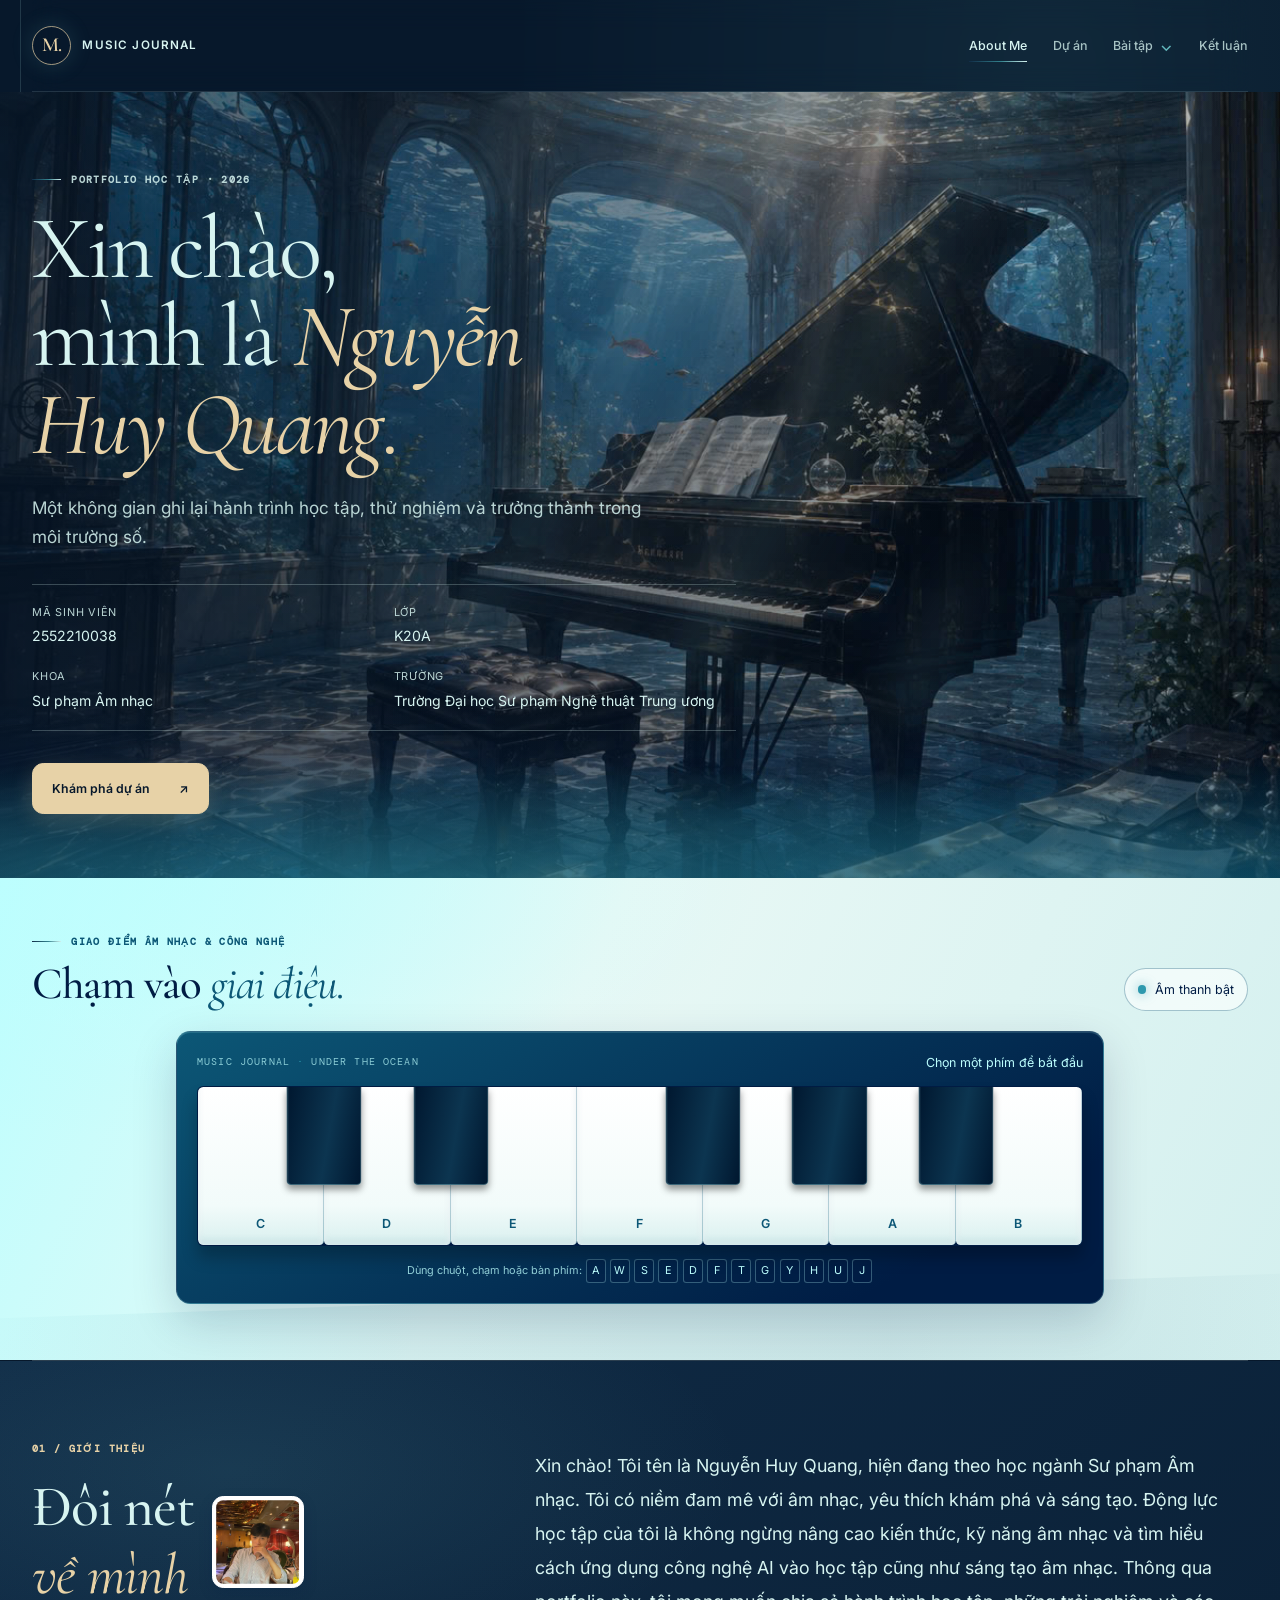
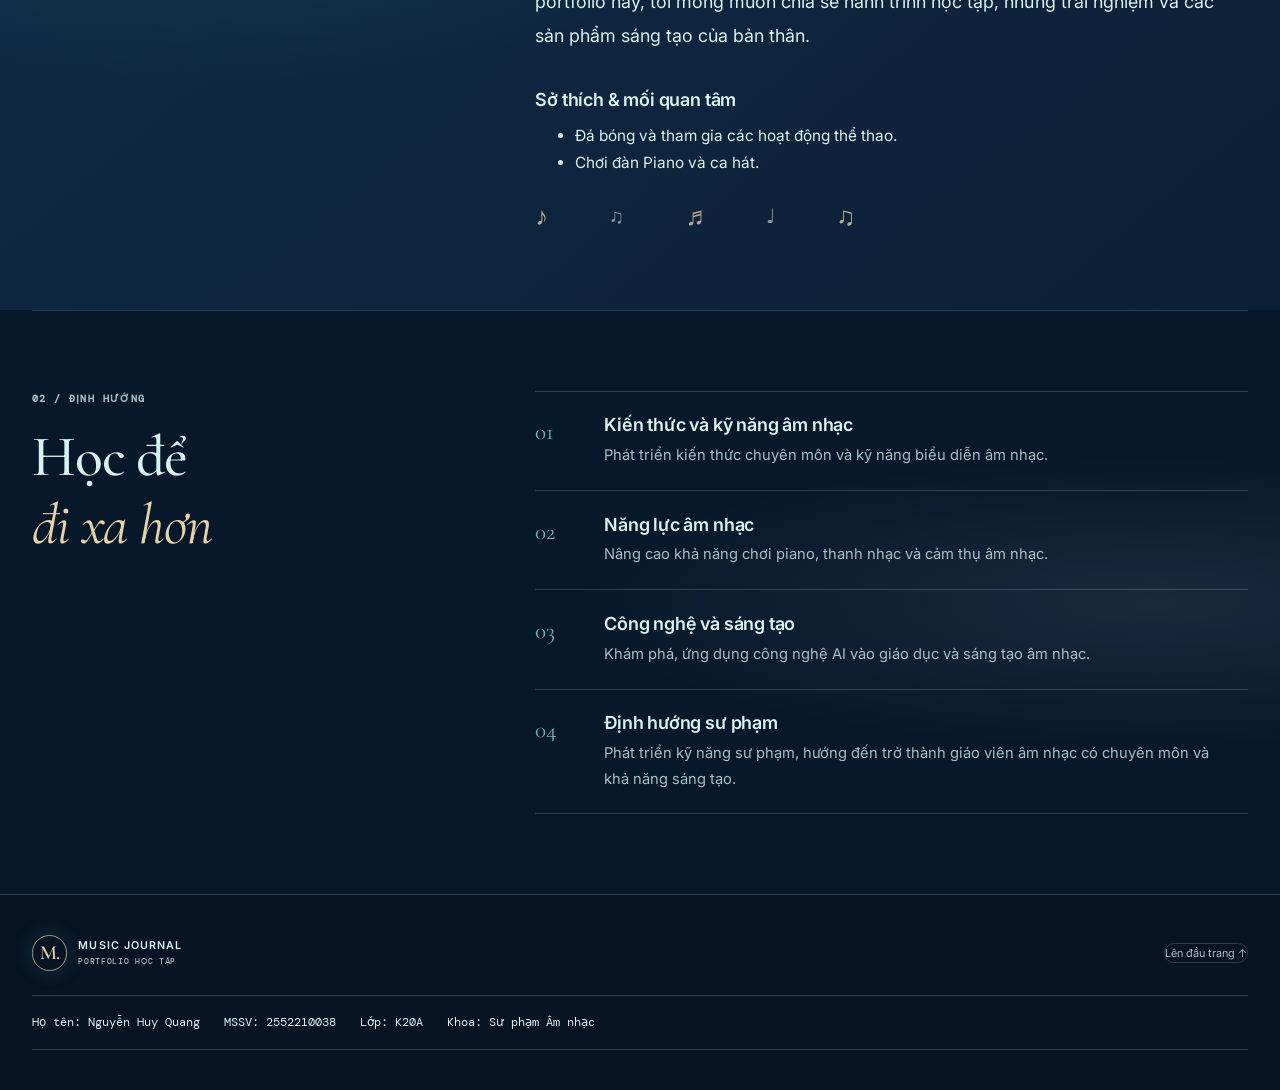
<file: index.html>
<!doctype html>
<html lang="vi">
<head>
  <meta charset="utf-8">
  <meta name="viewport" content="width=device-width, initial-scale=1">
  <meta name="description" content="Portfolio học tập cá nhân — học phần Nhập môn Công nghệ số và ứng dụng trí tuệ nhân tạo, INF2501.">
  <meta name="theme-color" content="#001C44">
  <title>About Me — Music Journal | INF2501</title>
  <link rel="icon" href="assets/images/favicon.svg" type="image/svg+xml">
  <link rel="stylesheet" href="assets/css/style.css">
  <script src="assets/js/main.js" defer></script>
</head>
<body>
  <a class="skip-link" href="#main">Bỏ qua điều hướng</a>
  <header class="site-header">
    <a class="wordmark" href="index.html" aria-label="Music Journal — trang About Me"><span class="wordmark__mark" aria-hidden="true">M.</span><span>MUSIC JOURNAL</span></a>
    <nav class="site-nav" id="primary-navigation" aria-label="Điều hướng chính">
      <a href="index.html" aria-current="page">About Me</a>
      <a href="projects.html">Dự án</a>
      <details class="nav-dropdown">
        <summary><span>Bài tập</span><span aria-hidden="true">⌄</span></summary>
        <ul class="nav-dropdown__list">
          <li><a href="projects/bai-tap-1.html">Bài tập 01</a></li><li><a href="projects/bai-tap-2.html">Bài tập 02</a></li>
          <li><a href="projects/bai-tap-3.html">Bài tập 03</a></li><li><a href="projects/bai-tap-4.html">Bài tập 04</a></li>
          <li><a href="projects/bai-tap-5.html">Bài tập 05</a></li><li><a href="projects/bai-tap-6.html">Bài tập 06</a></li>
        </ul>
      </details>
      <a href="conclusion.html">Kết luận</a>
    </nav>
    <button class="menu-toggle" type="button" aria-expanded="false" aria-controls="primary-navigation"><span class="menu-toggle__label">Mở menu</span><span class="menu-toggle__icon" aria-hidden="true"></span></button>
  </header>
  <main id="main">
    <section class="hero hero--piano" aria-labelledby="hero-title">
      <div class="hero-ocean" aria-hidden="true"></div>
      <div class="hero__copy">
        <p class="eyebrow"><span class="eyebrow__rule" aria-hidden="true"></span> PORTFOLIO HỌC TẬP · 2026</p>
        <h1 id="hero-title">Xin chào,<br>mình là <em>Nguyễn Huy Quang</em><span class="hero__period">.</span></h1>
        <p class="hero__intro">Một không gian ghi lại hành trình học tập, thử nghiệm và trưởng thành trong môi trường số.</p>
        <dl class="profile-facts">
          <div><dt>Mã sinh viên</dt><dd>2552210038</dd></div>
          <div><dt>Lớp</dt><dd>K20A</dd></div>
          <div><dt>Khoa</dt><dd>Sư phạm Âm nhạc</dd></div>
          <div><dt>Trường</dt><dd>Trường Đại học Sư phạm Nghệ thuật Trung ương</dd></div>
        </dl>
        <a class="button button--primary" href="projects.html">Khám phá dự án <span aria-hidden="true">↗</span></a>
      </div>
    </section>

    <section class="home-piano" aria-labelledby="home-piano-title">
      <div class="home-piano__inner page-shell">
        <div class="home-piano__heading">
          <div>
            <p class="eyebrow"><span class="eyebrow__rule" aria-hidden="true"></span> GIAO ĐIỂM ÂM NHẠC & CÔNG NGHỆ</p>
            <h2 id="home-piano-title">Chạm vào <em>giai điệu.</em></h2>
          </div>
          <button class="home-piano__sound-toggle" type="button" aria-pressed="true" aria-label="Tắt âm thanh">
            <span class="home-piano__sound-indicator" aria-hidden="true"></span>
            Âm thanh bật
          </button>
        </div>
        <div class="home-piano__instrument">
          <div class="home-piano__instrument-top">
            <p class="home-piano__brand">MUSIC JOURNAL <span>·</span> UNDER THE OCEAN</p>
            <output class="home-piano__note" aria-live="polite" aria-atomic="true">Chọn một phím để bắt đầu</output>
          </div>
          <div class="piano-keyboard" role="group" aria-label="Piano một quãng tám, từ C4 đến B4">
            <button class="piano-key piano-key--white" type="button" data-note="C4" data-midi="60" aria-label="Nốt C4"><span>C</span></button>
            <button class="piano-key piano-key--white" type="button" data-note="D4" data-midi="62" aria-label="Nốt D4"><span>D</span></button>
            <button class="piano-key piano-key--white" type="button" data-note="E4" data-midi="64" aria-label="Nốt E4"><span>E</span></button>
            <button class="piano-key piano-key--white" type="button" data-note="F4" data-midi="65" aria-label="Nốt F4"><span>F</span></button>
            <button class="piano-key piano-key--white" type="button" data-note="G4" data-midi="67" aria-label="Nốt G4"><span>G</span></button>
            <button class="piano-key piano-key--white" type="button" data-note="A4" data-midi="69" aria-label="Nốt A4"><span>A</span></button>
            <button class="piano-key piano-key--white" type="button" data-note="B4" data-midi="71" aria-label="Nốt B4"><span>B</span></button>
            <button class="piano-key piano-key--black piano-key--c-sharp" type="button" data-note="C♯4" data-midi="61" aria-label="Nốt C thăng 4"></button>
            <button class="piano-key piano-key--black piano-key--d-sharp" type="button" data-note="D♯4" data-midi="63" aria-label="Nốt D thăng 4"></button>
            <button class="piano-key piano-key--black piano-key--f-sharp" type="button" data-note="F♯4" data-midi="66" aria-label="Nốt F thăng 4"></button>
            <button class="piano-key piano-key--black piano-key--g-sharp" type="button" data-note="G♯4" data-midi="68" aria-label="Nốt G thăng 4"></button>
            <button class="piano-key piano-key--black piano-key--a-sharp" type="button" data-note="A♯4" data-midi="70" aria-label="Nốt A thăng 4"></button>
          </div>
          <p class="home-piano__hint">Dùng chuột, chạm hoặc bàn phím: <kbd>A</kbd> <kbd>W</kbd> <kbd>S</kbd> <kbd>E</kbd> <kbd>D</kbd> <kbd>F</kbd> <kbd>T</kbd> <kbd>G</kbd> <kbd>Y</kbd> <kbd>H</kbd> <kbd>U</kbd> <kbd>J</kbd></p>
        </div>
      </div>
    </section>

    <section class="intro-section page-shell section-rule" aria-labelledby="intro-title">
      <div class="section-heading">
        <p class="eyebrow">01 / GIỚI THIỆU</p>
        <div class="intro-section__title-row">
          <h2 id="intro-title">Đôi nét<br><em>về mình</em></h2>
          <img class="intro-section__sticker" src="assets/images/AVT/avt.jpg" alt="Chân dung Nguyễn Huy Quang">
        </div>
      </div>
      <div class="prose">
        <p>Xin chào! Tôi tên là Nguyễn Huy Quang, hiện đang theo học ngành Sư phạm Âm nhạc. Tôi có niềm đam mê với âm nhạc, yêu thích khám phá và sáng tạo. Động lực học tập của tôi là không ngừng nâng cao kiến thức, kỹ năng âm nhạc và tìm hiểu cách ứng dụng công nghệ AI vào học tập cũng như sáng tạo âm nhạc. Thông qua portfolio này, tôi mong muốn chia sẻ hành trình học tập, những trải nghiệm và các sản phẩm sáng tạo của bản thân.</p>
        <h3>Sở thích & mối quan tâm</h3>
        <ul>
          <li>Đá bóng và tham gia các hoạt động thể thao.</li>
          <li>Chơi đàn Piano và ca hát.</li>
        </ul>
        <div class="intro-music-motifs" aria-hidden="true">
          <span>♪</span><span>♫</span><span>♬</span><span>♩</span><span>♫</span>
        </div>
      </div>
    </section>

    <section class="goals-section page-shell section-rule" aria-labelledby="goals-title">
      <div class="section-heading"><p class="eyebrow">02 / ĐỊNH HƯỚNG</p><h2 id="goals-title">Học để<br><em>đi xa hơn</em></h2></div>
      <div class="goal-list">
        <article class="goal-item"><span class="goal-item__number">01</span><div><h3>Kiến thức và kỹ năng âm nhạc</h3><p>Phát triển kiến thức chuyên môn và kỹ năng biểu diễn âm nhạc.</p></div></article>
        <article class="goal-item"><span class="goal-item__number">02</span><div><h3>Năng lực âm nhạc</h3><p>Nâng cao khả năng chơi piano, thanh nhạc và cảm thụ âm nhạc.</p></div></article>
        <article class="goal-item"><span class="goal-item__number">03</span><div><h3>Công nghệ và sáng tạo</h3><p>Khám phá, ứng dụng công nghệ AI vào giáo dục và sáng tạo âm nhạc.</p></div></article>
        <article class="goal-item"><span class="goal-item__number">04</span><div><h3>Định hướng sư phạm</h3><p>Phát triển kỹ năng sư phạm, hướng đến trở thành giáo viên âm nhạc có chuyên môn và khả năng sáng tạo.</p></div></article>
      </div>
    </section>
  </main>
  <footer class="site-footer">
    <div class="site-footer__top"><a class="wordmark wordmark--footer" href="index.html"><span class="wordmark__mark" aria-hidden="true">M.</span><span>MUSIC JOURNAL<small>PORTFOLIO HỌC TẬP</small></span></a><a class="back-to-top" href="#main">Lên đầu trang ↑</a></div>
    <div class="site-footer__meta"><span>Họ tên: Nguyễn Huy Quang</span><span>MSSV: 2552210038</span><span>Lớp: K20A</span><span>Khoa: Sư phạm Âm nhạc</span></div>
  </footer>
</body>
</html>
</file>
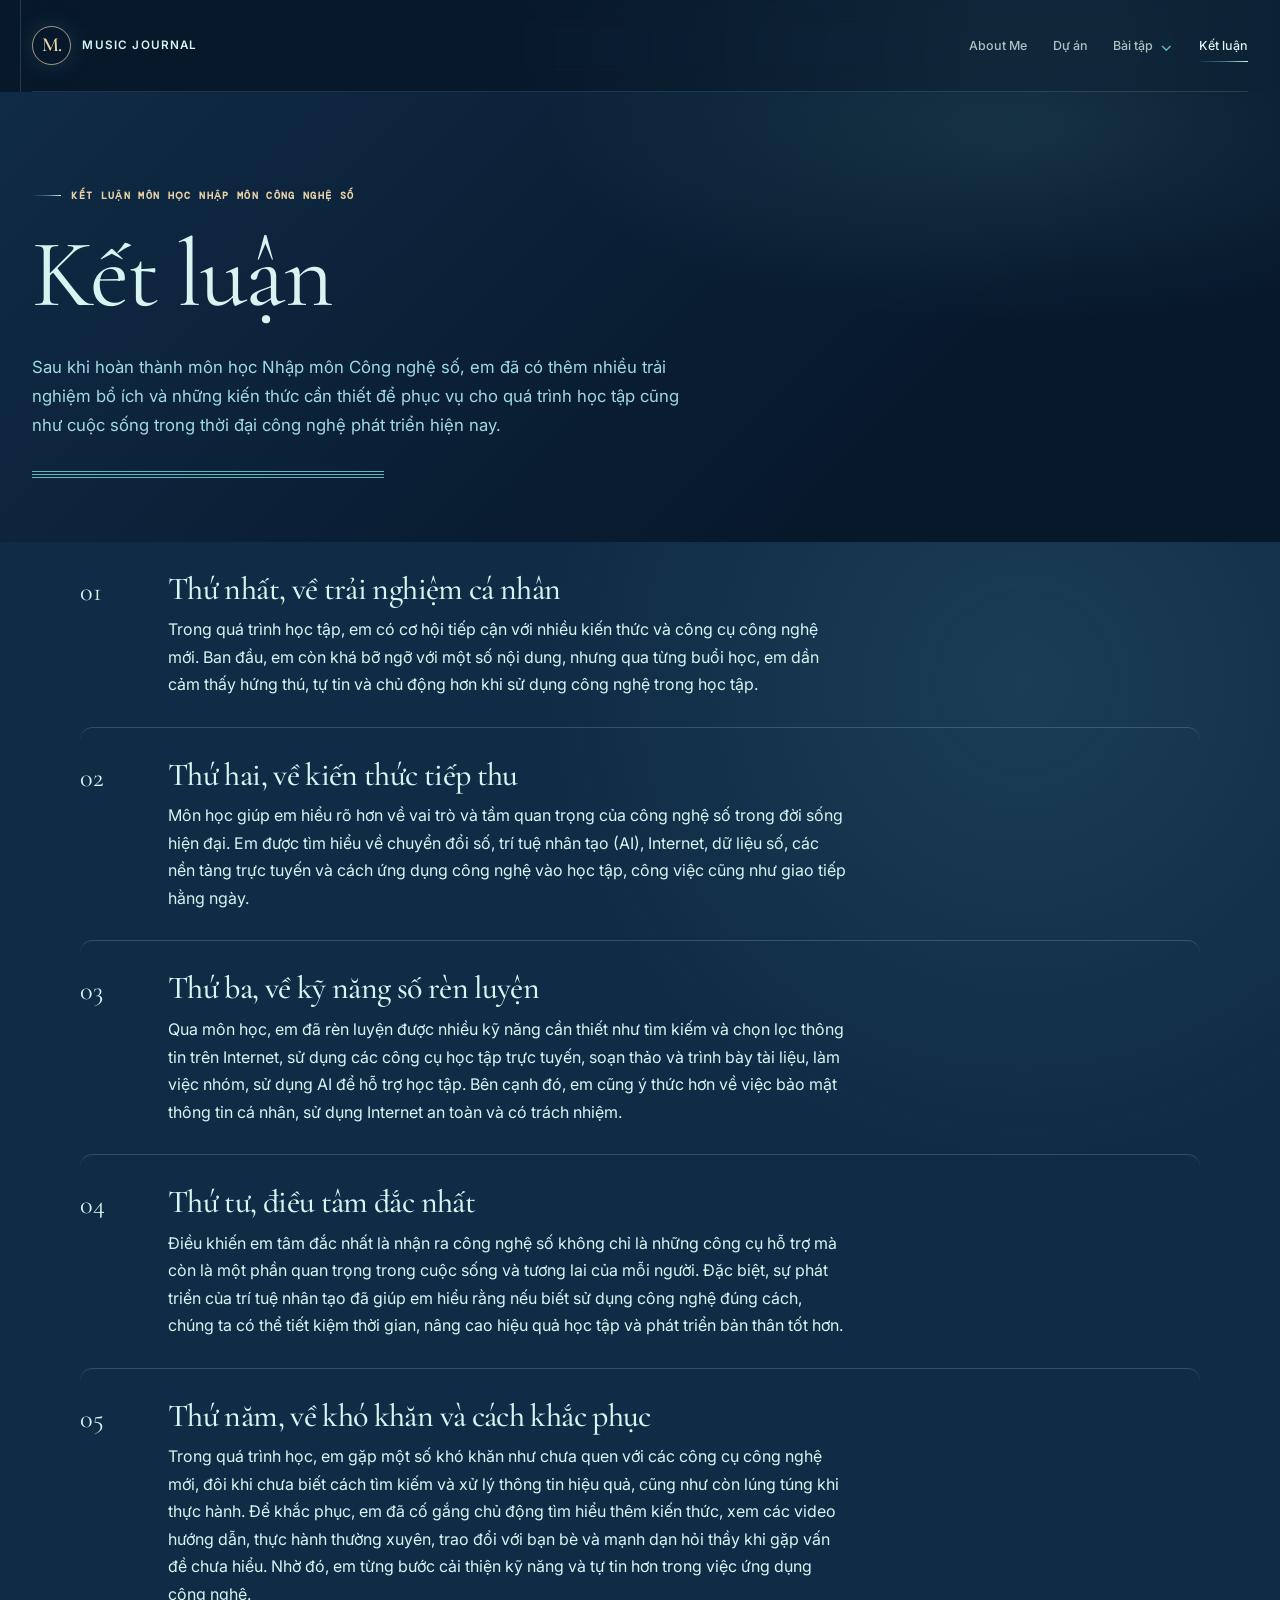
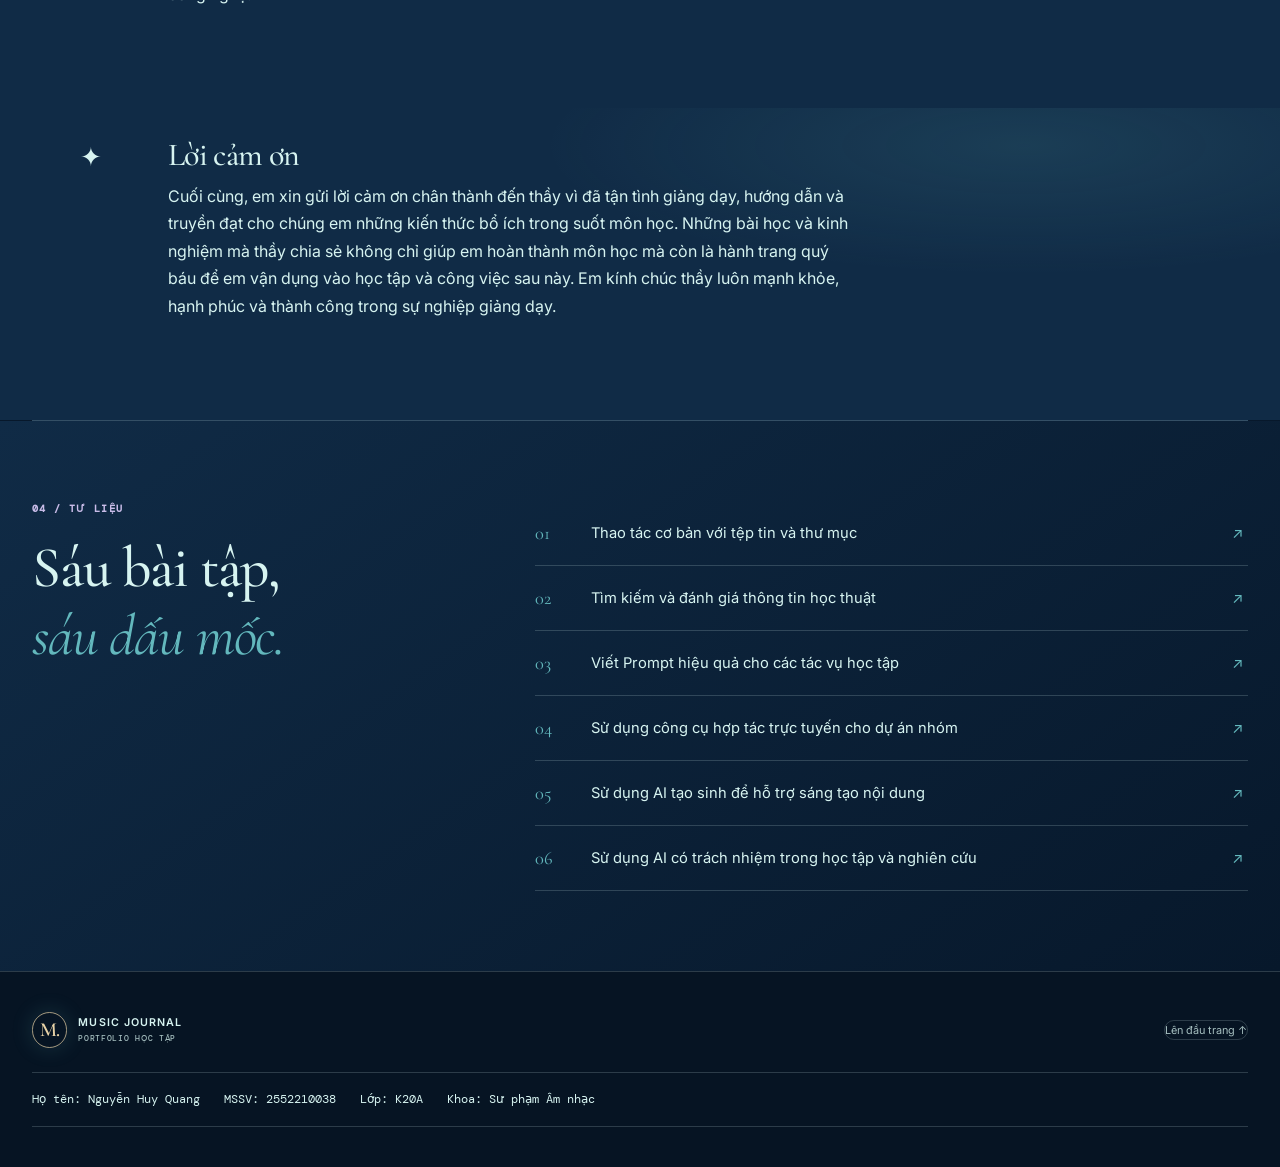
<file: conclusion.html>
<!doctype html>
<html lang="vi">
<head>
  <meta charset="utf-8">
  <meta name="viewport" content="width=device-width, initial-scale=1">
  <meta name="description" content="Tổng kết trải nghiệm học phần Nhập môn Công nghệ số và ứng dụng trí tuệ nhân tạo, INF2501.">
  <meta name="theme-color" content="#001C44">
  <title>Kết luận | Music Journal</title>
  <link rel="icon" href="assets/images/favicon.svg" type="image/svg+xml">
  <link rel="stylesheet" href="assets/css/style.css">
  <script src="assets/js/main.js" defer></script>
</head>
<body>
  <a class="skip-link" href="#main">Bỏ qua điều hướng</a>
  <header class="site-header">
    <a class="wordmark" href="index.html" aria-label="Music Journal — trang About Me"><span class="wordmark__mark" aria-hidden="true">M.</span><span>MUSIC JOURNAL</span></a>
    <nav class="site-nav" id="primary-navigation" aria-label="Điều hướng chính">
      <a href="index.html">About Me</a>
      <a href="projects.html">Dự án</a>
      <details class="nav-dropdown">
        <summary><span>Bài tập</span><span aria-hidden="true">⌄</span></summary>
        <ul class="nav-dropdown__list">
          <li><a href="projects/bai-tap-1.html">Bài tập 01</a></li><li><a href="projects/bai-tap-2.html">Bài tập 02</a></li>
          <li><a href="projects/bai-tap-3.html">Bài tập 03</a></li><li><a href="projects/bai-tap-4.html">Bài tập 04</a></li>
          <li><a href="projects/bai-tap-5.html">Bài tập 05</a></li><li><a href="projects/bai-tap-6.html">Bài tập 06</a></li>
        </ul>
      </details>
      <a href="conclusion.html" aria-current="page">Kết luận</a>
    </nav>
    <button class="menu-toggle" type="button" aria-expanded="false" aria-controls="primary-navigation"><span class="menu-toggle__label">Mở menu</span><span class="menu-toggle__icon" aria-hidden="true"></span></button>
  </header>
  <main id="main">
    <section class="page-hero page-shell">
      <p class="eyebrow"><span class="eyebrow__rule" aria-hidden="true"></span> KẾT LUẬN MÔN HỌC NHẬP MÔN CÔNG NGHỆ SỐ</p>
      <h1>Kết luận</h1>
      <p class="page-hero__lead">Sau khi hoàn thành môn học Nhập môn Công nghệ số, em đã có thêm nhiều trải nghiệm bổ ích và những kiến thức cần thiết để phục vụ cho quá trình học tập cũng như cuộc sống trong thời đại công nghệ phát triển hiện nay.</p>
    </section>
    <section class="reflection-list page-shell" aria-label="Các nội dung tổng kết">
      <article class="reflection-item"><span class="reflection-item__number">01</span><div><h2>Thứ nhất, về trải nghiệm cá nhân</h2><p>Trong quá trình học tập, em có cơ hội tiếp cận với nhiều kiến thức và công cụ công nghệ mới. Ban đầu, em còn khá bỡ ngỡ với một số nội dung, nhưng qua từng buổi học, em dần cảm thấy hứng thú, tự tin và chủ động hơn khi sử dụng công nghệ trong học tập.</p></div></article>
      <article class="reflection-item"><span class="reflection-item__number">02</span><div><h2>Thứ hai, về kiến thức tiếp thu</h2><p>Môn học giúp em hiểu rõ hơn về vai trò và tầm quan trọng của công nghệ số trong đời sống hiện đại. Em được tìm hiểu về chuyển đổi số, trí tuệ nhân tạo (AI), Internet, dữ liệu số, các nền tảng trực tuyến và cách ứng dụng công nghệ vào học tập, công việc cũng như giao tiếp hằng ngày.</p></div></article>
      <article class="reflection-item"><span class="reflection-item__number">03</span><div><h2>Thứ ba, về kỹ năng số rèn luyện</h2><p>Qua môn học, em đã rèn luyện được nhiều kỹ năng cần thiết như tìm kiếm và chọn lọc thông tin trên Internet, sử dụng các công cụ học tập trực tuyến, soạn thảo và trình bày tài liệu, làm việc nhóm, sử dụng AI để hỗ trợ học tập. Bên cạnh đó, em cũng ý thức hơn về việc bảo mật thông tin cá nhân, sử dụng Internet an toàn và có trách nhiệm.</p></div></article>
      <article class="reflection-item"><span class="reflection-item__number">04</span><div><h2>Thứ tư, điều tâm đắc nhất</h2><p>Điều khiến em tâm đắc nhất là nhận ra công nghệ số không chỉ là những công cụ hỗ trợ mà còn là một phần quan trọng trong cuộc sống và tương lai của mỗi người. Đặc biệt, sự phát triển của trí tuệ nhân tạo đã giúp em hiểu rằng nếu biết sử dụng công nghệ đúng cách, chúng ta có thể tiết kiệm thời gian, nâng cao hiệu quả học tập và phát triển bản thân tốt hơn.</p></div></article>
      <article class="reflection-item"><span class="reflection-item__number">05</span><div><h2>Thứ năm, về khó khăn và cách khắc phục</h2><p>Trong quá trình học, em gặp một số khó khăn như chưa quen với các công cụ công nghệ mới, đôi khi chưa biết cách tìm kiếm và xử lý thông tin hiệu quả, cũng như còn lúng túng khi thực hành. Để khắc phục, em đã cố gắng chủ động tìm hiểu thêm kiến thức, xem các video hướng dẫn, thực hành thường xuyên, trao đổi với bạn bè và mạnh dạn hỏi thầy khi gặp vấn đề chưa hiểu. Nhờ đó, em từng bước cải thiện kỹ năng và tự tin hơn trong việc ứng dụng công nghệ.</p></div></article>
    </section>
    <section class="reflection-list page-shell" aria-label="Lời cảm ơn">
      <article class="reflection-item">
        <span class="reflection-item__number" aria-hidden="true">✦</span>
        <div>
          <h2>Lời cảm ơn</h2>
          <p>Cuối cùng, em xin gửi lời cảm ơn chân thành đến thầy vì đã tận tình giảng dạy, hướng dẫn và truyền đạt cho chúng em những kiến thức bổ ích trong suốt môn học. Những bài học và kinh nghiệm mà thầy chia sẻ không chỉ giúp em hoàn thành môn học mà còn là hành trang quý báu để em vận dụng vào học tập và công việc sau này. Em kính chúc thầy luôn mạnh khỏe, hạnh phúc và thành công trong sự nghiệp giảng dạy.</p>
        </div>
      </article>
    </section>
    <section class="related-work page-shell section-rule" aria-labelledby="related-title">
      <div class="section-heading"><p class="eyebrow">04 / TƯ LIỆU</p><h2 id="related-title">Sáu bài tập,<br><em>sáu dấu mốc.</em></h2></div>
      <ol class="related-list">
        <li><a href="projects/bai-tap-1.html"><span>01</span> Thao tác cơ bản với tệp tin và thư mục <span aria-hidden="true">↗</span></a></li>
        <li><a href="projects/bai-tap-2.html"><span>02</span> Tìm kiếm và đánh giá thông tin học thuật <span aria-hidden="true">↗</span></a></li>
        <li><a href="projects/bai-tap-3.html"><span>03</span> Viết Prompt hiệu quả cho các tác vụ học tập <span aria-hidden="true">↗</span></a></li>
        <li><a href="projects/bai-tap-4.html"><span>04</span> Sử dụng công cụ hợp tác trực tuyến cho dự án nhóm <span aria-hidden="true">↗</span></a></li>
        <li><a href="projects/bai-tap-5.html"><span>05</span> Sử dụng AI tạo sinh để hỗ trợ sáng tạo nội dung <span aria-hidden="true">↗</span></a></li>
        <li><a href="projects/bai-tap-6.html"><span>06</span> Sử dụng AI có trách nhiệm trong học tập và nghiên cứu <span aria-hidden="true">↗</span></a></li>
      </ol>
    </section>
  </main>
  <footer class="site-footer">
    <div class="site-footer__top"><a class="wordmark wordmark--footer" href="index.html"><span class="wordmark__mark" aria-hidden="true">M.</span><span>MUSIC JOURNAL<small>PORTFOLIO HỌC TẬP</small></span></a><a class="back-to-top" href="#main">Lên đầu trang ↑</a></div>
    <div class="site-footer__meta"><span>Họ tên: Nguyễn Huy Quang</span><span>MSSV: 2552210038</span><span>Lớp: K20A</span><span>Khoa: Sư phạm Âm nhạc</span></div>
  </footer>
</body>
</html>
</file>
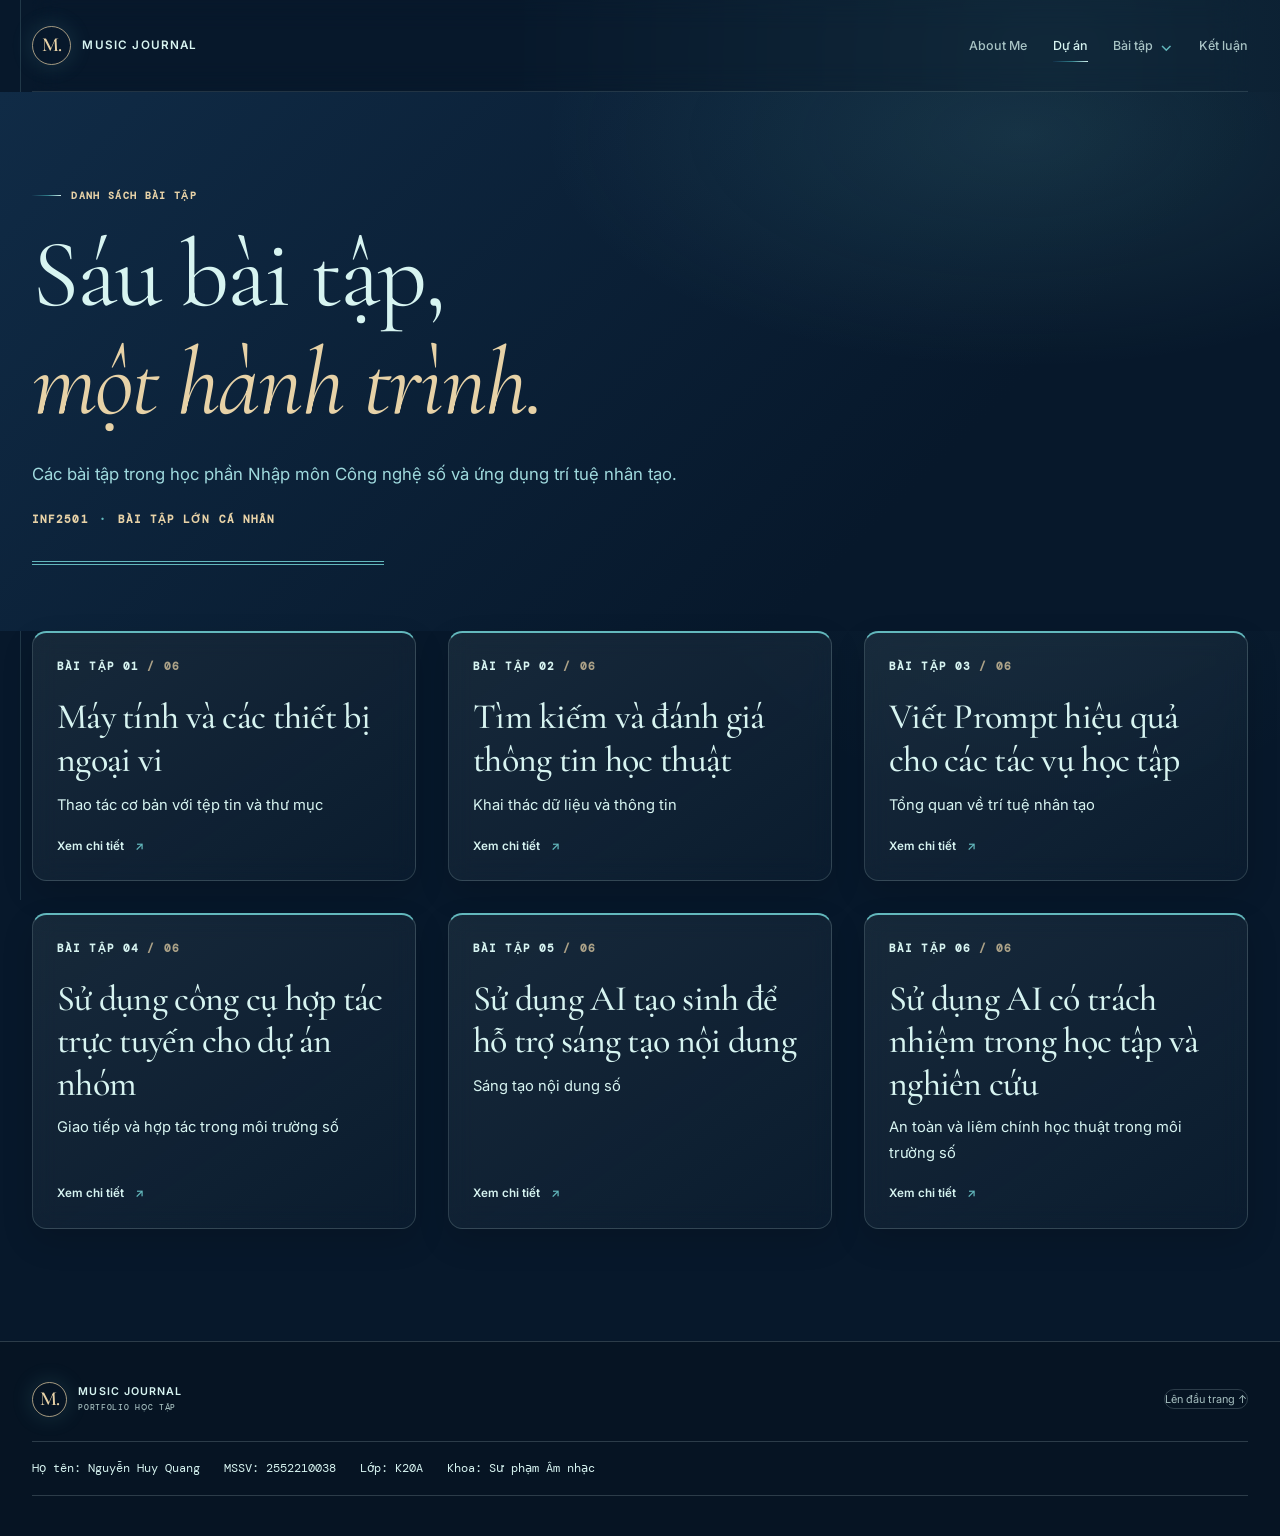
<file: projects.html>
<!doctype html>
<html lang="vi">
<head>
  <meta charset="utf-8">
  <meta name="viewport" content="width=device-width, initial-scale=1">
  <meta name="description" content="Tổng quan sáu bài tập học phần INF2501 — Nhập môn Công nghệ số và ứng dụng trí tuệ nhân tạo.">
  <meta name="theme-color" content="#001C44">
  <title>Dự án — Music Journal | INF2501</title>
  <link rel="icon" href="assets/images/favicon.svg" type="image/svg+xml">
  <link rel="stylesheet" href="assets/css/style.css">
  <script src="assets/js/main.js" defer></script>
</head>
<body>
  <a class="skip-link" href="#main">Bỏ qua điều hướng</a>
  <header class="site-header">
    <a class="wordmark" href="index.html" aria-label="Music Journal — trang About Me"><span class="wordmark__mark" aria-hidden="true">M.</span><span>MUSIC JOURNAL</span></a>
    <nav class="site-nav" id="primary-navigation" aria-label="Điều hướng chính">
      <a href="index.html">About Me</a>
      <a href="projects.html" aria-current="page">Dự án</a>
      <details class="nav-dropdown" open>
        <summary><span>Bài tập</span><span aria-hidden="true">⌄</span></summary>
        <ul class="nav-dropdown__list">
          <li><a href="projects/bai-tap-1.html">Bài tập 01</a></li><li><a href="projects/bai-tap-2.html">Bài tập 02</a></li>
          <li><a href="projects/bai-tap-3.html">Bài tập 03</a></li><li><a href="projects/bai-tap-4.html">Bài tập 04</a></li>
          <li><a href="projects/bai-tap-5.html">Bài tập 05</a></li><li><a href="projects/bai-tap-6.html">Bài tập 06</a></li>
        </ul>
      </details>
      <a href="conclusion.html">Kết luận</a>
    </nav>
    <button class="menu-toggle" type="button" aria-expanded="false" aria-controls="primary-navigation"><span class="menu-toggle__label">Mở menu</span><span class="menu-toggle__icon" aria-hidden="true"></span></button>
  </header>
  <main id="main">
    <section class="page-hero page-shell">
      <p class="eyebrow"><span class="eyebrow__rule" aria-hidden="true"></span> DANH SÁCH BÀI TẬP</p>
      <h1>Sáu bài tập,<br><em>một hành trình.</em></h1>
      <p class="page-hero__lead">Các bài tập trong học phần Nhập môn Công nghệ số và ứng dụng trí tuệ nhân tạo.</p>
      <p class="page-hero__note">INF2501 <span>·</span> Bài tập lớn cá nhân</p>
    </section>
    <section class="project-grid page-shell" aria-label="Danh sách sáu bài tập">
      <article class="project-card">
        <p class="project-card__number">Bài tập 01 <span>/ 06</span></p>
        <div class="project-card__body"><h2>Máy tính và các thiết bị ngoại vi</h2><p>Thao tác cơ bản với tệp tin và thư mục</p><a class="text-link" href="projects/bai-tap-1.html">Xem chi tiết <span aria-hidden="true">↗</span></a></div>
      </article>
      <article class="project-card">
        <p class="project-card__number">Bài tập 02 <span>/ 06</span></p>
        <div class="project-card__body"><h2>Tìm kiếm và đánh giá thông tin học thuật</h2><p>Khai thác dữ liệu và thông tin</p><a class="text-link" href="projects/bai-tap-2.html">Xem chi tiết <span aria-hidden="true">↗</span></a></div>
      </article>
      <article class="project-card">
        <p class="project-card__number">Bài tập 03 <span>/ 06</span></p>
        <div class="project-card__body"><h2>Viết Prompt hiệu quả cho các tác vụ học tập</h2><p>Tổng quan về trí tuệ nhân tạo</p><a class="text-link" href="projects/bai-tap-3.html">Xem chi tiết <span aria-hidden="true">↗</span></a></div>
      </article>
      <article class="project-card">
        <p class="project-card__number">Bài tập 04 <span>/ 06</span></p>
        <div class="project-card__body"><h2>Sử dụng công cụ hợp tác trực tuyến cho dự án nhóm</h2><p>Giao tiếp và hợp tác trong môi trường số</p><a class="text-link" href="projects/bai-tap-4.html">Xem chi tiết <span aria-hidden="true">↗</span></a></div>
      </article>
      <article class="project-card">
        <p class="project-card__number">Bài tập 05 <span>/ 06</span></p>
        <div class="project-card__body"><h2>Sử dụng AI tạo sinh để hỗ trợ sáng tạo nội dung</h2><p>Sáng tạo nội dung số</p><a class="text-link" href="projects/bai-tap-5.html">Xem chi tiết <span aria-hidden="true">↗</span></a></div>
      </article>
      <article class="project-card">
        <p class="project-card__number">Bài tập 06 <span>/ 06</span></p>
        <div class="project-card__body"><h2>Sử dụng AI có trách nhiệm trong học tập và nghiên cứu</h2><p>An toàn và liêm chính học thuật trong môi trường số</p><a class="text-link" href="projects/bai-tap-6.html">Xem chi tiết <span aria-hidden="true">↗</span></a></div>
      </article>
    </section>
  </main>
  <footer class="site-footer">
    <div class="site-footer__top"><a class="wordmark wordmark--footer" href="index.html"><span class="wordmark__mark" aria-hidden="true">M.</span><span>MUSIC JOURNAL<small>PORTFOLIO HỌC TẬP</small></span></a><a class="back-to-top" href="#main">Lên đầu trang ↑</a></div>
    <div class="site-footer__meta"><span>Họ tên: Nguyễn Huy Quang</span><span>MSSV: 2552210038</span><span>Lớp: K20A</span><span>Khoa: Sư phạm Âm nhạc</span></div>
  </footer>
</body>
</html>
</file>
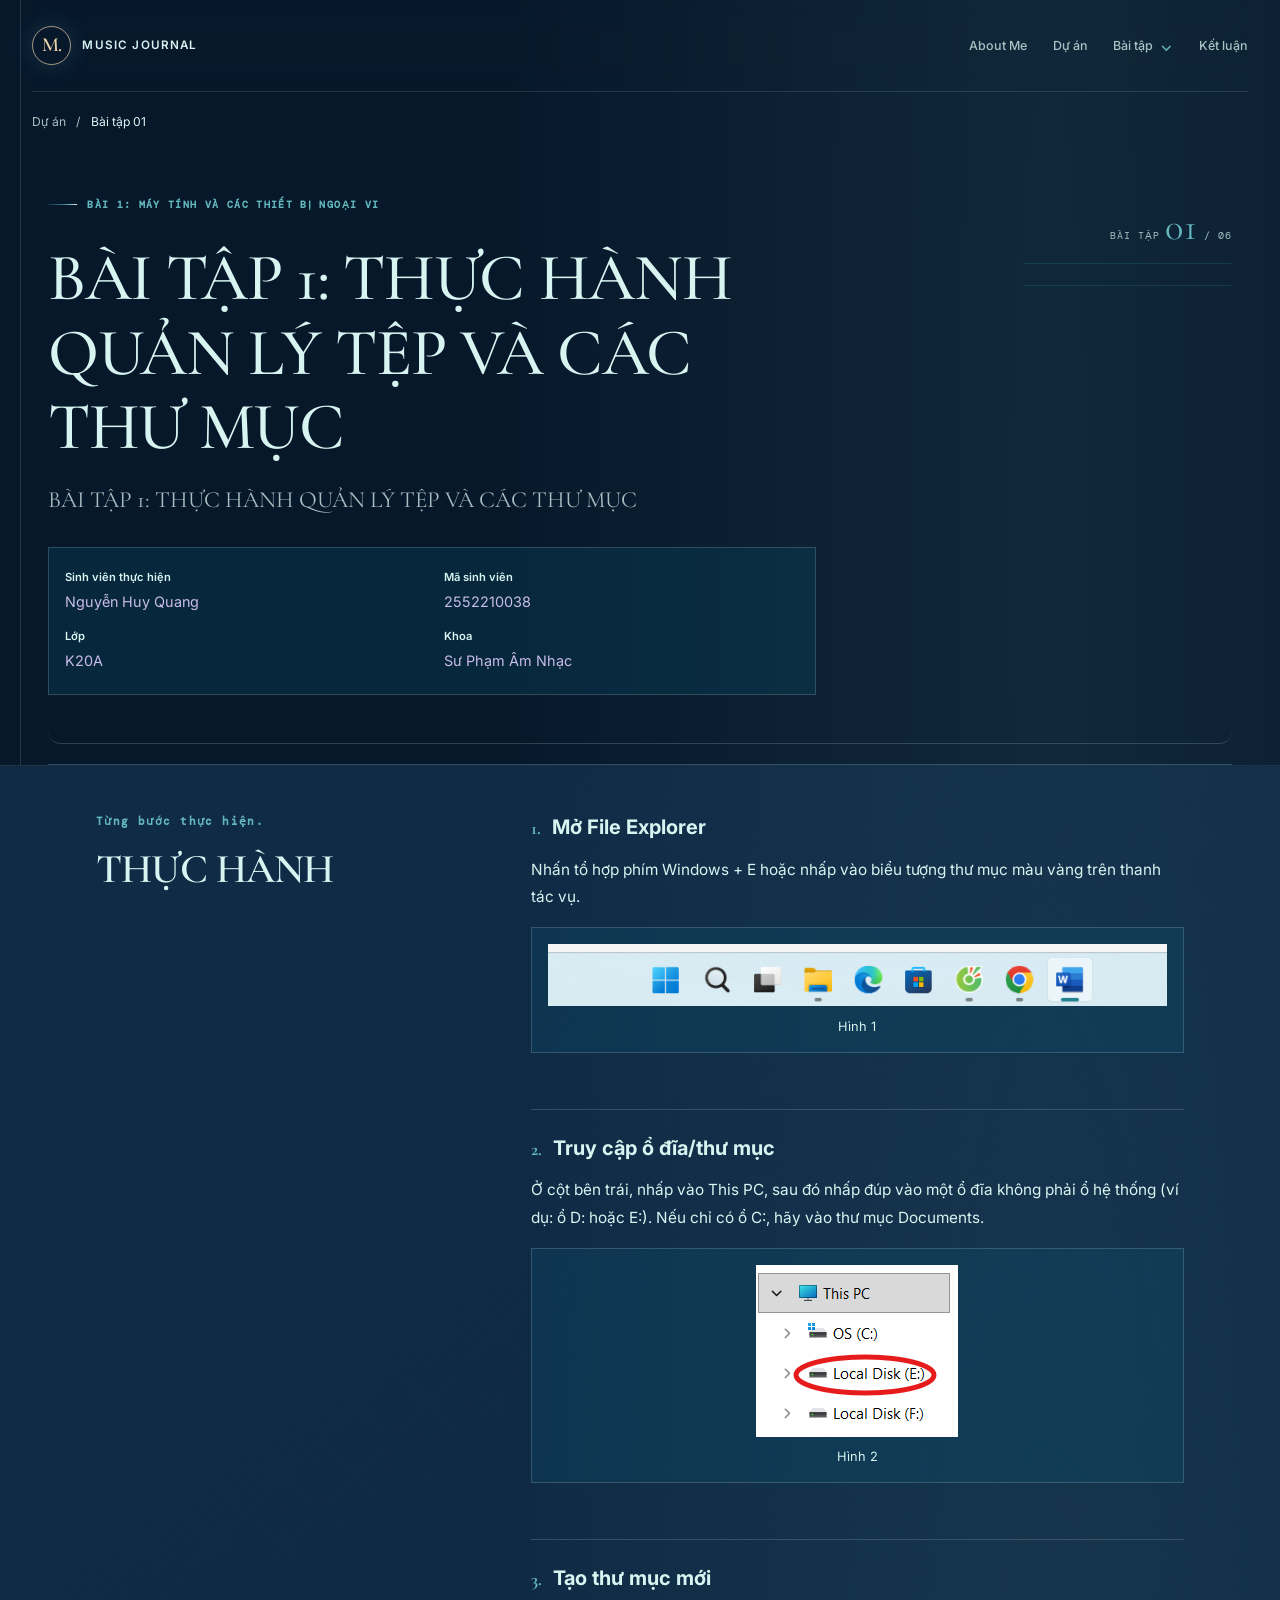
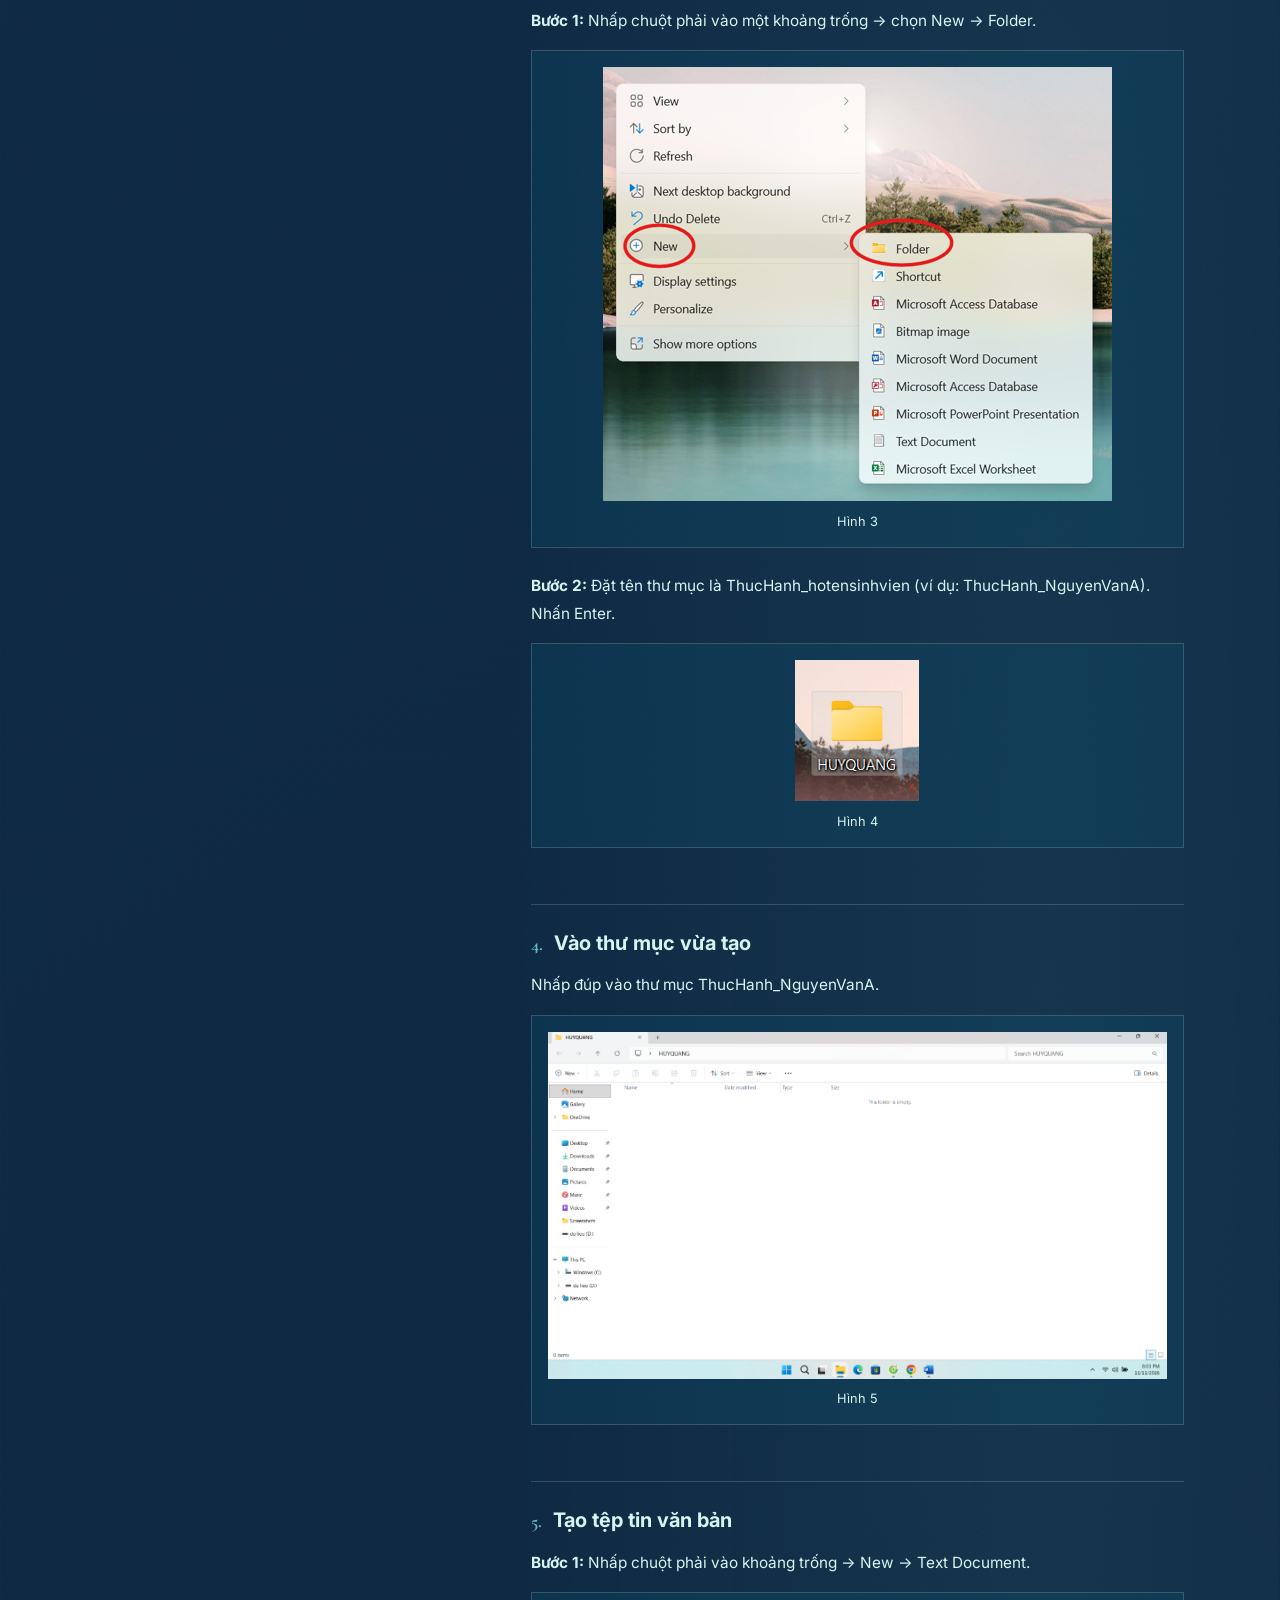
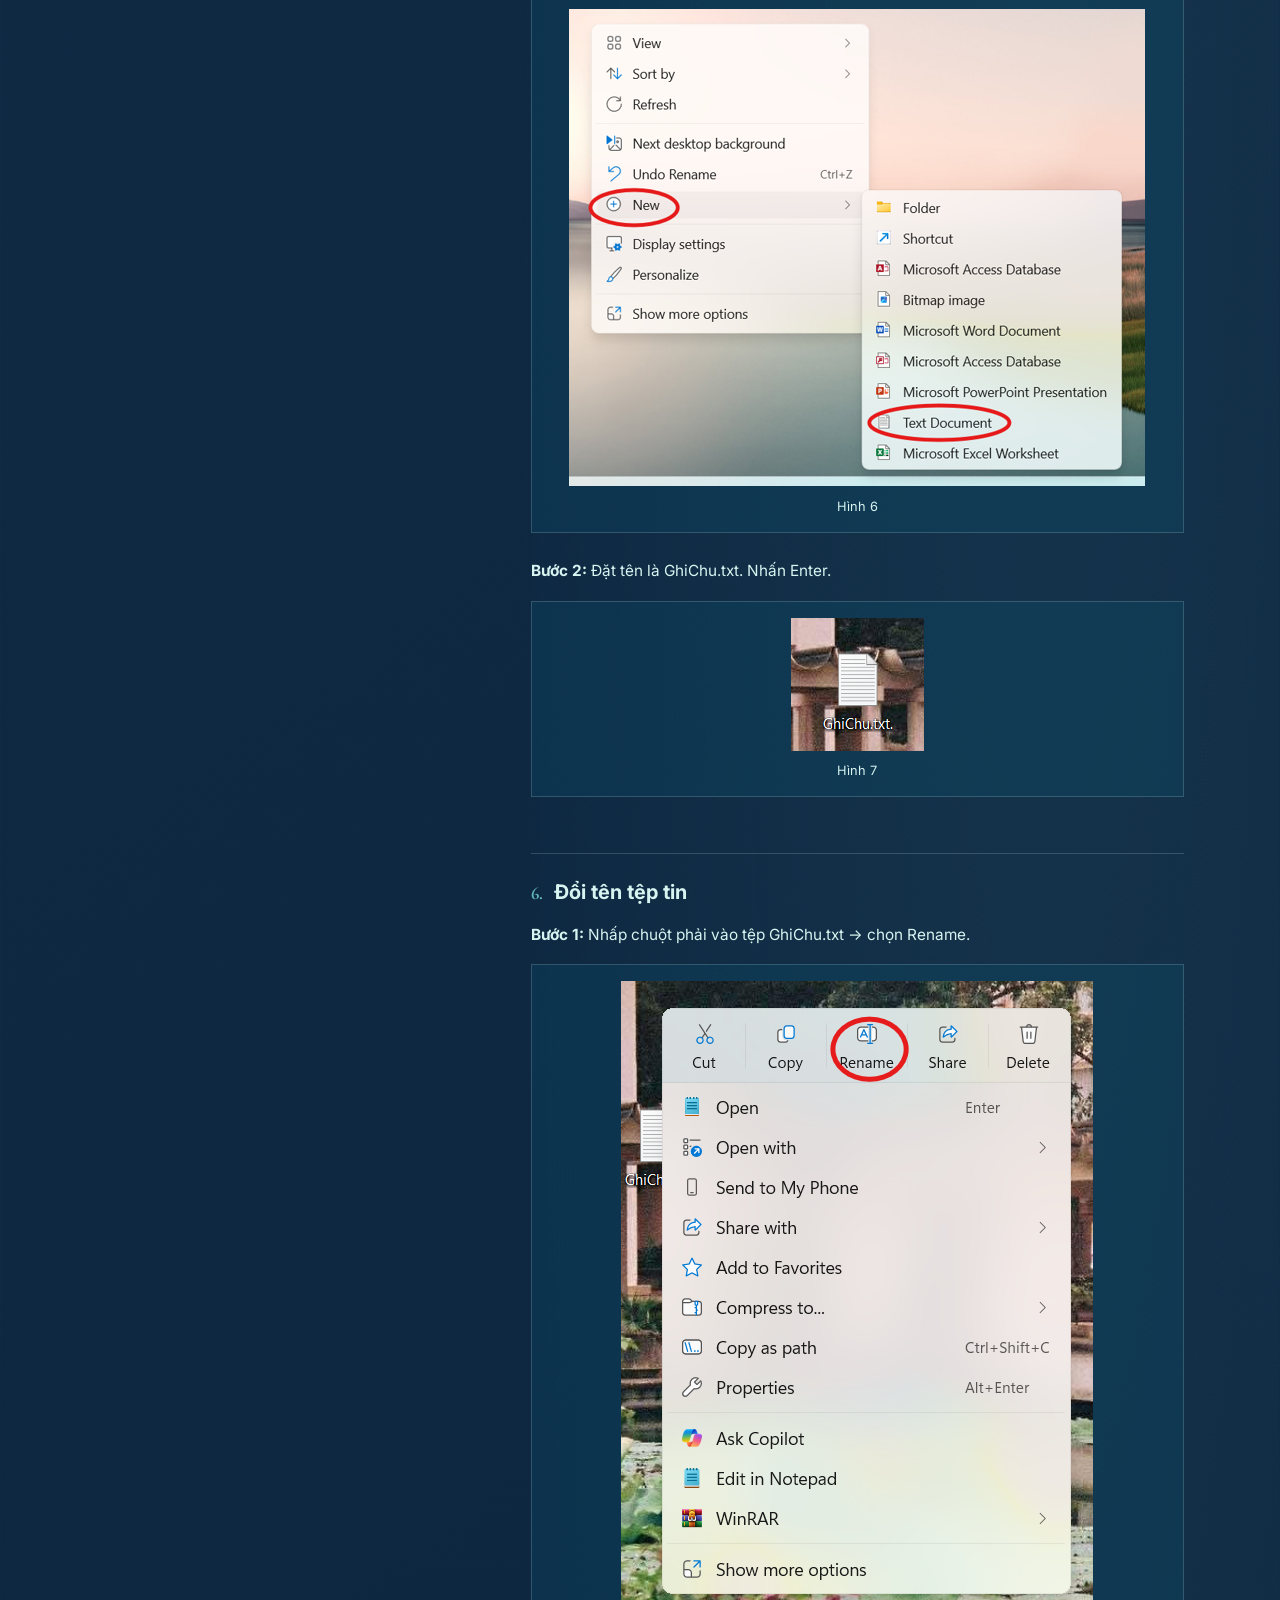
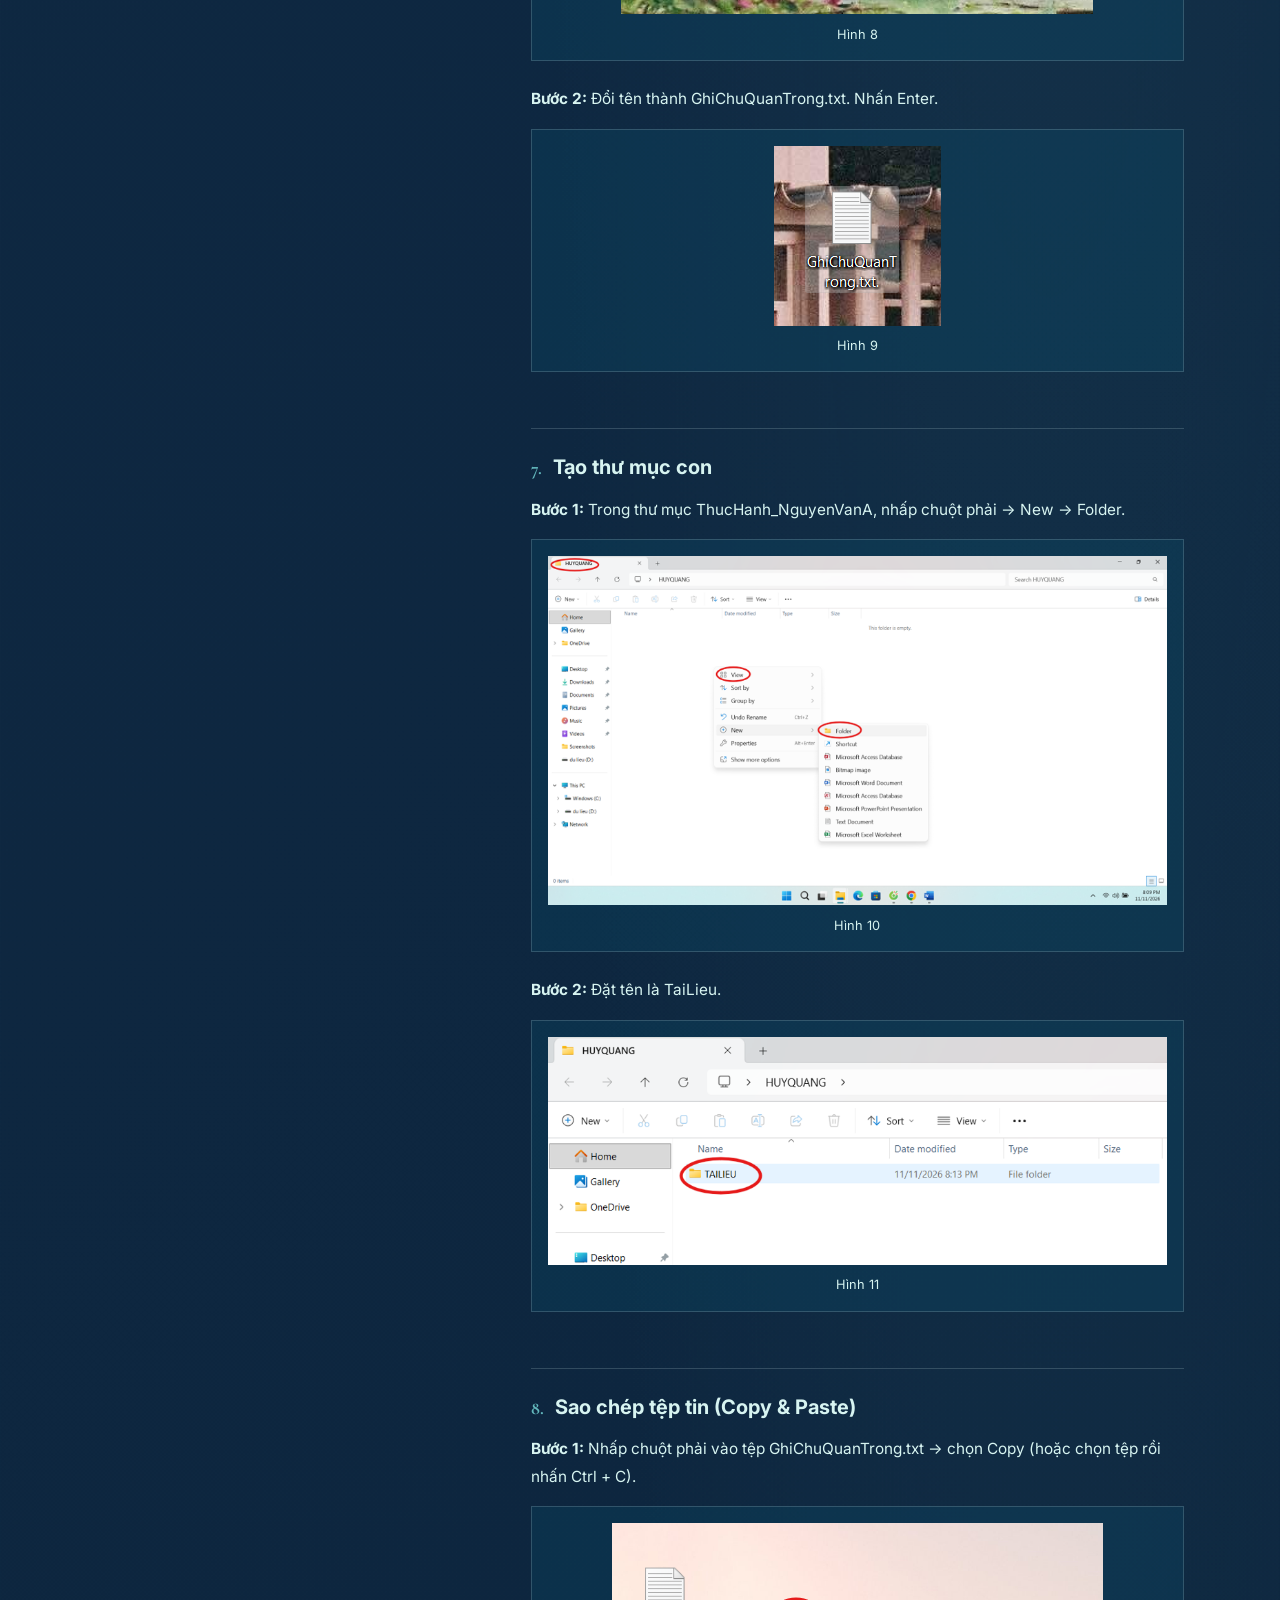
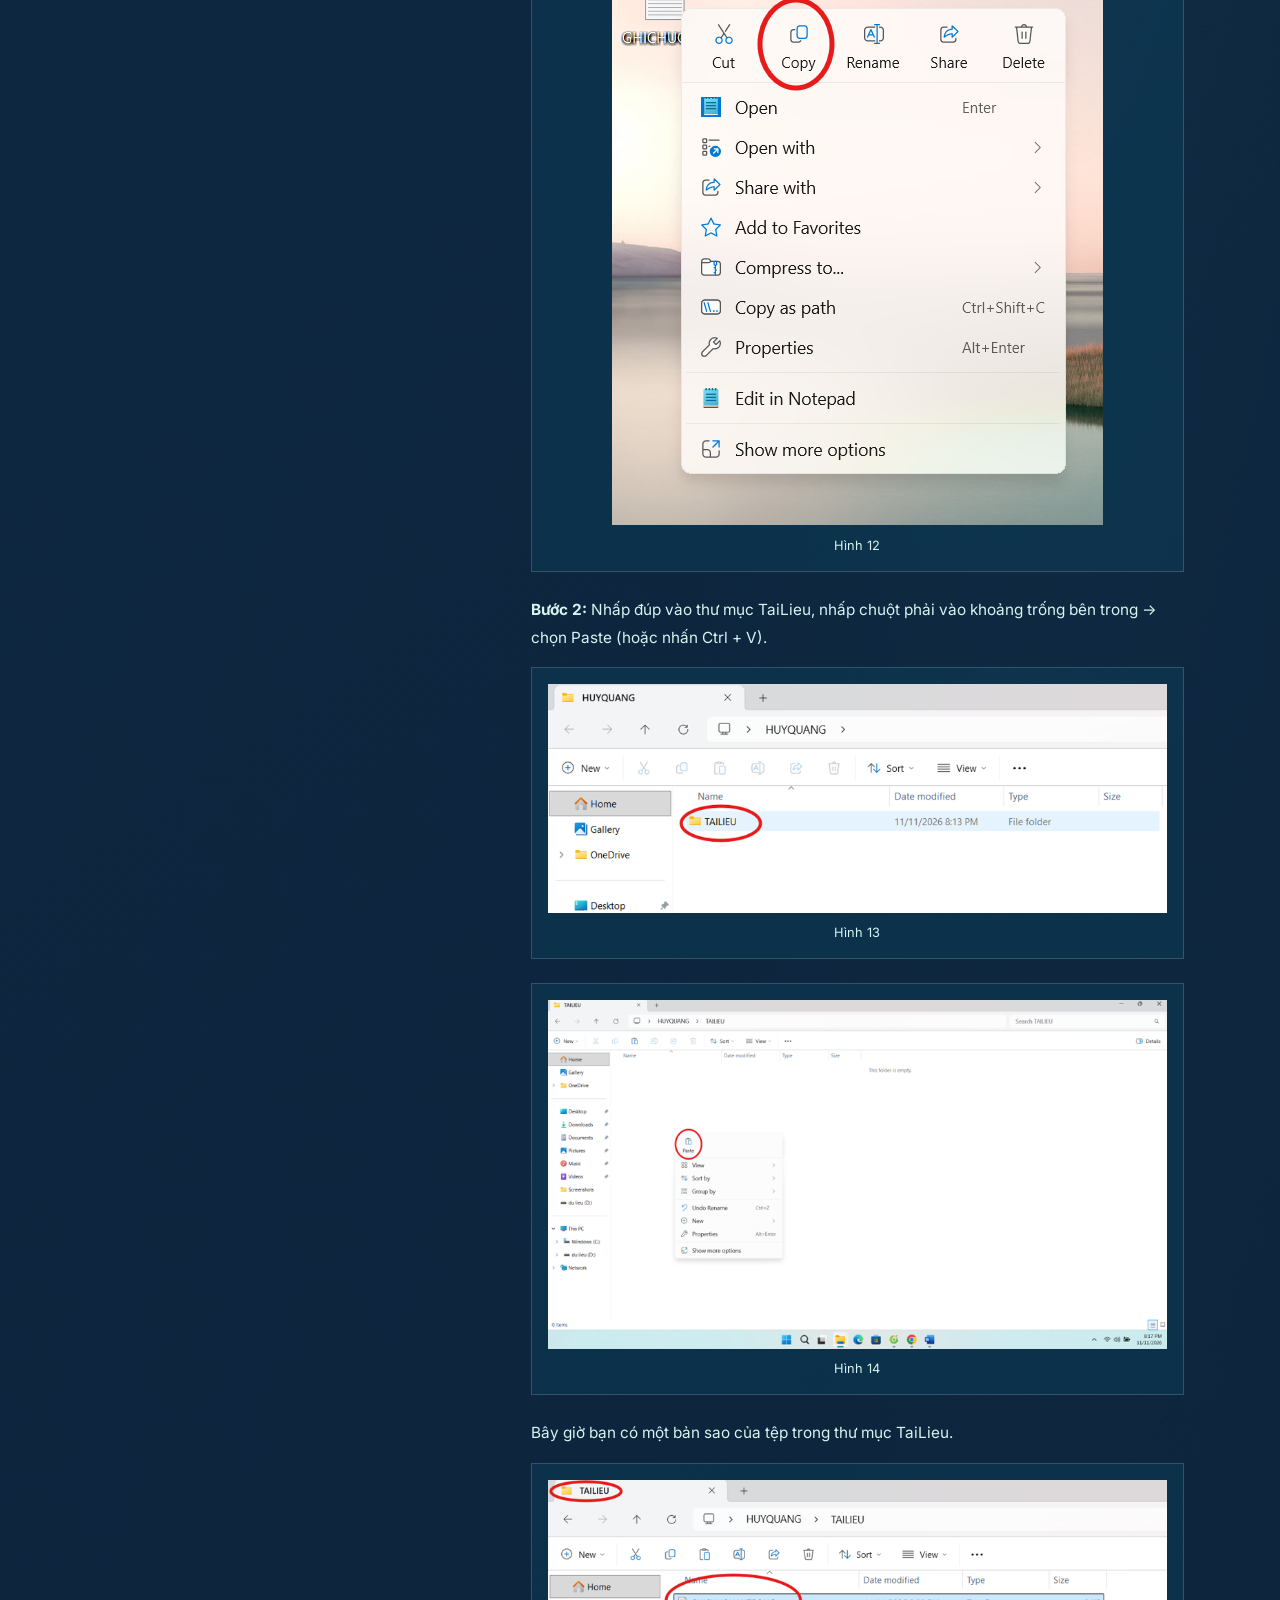
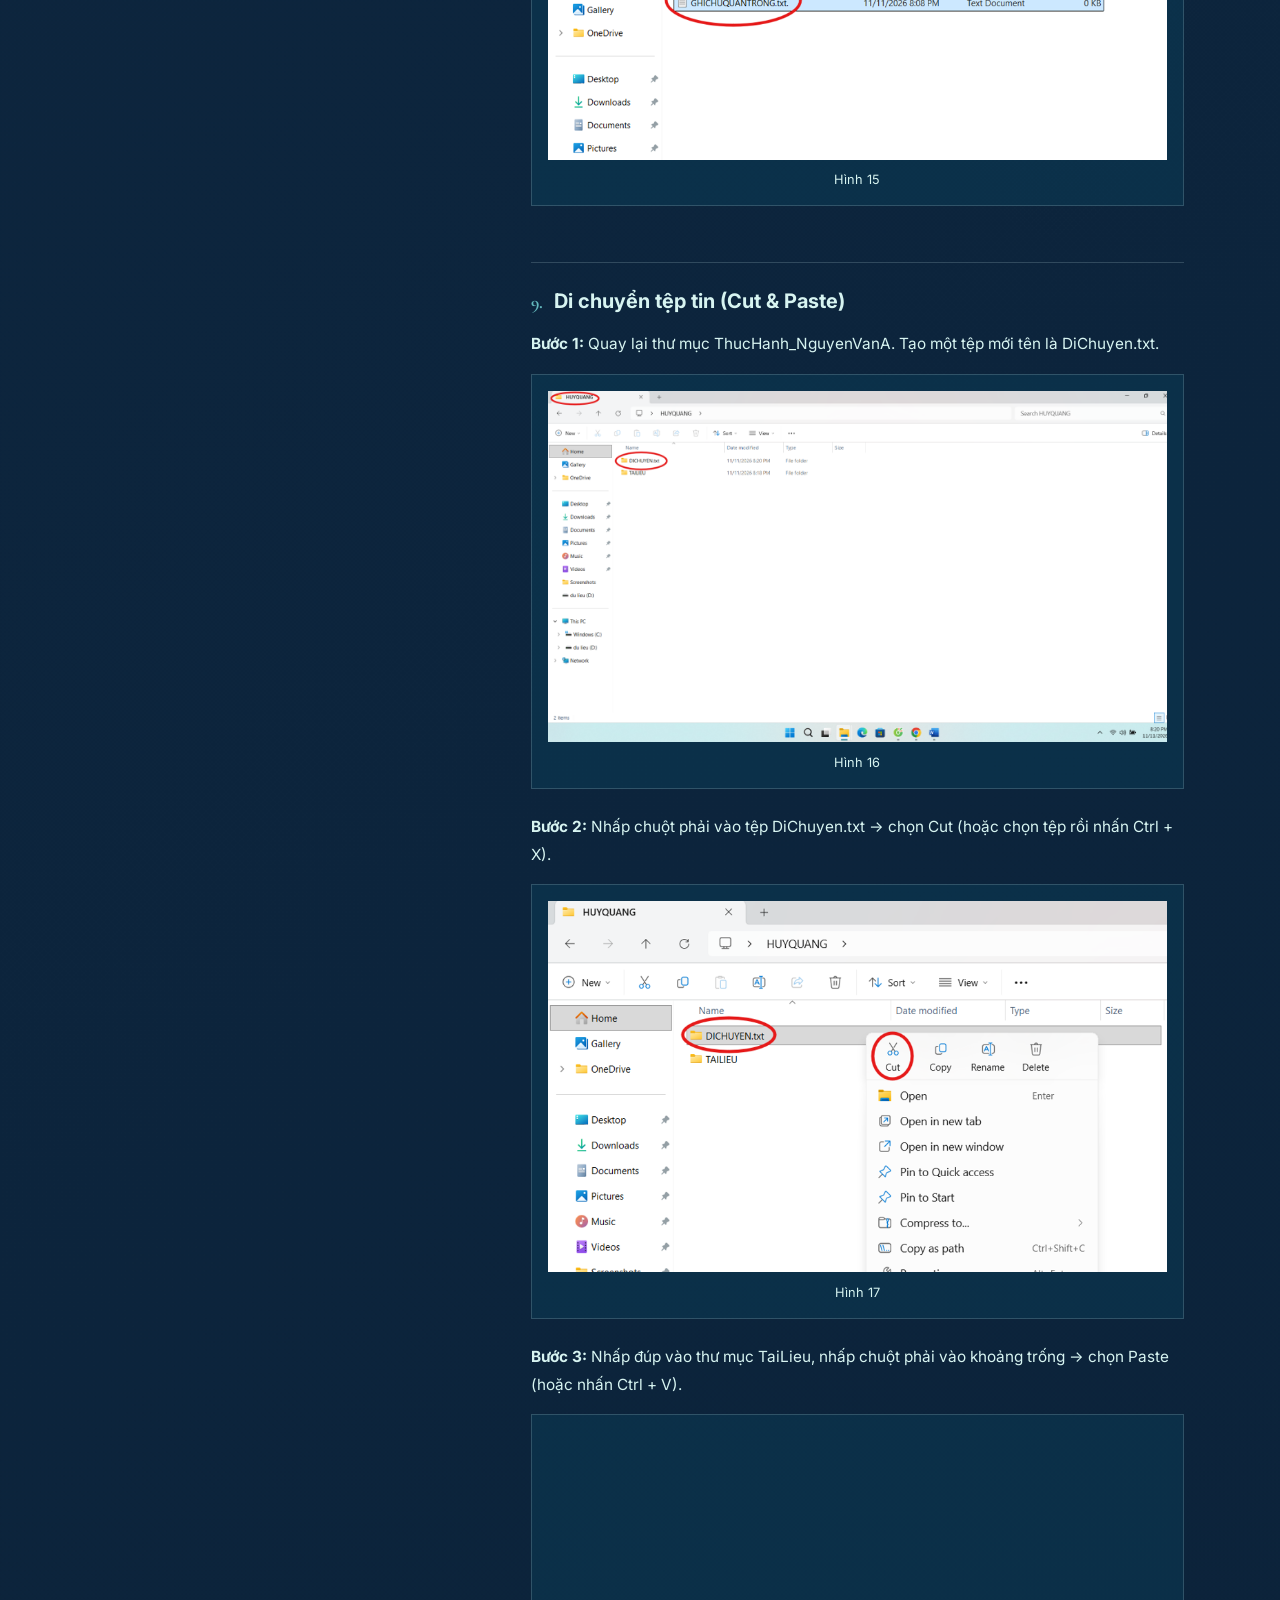
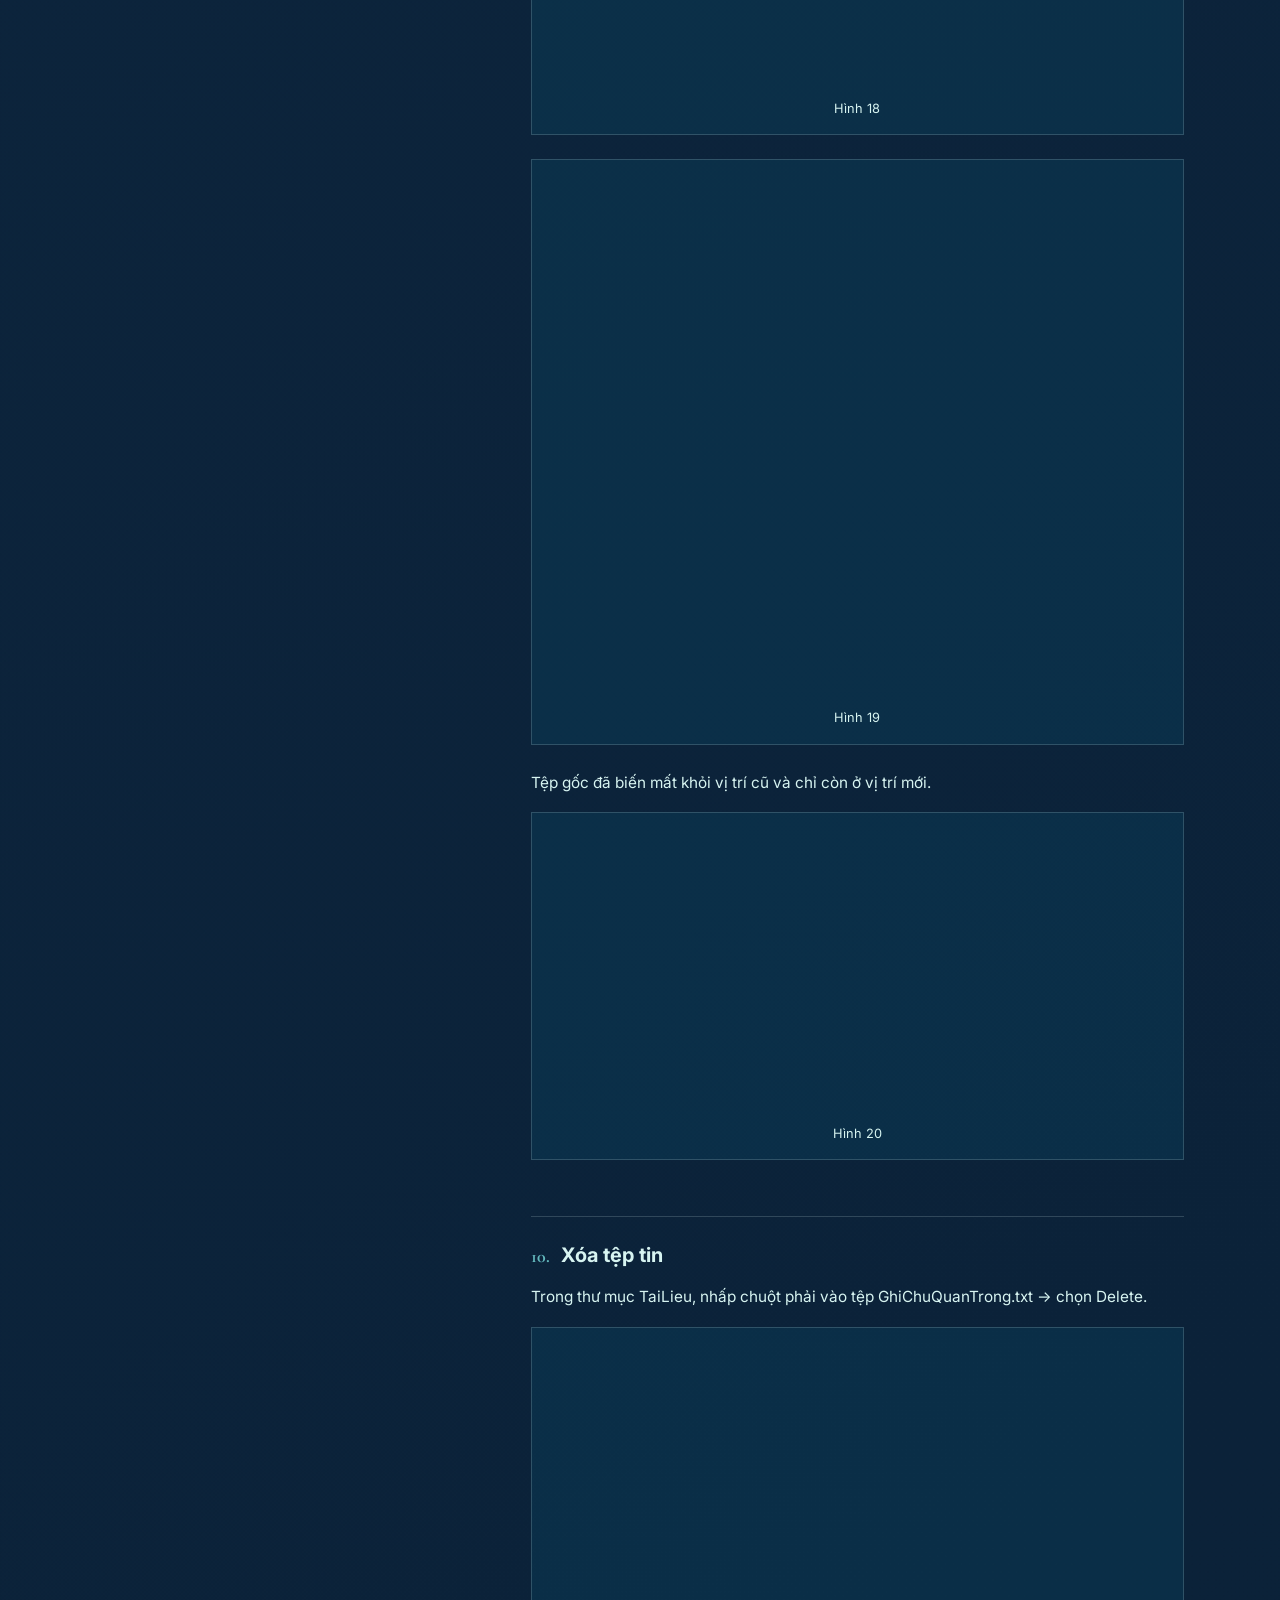
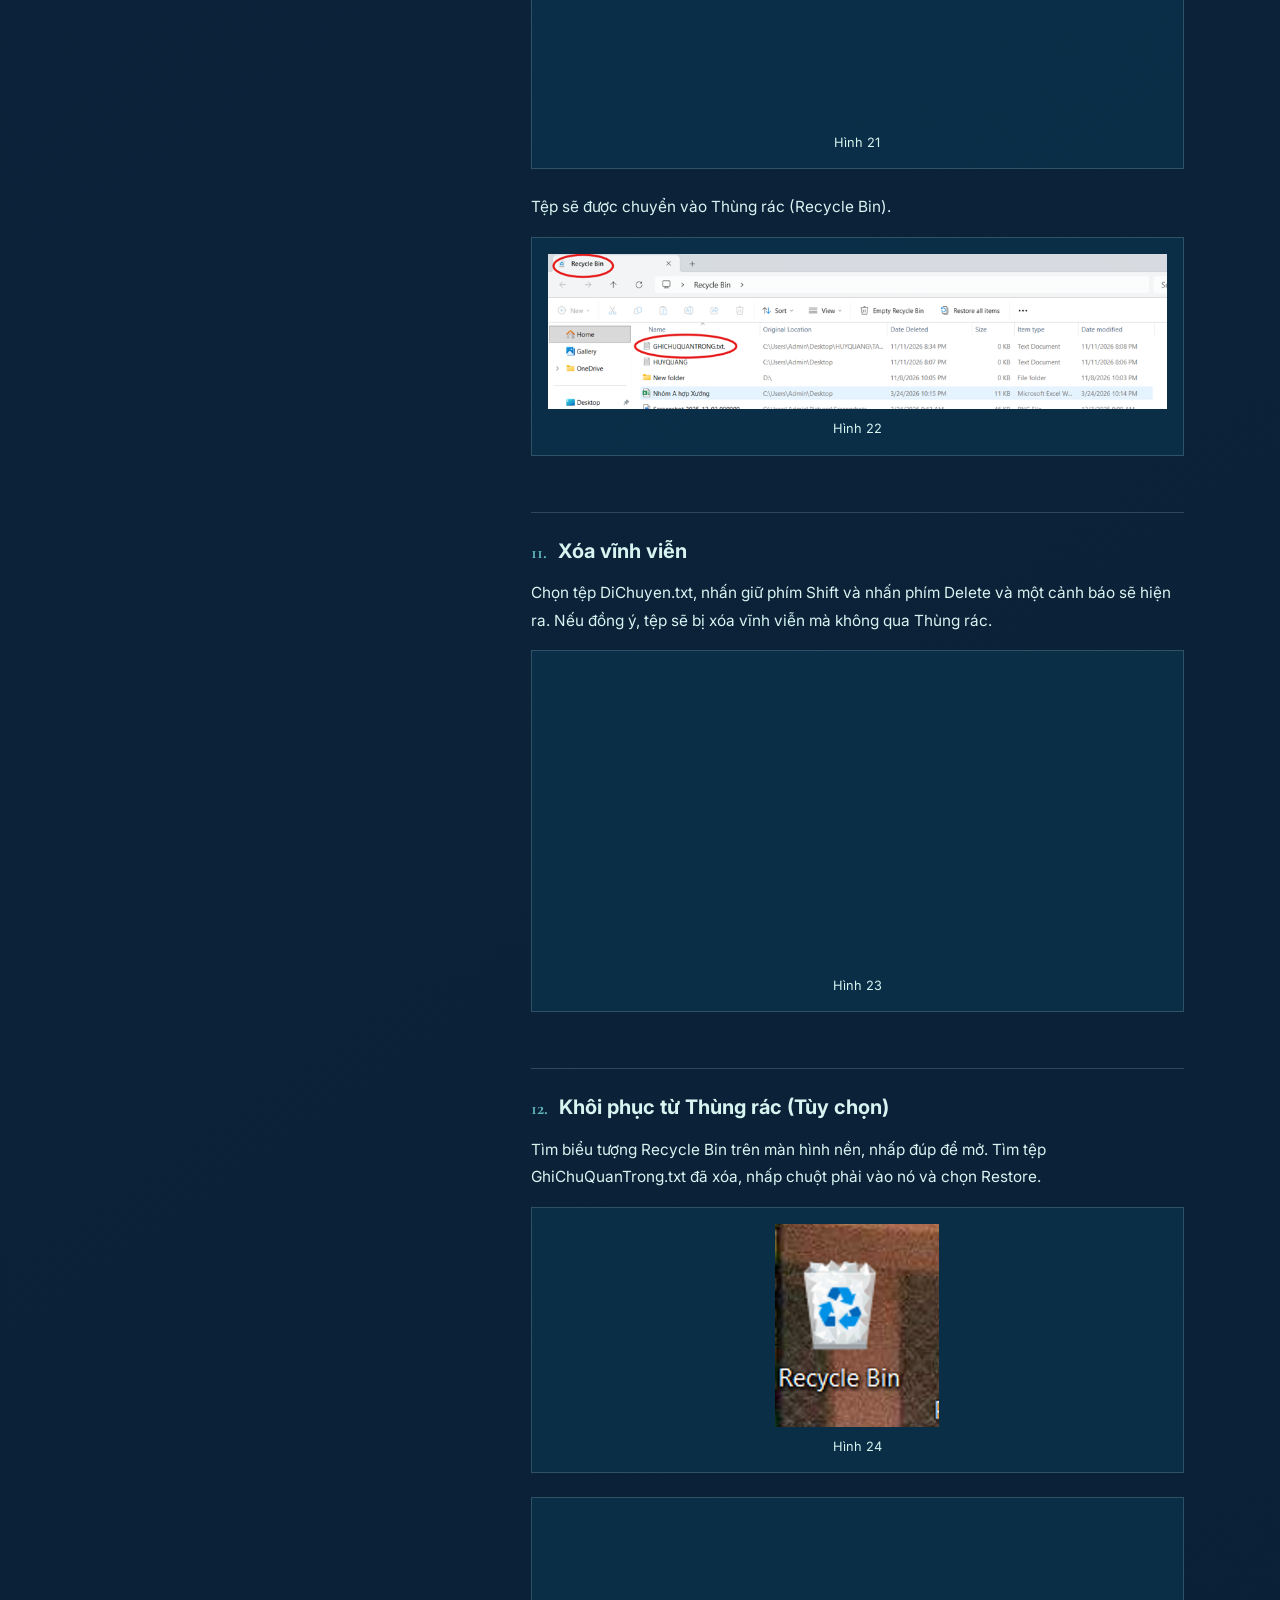
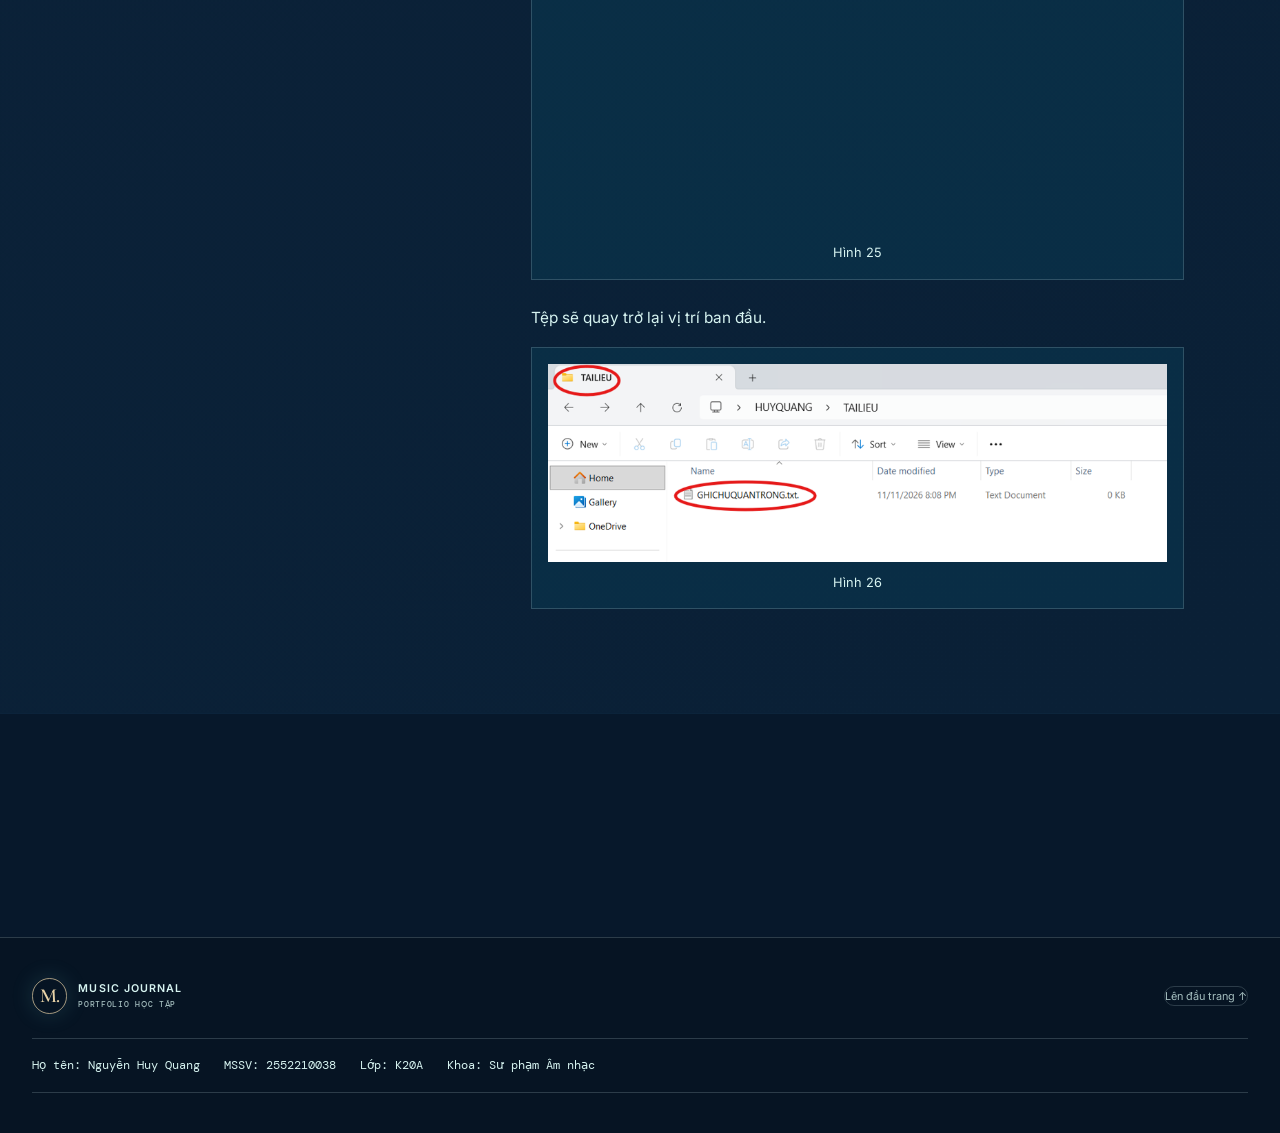
<file: projects/bai-tap-1.html>
<!doctype html>
<html lang="vi">
<head>
  <meta charset="utf-8">
  <meta name="viewport" content="width=device-width, initial-scale=1">
  <meta name="description" content="Bài tập 1: thực hành quản lý tệp và các thư mục trên File Explorer với 12 bước và 26 ảnh minh họa.">
  <meta name="theme-color" content="#001C44">
  <title>Bài tập 1: Thực hành quản lý tệp và các thư mục | Music Journal</title>
  <link rel="icon" href="../assets/images/favicon.svg" type="image/svg+xml">
  <link rel="stylesheet" href="../assets/css/style.css">
  <script src="../assets/js/main.js" defer></script>
</head>
<body>
  <a class="skip-link" href="#main">Bỏ qua điều hướng</a>
  <header class="site-header">
    <a class="wordmark" href="../index.html" aria-label="Music Journal — trang About Me"><span class="wordmark__mark" aria-hidden="true">M.</span><span>MUSIC JOURNAL</span></a>
    <nav class="site-nav" id="primary-navigation" aria-label="Điều hướng chính">
      <a href="../index.html">About Me</a>
      <a href="../projects.html">Dự án</a>
      <details class="nav-dropdown" open>
        <summary><span>Bài tập</span><span aria-hidden="true">⌄</span></summary>
        <ul class="nav-dropdown__list">
          <li><a href="bai-tap-1.html" aria-current="page">Bài tập 01</a></li><li><a href="bai-tap-2.html">Bài tập 02</a></li>
          <li><a href="bai-tap-3.html">Bài tập 03</a></li><li><a href="bai-tap-4.html">Bài tập 04</a></li>
          <li><a href="bai-tap-5.html">Bài tập 05</a></li><li><a href="bai-tap-6.html">Bài tập 06</a></li>
        </ul>
      </details>
      <a href="../conclusion.html">Kết luận</a>
    </nav>
    <button class="menu-toggle" type="button" aria-expanded="false" aria-controls="primary-navigation"><span class="menu-toggle__label">Mở menu</span><span class="menu-toggle__icon" aria-hidden="true"></span></button>
  </header>
  <main id="main">
    <nav class="breadcrumbs page-shell" aria-label="Đường dẫn">
      <a href="../projects.html">Dự án</a><span aria-hidden="true">/</span><span aria-current="page">Bài tập 01</span>
    </nav>
    <article class="assignment exercise-page page-shell">
      <header class="assignment__hero">
        <p class="eyebrow"><span class="eyebrow__rule" aria-hidden="true"></span> BÀI 1: MÁY TÍNH VÀ CÁC THIẾT BỊ NGOẠI VI</p>
        <p class="assignment__counter">BÀI TẬP <strong>01</strong> <span>/ 06</span></p>
        <h1 class="exercise-title">BÀI TẬP 1: THỰC HÀNH QUẢN LÝ TỆP VÀ CÁC THƯ MỤC</h1>
        <p class="assignment__subtitle">BÀI TẬP 1: THỰC HÀNH QUẢN LÝ TỆP VÀ CÁC THƯ MỤC</p>
        <dl class="exercise-student" aria-label="Thông tin sinh viên">
          <div><dt>Sinh viên thực hiện</dt><dd>Nguyễn Huy Quang</dd></div>
          <div><dt>Mã sinh viên</dt><dd>2552210038</dd></div>
          <div><dt>Lớp</dt><dd>K20A</dd></div>
          <div><dt>Khoa</dt><dd>Sư Phạm Âm Nhạc</dd></div>
        </dl>
      </header>
      <section class="assignment-section exercise-section" id="practice" aria-labelledby="practice-title">
        <div class="assignment-section__heading">
          <p class="eyebrow">Từng bước thực hiện.</p>
          <h2 id="practice-title">THỰC HÀNH</h2>
        </div>
        <div class="assignment-section__content">
          <ol class="exercise-steps">
            <li>
              <h3>Mở File Explorer</h3>
              <p>Nhấn tổ hợp phím Windows + E hoặc nhấp vào biểu tượng thư mục màu vàng trên thanh tác vụ.</p>
              <figure class="exercise-image">
                <a href="../assets/images/Ảnh bài 1/Picture11.png" target="_blank" rel="noreferrer" aria-label="Mở ảnh minh họa Hình 1">
                  <img src="../assets/images/Ảnh bài 1/Picture11.png" alt="Hình 1 minh họa cách mở File Explorer" loading="lazy" decoding="async">
                </a>
                <figcaption class="exercise-caption">Hình 1</figcaption>
              </figure>
            </li>
            <li>
              <h3>Truy cập ổ đĩa/thư mục</h3>
              <p>Ở cột bên trái, nhấp vào This PC, sau đó nhấp đúp vào một ổ đĩa không phải ổ hệ thống (ví dụ: ổ D: hoặc E:). Nếu chỉ có ổ C:, hãy vào thư mục Documents.</p>
              <figure class="exercise-image">
                <a href="../assets/images/Ảnh bài 1/Picture12.png" target="_blank" rel="noreferrer" aria-label="Mở ảnh minh họa Hình 2">
                  <img src="../assets/images/Ảnh bài 1/Picture12.png" alt="Hình 2 minh họa cách truy cập ổ đĩa hoặc thư mục" loading="lazy" decoding="async">
                </a>
                <figcaption class="exercise-caption">Hình 2</figcaption>
              </figure>
            </li>
            <li>
              <h3>Tạo thư mục mới</h3>
              <p><strong>Bước 1:</strong> Nhấp chuột phải vào một khoảng trống -&gt; chọn New -&gt; Folder.</p>
              <figure class="exercise-image">
                <a href="../assets/images/Ảnh bài 1/Picture13.png" target="_blank" rel="noreferrer" aria-label="Mở ảnh minh họa Hình 3">
                  <img src="../assets/images/Ảnh bài 1/Picture13.png" alt="Hình 3 minh họa thao tác tạo thư mục mới" loading="lazy" decoding="async">
                </a>
                <figcaption class="exercise-caption">Hình 3</figcaption>
              </figure>
              <p><strong>Bước 2:</strong> Đặt tên thư mục là ThucHanh_hotensinhvien (ví dụ: ThucHanh_NguyenVanA). Nhấn Enter.</p>
              <figure class="exercise-image">
                <a href="../assets/images/Ảnh bài 1/Picture14.png" target="_blank" rel="noreferrer" aria-label="Mở ảnh minh họa Hình 4">
                  <img src="../assets/images/Ảnh bài 1/Picture14.png" alt="Hình 4 minh họa cách đặt tên thư mục" loading="lazy" decoding="async">
                </a>
                <figcaption class="exercise-caption">Hình 4</figcaption>
              </figure>
            </li>
            <li>
              <h3>Vào thư mục vừa tạo</h3>
              <p>Nhấp đúp vào thư mục ThucHanh_NguyenVanA.</p>
              <figure class="exercise-image">
                <a href="../assets/images/Ảnh bài 1/Picture15.png" target="_blank" rel="noreferrer" aria-label="Mở ảnh minh họa Hình 5">
                  <img src="../assets/images/Ảnh bài 1/Picture15.png" alt="Hình 5 minh họa thư mục vừa tạo" loading="lazy" decoding="async">
                </a>
                <figcaption class="exercise-caption">Hình 5</figcaption>
              </figure>
            </li>
            <li>
              <h3>Tạo tệp tin văn bản</h3>
              <p><strong>Bước 1:</strong> Nhấp chuột phải vào khoảng trống -&gt; New -&gt; Text Document.</p>
              <figure class="exercise-image">
                <a href="../assets/images/Ảnh bài 1/Picture16.png" target="_blank" rel="noreferrer" aria-label="Mở ảnh minh họa Hình 6">
                  <img src="../assets/images/Ảnh bài 1/Picture16.png" alt="Hình 6 minh họa cách tạo tệp tin văn bản" loading="lazy" decoding="async">
                </a>
                <figcaption class="exercise-caption">Hình 6</figcaption>
              </figure>
              <p><strong>Bước 2:</strong> Đặt tên là GhiChu.txt. Nhấn Enter.</p>
              <figure class="exercise-image">
                <a href="../assets/images/Ảnh bài 1/Picture17.png" target="_blank" rel="noreferrer" aria-label="Mở ảnh minh họa Hình 7">
                  <img src="../assets/images/Ảnh bài 1/Picture17.png" alt="Hình 7 minh họa cách đặt tên tệp GhiChu.txt" loading="lazy" decoding="async">
                </a>
                <figcaption class="exercise-caption">Hình 7</figcaption>
              </figure>
            </li>
            <li>
              <h3>Đổi tên tệp tin</h3>
              <p><strong>Bước 1:</strong> Nhấp chuột phải vào tệp GhiChu.txt -&gt; chọn Rename.</p>
              <figure class="exercise-image">
                <a href="../assets/images/Ảnh bài 1/Picture18.png" target="_blank" rel="noreferrer" aria-label="Mở ảnh minh họa Hình 8">
                  <img src="../assets/images/Ảnh bài 1/Picture18.png" alt="Hình 8 minh họa thao tác đổi tên tệp" loading="lazy" decoding="async">
                </a>
                <figcaption class="exercise-caption">Hình 8</figcaption>
              </figure>
              <p><strong>Bước 2:</strong> Đổi tên thành GhiChuQuanTrong.txt. Nhấn Enter.</p>
              <figure class="exercise-image">
                <a href="../assets/images/Ảnh bài 1/Picture19.png" target="_blank" rel="noreferrer" aria-label="Mở ảnh minh họa Hình 9">
                  <img src="../assets/images/Ảnh bài 1/Picture19.png" alt="Hình 9 minh họa tên tệp GhiChuQuanTrong.txt" loading="lazy" decoding="async">
                </a>
                <figcaption class="exercise-caption">Hình 9</figcaption>
              </figure>
            </li>
            <li>
              <h3>Tạo thư mục con</h3>
              <p><strong>Bước 1:</strong> Trong thư mục ThucHanh_NguyenVanA, nhấp chuột phải -&gt; New -&gt; Folder.</p>
              <figure class="exercise-image">
                <a href="../assets/images/Ảnh bài 1/Picture110.png" target="_blank" rel="noreferrer" aria-label="Mở ảnh minh họa Hình 10">
                  <img src="../assets/images/Ảnh bài 1/Picture110.png" alt="Hình 10 minh họa thao tác tạo thư mục con" loading="lazy" decoding="async">
                </a>
                <figcaption class="exercise-caption">Hình 10</figcaption>
              </figure>
              <p><strong>Bước 2:</strong> Đặt tên là TaiLieu.</p>
              <figure class="exercise-image">
                <a href="../assets/images/Ảnh bài 1/Picture111.png" target="_blank" rel="noreferrer" aria-label="Mở ảnh minh họa Hình 11">
                  <img src="../assets/images/Ảnh bài 1/Picture111.png" alt="Hình 11 minh họa tên thư mục TaiLieu" loading="lazy" decoding="async">
                </a>
                <figcaption class="exercise-caption">Hình 11</figcaption>
              </figure>
            </li>
            <li>
              <h3>Sao chép tệp tin (Copy &amp; Paste)</h3>
              <p><strong>Bước 1:</strong> Nhấp chuột phải vào tệp GhiChuQuanTrong.txt -&gt; chọn Copy (hoặc chọn tệp rồi nhấn Ctrl + C).</p>
              <figure class="exercise-image">
                <a href="../assets/images/Ảnh bài 1/Picture112.png" target="_blank" rel="noreferrer" aria-label="Mở ảnh minh họa Hình 12">
                  <img src="../assets/images/Ảnh bài 1/Picture112.png" alt="Hình 12 minh họa thao tác sao chép tệp" loading="lazy" decoding="async">
                </a>
                <figcaption class="exercise-caption">Hình 12</figcaption>
              </figure>
              <p><strong>Bước 2:</strong> Nhấp đúp vào thư mục TaiLieu, nhấp chuột phải vào khoảng trống bên trong -&gt; chọn Paste (hoặc nhấn Ctrl + V).</p>
              <figure class="exercise-image">
                <a href="../assets/images/Ảnh bài 1/Picture113.png" target="_blank" rel="noreferrer" aria-label="Mở ảnh minh họa Hình 13">
                  <img src="../assets/images/Ảnh bài 1/Picture113.png" alt="Hình 13 minh họa thao tác dán bản sao vào thư mục TaiLieu" loading="lazy" decoding="async">
                </a>
                <figcaption class="exercise-caption">Hình 13</figcaption>
              </figure>
              <figure class="exercise-image">
                <a href="../assets/images/Ảnh bài 1/Picture114.png" target="_blank" rel="noreferrer" aria-label="Mở ảnh minh họa Hình 14">
                  <img src="../assets/images/Ảnh bài 1/Picture114.png" alt="Hình 14 minh họa tệp đã được sao chép" loading="lazy" decoding="async">
                </a>
                <figcaption class="exercise-caption">Hình 14</figcaption>
              </figure>
              <p>Bây giờ bạn có một bản sao của tệp trong thư mục TaiLieu.</p>
              <figure class="exercise-image">
                <a href="../assets/images/Ảnh bài 1/Picture115.png" target="_blank" rel="noreferrer" aria-label="Mở ảnh minh họa Hình 15">
                  <img src="../assets/images/Ảnh bài 1/Picture115.png" alt="Hình 15 minh họa bản sao của tệp trong thư mục TaiLieu" loading="lazy" decoding="async">
                </a>
                <figcaption class="exercise-caption">Hình 15</figcaption>
              </figure>
            </li>
            <li>
              <h3>Di chuyển tệp tin (Cut &amp; Paste)</h3>
              <p><strong>Bước 1:</strong> Quay lại thư mục ThucHanh_NguyenVanA. Tạo một tệp mới tên là DiChuyen.txt.</p>
              <figure class="exercise-image">
                <a href="../assets/images/Ảnh bài 1/Picture116.png" target="_blank" rel="noreferrer" aria-label="Mở ảnh minh họa Hình 16">
                  <img src="../assets/images/Ảnh bài 1/Picture116.png" alt="Hình 16 minh họa tạo tệp DiChuyen.txt" loading="lazy" decoding="async">
                </a>
                <figcaption class="exercise-caption">Hình 16</figcaption>
              </figure>
              <p><strong>Bước 2:</strong> Nhấp chuột phải vào tệp DiChuyen.txt -&gt; chọn Cut (hoặc chọn tệp rồi nhấn Ctrl + X).</p>
              <figure class="exercise-image">
                <a href="../assets/images/Ảnh bài 1/Picture117.png" target="_blank" rel="noreferrer" aria-label="Mở ảnh minh họa Hình 17">
                  <img src="../assets/images/Ảnh bài 1/Picture117.png" alt="Hình 17 minh họa thao tác cắt tệp DiChuyen.txt" loading="lazy" decoding="async">
                </a>
                <figcaption class="exercise-caption">Hình 17</figcaption>
              </figure>
              <p><strong>Bước 3:</strong> Nhấp đúp vào thư mục TaiLieu, nhấp chuột phải vào khoảng trống -&gt; chọn Paste (hoặc nhấn Ctrl + V).</p>
              <figure class="exercise-image">
                <a href="../assets/images/Ảnh bài 1/Picture118.png" target="_blank" rel="noreferrer" aria-label="Mở ảnh minh họa Hình 18">
                  <img src="../assets/images/Ảnh bài 1/Picture118.png" alt="Hình 18 minh họa thao tác dán tệp vào thư mục TaiLieu" loading="lazy" decoding="async">
                </a>
                <figcaption class="exercise-caption">Hình 18</figcaption>
              </figure>
              <figure class="exercise-image">
                <a href="../assets/images/Ảnh bài 1/Picture119.png" target="_blank" rel="noreferrer" aria-label="Mở ảnh minh họa Hình 19">
                  <img src="../assets/images/Ảnh bài 1/Picture119.png" alt="Hình 19 minh họa tệp sau khi di chuyển" loading="lazy" decoding="async">
                </a>
                <figcaption class="exercise-caption">Hình 19</figcaption>
              </figure>
              <p>Tệp gốc đã biến mất khỏi vị trí cũ và chỉ còn ở vị trí mới.</p>
              <figure class="exercise-image">
                <a href="../assets/images/Ảnh bài 1/Picture120.png" target="_blank" rel="noreferrer" aria-label="Mở ảnh minh họa Hình 20">
                  <img src="../assets/images/Ảnh bài 1/Picture120.png" alt="Hình 20 minh họa tệp chỉ còn ở vị trí mới" loading="lazy" decoding="async">
                </a>
                <figcaption class="exercise-caption">Hình 20</figcaption>
              </figure>
            </li>
            <li>
              <h3>Xóa tệp tin</h3>
              <p>Trong thư mục TaiLieu, nhấp chuột phải vào tệp GhiChuQuanTrong.txt -&gt; chọn Delete.</p>
              <figure class="exercise-image">
                <a href="../assets/images/Ảnh bài 1/Picture121.png" target="_blank" rel="noreferrer" aria-label="Mở ảnh minh họa Hình 21">
                  <img src="../assets/images/Ảnh bài 1/Picture121.png" alt="Hình 21 minh họa thao tác xóa tệp" loading="lazy" decoding="async">
                </a>
                <figcaption class="exercise-caption">Hình 21</figcaption>
              </figure>
              <p>Tệp sẽ được chuyển vào Thùng rác (Recycle Bin).</p>
              <figure class="exercise-image">
                <a href="../assets/images/Ảnh bài 1/Picture122.png" target="_blank" rel="noreferrer" aria-label="Mở ảnh minh họa Hình 22">
                  <img src="../assets/images/Ảnh bài 1/Picture122.png" alt="Hình 22 minh họa tệp trong Thùng rác" loading="lazy" decoding="async">
                </a>
                <figcaption class="exercise-caption">Hình 22</figcaption>
              </figure>
            </li>
            <li>
              <h3>Xóa vĩnh viễn</h3>
              <p>Chọn tệp DiChuyen.txt, nhấn giữ phím Shift và nhấn phím Delete và một cảnh báo sẽ hiện ra. Nếu đồng ý, tệp sẽ bị xóa vĩnh viễn mà không qua Thùng rác.</p>
              <figure class="exercise-image">
                <a href="../assets/images/Ảnh bài 1/Picture123.png" target="_blank" rel="noreferrer" aria-label="Mở ảnh minh họa Hình 23">
                  <img src="../assets/images/Ảnh bài 1/Picture123.png" alt="Hình 23 minh họa cảnh báo xóa tệp vĩnh viễn" loading="lazy" decoding="async">
                </a>
                <figcaption class="exercise-caption">Hình 23</figcaption>
              </figure>
            </li>
            <li>
              <h3>Khôi phục từ Thùng rác (Tùy chọn)</h3>
              <p>Tìm biểu tượng Recycle Bin trên màn hình nền, nhấp đúp để mở. Tìm tệp GhiChuQuanTrong.txt đã xóa, nhấp chuột phải vào nó và chọn Restore.</p>
              <figure class="exercise-image">
                <a href="../assets/images/Ảnh bài 1/Picture124.png" target="_blank" rel="noreferrer" aria-label="Mở ảnh minh họa Hình 24">
                  <img src="../assets/images/Ảnh bài 1/Picture124.png" alt="Hình 24 minh họa cách tìm tệp trong Recycle Bin" loading="lazy" decoding="async">
                </a>
                <figcaption class="exercise-caption">Hình 24</figcaption>
              </figure>
              <figure class="exercise-image">
                <a href="../assets/images/Ảnh bài 1/Picture125.png" target="_blank" rel="noreferrer" aria-label="Mở ảnh minh họa Hình 25">
                  <img src="../assets/images/Ảnh bài 1/Picture125.png" alt="Hình 25 minh họa thao tác Restore tệp" loading="lazy" decoding="async">
                </a>
                <figcaption class="exercise-caption">Hình 25</figcaption>
              </figure>
              <p>Tệp sẽ quay trở lại vị trí ban đầu.</p>
              <figure class="exercise-image">
                <a href="../assets/images/Ảnh bài 1/Picture126.png" target="_blank" rel="noreferrer" aria-label="Mở ảnh minh họa Hình 26">
                  <img src="../assets/images/Ảnh bài 1/Picture126.png" alt="Hình 26 minh họa tệp đã quay trở lại vị trí ban đầu" loading="lazy" decoding="async">
                </a>
                <figcaption class="exercise-caption">Hình 26</figcaption>
              </figure>
            </li>
          </ol>
        </div>
      </section>
    </article>
    <nav class="assignment-pagination page-shell" aria-label="Điều hướng bài tập">
      <a class="pagination-link" href="../projects.html"><span>← Quay lại</span><strong>Danh sách bài tập</strong></a>
      <a class="pagination-link pagination-link--next" href="bai-tap-2.html"><span>Bài tiếp theo →</span><strong>Bài tập 02</strong></a>
    </nav>
  </main>
  <footer class="site-footer">
    <div class="site-footer__top"><a class="wordmark wordmark--footer" href="../index.html"><span class="wordmark__mark" aria-hidden="true">M.</span><span>MUSIC JOURNAL<small>PORTFOLIO HỌC TẬP</small></span></a><a class="back-to-top" href="#main">Lên đầu trang ↑</a></div>
    <div class="site-footer__meta"><span>Họ tên: Nguyễn Huy Quang</span><span>MSSV: 2552210038</span><span>Lớp: K20A</span><span>Khoa: Sư phạm Âm nhạc</span></div>
  </footer>
</body>
</html>
</file>
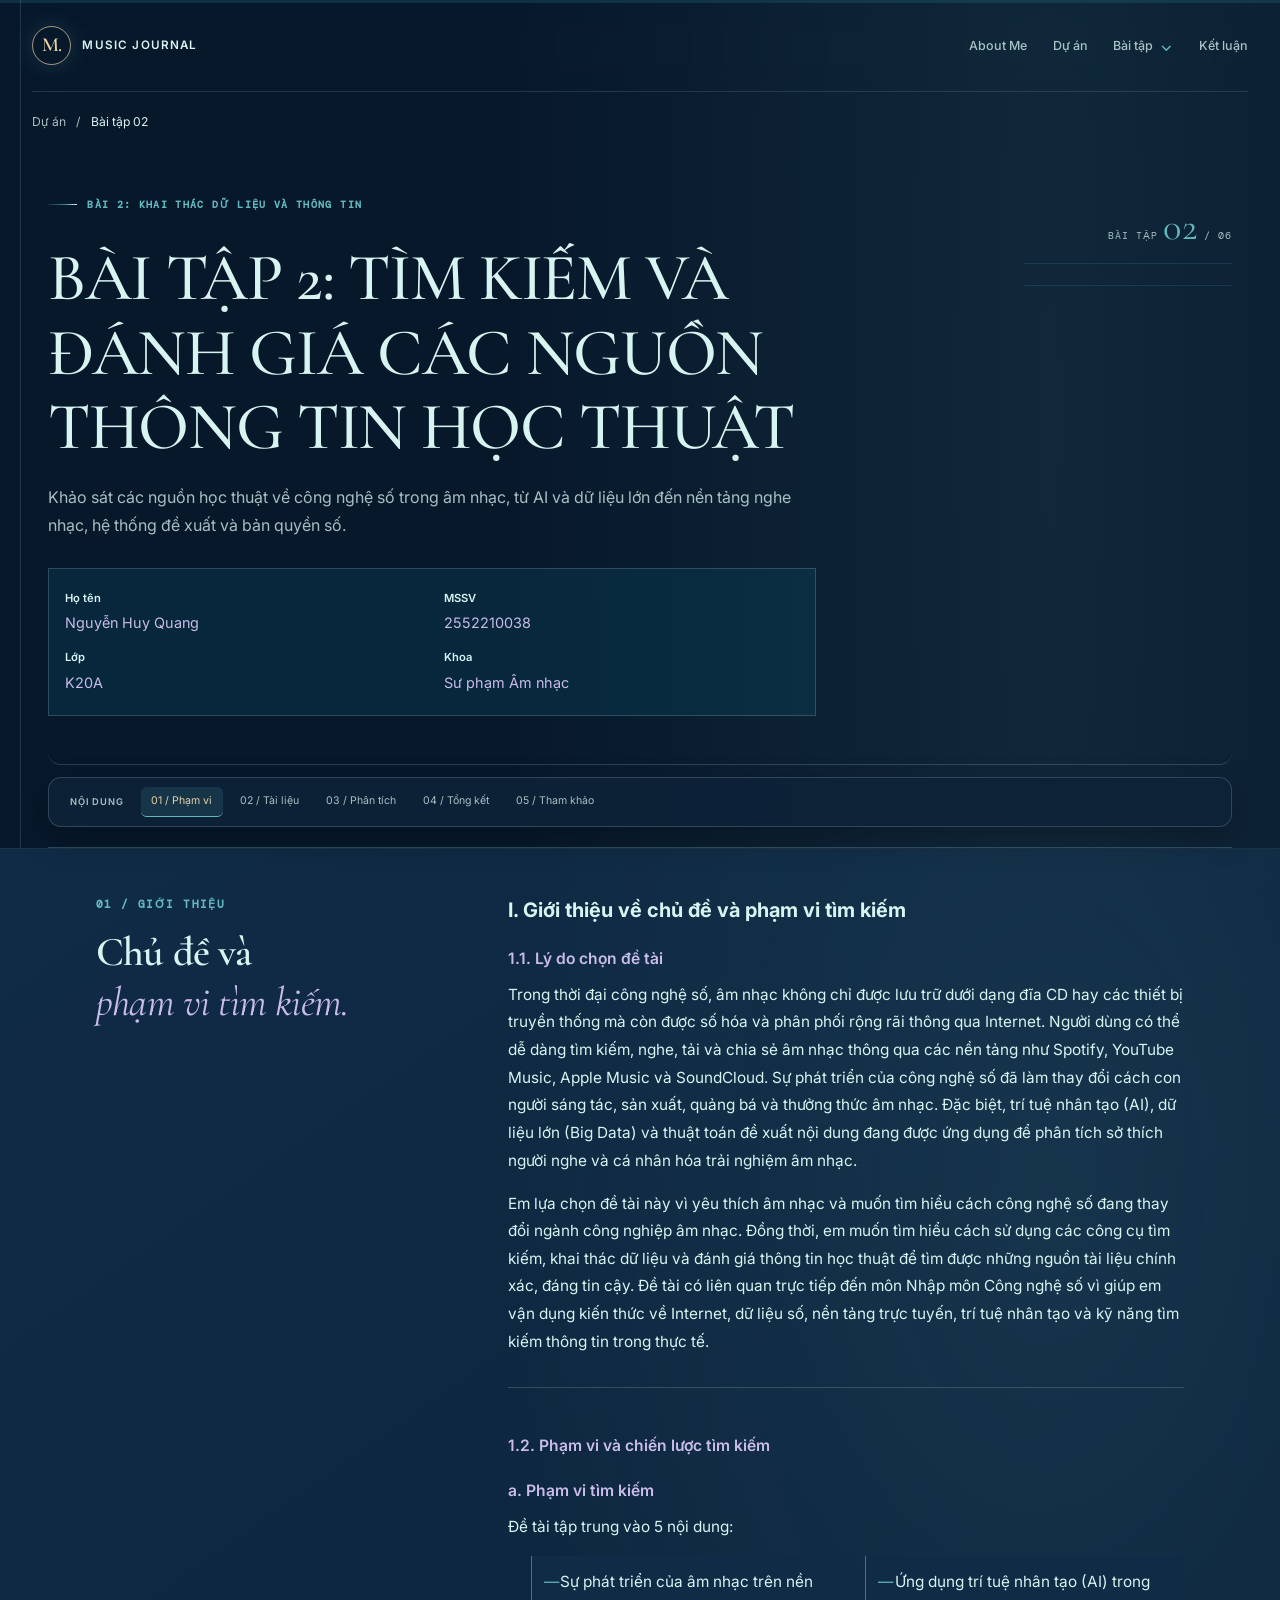
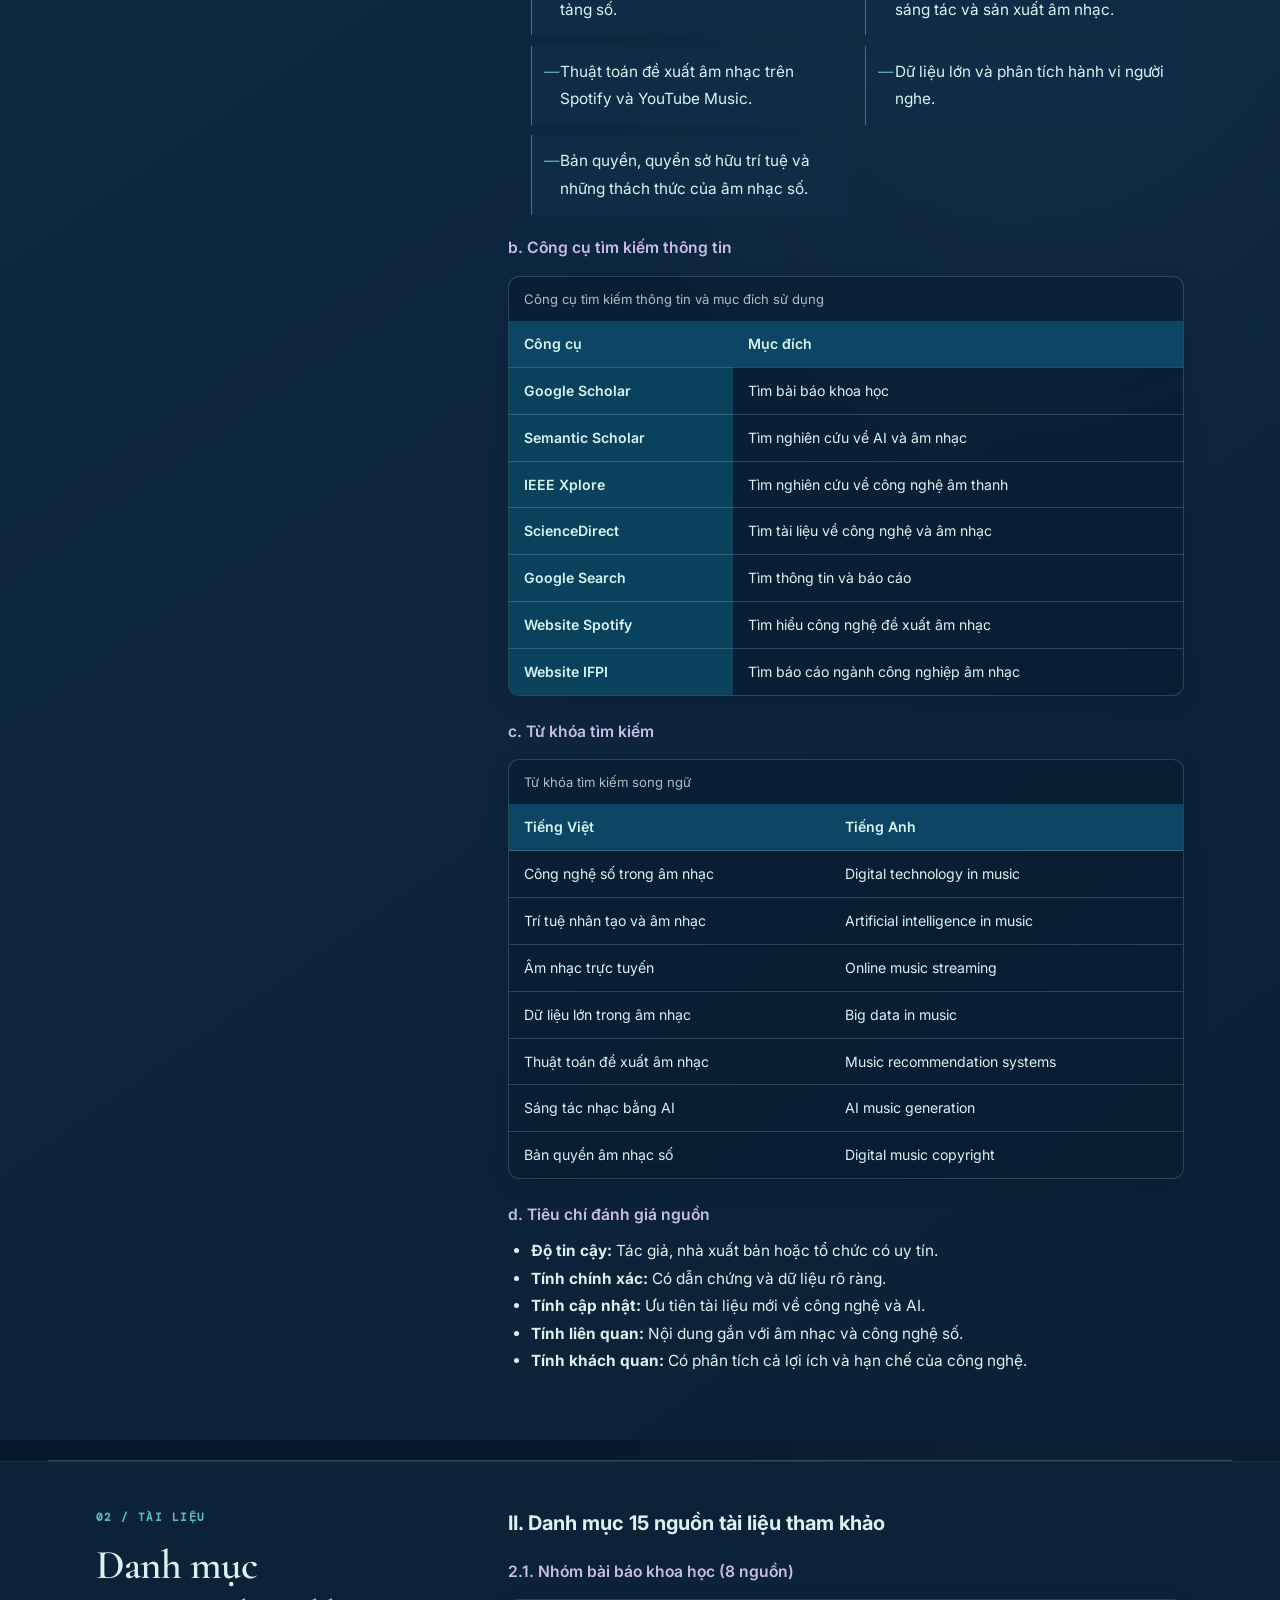
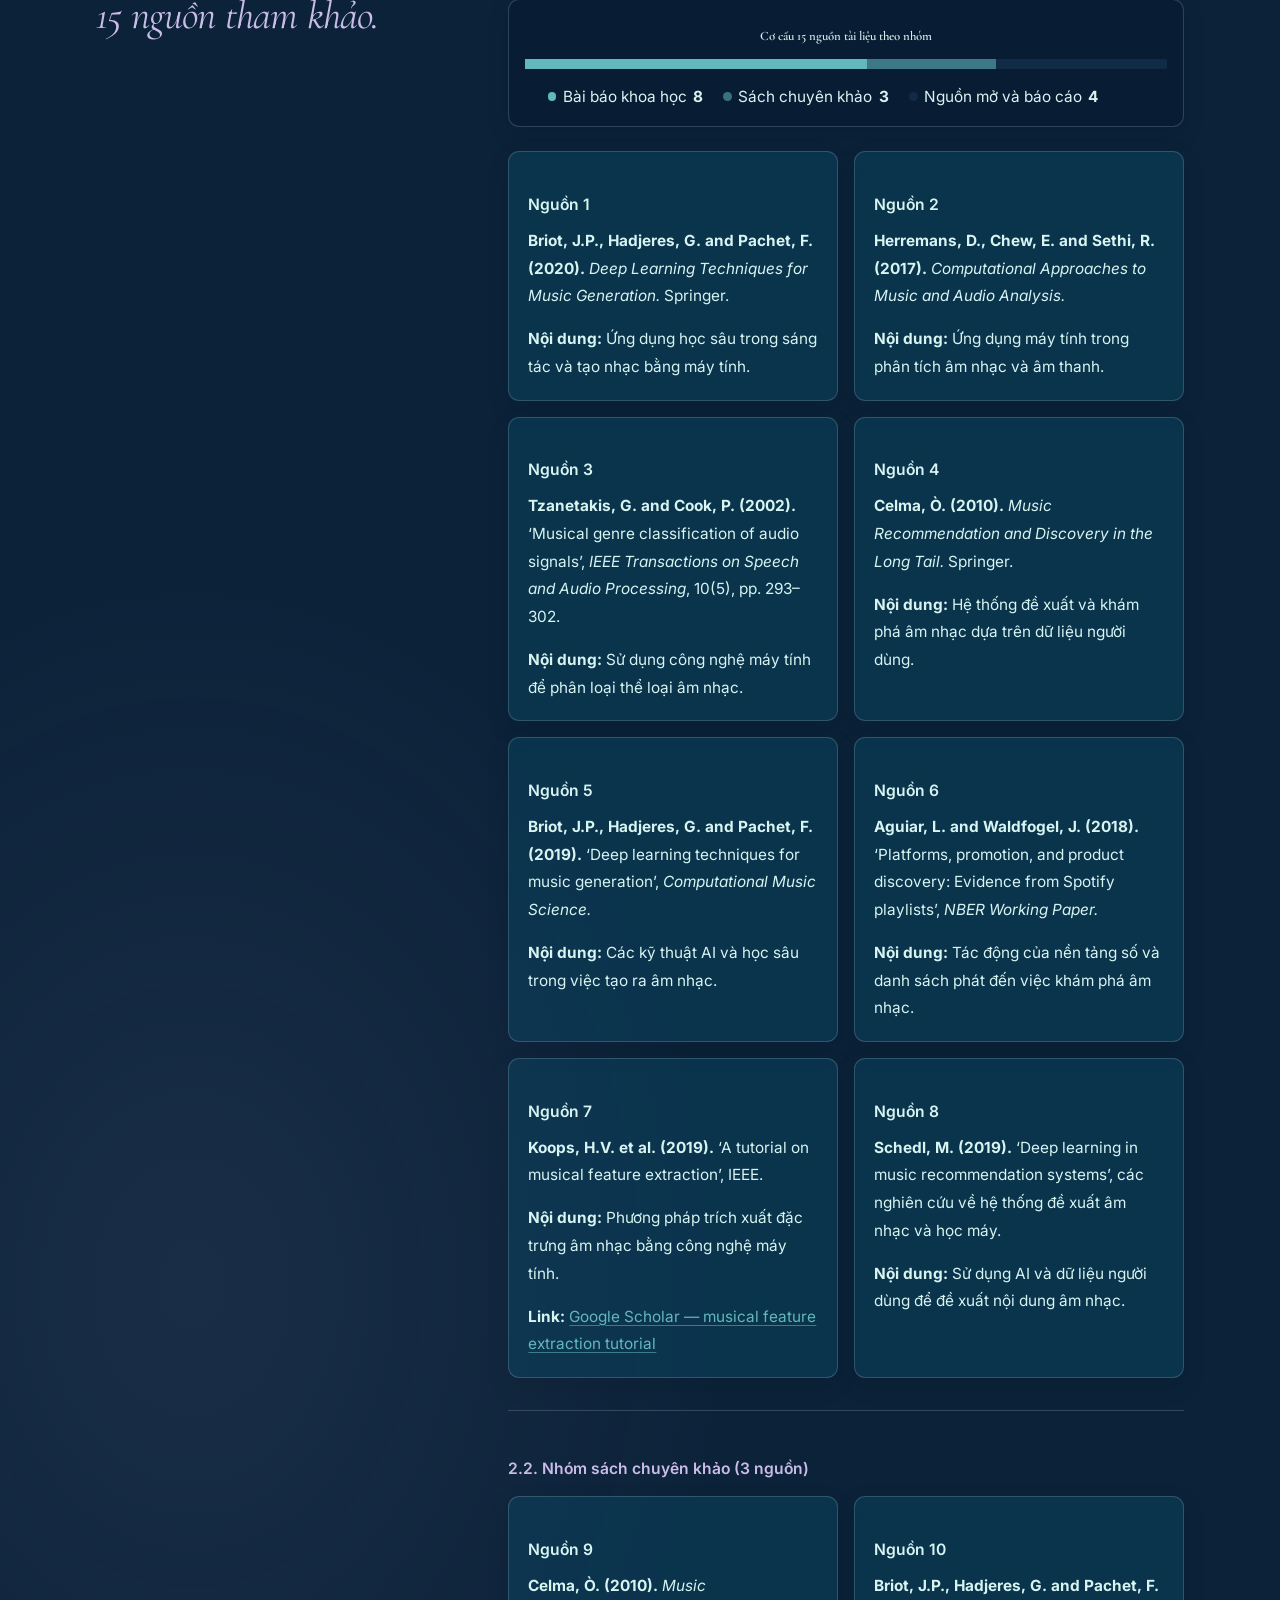
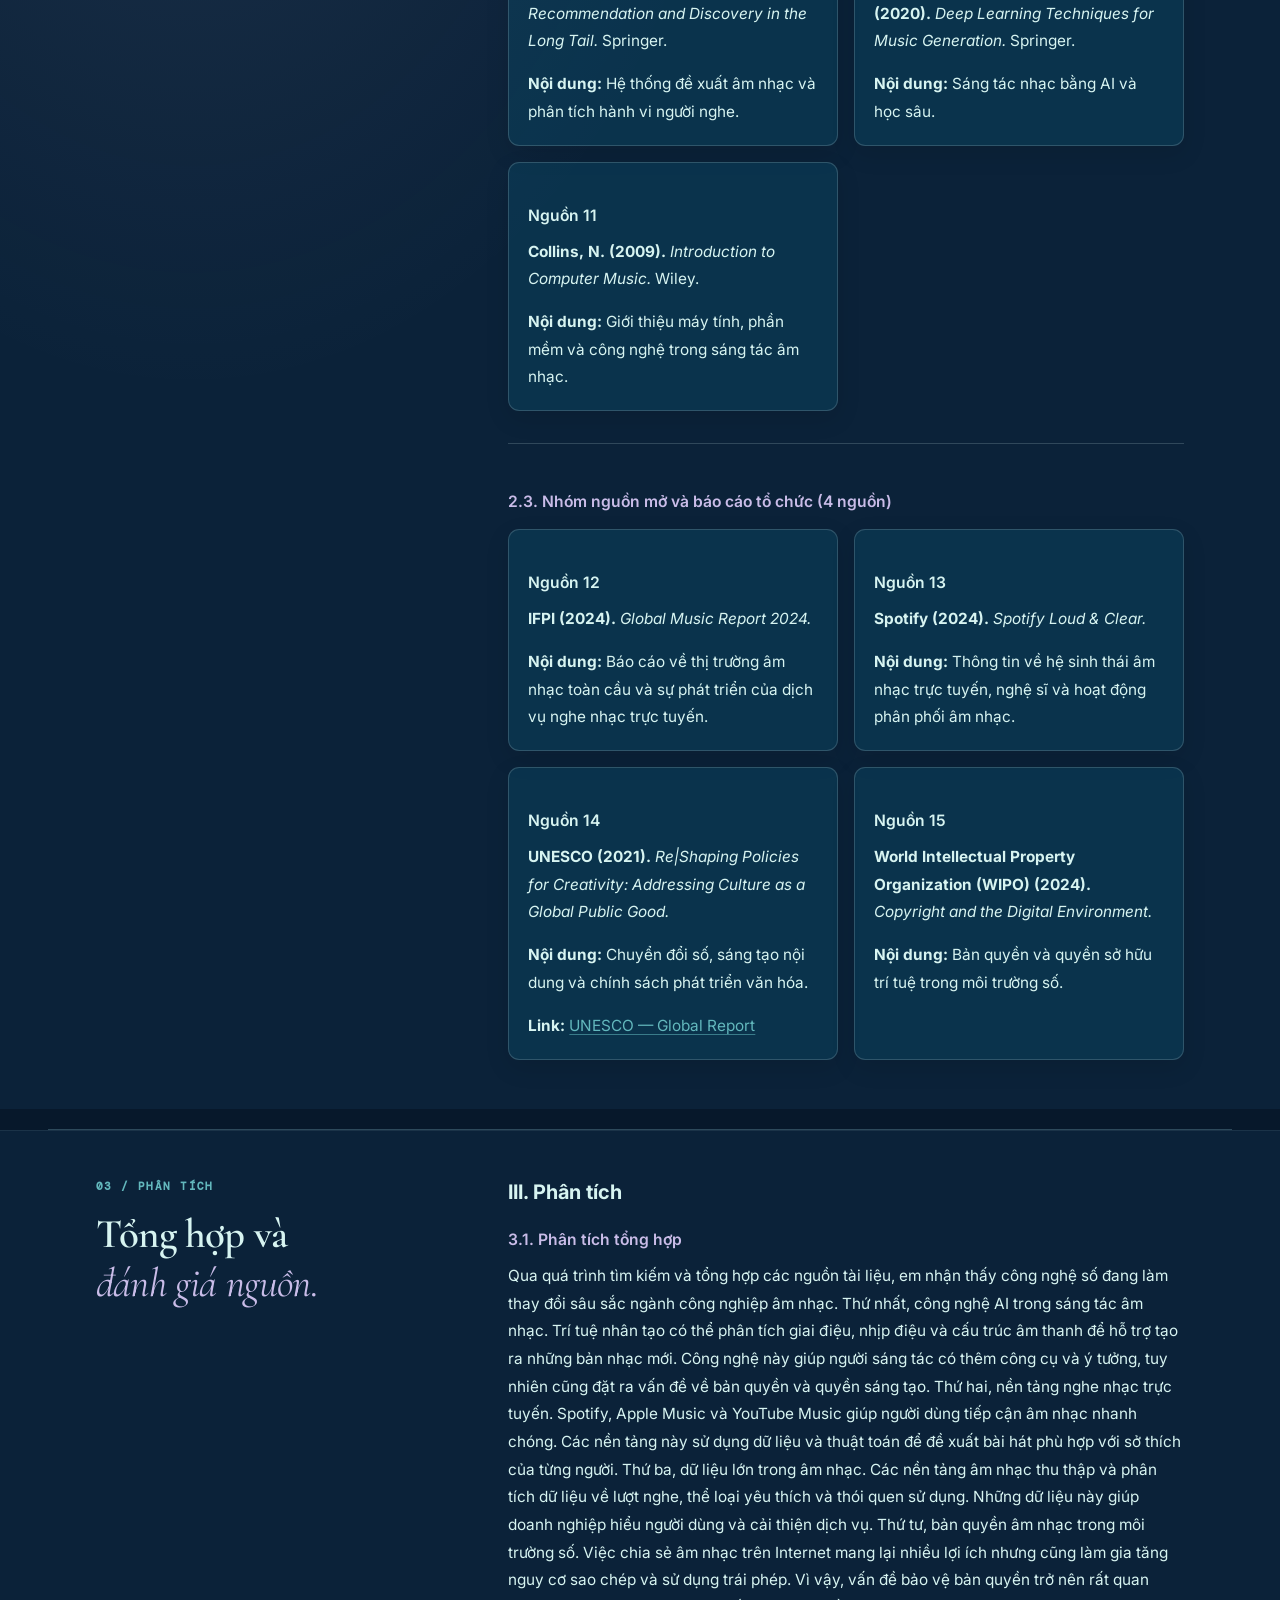
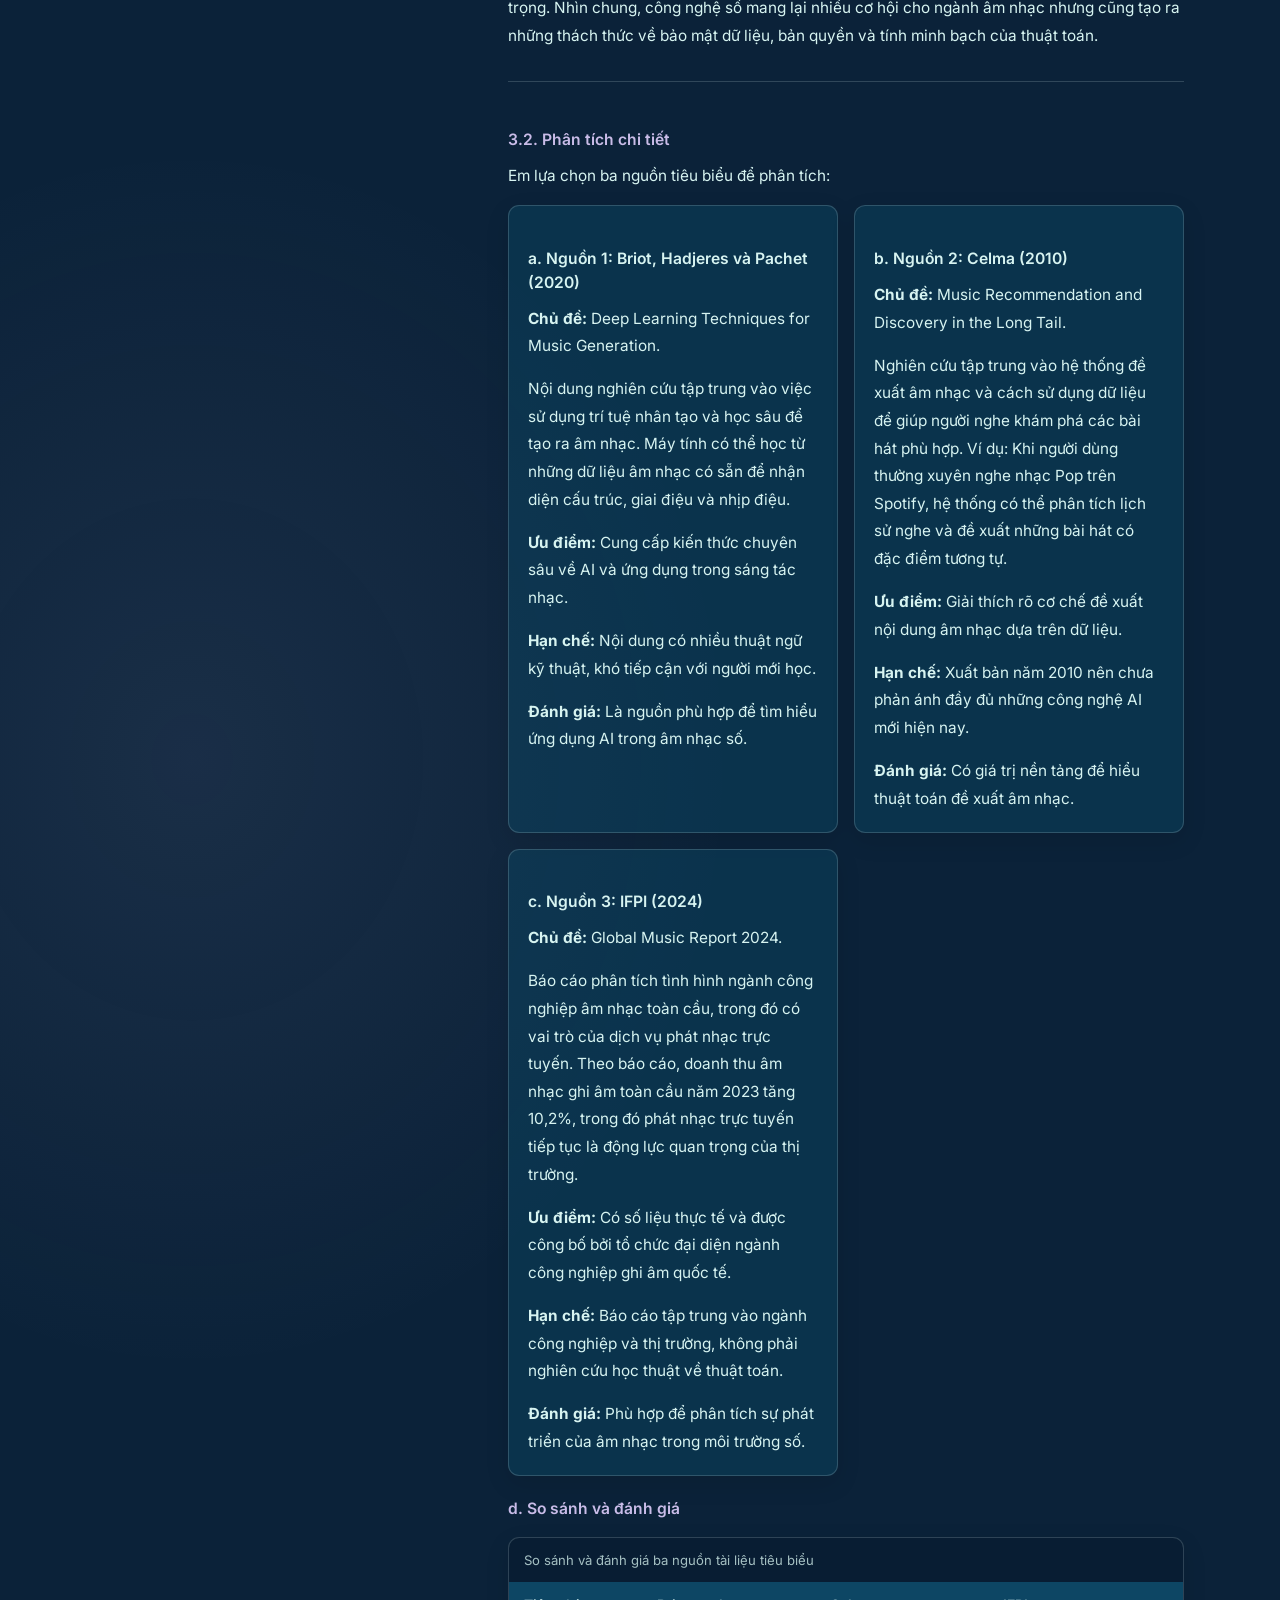
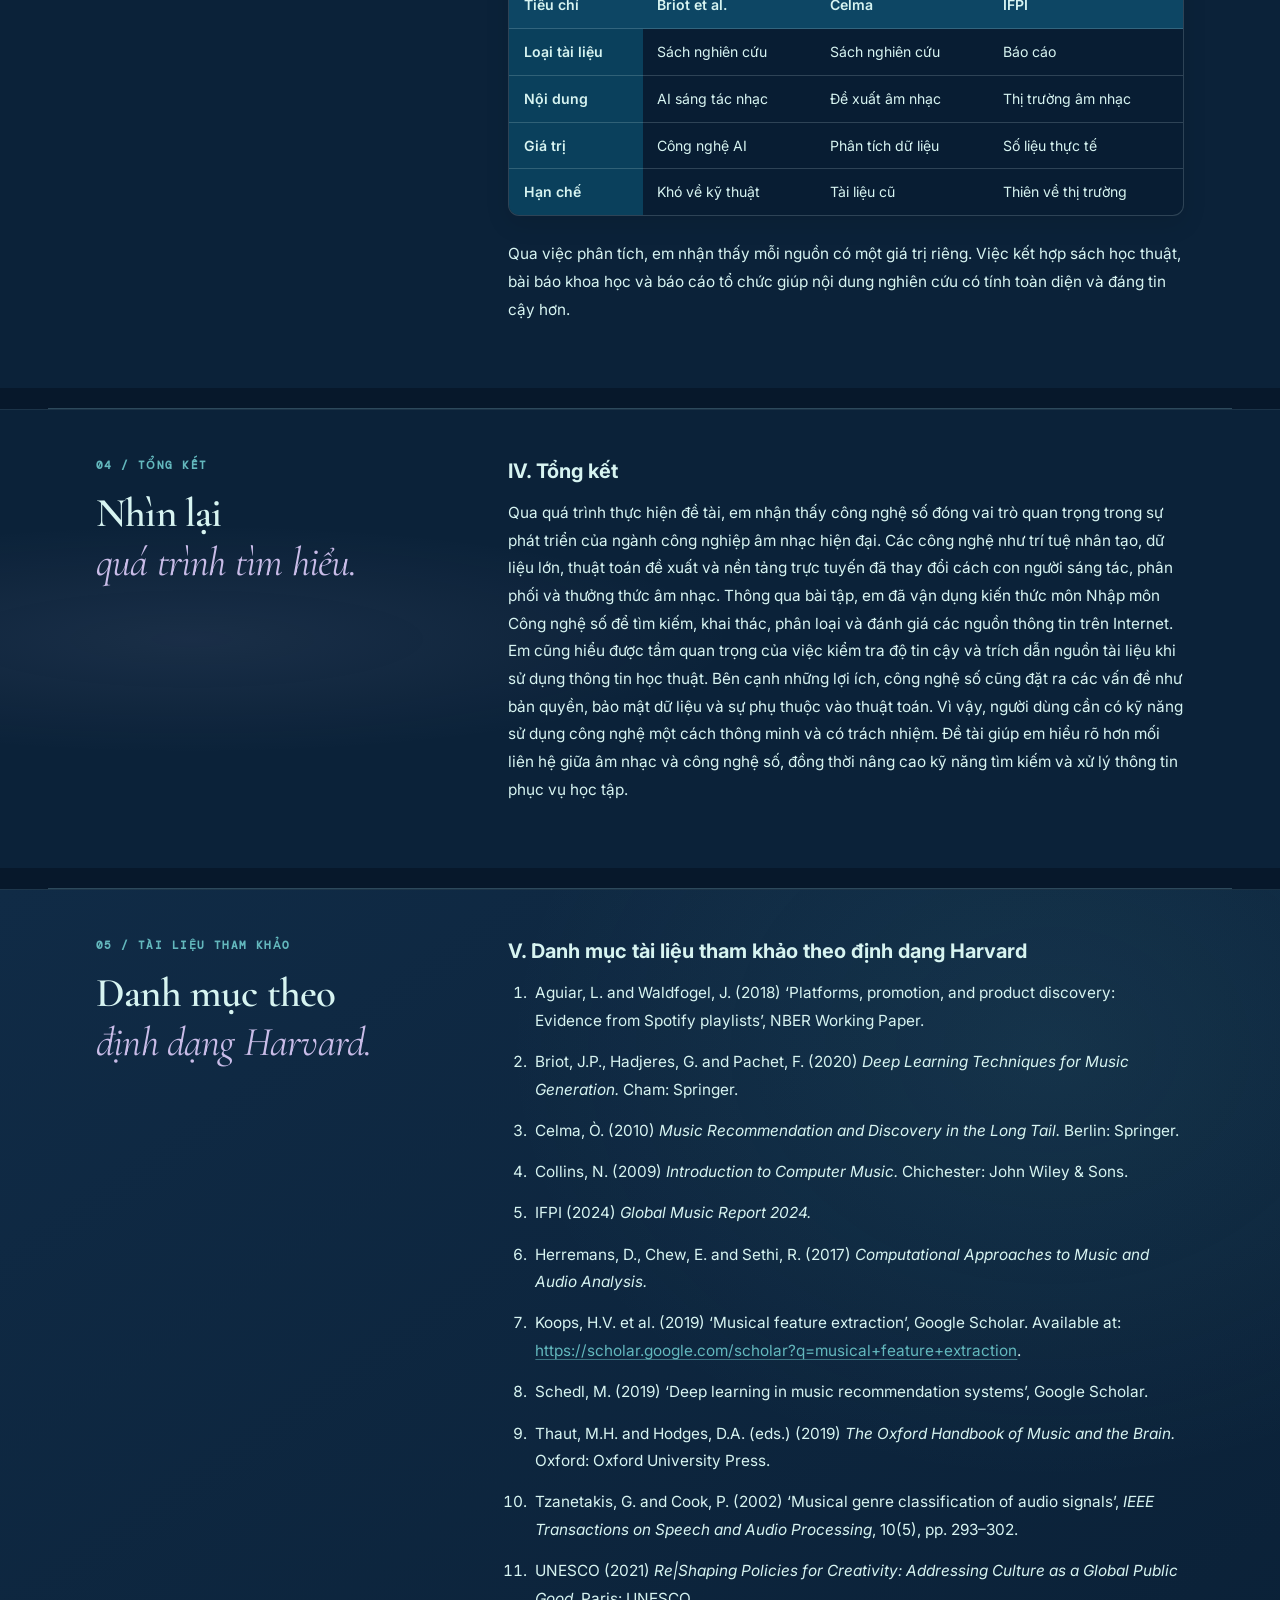
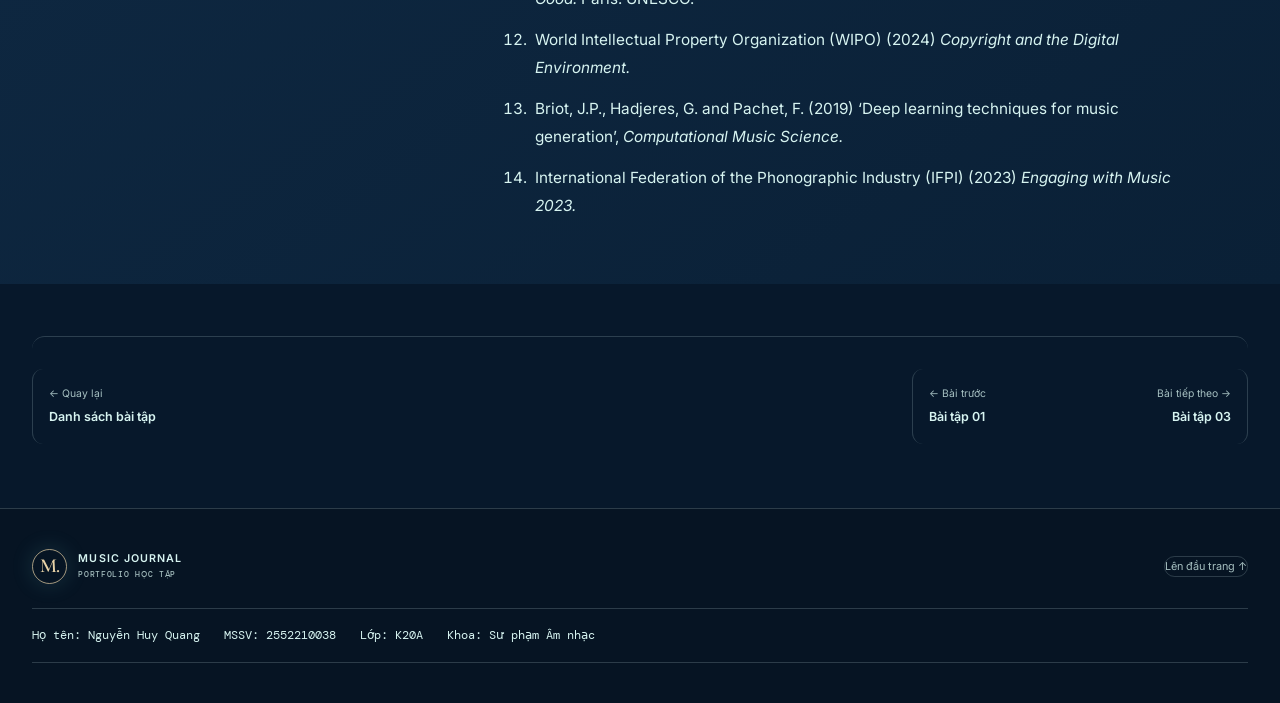
<file: projects/bai-tap-2.html>
<!doctype html>
<html lang="vi">
<head>
  <meta charset="utf-8">
  <meta name="viewport" content="width=device-width, initial-scale=1">
  <meta name="description" content="Bài tập 02 — Tìm kiếm và đánh giá các nguồn thông tin học thuật về công nghệ số trong âm nhạc.">
  <meta name="theme-color" content="#001C44">
  <title>Bài tập 02 — Thông tin học thuật | Music Journal</title>
  <link rel="icon" href="../assets/images/favicon.svg" type="image/svg+xml">
  <link rel="stylesheet" href="../assets/css/style.css">
  <script src="../assets/js/main.js" defer></script>
</head>
<body>
  <a class="skip-link" href="#main">Bỏ qua điều hướng</a>
  <div class="reader-progress" role="progressbar" aria-label="Tiến độ đọc bài" aria-valuemin="0" aria-valuemax="100" aria-valuenow="0"><span></span></div>
  <header class="site-header">
    <a class="wordmark" href="../index.html" aria-label="Music Journal — trang About Me"><span class="wordmark__mark" aria-hidden="true">M.</span><span>MUSIC JOURNAL</span></a>
    <nav class="site-nav" id="primary-navigation" aria-label="Điều hướng chính">
      <a href="../index.html">About Me</a>
      <a href="../projects.html">Dự án</a>
      <details class="nav-dropdown" open>
        <summary><span>Bài tập</span><span aria-hidden="true">⌄</span></summary>
        <ul class="nav-dropdown__list">
          <li><a href="bai-tap-1.html">Bài tập 01</a></li><li><a href="bai-tap-2.html" aria-current="page">Bài tập 02</a></li>
          <li><a href="bai-tap-3.html">Bài tập 03</a></li><li><a href="bai-tap-4.html">Bài tập 04</a></li>
          <li><a href="bai-tap-5.html">Bài tập 05</a></li><li><a href="bai-tap-6.html">Bài tập 06</a></li>
        </ul>
      </details>
      <a href="../conclusion.html">Kết luận</a>
    </nav>
    <button class="menu-toggle" type="button" aria-expanded="false" aria-controls="primary-navigation"><span class="menu-toggle__label">Mở menu</span><span class="menu-toggle__icon" aria-hidden="true"></span></button>
  </header>
  <main id="main">
    <nav class="breadcrumbs page-shell" aria-label="Đường dẫn"><a href="../projects.html">Dự án</a><span aria-hidden="true">/</span><span aria-current="page">Bài tập 02</span></nav>
    <article class="assignment exercise-page page-shell">
      <header class="assignment__hero">
        <p class="eyebrow"><span class="eyebrow__rule" aria-hidden="true"></span> BÀI 2: KHAI THÁC DỮ LIỆU VÀ THÔNG TIN</p>
        <p class="assignment__counter">BÀI TẬP <strong>02</strong> <span>/ 06</span></p>
        <h1 class="exercise-title">BÀI TẬP 2: TÌM KIẾM VÀ ĐÁNH GIÁ CÁC NGUỒN THÔNG TIN HỌC THUẬT</h1>
        <p class="assignment__lead">Khảo sát các nguồn học thuật về công nghệ số trong âm nhạc, từ AI và dữ liệu lớn đến nền tảng nghe nhạc, hệ thống đề xuất và bản quyền số.</p>
        <dl class="exercise-student" aria-label="Thông tin sinh viên">
          <div><dt>Họ tên</dt><dd>Nguyễn Huy Quang</dd></div>
          <div><dt>MSSV</dt><dd>2552210038</dd></div>
          <div><dt>Lớp</dt><dd>K20A</dd></div>
          <div><dt>Khoa</dt><dd>Sư phạm Âm nhạc</dd></div>
        </dl>
      </header>
      <nav class="reader-toc" aria-label="Mục lục bài tập">
        <span class="reader-toc__label">NỘI DUNG</span>
        <a href="#scope">01 / Phạm vi</a>
        <a href="#sources">02 / Tài liệu</a>
        <a href="#analysis">03 / Phân tích</a>
        <a href="#summary">04 / Tổng kết</a>
        <a href="#bibliography">05 / Tham khảo</a>
      </nav>

      <section class="assignment-section" id="scope" aria-labelledby="scope-title">
        <div class="assignment-section__heading">
          <p class="eyebrow">01 / GIỚI THIỆU</p>
          <h2 id="scope-title">Chủ đề và<br><em>phạm vi tìm kiếm.</em></h2>
        </div>
        <div class="assignment-section__content">
          <section class="integrity-subsection" aria-labelledby="introduction-title">
            <h3 id="introduction-title">I. Giới thiệu về chủ đề và phạm vi tìm kiếm</h3>
            <section class="integrity-subsection" aria-labelledby="reason-title">
              <h4 id="reason-title">1.1. Lý do chọn đề tài</h4>
              <p>Trong thời đại công nghệ số, âm nhạc không chỉ được lưu trữ dưới dạng đĩa CD hay các thiết bị truyền thống mà còn được số hóa và phân phối rộng rãi thông qua Internet. Người dùng có thể dễ dàng tìm kiếm, nghe, tải và chia sẻ âm nhạc thông qua các nền tảng như Spotify, YouTube Music, Apple Music và SoundCloud. Sự phát triển của công nghệ số đã làm thay đổi cách con người sáng tác, sản xuất, quảng bá và thưởng thức âm nhạc. Đặc biệt, trí tuệ nhân tạo (AI), dữ liệu lớn (Big Data) và thuật toán đề xuất nội dung đang được ứng dụng để phân tích sở thích người nghe và cá nhân hóa trải nghiệm âm nhạc.</p>
              <p>Em lựa chọn đề tài này vì yêu thích âm nhạc và muốn tìm hiểu cách công nghệ số đang thay đổi ngành công nghiệp âm nhạc. Đồng thời, em muốn tìm hiểu cách sử dụng các công cụ tìm kiếm, khai thác dữ liệu và đánh giá thông tin học thuật để tìm được những nguồn tài liệu chính xác, đáng tin cậy. Đề tài có liên quan trực tiếp đến môn Nhập môn Công nghệ số vì giúp em vận dụng kiến thức về Internet, dữ liệu số, nền tảng trực tuyến, trí tuệ nhân tạo và kỹ năng tìm kiếm thông tin trong thực tế.</p>
            </section>

            <section class="integrity-subsection" aria-labelledby="strategy-title">
              <h4 id="strategy-title">1.2. Phạm vi và chiến lược tìm kiếm</h4>
              <h4>a. Phạm vi tìm kiếm</h4>
              <p>Đề tài tập trung vào 5 nội dung:</p>
              <ul class="research-scope-list">
                <li>Sự phát triển của âm nhạc trên nền tảng số.</li>
                <li>Ứng dụng trí tuệ nhân tạo (AI) trong sáng tác và sản xuất âm nhạc.</li>
                <li>Thuật toán đề xuất âm nhạc trên Spotify và YouTube Music.</li>
                <li>Dữ liệu lớn và phân tích hành vi người nghe.</li>
                <li>Bản quyền, quyền sở hữu trí tuệ và những thách thức của âm nhạc số.</li>
              </ul>

              <h4>b. Công cụ tìm kiếm thông tin</h4>
              <div class="integrity-table-scroll" role="region" aria-label="Bảng công cụ tìm kiếm thông tin" tabindex="0">
                <table class="integrity-table">
                  <caption>Công cụ tìm kiếm thông tin và mục đích sử dụng</caption>
                  <thead><tr><th scope="col">Công cụ</th><th scope="col">Mục đích</th></tr></thead>
                  <tbody>
                    <tr><th scope="row">Google Scholar</th><td>Tìm bài báo khoa học</td></tr>
                    <tr><th scope="row">Semantic Scholar</th><td>Tìm nghiên cứu về AI và âm nhạc</td></tr>
                    <tr><th scope="row">IEEE Xplore</th><td>Tìm nghiên cứu về công nghệ âm thanh</td></tr>
                    <tr><th scope="row">ScienceDirect</th><td>Tìm tài liệu về công nghệ và âm nhạc</td></tr>
                    <tr><th scope="row">Google Search</th><td>Tìm thông tin và báo cáo</td></tr>
                    <tr><th scope="row">Website Spotify</th><td>Tìm hiểu công nghệ đề xuất âm nhạc</td></tr>
                    <tr><th scope="row">Website IFPI</th><td>Tìm báo cáo ngành công nghiệp âm nhạc</td></tr>
                  </tbody>
                </table>
              </div>

              <h4>c. Từ khóa tìm kiếm</h4>
              <div class="integrity-table-scroll" role="region" aria-label="Bảng từ khóa tìm kiếm bằng tiếng Việt và tiếng Anh" tabindex="0">
                <table class="integrity-table">
                  <caption>Từ khóa tìm kiếm song ngữ</caption>
                  <thead><tr><th scope="col">Tiếng Việt</th><th scope="col">Tiếng Anh</th></tr></thead>
                  <tbody>
                    <tr><td>Công nghệ số trong âm nhạc</td><td>Digital technology in music</td></tr>
                    <tr><td>Trí tuệ nhân tạo và âm nhạc</td><td>Artificial intelligence in music</td></tr>
                    <tr><td>Âm nhạc trực tuyến</td><td>Online music streaming</td></tr>
                    <tr><td>Dữ liệu lớn trong âm nhạc</td><td>Big data in music</td></tr>
                    <tr><td>Thuật toán đề xuất âm nhạc</td><td>Music recommendation systems</td></tr>
                    <tr><td>Sáng tác nhạc bằng AI</td><td>AI music generation</td></tr>
                    <tr><td>Bản quyền âm nhạc số</td><td>Digital music copyright</td></tr>
                  </tbody>
                </table>
              </div>

              <h4>d. Tiêu chí đánh giá nguồn</h4>
              <ul>
                <li><strong>Độ tin cậy:</strong> Tác giả, nhà xuất bản hoặc tổ chức có uy tín.</li>
                <li><strong>Tính chính xác:</strong> Có dẫn chứng và dữ liệu rõ ràng.</li>
                <li><strong>Tính cập nhật:</strong> Ưu tiên tài liệu mới về công nghệ và AI.</li>
                <li><strong>Tính liên quan:</strong> Nội dung gắn với âm nhạc và công nghệ số.</li>
                <li><strong>Tính khách quan:</strong> Có phân tích cả lợi ích và hạn chế của công nghệ.</li>
              </ul>
            </section>
          </section>
        </div>
      </section>

      <section class="assignment-section" id="sources" aria-labelledby="sources-title">
        <div class="assignment-section__heading">
          <p class="eyebrow">02 / TÀI LIỆU</p>
          <h2 id="sources-title">Danh mục<br><em>15 nguồn tham khảo.</em></h2>
        </div>
        <div class="assignment-section__content">
          <section class="integrity-subsection" aria-labelledby="source-groups-title">
            <h3 id="source-groups-title">II. Danh mục 15 nguồn tài liệu tham khảo</h3>
            <section class="integrity-subsection" aria-labelledby="journal-sources-title">
              <h4 id="journal-sources-title">2.1. Nhóm bài báo khoa học (8 nguồn)</h4>
              <figure class="source-mix" aria-labelledby="source-mix-title">
                <figcaption id="source-mix-title">Cơ cấu 15 nguồn tài liệu theo nhóm</figcaption>
                <div class="source-mix__bar" role="img" aria-label="8 bài báo khoa học, 3 sách chuyên khảo và 4 nguồn mở hoặc báo cáo tổ chức">
                  <span class="source-mix__segment source-mix__segment--journals"></span>
                  <span class="source-mix__segment source-mix__segment--books"></span>
                  <span class="source-mix__segment source-mix__segment--reports"></span>
                </div>
                <ul class="source-mix__legend">
                  <li><span class="source-mix__swatch source-mix__swatch--journals" aria-hidden="true"></span> Bài báo khoa học <strong>8</strong></li>
                  <li><span class="source-mix__swatch source-mix__swatch--books" aria-hidden="true"></span> Sách chuyên khảo <strong>3</strong></li>
                  <li><span class="source-mix__swatch source-mix__swatch--reports" aria-hidden="true"></span> Nguồn mở và báo cáo <strong>4</strong></li>
                </ul>
              </figure>
              <div class="integrity-card-grid research-source-grid">
                <article class="integrity-card"><h4>Nguồn 1</h4><p><strong>Briot, J.P., Hadjeres, G. and Pachet, F. (2020).</strong> <em>Deep Learning Techniques for Music Generation.</em> Springer.</p><p><strong>Nội dung:</strong> Ứng dụng học sâu trong sáng tác và tạo nhạc bằng máy tính.</p></article>
                <article class="integrity-card"><h4>Nguồn 2</h4><p><strong>Herremans, D., Chew, E. and Sethi, R. (2017).</strong> <em>Computational Approaches to Music and Audio Analysis.</em></p><p><strong>Nội dung:</strong> Ứng dụng máy tính trong phân tích âm nhạc và âm thanh.</p></article>
                <article class="integrity-card"><h4>Nguồn 3</h4><p><strong>Tzanetakis, G. and Cook, P. (2002).</strong> ‘Musical genre classification of audio signals’, <em>IEEE Transactions on Speech and Audio Processing</em>, 10(5), pp. 293–302.</p><p><strong>Nội dung:</strong> Sử dụng công nghệ máy tính để phân loại thể loại âm nhạc.</p></article>
                <article class="integrity-card"><h4>Nguồn 4</h4><p><strong>Celma, Ò. (2010).</strong> <em>Music Recommendation and Discovery in the Long Tail.</em> Springer.</p><p><strong>Nội dung:</strong> Hệ thống đề xuất và khám phá âm nhạc dựa trên dữ liệu người dùng.</p></article>
                <article class="integrity-card"><h4>Nguồn 5</h4><p><strong>Briot, J.P., Hadjeres, G. and Pachet, F. (2019).</strong> ‘Deep learning techniques for music generation’, <em>Computational Music Science.</em></p><p><strong>Nội dung:</strong> Các kỹ thuật AI và học sâu trong việc tạo ra âm nhạc.</p></article>
                <article class="integrity-card"><h4>Nguồn 6</h4><p><strong>Aguiar, L. and Waldfogel, J. (2018).</strong> ‘Platforms, promotion, and product discovery: Evidence from Spotify playlists’, <em>NBER Working Paper.</em></p><p><strong>Nội dung:</strong> Tác động của nền tảng số và danh sách phát đến việc khám phá âm nhạc.</p></article>
                <article class="integrity-card"><h4>Nguồn 7</h4><p><strong>Koops, H.V. et al. (2019).</strong> ‘A tutorial on musical feature extraction’, IEEE.</p><p><strong>Nội dung:</strong> Phương pháp trích xuất đặc trưng âm nhạc bằng công nghệ máy tính.</p><p><strong>Link:</strong> <a href="https://scholar.google.com/scholar?q=musical+feature+extraction+tutorial" target="_blank" rel="noopener noreferrer">Google Scholar — musical feature extraction tutorial</a></p></article>
                <article class="integrity-card"><h4>Nguồn 8</h4><p><strong>Schedl, M. (2019).</strong> ‘Deep learning in music recommendation systems’, các nghiên cứu về hệ thống đề xuất âm nhạc và học máy.</p><p><strong>Nội dung:</strong> Sử dụng AI và dữ liệu người dùng để đề xuất nội dung âm nhạc.</p></article>
              </div>
            </section>

            <section class="integrity-subsection" aria-labelledby="book-sources-title">
              <h4 id="book-sources-title">2.2. Nhóm sách chuyên khảo (3 nguồn)</h4>
              <div class="integrity-card-grid research-source-grid">
                <article class="integrity-card"><h4>Nguồn 9</h4><p><strong>Celma, Ò. (2010).</strong> <em>Music Recommendation and Discovery in the Long Tail.</em> Springer.</p><p><strong>Nội dung:</strong> Hệ thống đề xuất âm nhạc và phân tích hành vi người nghe.</p></article>
                <article class="integrity-card"><h4>Nguồn 10</h4><p><strong>Briot, J.P., Hadjeres, G. and Pachet, F. (2020).</strong> <em>Deep Learning Techniques for Music Generation.</em> Springer.</p><p><strong>Nội dung:</strong> Sáng tác nhạc bằng AI và học sâu.</p></article>
                <article class="integrity-card"><h4>Nguồn 11</h4><p><strong>Collins, N. (2009).</strong> <em>Introduction to Computer Music.</em> Wiley.</p><p><strong>Nội dung:</strong> Giới thiệu máy tính, phần mềm và công nghệ trong sáng tác âm nhạc.</p></article>
              </div>
            </section>

            <section class="integrity-subsection" aria-labelledby="open-sources-title">
              <h4 id="open-sources-title">2.3. Nhóm nguồn mở và báo cáo tổ chức (4 nguồn)</h4>
              <div class="integrity-card-grid research-source-grid">
                <article class="integrity-card"><h4>Nguồn 12</h4><p><strong>IFPI (2024).</strong> <em>Global Music Report 2024.</em></p><p><strong>Nội dung:</strong> Báo cáo về thị trường âm nhạc toàn cầu và sự phát triển của dịch vụ nghe nhạc trực tuyến.</p></article>
                <article class="integrity-card"><h4>Nguồn 13</h4><p><strong>Spotify (2024).</strong> <em>Spotify Loud &amp; Clear.</em></p><p><strong>Nội dung:</strong> Thông tin về hệ sinh thái âm nhạc trực tuyến, nghệ sĩ và hoạt động phân phối âm nhạc.</p></article>
                <article class="integrity-card"><h4>Nguồn 14</h4><p><strong>UNESCO (2021).</strong> <em>Re|Shaping Policies for Creativity: Addressing Culture as a Global Public Good.</em></p><p><strong>Nội dung:</strong> Chuyển đổi số, sáng tạo nội dung và chính sách phát triển văn hóa.</p><p><strong>Link:</strong> <a href="https://www.unesco.org/creativity/en/2022-global-report" target="_blank" rel="noopener noreferrer">UNESCO — Global Report</a></p></article>
                <article class="integrity-card"><h4>Nguồn 15</h4><p><strong>World Intellectual Property Organization (WIPO) (2024).</strong> <em>Copyright and the Digital Environment.</em></p><p><strong>Nội dung:</strong> Bản quyền và quyền sở hữu trí tuệ trong môi trường số.</p></article>
              </div>
            </section>
          </section>
        </div>
      </section>

      <section class="assignment-section" id="analysis" aria-labelledby="analysis-title">
        <div class="assignment-section__heading">
          <p class="eyebrow">03 / PHÂN TÍCH</p>
          <h2 id="analysis-title">Tổng hợp và<br><em>đánh giá nguồn.</em></h2>
        </div>
        <div class="assignment-section__content">
          <section class="integrity-subsection" aria-labelledby="analysis-section-title">
            <h3 id="analysis-section-title">III. Phân tích</h3>
            <section class="integrity-subsection" aria-labelledby="synthesis-title">
              <h4 id="synthesis-title">3.1. Phân tích tổng hợp</h4>
              <p>Qua quá trình tìm kiếm và tổng hợp các nguồn tài liệu, em nhận thấy công nghệ số đang làm thay đổi sâu sắc ngành công nghiệp âm nhạc. Thứ nhất, công nghệ AI trong sáng tác âm nhạc. Trí tuệ nhân tạo có thể phân tích giai điệu, nhịp điệu và cấu trúc âm thanh để hỗ trợ tạo ra những bản nhạc mới. Công nghệ này giúp người sáng tác có thêm công cụ và ý tưởng, tuy nhiên cũng đặt ra vấn đề về bản quyền và quyền sáng tạo. Thứ hai, nền tảng nghe nhạc trực tuyến. Spotify, Apple Music và YouTube Music giúp người dùng tiếp cận âm nhạc nhanh chóng. Các nền tảng này sử dụng dữ liệu và thuật toán để đề xuất bài hát phù hợp với sở thích của từng người. Thứ ba, dữ liệu lớn trong âm nhạc. Các nền tảng âm nhạc thu thập và phân tích dữ liệu về lượt nghe, thể loại yêu thích và thói quen sử dụng. Những dữ liệu này giúp doanh nghiệp hiểu người dùng và cải thiện dịch vụ. Thứ tư, bản quyền âm nhạc trong môi trường số. Việc chia sẻ âm nhạc trên Internet mang lại nhiều lợi ích nhưng cũng làm gia tăng nguy cơ sao chép và sử dụng trái phép. Vì vậy, vấn đề bảo vệ bản quyền trở nên rất quan trọng. Nhìn chung, công nghệ số mang lại nhiều cơ hội cho ngành âm nhạc nhưng cũng tạo ra những thách thức về bảo mật dữ liệu, bản quyền và tính minh bạch của thuật toán.</p>
            </section>

            <section class="integrity-subsection" aria-labelledby="detailed-analysis-title">
              <h4 id="detailed-analysis-title">3.2. Phân tích chi tiết</h4>
              <p>Em lựa chọn ba nguồn tiêu biểu để phân tích:</p>
              <div class="integrity-card-grid research-analysis-grid">
                <article class="integrity-card">
                  <h4>a. Nguồn 1: Briot, Hadjeres và Pachet (2020)</h4>
                  <p><strong>Chủ đề:</strong> Deep Learning Techniques for Music Generation.</p>
                  <p>Nội dung nghiên cứu tập trung vào việc sử dụng trí tuệ nhân tạo và học sâu để tạo ra âm nhạc. Máy tính có thể học từ những dữ liệu âm nhạc có sẵn để nhận diện cấu trúc, giai điệu và nhịp điệu.</p>
                  <p><strong>Ưu điểm:</strong> Cung cấp kiến thức chuyên sâu về AI và ứng dụng trong sáng tác nhạc.</p>
                  <p><strong>Hạn chế:</strong> Nội dung có nhiều thuật ngữ kỹ thuật, khó tiếp cận với người mới học.</p>
                  <p><strong>Đánh giá:</strong> Là nguồn phù hợp để tìm hiểu ứng dụng AI trong âm nhạc số.</p>
                </article>
                <article class="integrity-card">
                  <h4>b. Nguồn 2: Celma (2010)</h4>
                  <p><strong>Chủ đề:</strong> Music Recommendation and Discovery in the Long Tail.</p>
                  <p>Nghiên cứu tập trung vào hệ thống đề xuất âm nhạc và cách sử dụng dữ liệu để giúp người nghe khám phá các bài hát phù hợp. Ví dụ: Khi người dùng thường xuyên nghe nhạc Pop trên Spotify, hệ thống có thể phân tích lịch sử nghe và đề xuất những bài hát có đặc điểm tương tự.</p>
                  <p><strong>Ưu điểm:</strong> Giải thích rõ cơ chế đề xuất nội dung âm nhạc dựa trên dữ liệu.</p>
                  <p><strong>Hạn chế:</strong> Xuất bản năm 2010 nên chưa phản ánh đầy đủ những công nghệ AI mới hiện nay.</p>
                  <p><strong>Đánh giá:</strong> Có giá trị nền tảng để hiểu thuật toán đề xuất âm nhạc.</p>
                </article>
                <article class="integrity-card">
                  <h4>c. Nguồn 3: IFPI (2024)</h4>
                  <p><strong>Chủ đề:</strong> Global Music Report 2024.</p>
                  <p>Báo cáo phân tích tình hình ngành công nghiệp âm nhạc toàn cầu, trong đó có vai trò của dịch vụ phát nhạc trực tuyến. Theo báo cáo, doanh thu âm nhạc ghi âm toàn cầu năm 2023 tăng 10,2%, trong đó phát nhạc trực tuyến tiếp tục là động lực quan trọng của thị trường.</p>
                  <p><strong>Ưu điểm:</strong> Có số liệu thực tế và được công bố bởi tổ chức đại diện ngành công nghiệp ghi âm quốc tế.</p>
                  <p><strong>Hạn chế:</strong> Báo cáo tập trung vào ngành công nghiệp và thị trường, không phải nghiên cứu học thuật về thuật toán.</p>
                  <p><strong>Đánh giá:</strong> Phù hợp để phân tích sự phát triển của âm nhạc trong môi trường số.</p>
                </article>
              </div>

              <h4>d. So sánh và đánh giá</h4>
              <div class="integrity-table-scroll" role="region" aria-label="Bảng so sánh Briot et al., Celma và IFPI" tabindex="0">
                <table class="integrity-table">
                  <caption>So sánh và đánh giá ba nguồn tài liệu tiêu biểu</caption>
                  <thead>
                    <tr><th scope="col">Tiêu chí</th><th scope="col">Briot et al.</th><th scope="col">Celma</th><th scope="col">IFPI</th></tr>
                  </thead>
                  <tbody>
                    <tr><th scope="row">Loại tài liệu</th><td>Sách nghiên cứu</td><td>Sách nghiên cứu</td><td>Báo cáo</td></tr>
                    <tr><th scope="row">Nội dung</th><td>AI sáng tác nhạc</td><td>Đề xuất âm nhạc</td><td>Thị trường âm nhạc</td></tr>
                    <tr><th scope="row">Giá trị</th><td>Công nghệ AI</td><td>Phân tích dữ liệu</td><td>Số liệu thực tế</td></tr>
                    <tr><th scope="row">Hạn chế</th><td>Khó về kỹ thuật</td><td>Tài liệu cũ</td><td>Thiên về thị trường</td></tr>
                  </tbody>
                </table>
              </div>
              <p>Qua việc phân tích, em nhận thấy mỗi nguồn có một giá trị riêng. Việc kết hợp sách học thuật, bài báo khoa học và báo cáo tổ chức giúp nội dung nghiên cứu có tính toàn diện và đáng tin cậy hơn.</p>
            </section>
          </section>
        </div>
      </section>

      <section class="assignment-section" id="summary" aria-labelledby="summary-title">
        <div class="assignment-section__heading">
          <p class="eyebrow">04 / TỔNG KẾT</p>
          <h2 id="summary-title">Nhìn lại<br><em>quá trình tìm hiểu.</em></h2>
        </div>
        <div class="assignment-section__content">
          <section class="integrity-subsection" aria-labelledby="summary-content-title">
            <h3 id="summary-content-title">IV. Tổng kết</h3>
            <p>Qua quá trình thực hiện đề tài, em nhận thấy công nghệ số đóng vai trò quan trọng trong sự phát triển của ngành công nghiệp âm nhạc hiện đại. Các công nghệ như trí tuệ nhân tạo, dữ liệu lớn, thuật toán đề xuất và nền tảng trực tuyến đã thay đổi cách con người sáng tác, phân phối và thưởng thức âm nhạc. Thông qua bài tập, em đã vận dụng kiến thức môn Nhập môn Công nghệ số để tìm kiếm, khai thác, phân loại và đánh giá các nguồn thông tin trên Internet. Em cũng hiểu được tầm quan trọng của việc kiểm tra độ tin cậy và trích dẫn nguồn tài liệu khi sử dụng thông tin học thuật. Bên cạnh những lợi ích, công nghệ số cũng đặt ra các vấn đề như bản quyền, bảo mật dữ liệu và sự phụ thuộc vào thuật toán. Vì vậy, người dùng cần có kỹ năng sử dụng công nghệ một cách thông minh và có trách nhiệm. Đề tài giúp em hiểu rõ hơn mối liên hệ giữa âm nhạc và công nghệ số, đồng thời nâng cao kỹ năng tìm kiếm và xử lý thông tin phục vụ học tập.</p>
          </section>
        </div>
      </section>

      <section class="assignment-section assignment-section--products" id="bibliography" aria-labelledby="bibliography-title">
        <div class="assignment-section__heading">
          <p class="eyebrow">05 / TÀI LIỆU THAM KHẢO</p>
          <h2 id="bibliography-title">Danh mục theo<br><em>định dạng Harvard.</em></h2>
        </div>
        <div class="assignment-section__content">
          <section class="integrity-subsection" aria-labelledby="harvard-title">
            <h3 id="harvard-title">V. Danh mục tài liệu tham khảo theo định dạng Harvard</h3>
            <ol class="integrity-bibliography">
              <li>Aguiar, L. and Waldfogel, J. (2018) ‘Platforms, promotion, and product discovery: Evidence from Spotify playlists’, NBER Working Paper.</li>
              <li>Briot, J.P., Hadjeres, G. and Pachet, F. (2020) <em>Deep Learning Techniques for Music Generation.</em> Cham: Springer.</li>
              <li>Celma, Ò. (2010) <em>Music Recommendation and Discovery in the Long Tail.</em> Berlin: Springer.</li>
              <li>Collins, N. (2009) <em>Introduction to Computer Music.</em> Chichester: John Wiley &amp; Sons.</li>
              <li>IFPI (2024) <em>Global Music Report 2024.</em></li>
              <li>Herremans, D., Chew, E. and Sethi, R. (2017) <em>Computational Approaches to Music and Audio Analysis.</em></li>
              <li>Koops, H.V. et al. (2019) ‘Musical feature extraction’, Google Scholar. Available at: <a href="https://scholar.google.com/scholar?q=musical+feature+extraction" target="_blank" rel="noopener noreferrer">https://scholar.google.com/scholar?q=musical+feature+extraction</a>.</li>
              <li>Schedl, M. (2019) ‘Deep learning in music recommendation systems’, Google Scholar.</li>
              <li>Thaut, M.H. and Hodges, D.A. (eds.) (2019) <em>The Oxford Handbook of Music and the Brain.</em> Oxford: Oxford University Press.</li>
              <li>Tzanetakis, G. and Cook, P. (2002) ‘Musical genre classification of audio signals’, <em>IEEE Transactions on Speech and Audio Processing</em>, 10(5), pp. 293–302.</li>
              <li>UNESCO (2021) <em>Re|Shaping Policies for Creativity: Addressing Culture as a Global Public Good.</em> Paris: UNESCO.</li>
              <li>World Intellectual Property Organization (WIPO) (2024) <em>Copyright and the Digital Environment.</em></li>
              <li>Briot, J.P., Hadjeres, G. and Pachet, F. (2019) ‘Deep learning techniques for music generation’, <em>Computational Music Science.</em></li>
              <li>International Federation of the Phonographic Industry (IFPI) (2023) <em>Engaging with Music 2023.</em></li>
            </ol>
          </section>
        </div>
      </section>
    </article>
    <nav class="assignment-pagination page-shell" aria-label="Điều hướng bài tập">
      <a class="pagination-link" href="../projects.html"><span>← Quay lại</span><strong>Danh sách bài tập</strong></a>
      <a class="pagination-link pagination-link--previous" href="bai-tap-1.html"><span>← Bài trước</span><strong>Bài tập 01</strong></a>
      <a class="pagination-link pagination-link--next" href="bai-tap-3.html"><span>Bài tiếp theo →</span><strong>Bài tập 03</strong></a>
    </nav>
  </main>
  <a class="reader-back-to-top" href="#main" aria-label="Quay lại đầu bài" aria-hidden="true" tabindex="-1">↑</a>
  <footer class="site-footer">
    <div class="site-footer__top"><a class="wordmark wordmark--footer" href="../index.html"><span class="wordmark__mark" aria-hidden="true">M.</span><span>MUSIC JOURNAL<small>PORTFOLIO HỌC TẬP</small></span></a><a class="back-to-top" href="#main">Lên đầu trang ↑</a></div>
    <div class="site-footer__meta"><span>Họ tên: Nguyễn Huy Quang</span><span>MSSV: 2552210038</span><span>Lớp: K20A</span><span>Khoa: Sư phạm Âm nhạc</span></div>
  </footer>
</body>
</html>
</file>
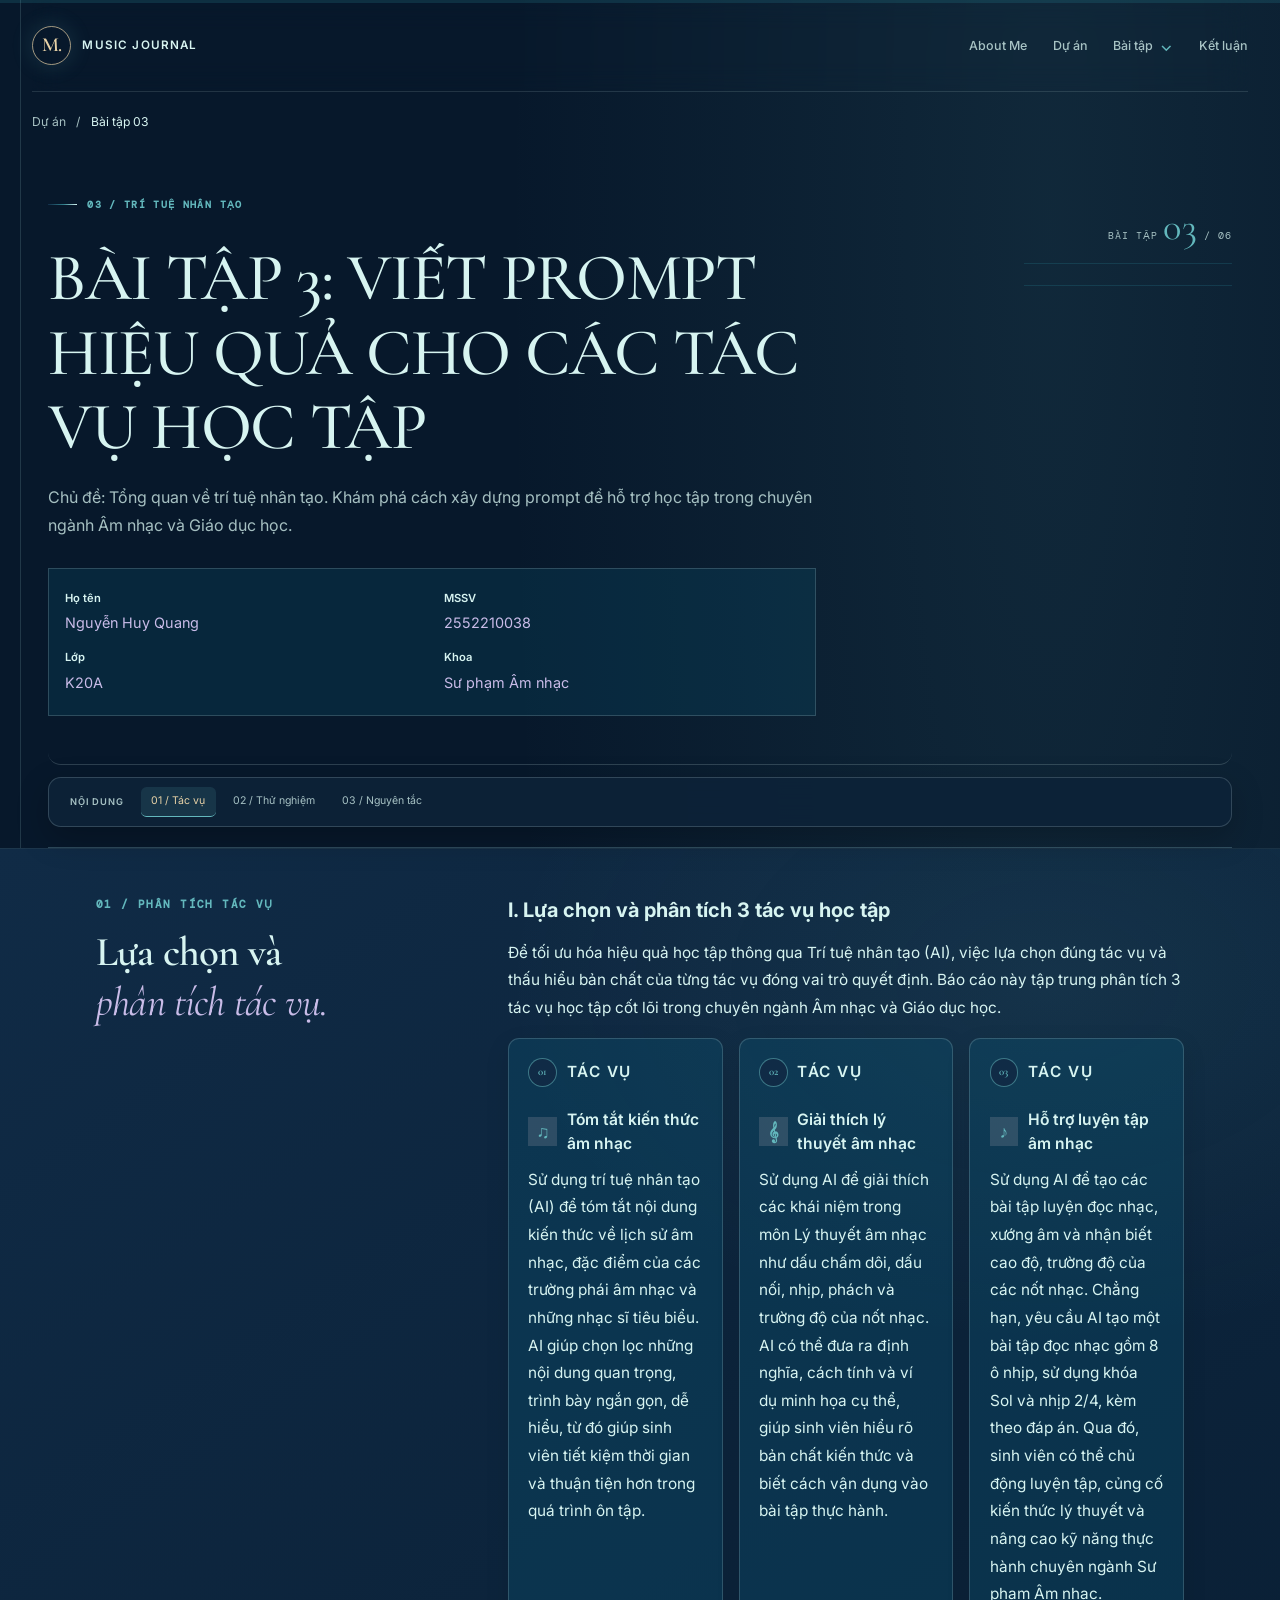
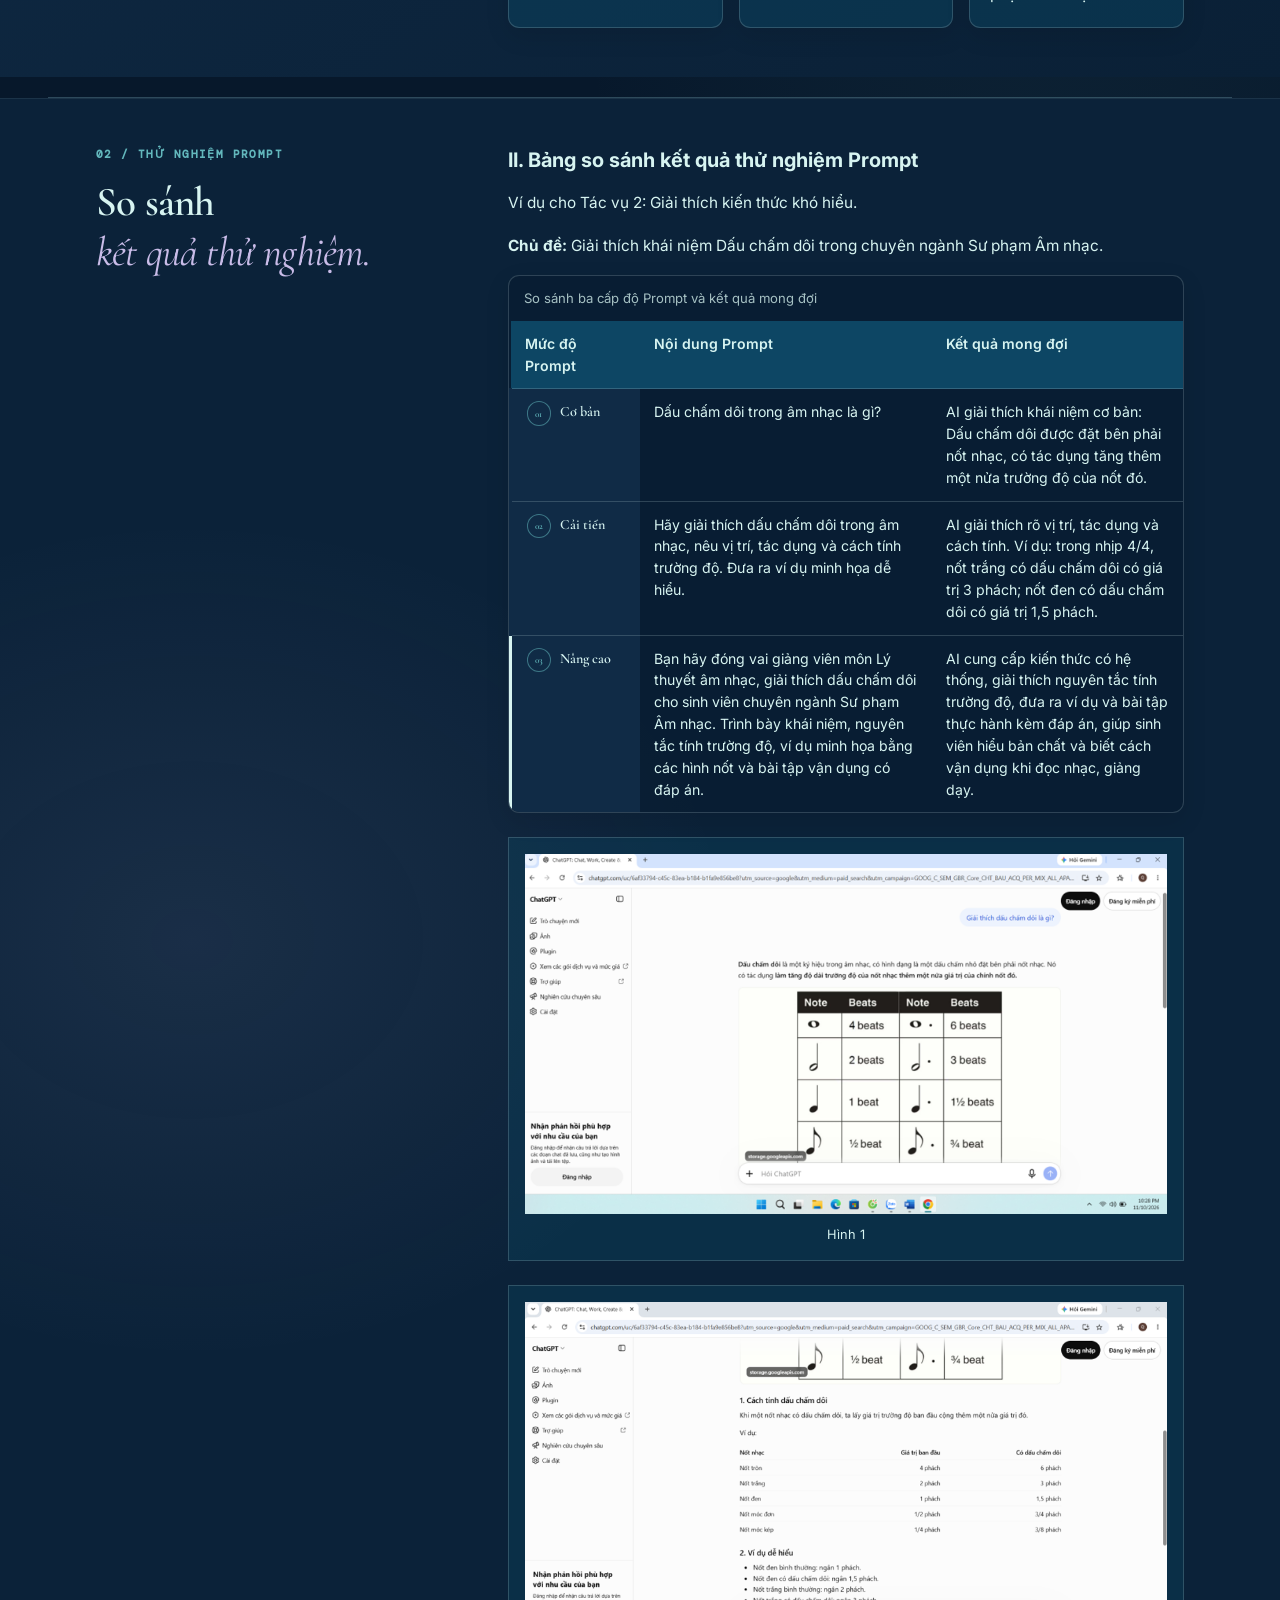
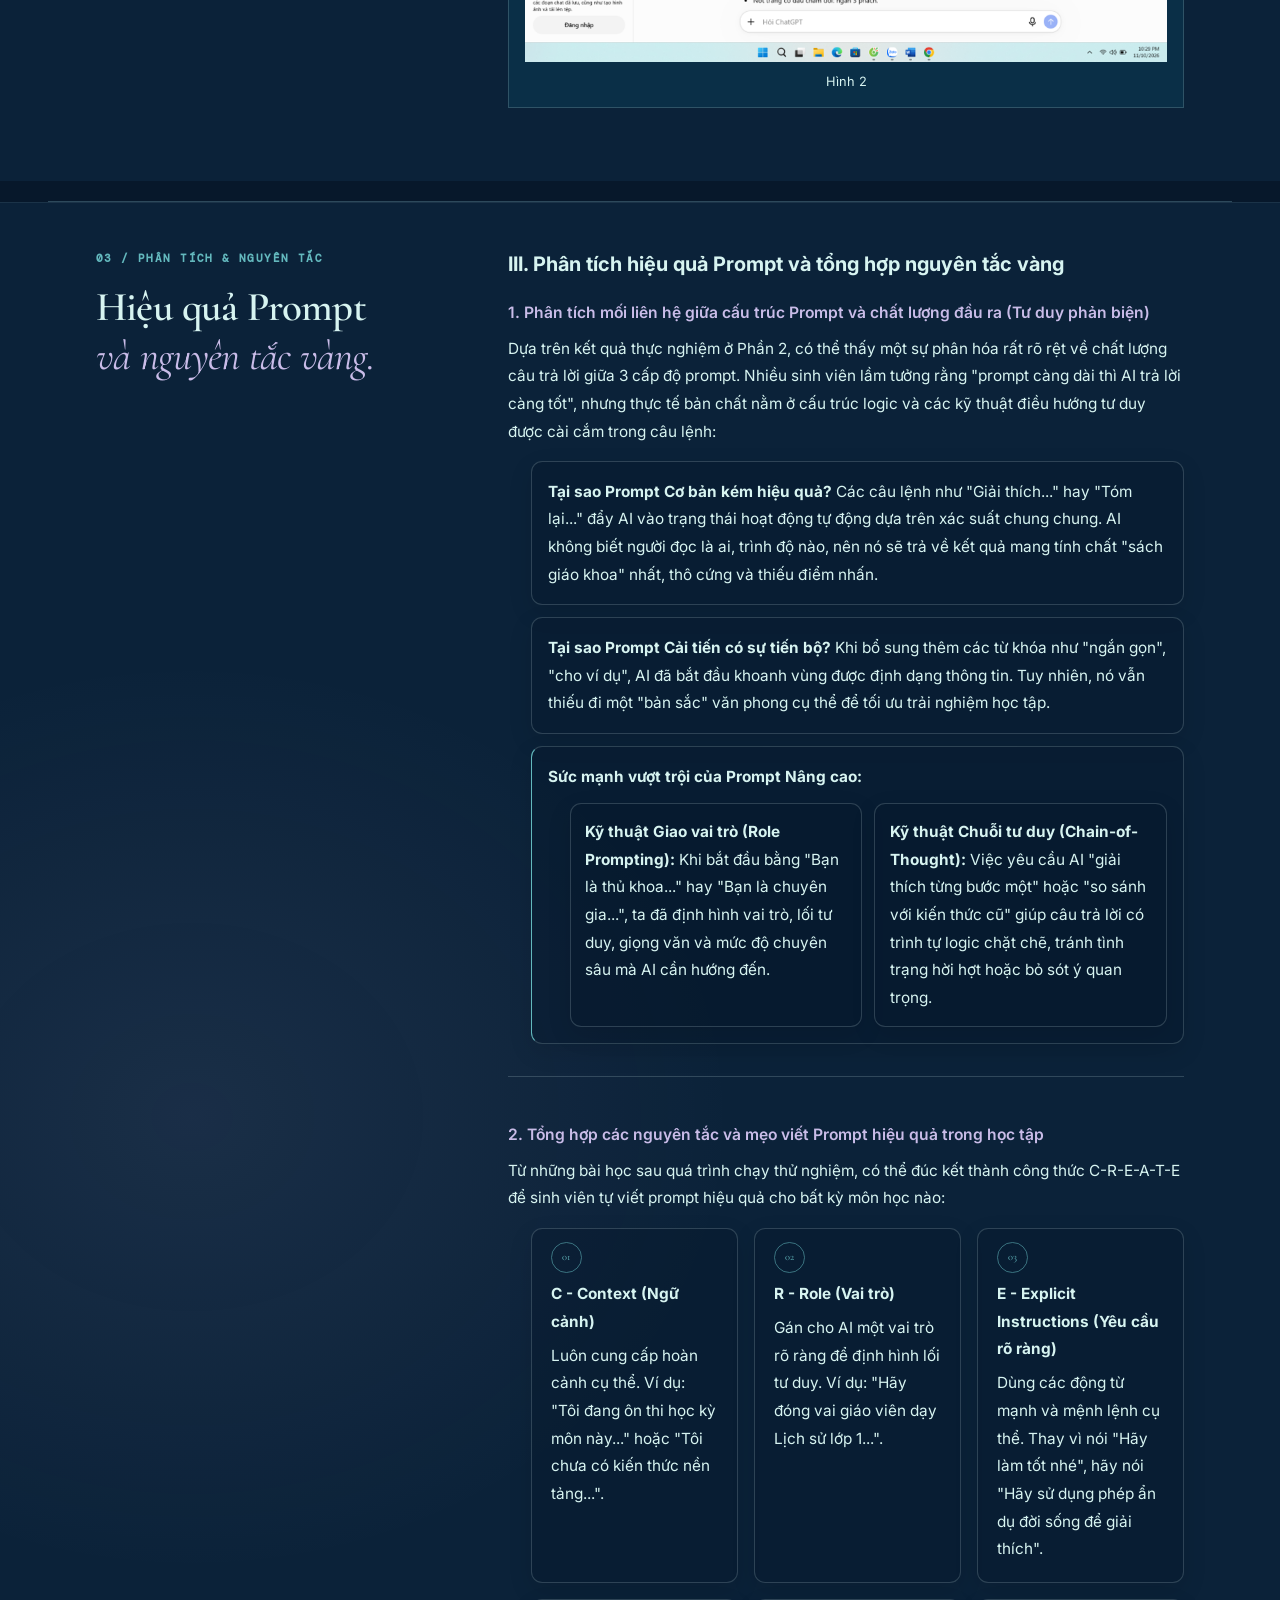
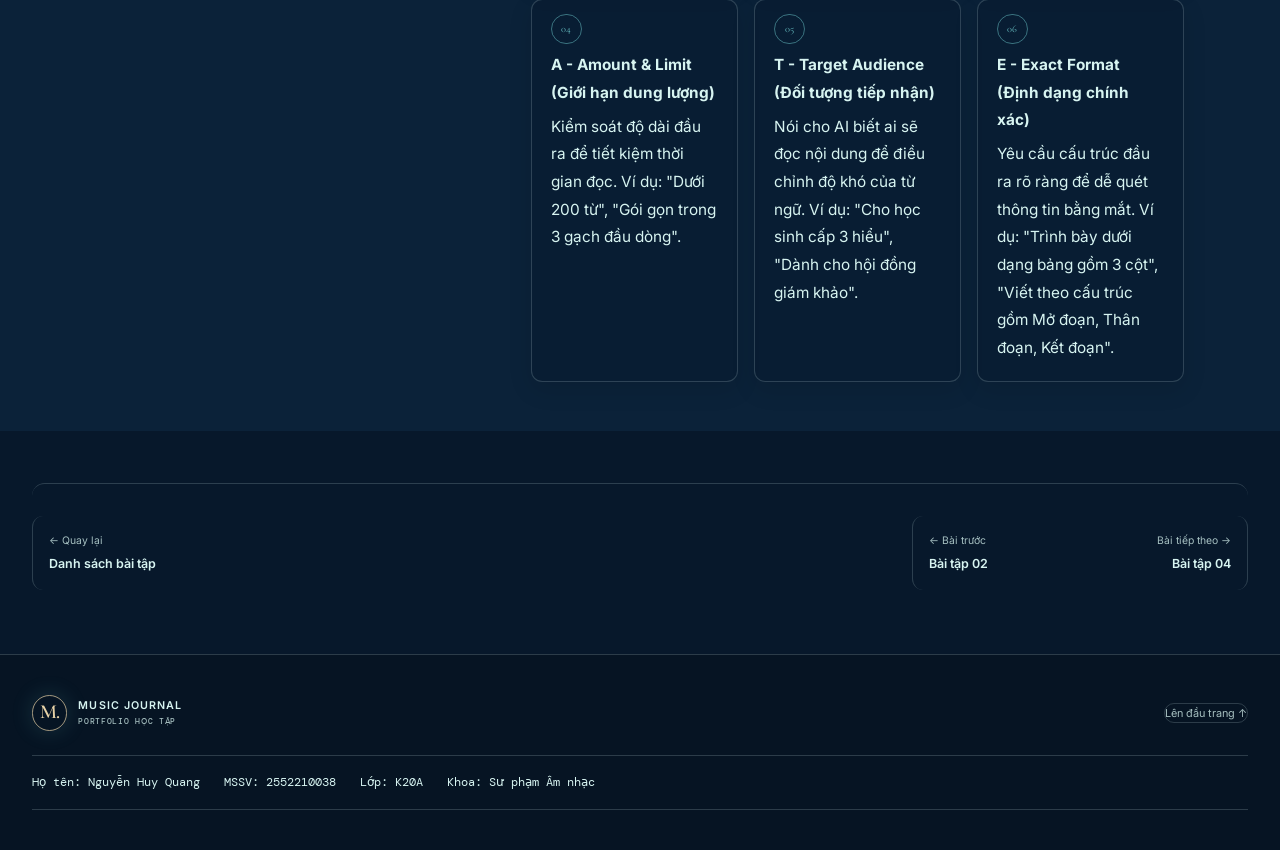
<file: projects/bai-tap-3.html>
<!doctype html>
<html lang="vi">
<head>
  <meta charset="utf-8">
  <meta name="viewport" content="width=device-width, initial-scale=1">
  <meta name="description" content="Bài tập 03 — Viết Prompt hiệu quả cho các tác vụ học tập. Chủ đề: Tổng quan về trí tuệ nhân tạo.">
  <meta name="theme-color" content="#001C44">
  <title>Bài tập 03 — Viết Prompt hiệu quả cho các tác vụ học tập | Music Journal</title>
  <link rel="icon" href="../assets/images/favicon.svg" type="image/svg+xml">
  <link rel="stylesheet" href="../assets/css/style.css">
  <script src="../assets/js/main.js" defer></script>
</head>
<body>
  <a class="skip-link" href="#main">Bỏ qua điều hướng</a>
  <div class="reader-progress" role="progressbar" aria-label="Tiến độ đọc bài" aria-valuemin="0" aria-valuemax="100" aria-valuenow="0"><span></span></div>
  <header class="site-header">
    <a class="wordmark" href="../index.html" aria-label="Music Journal — trang About Me"><span class="wordmark__mark" aria-hidden="true">M.</span><span>MUSIC JOURNAL</span></a>
    <nav class="site-nav" id="primary-navigation" aria-label="Điều hướng chính">
      <a href="../index.html">About Me</a>
      <a href="../projects.html">Dự án</a>
      <details class="nav-dropdown" open>
        <summary><span>Bài tập</span><span aria-hidden="true">⌄</span></summary>
        <ul class="nav-dropdown__list">
          <li><a href="bai-tap-1.html">Bài tập 01</a></li><li><a href="bai-tap-2.html">Bài tập 02</a></li>
          <li><a href="bai-tap-3.html" aria-current="page">Bài tập 03</a></li><li><a href="bai-tap-4.html">Bài tập 04</a></li>
          <li><a href="bai-tap-5.html">Bài tập 05</a></li><li><a href="bai-tap-6.html">Bài tập 06</a></li>
        </ul>
      </details>
      <a href="../conclusion.html">Kết luận</a>
    </nav>
    <button class="menu-toggle" type="button" aria-expanded="false" aria-controls="primary-navigation"><span class="menu-toggle__label">Mở menu</span><span class="menu-toggle__icon" aria-hidden="true"></span></button>
  </header>
  <main id="main">
    <nav class="breadcrumbs page-shell" aria-label="Đường dẫn"><a href="../projects.html">Dự án</a><span aria-hidden="true">/</span><span aria-current="page">Bài tập 03</span></nav>
    <article class="assignment exercise-page page-shell">
      <header class="assignment__hero">
        <p class="eyebrow"><span class="eyebrow__rule" aria-hidden="true"></span> 03 / TRÍ TUỆ NHÂN TẠO</p>
        <p class="assignment__counter">BÀI TẬP <strong>03</strong> <span>/ 06</span></p>
        <h1 class="exercise-title">BÀI TẬP 3: VIẾT PROMPT HIỆU QUẢ CHO CÁC TÁC VỤ HỌC TẬP</h1>
        <p class="assignment__lead">Chủ đề: Tổng quan về trí tuệ nhân tạo. Khám phá cách xây dựng prompt để hỗ trợ học tập trong chuyên ngành Âm nhạc và Giáo dục học.</p>
        <dl class="exercise-student" aria-label="Thông tin sinh viên">
          <div><dt>Họ tên</dt><dd>Nguyễn Huy Quang</dd></div>
          <div><dt>MSSV</dt><dd>2552210038</dd></div>
          <div><dt>Lớp</dt><dd>K20A</dd></div>
          <div><dt>Khoa</dt><dd>Sư phạm Âm nhạc</dd></div>
        </dl>
      </header>
      <nav class="reader-toc" aria-label="Mục lục bài tập">
        <span class="reader-toc__label">NỘI DUNG</span>
        <a href="#tasks">01 / Tác vụ</a>
        <a href="#prompt-comparison">02 / Thử nghiệm</a>
        <a href="#principles">03 / Nguyên tắc</a>
      </nav>

      <section class="assignment-section" id="tasks" aria-labelledby="tasks-title">
        <div class="assignment-section__heading">
          <p class="eyebrow">01 / PHÂN TÍCH TÁC VỤ</p>
          <h2 id="tasks-title">Lựa chọn và<br><em>phân tích tác vụ.</em></h2>
        </div>
        <div class="assignment-section__content">
          <section class="integrity-subsection" aria-labelledby="task-analysis-title">
            <h3 id="task-analysis-title">I. Lựa chọn và phân tích 3 tác vụ học tập</h3>
            <p>Để tối ưu hóa hiệu quả học tập thông qua Trí tuệ nhân tạo (AI), việc lựa chọn đúng tác vụ và thấu hiểu bản chất của từng tác vụ đóng vai trò quyết định. Báo cáo này tập trung phân tích 3 tác vụ học tập cốt lõi trong chuyên ngành Âm nhạc và Giáo dục học.</p>
            <div class="integrity-card-grid prompt-task-grid">
              <article class="integrity-card prompt-task-card">
                <p class="prompt-task-card__index"><span>01</span> TÁC VỤ</p>
                <h4><span class="prompt-task-card__icon" aria-hidden="true">♫</span> Tóm tắt kiến thức âm nhạc</h4>
                <p>Sử dụng trí tuệ nhân tạo (AI) để tóm tắt nội dung kiến thức về lịch sử âm nhạc, đặc điểm của các trường phái âm nhạc và những nhạc sĩ tiêu biểu. AI giúp chọn lọc những nội dung quan trọng, trình bày ngắn gọn, dễ hiểu, từ đó giúp sinh viên tiết kiệm thời gian và thuận tiện hơn trong quá trình ôn tập.</p>
              </article>
              <article class="integrity-card prompt-task-card">
                <p class="prompt-task-card__index"><span>02</span> TÁC VỤ</p>
                <h4><span class="prompt-task-card__icon" aria-hidden="true">𝄞</span> Giải thích lý thuyết âm nhạc</h4>
                <p>Sử dụng AI để giải thích các khái niệm trong môn Lý thuyết âm nhạc như dấu chấm dôi, dấu nối, nhịp, phách và trường độ của nốt nhạc. AI có thể đưa ra định nghĩa, cách tính và ví dụ minh họa cụ thể, giúp sinh viên hiểu rõ bản chất kiến thức và biết cách vận dụng vào bài tập thực hành.</p>
              </article>
              <article class="integrity-card prompt-task-card">
                <p class="prompt-task-card__index"><span>03</span> TÁC VỤ</p>
                <h4><span class="prompt-task-card__icon" aria-hidden="true">♪</span> Hỗ trợ luyện tập âm nhạc</h4>
                <p>Sử dụng AI để tạo các bài tập luyện đọc nhạc, xướng âm và nhận biết cao độ, trường độ của các nốt nhạc. Chẳng hạn, yêu cầu AI tạo một bài tập đọc nhạc gồm 8 ô nhịp, sử dụng khóa Sol và nhịp 2/4, kèm theo đáp án. Qua đó, sinh viên có thể chủ động luyện tập, củng cố kiến thức lý thuyết và nâng cao kỹ năng thực hành chuyên ngành Sư phạm Âm nhạc.</p>
              </article>
            </div>
          </section>
        </div>
      </section>

      <section class="assignment-section" id="prompt-comparison" aria-labelledby="prompt-comparison-title">
        <div class="assignment-section__heading">
          <p class="eyebrow">02 / THỬ NGHIỆM PROMPT</p>
          <h2 id="prompt-comparison-title">So sánh<br><em>kết quả thử nghiệm.</em></h2>
        </div>
        <div class="assignment-section__content">
          <section class="integrity-subsection" aria-labelledby="comparison-title">
            <h3 id="comparison-title">II. Bảng so sánh kết quả thử nghiệm Prompt</h3>
            <p>Ví dụ cho Tác vụ 2: Giải thích kiến thức khó hiểu.</p>
            <p><strong>Chủ đề:</strong> Giải thích khái niệm Dấu chấm dôi trong chuyên ngành Sư phạm Âm nhạc.</p>
            <div class="integrity-table-scroll" role="region" aria-label="Bảng so sánh kết quả thử nghiệm Prompt" tabindex="0">
              <table class="integrity-table prompt-comparison-table">
                <caption>So sánh ba cấp độ Prompt và kết quả mong đợi</caption>
                <thead>
                  <tr><th scope="col">Mức độ Prompt</th><th scope="col">Nội dung Prompt</th><th scope="col">Kết quả mong đợi</th></tr>
                </thead>
                <tbody>
                  <tr class="prompt-level--basic">
                    <th scope="row"><span class="prompt-level-badge">01</span> Cơ bản</th>
                    <td>Dấu chấm dôi trong âm nhạc là gì?</td>
                    <td>AI giải thích khái niệm cơ bản: Dấu chấm dôi được đặt bên phải nốt nhạc, có tác dụng tăng thêm một nửa trường độ của nốt đó.</td>
                  </tr>
                  <tr class="prompt-level--improved">
                    <th scope="row"><span class="prompt-level-badge">02</span> Cải tiến</th>
                    <td>Hãy giải thích dấu chấm dôi trong âm nhạc, nêu vị trí, tác dụng và cách tính trường độ. Đưa ra ví dụ minh họa dễ hiểu.</td>
                    <td>AI giải thích rõ vị trí, tác dụng và cách tính. Ví dụ: trong nhịp 4/4, nốt trắng có dấu chấm dôi có giá trị 3 phách; nốt đen có dấu chấm dôi có giá trị 1,5 phách.</td>
                  </tr>
                  <tr class="prompt-level--advanced">
                    <th scope="row"><span class="prompt-level-badge">03</span> Nâng cao</th>
                    <td>Bạn hãy đóng vai giảng viên môn Lý thuyết âm nhạc, giải thích dấu chấm dôi cho sinh viên chuyên ngành Sư phạm Âm nhạc. Trình bày khái niệm, nguyên tắc tính trường độ, ví dụ minh họa bằng các hình nốt và bài tập vận dụng có đáp án.</td>
                    <td>AI cung cấp kiến thức có hệ thống, giải thích nguyên tắc tính trường độ, đưa ra ví dụ và bài tập thực hành kèm đáp án, giúp sinh viên hiểu bản chất và biết cách vận dụng khi đọc nhạc, giảng dạy.</td>
                  </tr>
                </tbody>
              </table>
            </div>
            <figure class="exercise-image">
              <a href="../assets/images/Ảnh bài 3/Picture31.png" target="_blank" rel="noreferrer" aria-label="Mở ảnh minh họa Hình 1">
                <img src="../assets/images/Ảnh bài 3/Picture31.png" alt="Kết quả thử nghiệm Prompt yêu cầu AI giải thích dấu chấm dôi và minh họa trường độ" loading="lazy" decoding="async">
              </a>
              <figcaption class="exercise-caption">Hình 1</figcaption>
            </figure>
            <figure class="exercise-image">
              <a href="../assets/images/Ảnh bài 3/Picture32.png" target="_blank" rel="noreferrer" aria-label="Mở ảnh minh họa Hình 2">
                <img src="../assets/images/Ảnh bài 3/Picture32.png" alt="Kết quả Prompt nâng cao trình bày cách tính dấu chấm dôi và ví dụ trường độ các nốt nhạc" loading="lazy" decoding="async">
              </a>
              <figcaption class="exercise-caption">Hình 2</figcaption>
            </figure>
          </section>
        </div>
      </section>

      <section class="assignment-section assignment-section--products" id="principles" aria-labelledby="principles-title">
        <div class="assignment-section__heading">
          <p class="eyebrow">03 / PHÂN TÍCH & NGUYÊN TẮC</p>
          <h2 id="principles-title">Hiệu quả Prompt<br><em>và nguyên tắc vàng.</em></h2>
        </div>
        <div class="assignment-section__content">
          <section class="integrity-subsection" aria-labelledby="prompt-analysis-title">
            <h3 id="prompt-analysis-title">III. Phân tích hiệu quả Prompt và tổng hợp nguyên tắc vàng</h3>
            <section class="integrity-subsection" aria-labelledby="critical-thinking-title">
              <h4 id="critical-thinking-title">1. Phân tích mối liên hệ giữa cấu trúc Prompt và chất lượng đầu ra (Tư duy phản biện)</h4>
              <p>Dựa trên kết quả thực nghiệm ở Phần 2, có thể thấy một sự phân hóa rất rõ rệt về chất lượng câu trả lời giữa 3 cấp độ prompt. Nhiều sinh viên lầm tưởng rằng "prompt càng dài thì AI trả lời càng tốt", nhưng thực tế bản chất nằm ở cấu trúc logic và các kỹ thuật điều hướng tư duy được cài cắm trong câu lệnh:</p>
              <ul class="prompt-analysis-list">
                <li><strong>Tại sao Prompt Cơ bản kém hiệu quả?</strong> Các câu lệnh như "Giải thích..." hay "Tóm lại..." đẩy AI vào trạng thái hoạt động tự động dựa trên xác suất chung chung. AI không biết người đọc là ai, trình độ nào, nên nó sẽ trả về kết quả mang tính chất "sách giáo khoa" nhất, thô cứng và thiếu điểm nhấn.</li>
                <li><strong>Tại sao Prompt Cải tiến có sự tiến bộ?</strong> Khi bổ sung thêm các từ khóa như "ngắn gọn", "cho ví dụ", AI đã bắt đầu khoanh vùng được định dạng thông tin. Tuy nhiên, nó vẫn thiếu đi một "bản sắc" văn phong cụ thể để tối ưu trải nghiệm học tập.</li>
                <li><strong>Sức mạnh vượt trội của Prompt Nâng cao:</strong>
                  <ul class="prompt-techniques">
                    <li><strong>Kỹ thuật Giao vai trò (Role Prompting):</strong> Khi bắt đầu bằng "Bạn là thủ khoa..." hay "Bạn là chuyên gia...", ta đã định hình vai trò, lối tư duy, giọng văn và mức độ chuyên sâu mà AI cần hướng đến.</li>
                    <li><strong>Kỹ thuật Chuỗi tư duy (Chain-of-Thought):</strong> Việc yêu cầu AI "giải thích từng bước một" hoặc "so sánh với kiến thức cũ" giúp câu trả lời có trình tự logic chặt chẽ, tránh tình trạng hời hợt hoặc bỏ sót ý quan trọng.</li>
                  </ul>
                </li>
              </ul>
            </section>

            <section class="integrity-subsection" aria-labelledby="create-title">
              <h4 id="create-title">2. Tổng hợp các nguyên tắc và mẹo viết Prompt hiệu quả trong học tập</h4>
              <p>Từ những bài học sau quá trình chạy thử nghiệm, có thể đúc kết thành công thức C-R-E-A-T-E để sinh viên tự viết prompt hiệu quả cho bất kỳ môn học nào:</p>
              <ol class="integrity-principles prompt-create-grid">
                <li><strong>C - Context (Ngữ cảnh)</strong>Luôn cung cấp hoàn cảnh cụ thể. Ví dụ: "Tôi đang ôn thi học kỳ môn này..." hoặc "Tôi chưa có kiến thức nền tảng...".</li>
                <li><strong>R - Role (Vai trò)</strong>Gán cho AI một vai trò rõ ràng để định hình lối tư duy. Ví dụ: "Hãy đóng vai giáo viên dạy Lịch sử lớp 1...".</li>
                <li><strong>E - Explicit Instructions (Yêu cầu rõ ràng)</strong>Dùng các động từ mạnh và mệnh lệnh cụ thể. Thay vì nói "Hãy làm tốt nhé", hãy nói "Hãy sử dụng phép ẩn dụ đời sống để giải thích".</li>
                <li><strong>A - Amount &amp; Limit (Giới hạn dung lượng)</strong>Kiểm soát độ dài đầu ra để tiết kiệm thời gian đọc. Ví dụ: "Dưới 200 từ", "Gói gọn trong 3 gạch đầu dòng".</li>
                <li><strong>T - Target Audience (Đối tượng tiếp nhận)</strong>Nói cho AI biết ai sẽ đọc nội dung để điều chỉnh độ khó của từ ngữ. Ví dụ: "Cho học sinh cấp 3 hiểu", "Dành cho hội đồng giám khảo".</li>
                <li><strong>E - Exact Format (Định dạng chính xác)</strong>Yêu cầu cấu trúc đầu ra rõ ràng để dễ quét thông tin bằng mắt. Ví dụ: "Trình bày dưới dạng bảng gồm 3 cột", "Viết theo cấu trúc gồm Mở đoạn, Thân đoạn, Kết đoạn".</li>
              </ol>
            </section>
          </section>
        </div>
      </section>
    </article>
    <nav class="assignment-pagination page-shell" aria-label="Điều hướng bài tập"><a class="pagination-link" href="../projects.html"><span>← Quay lại</span><strong>Danh sách bài tập</strong></a><a class="pagination-link pagination-link--previous" href="bai-tap-2.html"><span>← Bài trước</span><strong>Bài tập 02</strong></a><a class="pagination-link pagination-link--next" href="bai-tap-4.html"><span>Bài tiếp theo →</span><strong>Bài tập 04</strong></a></nav>
  </main>
  <a class="reader-back-to-top" href="#main" aria-label="Quay lại đầu bài" aria-hidden="true" tabindex="-1">↑</a>
  <footer class="site-footer"><div class="site-footer__top"><a class="wordmark wordmark--footer" href="../index.html"><span class="wordmark__mark" aria-hidden="true">M.</span><span>MUSIC JOURNAL<small>PORTFOLIO HỌC TẬP</small></span></a><a class="back-to-top" href="#main">Lên đầu trang ↑</a></div><div class="site-footer__meta"><span>Họ tên: Nguyễn Huy Quang</span><span>MSSV: 2552210038</span><span>Lớp: K20A</span><span>Khoa: Sư phạm Âm nhạc</span></div></footer>
</body>
</html>
</file>
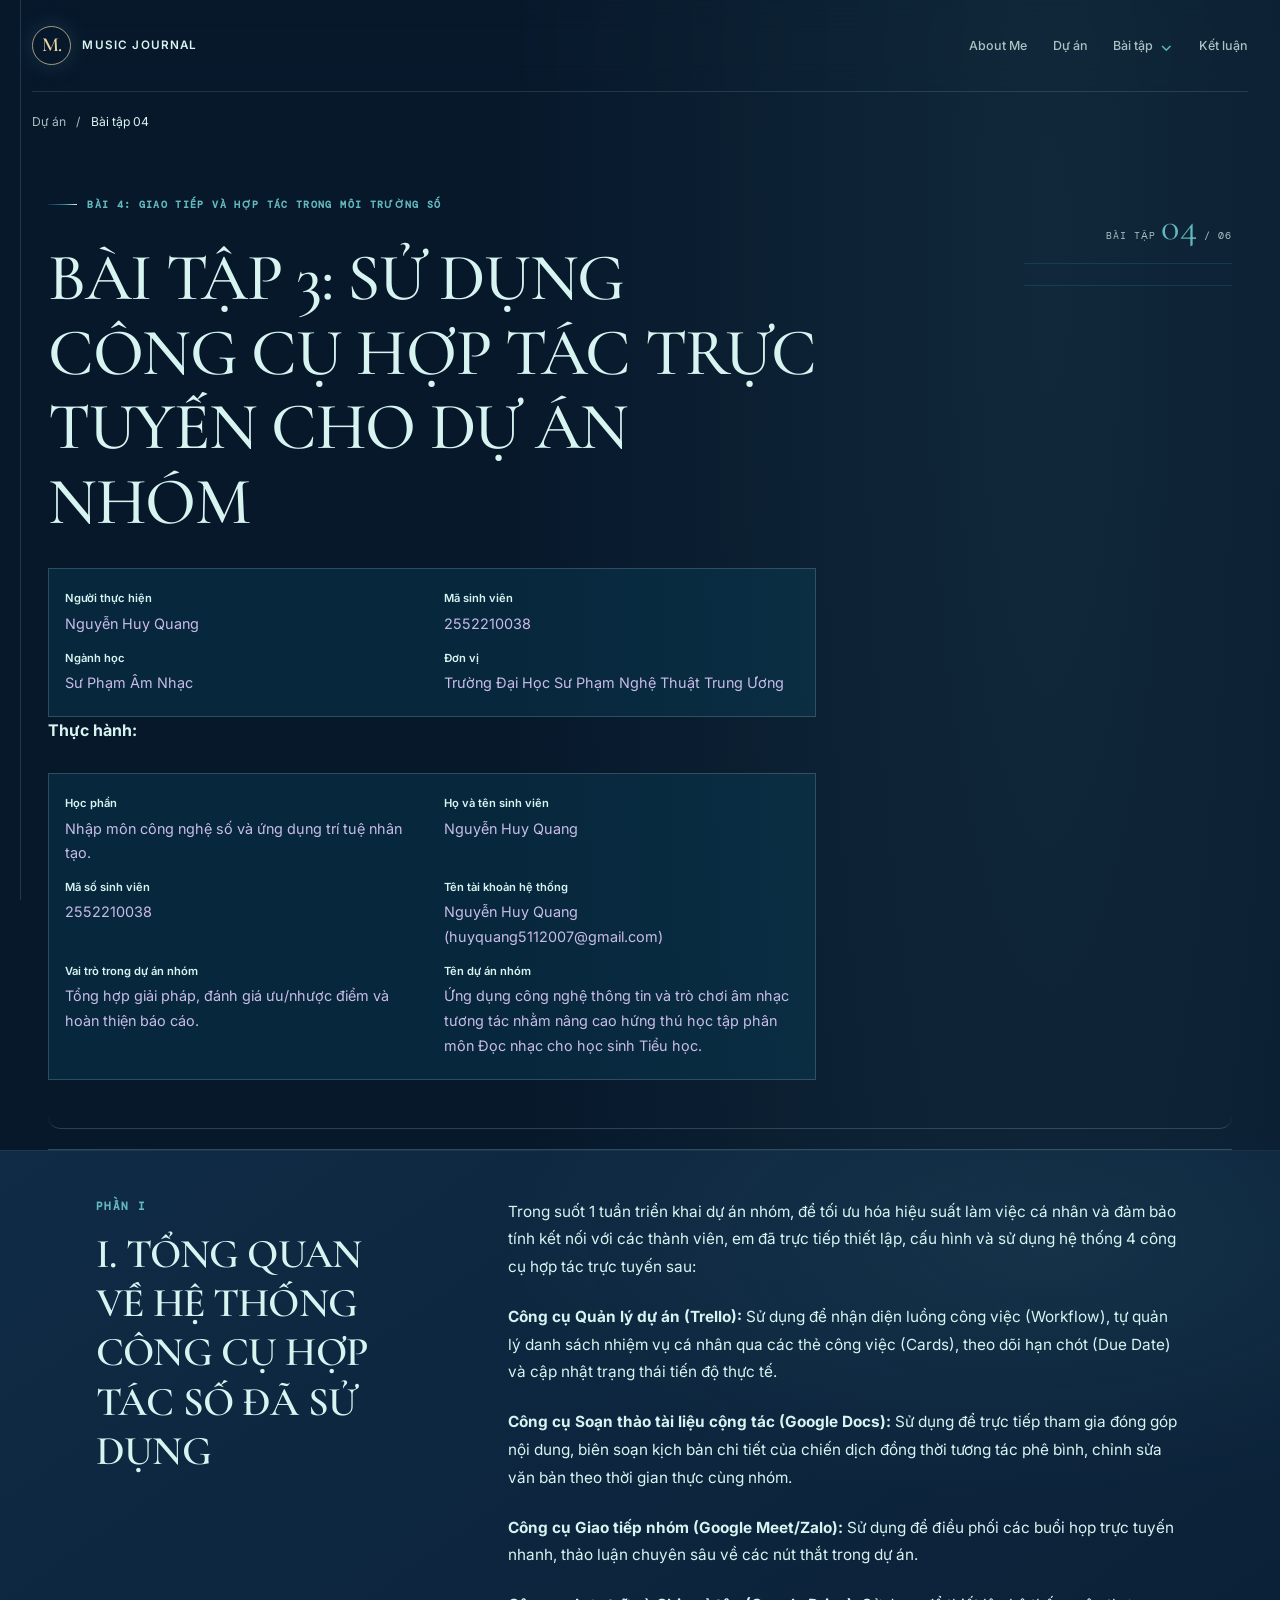
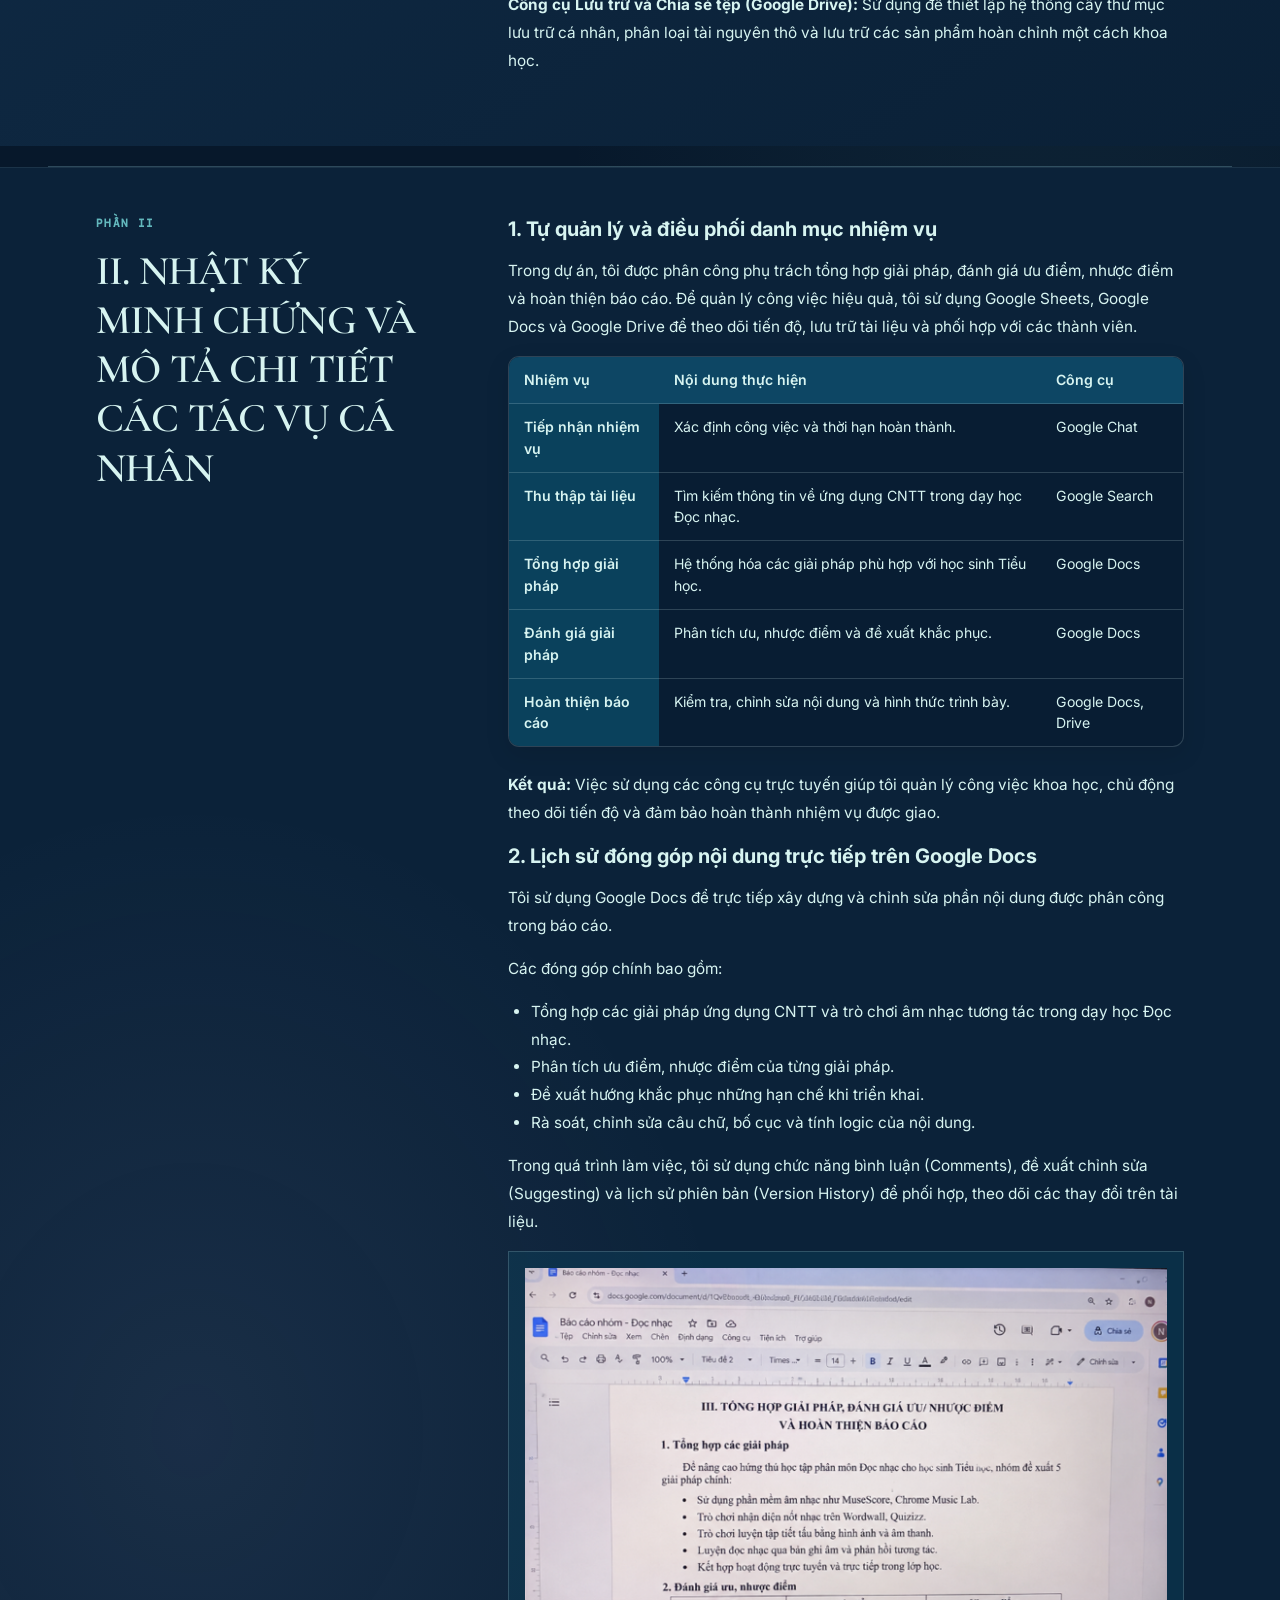
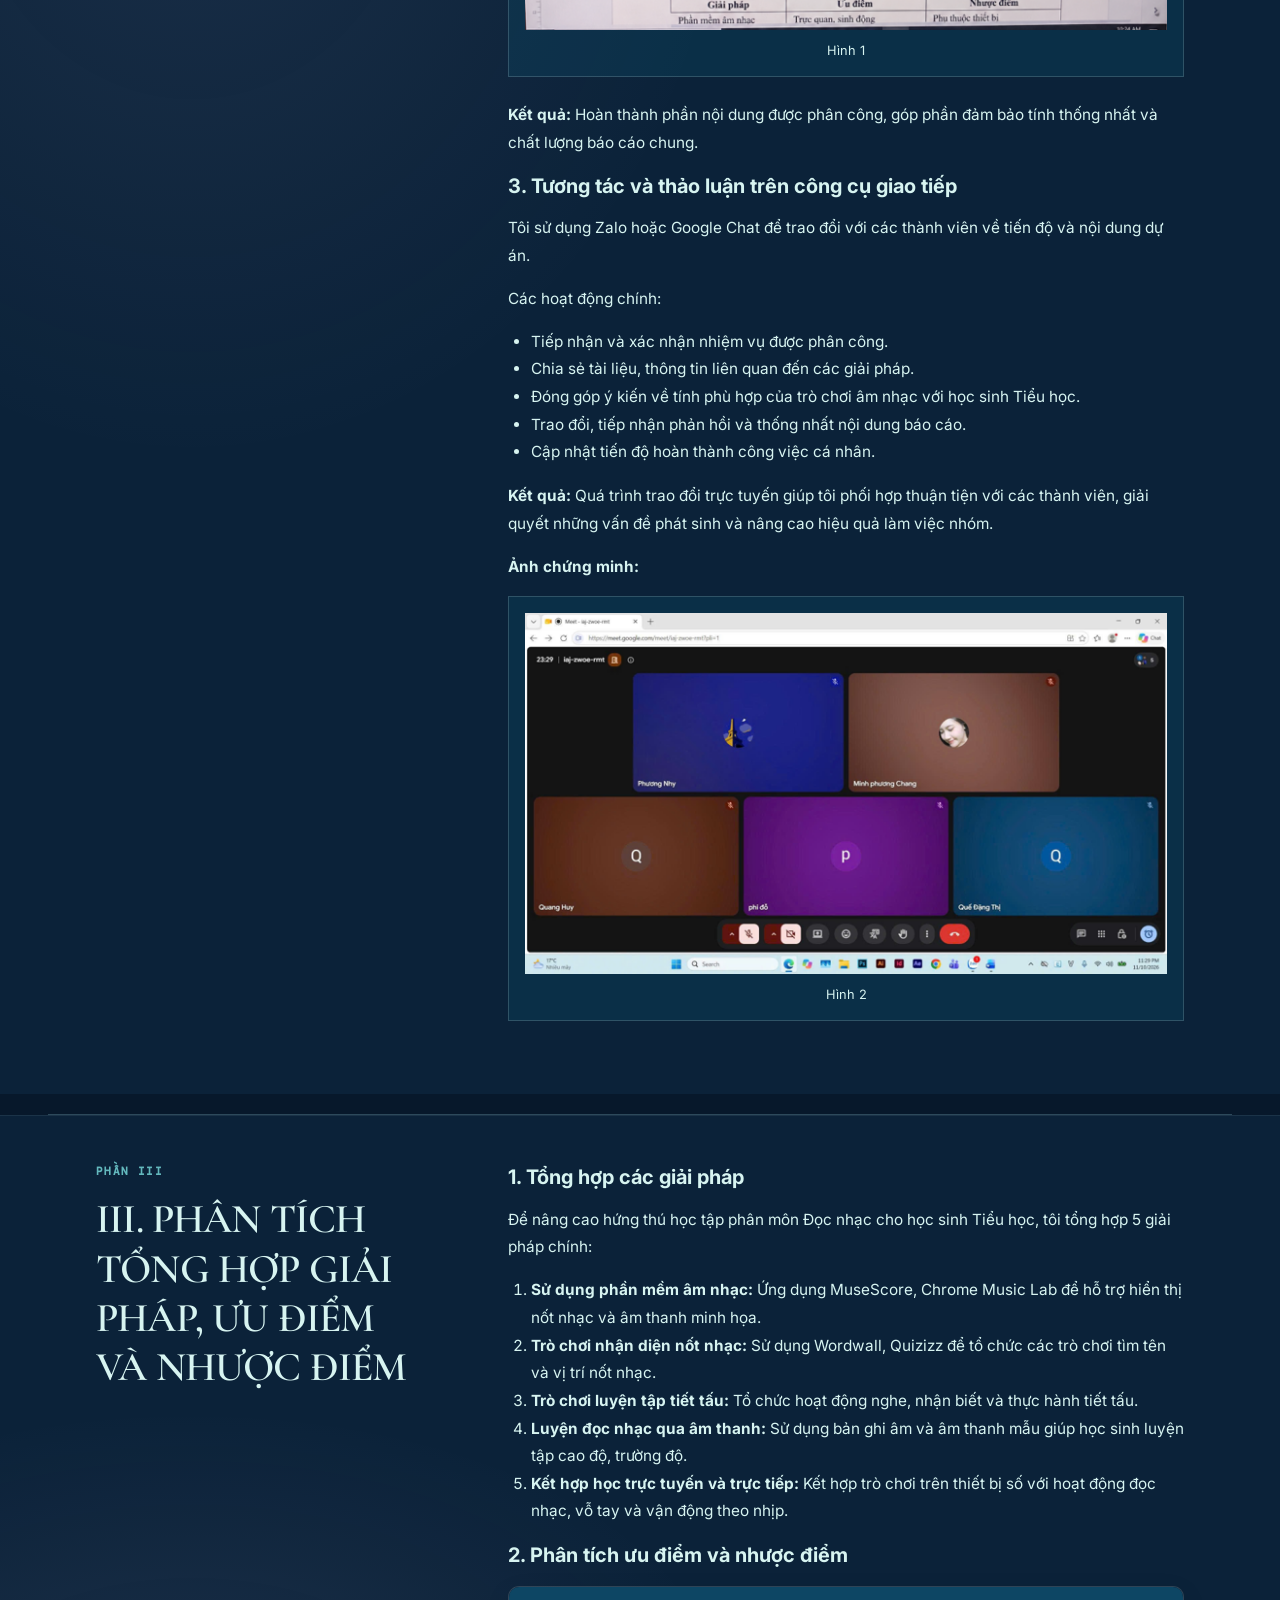
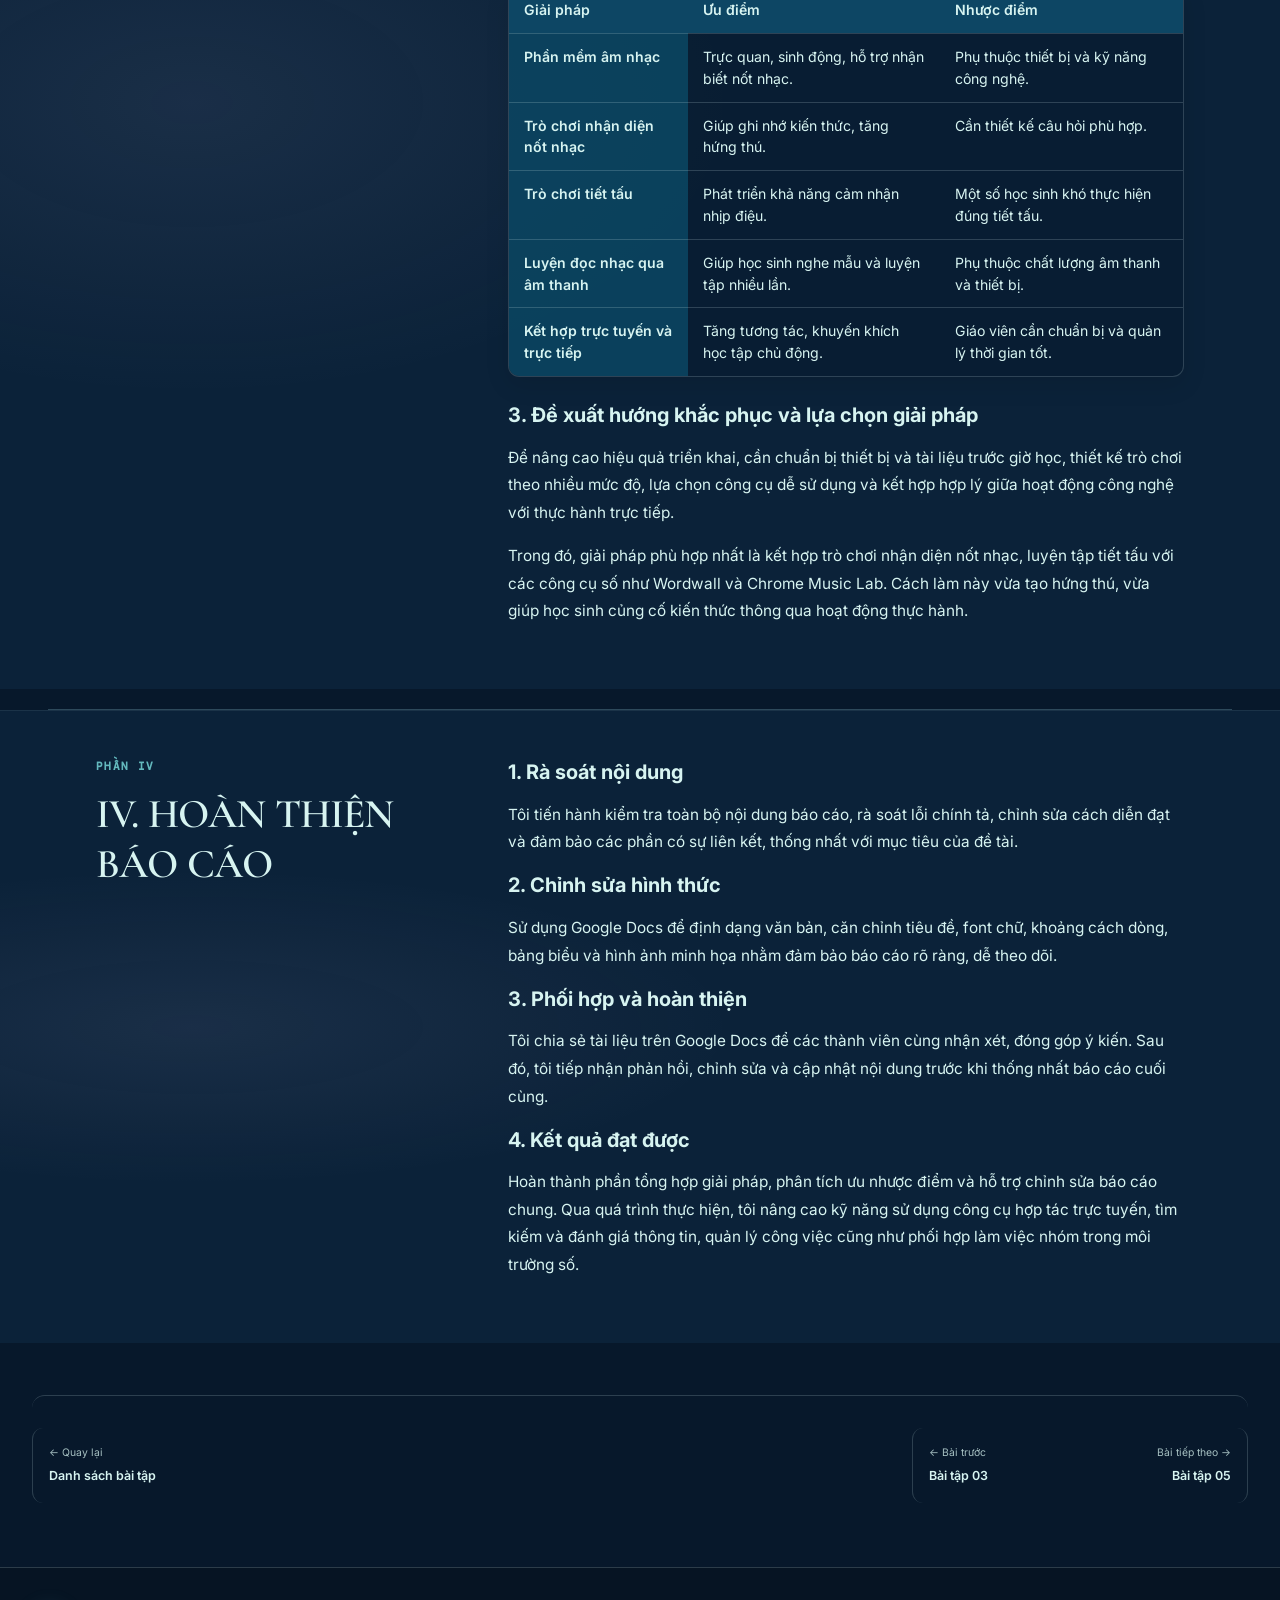
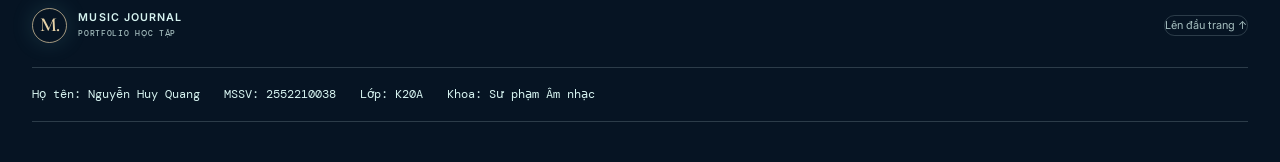
<file: projects/bai-tap-4.html>
<!doctype html>
<html lang="vi">
<head>
  <meta charset="utf-8">
  <meta name="viewport" content="width=device-width, initial-scale=1">
  <meta name="description" content="Bài tập 4: Giao tiếp và hợp tác trong môi trường số — sử dụng công cụ hợp tác trực tuyến cho dự án nhóm.">
  <meta name="theme-color" content="#001C44">
  <title>Bài tập 4: Sử dụng công cụ hợp tác trực tuyến cho dự án nhóm | Music Journal</title>
  <link rel="icon" href="../assets/images/favicon.svg" type="image/svg+xml">
  <link rel="stylesheet" href="../assets/css/style.css">
  <script src="../assets/js/main.js" defer></script>
</head>
<body>
  <a class="skip-link" href="#main">Bỏ qua điều hướng</a>
  <header class="site-header">
    <a class="wordmark" href="../index.html" aria-label="Music Journal — trang About Me"><span class="wordmark__mark" aria-hidden="true">M.</span><span>MUSIC JOURNAL</span></a>
    <nav class="site-nav" id="primary-navigation" aria-label="Điều hướng chính">
      <a href="../index.html">About Me</a>
      <a href="../projects.html">Dự án</a>
      <details class="nav-dropdown" open>
        <summary><span>Bài tập</span><span aria-hidden="true">⌄</span></summary>
        <ul class="nav-dropdown__list">
          <li><a href="bai-tap-1.html">Bài tập 01</a></li><li><a href="bai-tap-2.html">Bài tập 02</a></li>
          <li><a href="bai-tap-3.html">Bài tập 03</a></li><li><a href="bai-tap-4.html" aria-current="page">Bài tập 04</a></li>
          <li><a href="bai-tap-5.html">Bài tập 05</a></li><li><a href="bai-tap-6.html">Bài tập 06</a></li>
        </ul>
      </details>
      <a href="../conclusion.html">Kết luận</a>
    </nav>
    <button class="menu-toggle" type="button" aria-expanded="false" aria-controls="primary-navigation"><span class="menu-toggle__label">Mở menu</span><span class="menu-toggle__icon" aria-hidden="true"></span></button>
  </header>
  <main id="main">
    <nav class="breadcrumbs page-shell" aria-label="Đường dẫn"><a href="../projects.html">Dự án</a><span aria-hidden="true">/</span><span aria-current="page">Bài tập 04</span></nav>
    <article class="assignment exercise-page page-shell">
      <header class="assignment__hero">
        <p class="eyebrow"><span class="eyebrow__rule" aria-hidden="true"></span> BÀI 4: GIAO TIẾP VÀ HỢP TÁC TRONG MÔI TRƯỜNG SỐ</p>
        <p class="assignment__counter">BÀI TẬP <strong>04</strong> <span>/ 06</span></p>
        <h1 class="exercise-title">BÀI TẬP 3: SỬ DỤNG CÔNG CỤ HỢP TÁC TRỰC TUYẾN CHO DỰ ÁN NHÓM</h1>
        <dl class="exercise-student" aria-label="Thông tin người thực hiện">
          <div><dt>Người thực hiện</dt><dd>Nguyễn Huy Quang</dd></div>
          <div><dt>Mã sinh viên</dt><dd>2552210038</dd></div>
          <div><dt>Ngành học</dt><dd>Sư Phạm Âm Nhạc</dd></div>
          <div><dt>Đơn vị</dt><dd>Trường Đại Học Sư Phạm Nghệ Thuật Trung Ương</dd></div>
        </dl>
        <p><strong>Thực hành:</strong></p>
        <dl class="exercise-student" aria-label="Thông tin thực hành">
          <div><dt>Học phần</dt><dd>Nhập môn công nghệ số và ứng dụng trí tuệ nhân tạo.</dd></div>
          <div><dt>Họ và tên sinh viên</dt><dd>Nguyễn Huy Quang</dd></div>
          <div><dt>Mã số sinh viên</dt><dd>2552210038</dd></div>
          <div><dt>Tên tài khoản hệ thống</dt><dd>Nguyễn Huy Quang (<a href="mailto:huyquang5112007@gmail.com">huyquang5112007@gmail.com</a>)</dd></div>
          <div><dt>Vai trò trong dự án nhóm</dt><dd>Tổng hợp giải pháp, đánh giá ưu/nhược điểm và hoàn thiện báo cáo.</dd></div>
          <div><dt>Tên dự án nhóm</dt><dd>Ứng dụng công nghệ thông tin và trò chơi âm nhạc tương tác nhằm nâng cao hứng thú học tập phân môn Đọc nhạc cho học sinh Tiểu học.</dd></div>
        </dl>
      </header>

      <section class="assignment-section" id="overview" aria-labelledby="overview-title">
        <div class="assignment-section__heading">
          <p class="eyebrow">PHẦN I</p>
          <h2 id="overview-title">I. TỔNG QUAN VỀ HỆ THỐNG CÔNG CỤ HỢP TÁC SỐ ĐÃ SỬ DỤNG</h2>
        </div>
        <div class="assignment-section__content">
          <p>Trong suốt 1 tuần triển khai dự án nhóm, để tối ưu hóa hiệu suất làm việc cá nhân và đảm bảo tính kết nối với các thành viên, em đã trực tiếp thiết lập, cấu hình và sử dụng hệ thống 4 công cụ hợp tác trực tuyến sau:</p>
          <p><strong>Công cụ Quản lý dự án (Trello):</strong> Sử dụng để nhận diện luồng công việc (Workflow), tự quản lý danh sách nhiệm vụ cá nhân qua các thẻ công việc (Cards), theo dõi hạn chót (Due Date) và cập nhật trạng thái tiến độ thực tế.</p>
          <p><strong>Công cụ Soạn thảo tài liệu cộng tác (Google Docs):</strong> Sử dụng để trực tiếp tham gia đóng góp nội dung, biên soạn kịch bản chi tiết của chiến dịch đồng thời tương tác phê bình, chỉnh sửa văn bản theo thời gian thực cùng nhóm.</p>
          <p><strong>Công cụ Giao tiếp nhóm (Google Meet/Zalo):</strong> Sử dụng để điều phối các buổi họp trực tuyến nhanh, thảo luận chuyên sâu về các nút thắt trong dự án.</p>
          <p><strong>Công cụ Lưu trữ và Chia sẻ tệp (Google Drive):</strong> Sử dụng để thiết lập hệ thống cây thư mục lưu trữ cá nhân, phân loại tài nguyên thô và lưu trữ các sản phẩm hoàn chỉnh một cách khoa học.</p>
        </div>
      </section>

      <section class="assignment-section" id="evidence" aria-labelledby="evidence-title">
        <div class="assignment-section__heading">
          <p class="eyebrow">PHẦN II</p>
          <h2 id="evidence-title">II. NHẬT KÝ MINH CHỨNG VÀ MÔ TẢ CHI TIẾT CÁC TÁC VỤ CÁ NHÂN</h2>
        </div>
        <div class="assignment-section__content">
          <section aria-labelledby="task-management-title">
            <h3 id="task-management-title">1. Tự quản lý và điều phối danh mục nhiệm vụ</h3>
            <p>Trong dự án, tôi được phân công phụ trách tổng hợp giải pháp, đánh giá ưu điểm, nhược điểm và hoàn thiện báo cáo. Để quản lý công việc hiệu quả, tôi sử dụng Google Sheets, Google Docs và Google Drive để theo dõi tiến độ, lưu trữ tài liệu và phối hợp với các thành viên.</p>
            <div class="integrity-table-scroll" role="region" aria-label="Danh mục nhiệm vụ cá nhân" tabindex="0">
              <table class="integrity-table">
                <thead>
                  <tr><th scope="col">Nhiệm vụ</th><th scope="col">Nội dung thực hiện</th><th scope="col">Công cụ</th></tr>
                </thead>
                <tbody>
                  <tr><th scope="row">Tiếp nhận nhiệm vụ</th><td>Xác định công việc và thời hạn hoàn thành.</td><td>Google Chat</td></tr>
                  <tr><th scope="row">Thu thập tài liệu</th><td>Tìm kiếm thông tin về ứng dụng CNTT trong dạy học Đọc nhạc.</td><td>Google Search</td></tr>
                  <tr><th scope="row">Tổng hợp giải pháp</th><td>Hệ thống hóa các giải pháp phù hợp với học sinh Tiểu học.</td><td>Google Docs</td></tr>
                  <tr><th scope="row">Đánh giá giải pháp</th><td>Phân tích ưu, nhược điểm và đề xuất khắc phục.</td><td>Google Docs</td></tr>
                  <tr><th scope="row">Hoàn thiện báo cáo</th><td>Kiểm tra, chỉnh sửa nội dung và hình thức trình bày.</td><td>Google Docs, Drive</td></tr>
                </tbody>
              </table>
            </div>
            <p><strong>Kết quả:</strong> Việc sử dụng các công cụ trực tuyến giúp tôi quản lý công việc khoa học, chủ động theo dõi tiến độ và đảm bảo hoàn thành nhiệm vụ được giao.</p>
          </section>

          <section aria-labelledby="docs-contributions-title">
            <h3 id="docs-contributions-title">2. Lịch sử đóng góp nội dung trực tiếp trên Google Docs</h3>
            <p>Tôi sử dụng Google Docs để trực tiếp xây dựng và chỉnh sửa phần nội dung được phân công trong báo cáo.</p>
            <p>Các đóng góp chính bao gồm:</p>
            <ul>
              <li>Tổng hợp các giải pháp ứng dụng CNTT và trò chơi âm nhạc tương tác trong dạy học Đọc nhạc.</li>
              <li>Phân tích ưu điểm, nhược điểm của từng giải pháp.</li>
              <li>Đề xuất hướng khắc phục những hạn chế khi triển khai.</li>
              <li>Rà soát, chỉnh sửa câu chữ, bố cục và tính logic của nội dung.</li>
            </ul>
            <p>Trong quá trình làm việc, tôi sử dụng chức năng bình luận (Comments), đề xuất chỉnh sửa (Suggesting) và lịch sử phiên bản (Version History) để phối hợp, theo dõi các thay đổi trên tài liệu.</p>
            <figure class="exercise-image">
              <a href="../assets/images/Ảnh bài 4/Picture41.png" target="_blank" rel="noreferrer" aria-label="Mở ảnh minh chứng Google Docs Hình 1">
                <img src="../assets/images/Ảnh bài 4/Picture41.png" alt="Ảnh minh chứng tài liệu báo cáo nhóm được soạn thảo trên Google Docs" loading="lazy" decoding="async">
              </a>
              <figcaption class="exercise-caption">Hình 1</figcaption>
            </figure>
            <p><strong>Kết quả:</strong> Hoàn thành phần nội dung được phân công, góp phần đảm bảo tính thống nhất và chất lượng báo cáo chung.</p>
          </section>

          <section aria-labelledby="communication-title">
            <h3 id="communication-title">3. Tương tác và thảo luận trên công cụ giao tiếp</h3>
            <p>Tôi sử dụng Zalo hoặc Google Chat để trao đổi với các thành viên về tiến độ và nội dung dự án.</p>
            <p>Các hoạt động chính:</p>
            <ul>
              <li>Tiếp nhận và xác nhận nhiệm vụ được phân công.</li>
              <li>Chia sẻ tài liệu, thông tin liên quan đến các giải pháp.</li>
              <li>Đóng góp ý kiến về tính phù hợp của trò chơi âm nhạc với học sinh Tiểu học.</li>
              <li>Trao đổi, tiếp nhận phản hồi và thống nhất nội dung báo cáo.</li>
              <li>Cập nhật tiến độ hoàn thành công việc cá nhân.</li>
            </ul>
            <p><strong>Kết quả:</strong> Quá trình trao đổi trực tuyến giúp tôi phối hợp thuận tiện với các thành viên, giải quyết những vấn đề phát sinh và nâng cao hiệu quả làm việc nhóm.</p>
            <p><strong>Ảnh chứng minh:</strong></p>
            <figure class="exercise-image">
              <a href="../assets/images/Ảnh bài 4/Picture42.png" target="_blank" rel="noreferrer" aria-label="Mở ảnh minh chứng giao tiếp nhóm Hình 2">
                <img src="../assets/images/Ảnh bài 4/Picture42.png" alt="Ảnh minh chứng cuộc họp nhóm trực tuyến trên Google Meet" loading="lazy" decoding="async">
              </a>
              <figcaption class="exercise-caption">Hình 2</figcaption>
            </figure>
          </section>
        </div>
      </section>

      <section class="assignment-section" id="solutions" aria-labelledby="solutions-title">
        <div class="assignment-section__heading">
          <p class="eyebrow">PHẦN III</p>
          <h2 id="solutions-title">III. PHÂN TÍCH TỔNG HỢP GIẢI PHÁP, ƯU ĐIỂM VÀ NHƯỢC ĐIỂM</h2>
        </div>
        <div class="assignment-section__content">
          <section aria-labelledby="solutions-list-title">
            <h3 id="solutions-list-title">1. Tổng hợp các giải pháp</h3>
            <p>Để nâng cao hứng thú học tập phân môn Đọc nhạc cho học sinh Tiểu học, tôi tổng hợp 5 giải pháp chính:</p>
            <ol>
              <li><strong>Sử dụng phần mềm âm nhạc:</strong> Ứng dụng MuseScore, Chrome Music Lab để hỗ trợ hiển thị nốt nhạc và âm thanh minh họa.</li>
              <li><strong>Trò chơi nhận diện nốt nhạc:</strong> Sử dụng Wordwall, Quizizz để tổ chức các trò chơi tìm tên và vị trí nốt nhạc.</li>
              <li><strong>Trò chơi luyện tập tiết tấu:</strong> Tổ chức hoạt động nghe, nhận biết và thực hành tiết tấu.</li>
              <li><strong>Luyện đọc nhạc qua âm thanh:</strong> Sử dụng bản ghi âm và âm thanh mẫu giúp học sinh luyện tập cao độ, trường độ.</li>
              <li><strong>Kết hợp học trực tuyến và trực tiếp:</strong> Kết hợp trò chơi trên thiết bị số với hoạt động đọc nhạc, vỗ tay và vận động theo nhịp.</li>
            </ol>
          </section>

          <section aria-labelledby="advantages-title">
            <h3 id="advantages-title">2. Phân tích ưu điểm và nhược điểm</h3>
            <div class="integrity-table-scroll" role="region" aria-label="Bảng phân tích ưu điểm và nhược điểm của giải pháp" tabindex="0">
              <table class="integrity-table">
                <thead>
                  <tr><th scope="col">Giải pháp</th><th scope="col">Ưu điểm</th><th scope="col">Nhược điểm</th></tr>
                </thead>
                <tbody>
                  <tr><th scope="row">Phần mềm âm nhạc</th><td>Trực quan, sinh động, hỗ trợ nhận biết nốt nhạc.</td><td>Phụ thuộc thiết bị và kỹ năng công nghệ.</td></tr>
                  <tr><th scope="row">Trò chơi nhận diện nốt nhạc</th><td>Giúp ghi nhớ kiến thức, tăng hứng thú.</td><td>Cần thiết kế câu hỏi phù hợp.</td></tr>
                  <tr><th scope="row">Trò chơi tiết tấu</th><td>Phát triển khả năng cảm nhận nhịp điệu.</td><td>Một số học sinh khó thực hiện đúng tiết tấu.</td></tr>
                  <tr><th scope="row">Luyện đọc nhạc qua âm thanh</th><td>Giúp học sinh nghe mẫu và luyện tập nhiều lần.</td><td>Phụ thuộc chất lượng âm thanh và thiết bị.</td></tr>
                  <tr><th scope="row">Kết hợp trực tuyến và trực tiếp</th><td>Tăng tương tác, khuyến khích học tập chủ động.</td><td>Giáo viên cần chuẩn bị và quản lý thời gian tốt.</td></tr>
                </tbody>
              </table>
            </div>
          </section>

          <section aria-labelledby="recommendations-title">
            <h3 id="recommendations-title">3. Đề xuất hướng khắc phục và lựa chọn giải pháp</h3>
            <p>Để nâng cao hiệu quả triển khai, cần chuẩn bị thiết bị và tài liệu trước giờ học, thiết kế trò chơi theo nhiều mức độ, lựa chọn công cụ dễ sử dụng và kết hợp hợp lý giữa hoạt động công nghệ với thực hành trực tiếp.</p>
            <p>Trong đó, giải pháp phù hợp nhất là kết hợp trò chơi nhận diện nốt nhạc, luyện tập tiết tấu với các công cụ số như Wordwall và Chrome Music Lab. Cách làm này vừa tạo hứng thú, vừa giúp học sinh củng cố kiến thức thông qua hoạt động thực hành.</p>
          </section>
        </div>
      </section>

      <section class="assignment-section" id="report" aria-labelledby="report-title">
        <div class="assignment-section__heading">
          <p class="eyebrow">PHẦN IV</p>
          <h2 id="report-title">IV. HOÀN THIỆN BÁO CÁO</h2>
        </div>
        <div class="assignment-section__content">
          <section aria-labelledby="review-title">
            <h3 id="review-title">1. Rà soát nội dung</h3>
            <p>Tôi tiến hành kiểm tra toàn bộ nội dung báo cáo, rà soát lỗi chính tả, chỉnh sửa cách diễn đạt và đảm bảo các phần có sự liên kết, thống nhất với mục tiêu của đề tài.</p>
          </section>
          <section aria-labelledby="format-title">
            <h3 id="format-title">2. Chỉnh sửa hình thức</h3>
            <p>Sử dụng Google Docs để định dạng văn bản, căn chỉnh tiêu đề, font chữ, khoảng cách dòng, bảng biểu và hình ảnh minh họa nhằm đảm bảo báo cáo rõ ràng, dễ theo dõi.</p>
          </section>
          <section aria-labelledby="collaboration-title">
            <h3 id="collaboration-title">3. Phối hợp và hoàn thiện</h3>
            <p>Tôi chia sẻ tài liệu trên Google Docs để các thành viên cùng nhận xét, đóng góp ý kiến. Sau đó, tôi tiếp nhận phản hồi, chỉnh sửa và cập nhật nội dung trước khi thống nhất báo cáo cuối cùng.</p>
          </section>
          <section aria-labelledby="outcome-title">
            <h3 id="outcome-title">4. Kết quả đạt được</h3>
            <p>Hoàn thành phần tổng hợp giải pháp, phân tích ưu nhược điểm và hỗ trợ chỉnh sửa báo cáo chung. Qua quá trình thực hiện, tôi nâng cao kỹ năng sử dụng công cụ hợp tác trực tuyến, tìm kiếm và đánh giá thông tin, quản lý công việc cũng như phối hợp làm việc nhóm trong môi trường số.</p>
          </section>
        </div>
      </section>
    </article>
    <nav class="assignment-pagination page-shell" aria-label="Điều hướng bài tập"><a class="pagination-link" href="../projects.html"><span>← Quay lại</span><strong>Danh sách bài tập</strong></a><a class="pagination-link pagination-link--previous" href="bai-tap-3.html"><span>← Bài trước</span><strong>Bài tập 03</strong></a><a class="pagination-link pagination-link--next" href="bai-tap-5.html"><span>Bài tiếp theo →</span><strong>Bài tập 05</strong></a></nav>
  </main>
  <footer class="site-footer"><div class="site-footer__top"><a class="wordmark wordmark--footer" href="../index.html"><span class="wordmark__mark" aria-hidden="true">M.</span><span>MUSIC JOURNAL<small>PORTFOLIO HỌC TẬP</small></span></a><a class="back-to-top" href="#main">Lên đầu trang ↑</a></div><div class="site-footer__meta"><span>Họ tên: Nguyễn Huy Quang</span><span>MSSV: 2552210038</span><span>Lớp: K20A</span><span>Khoa: Sư phạm Âm nhạc</span></div></footer>
</body>
</html>
</file>
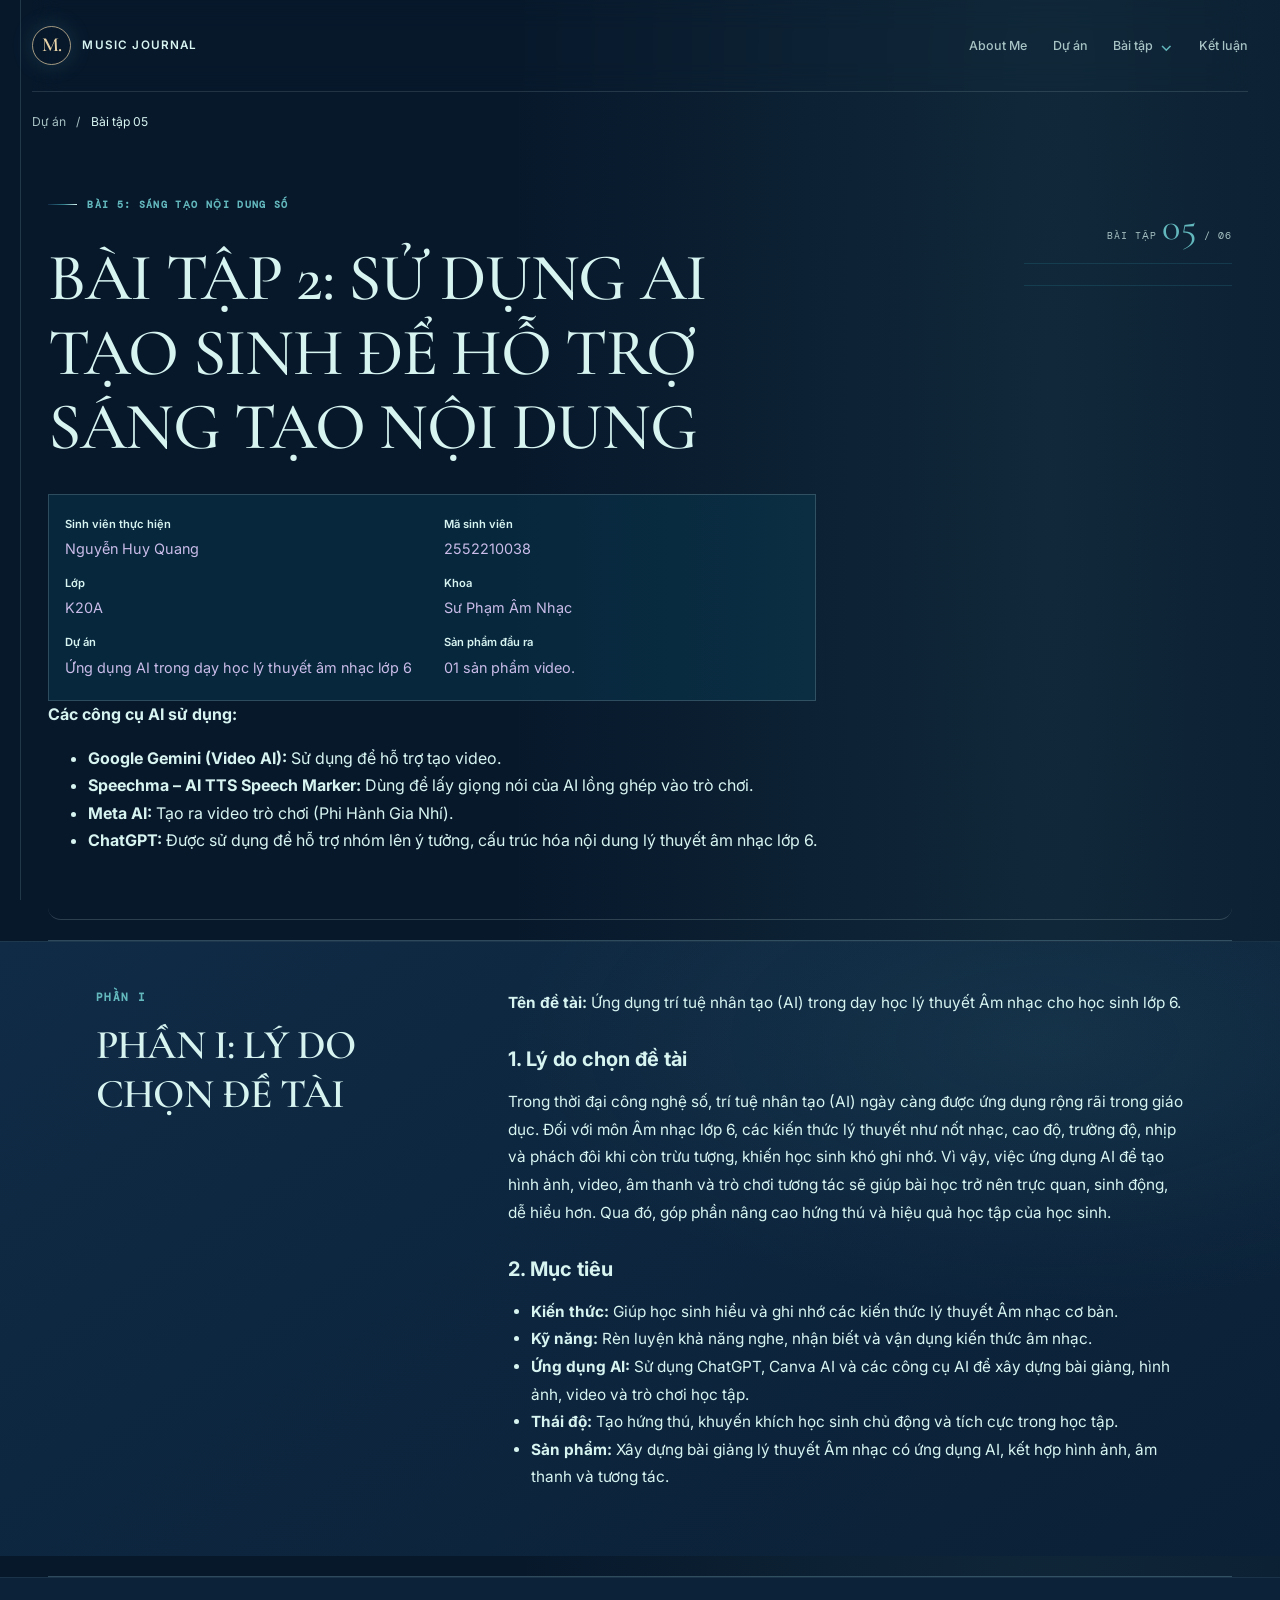
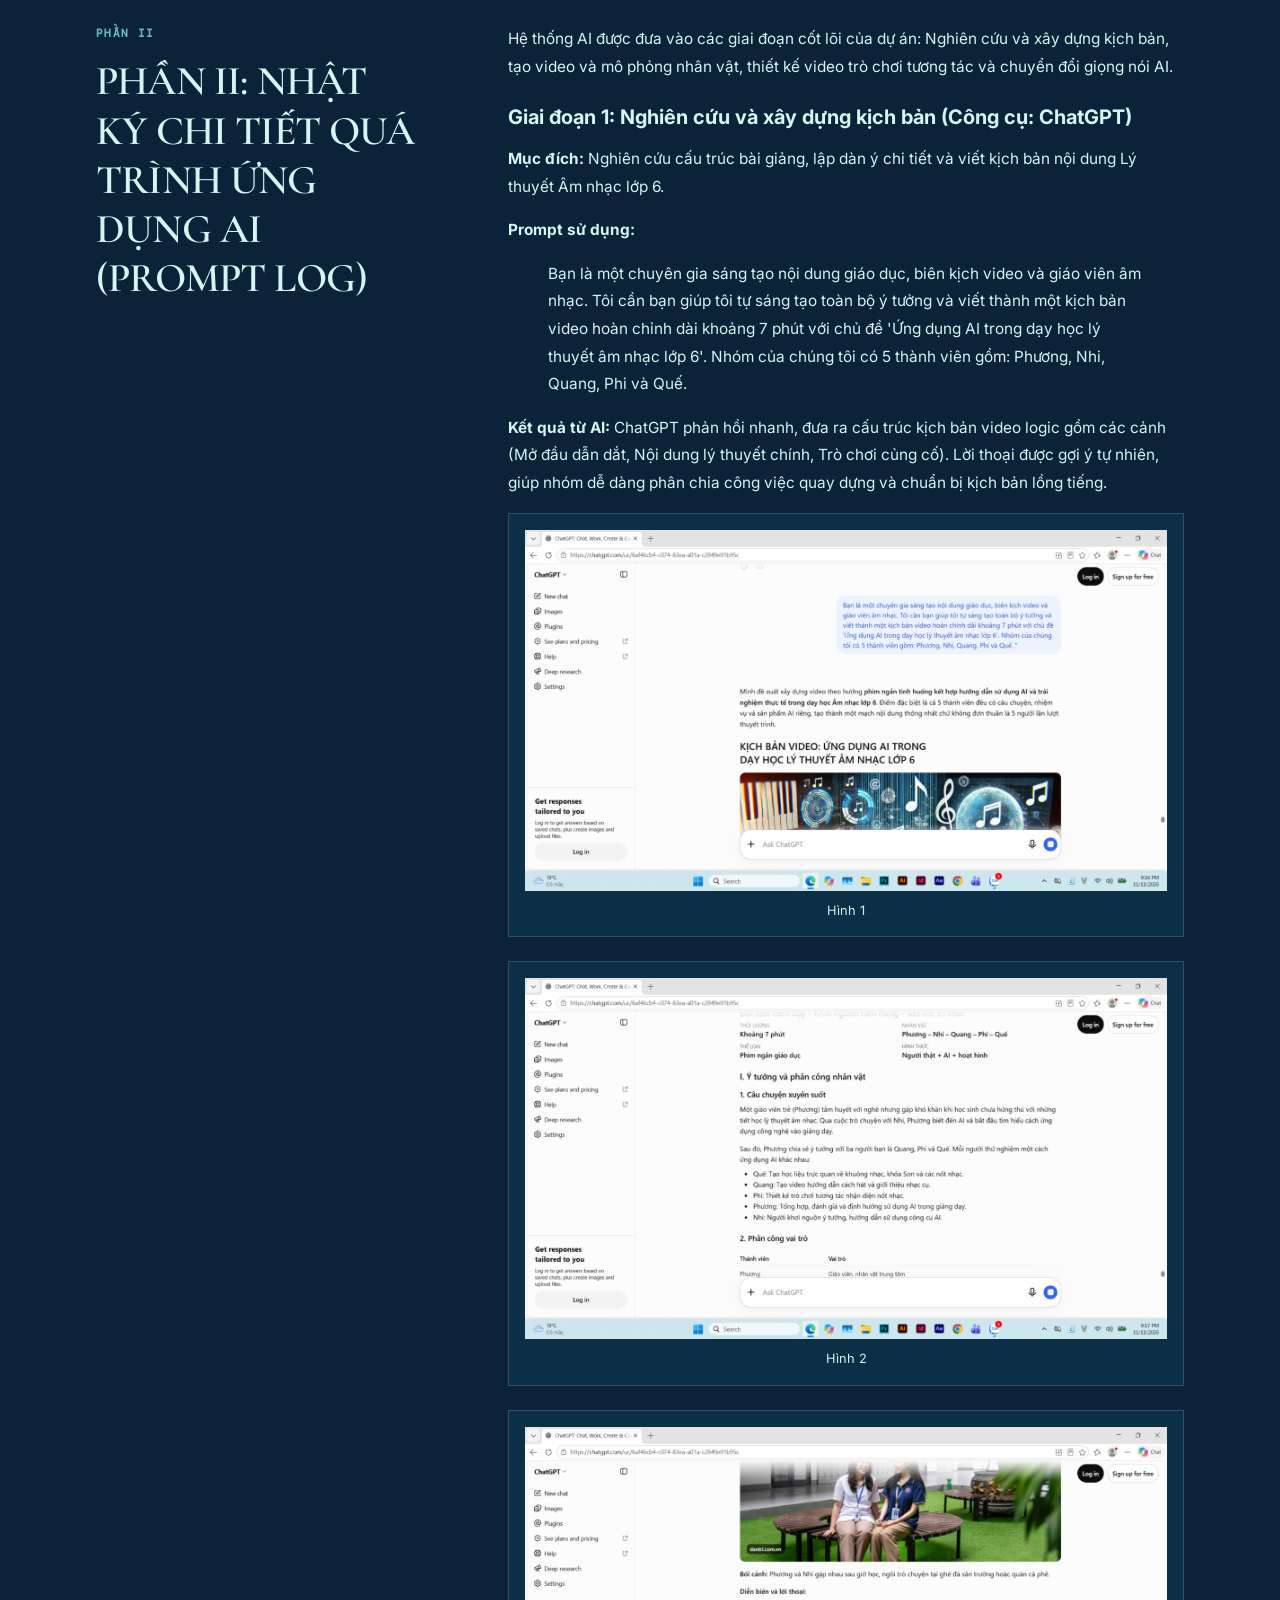
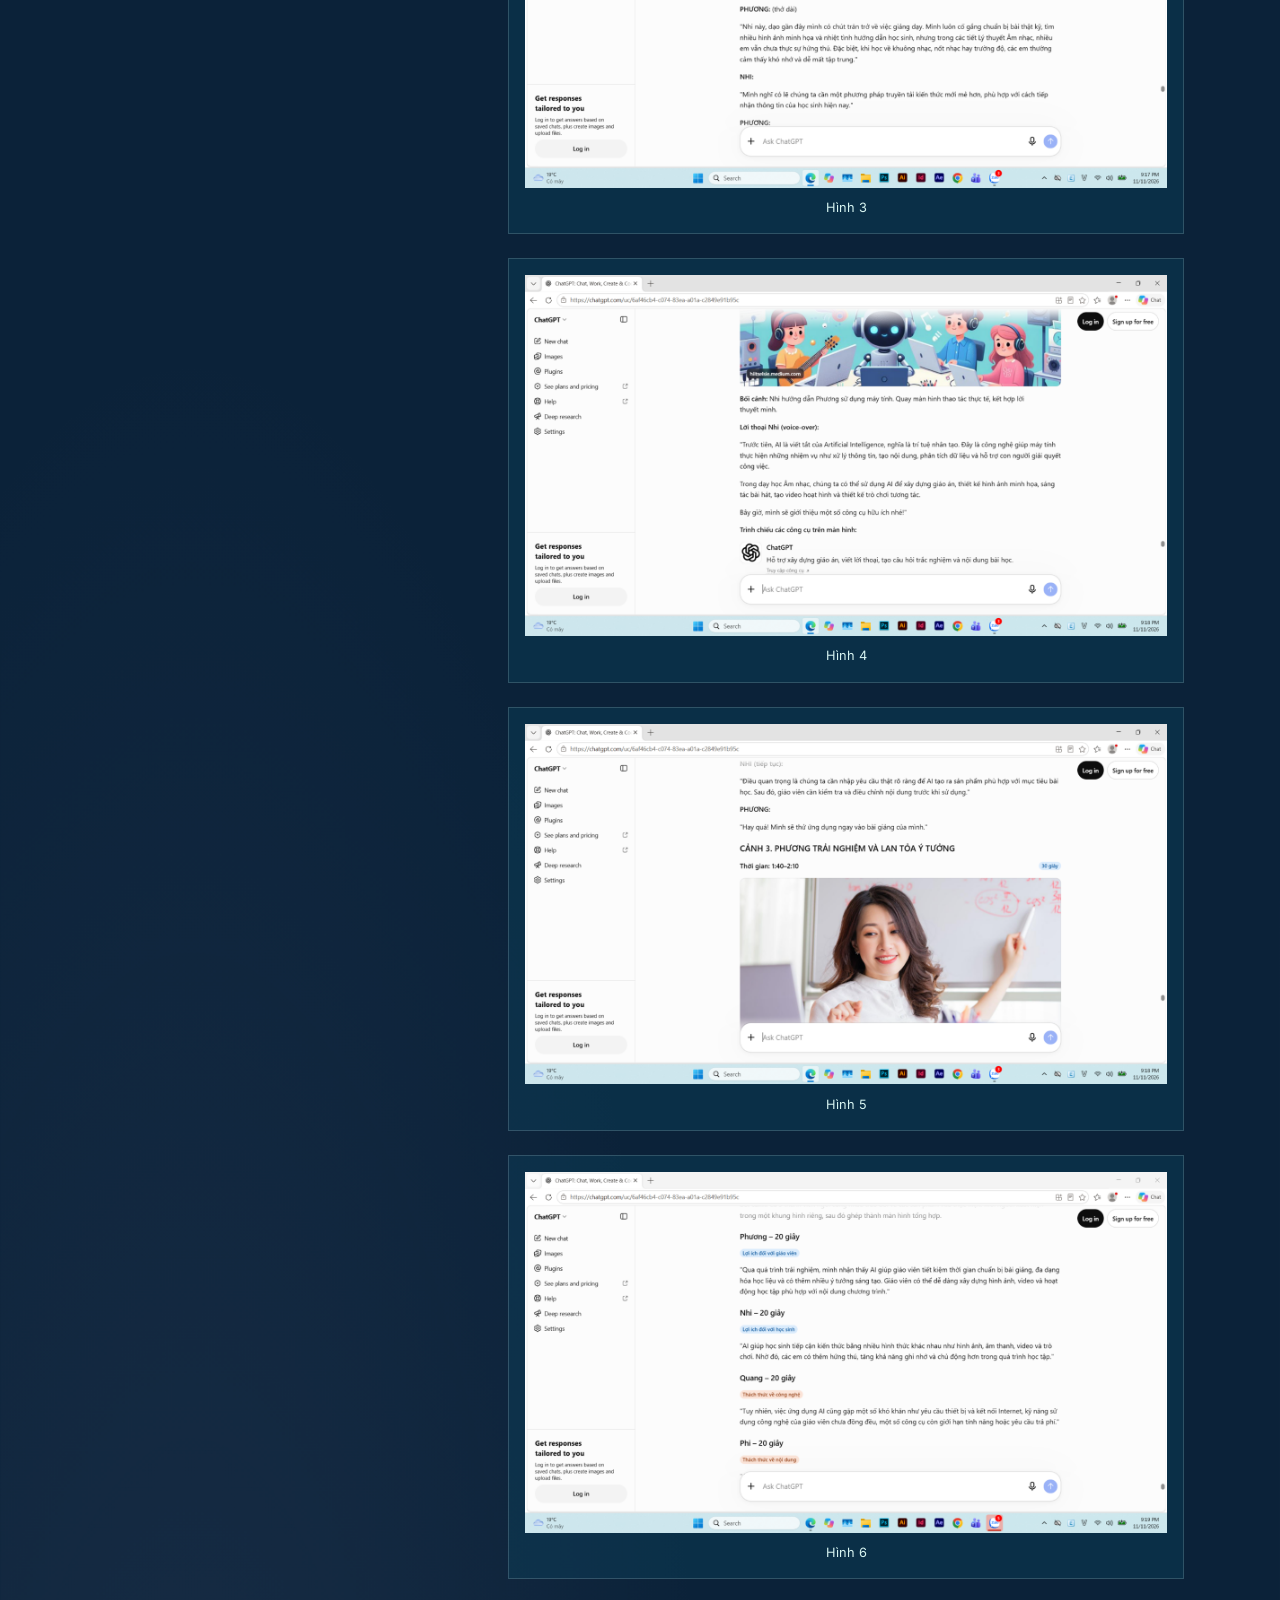
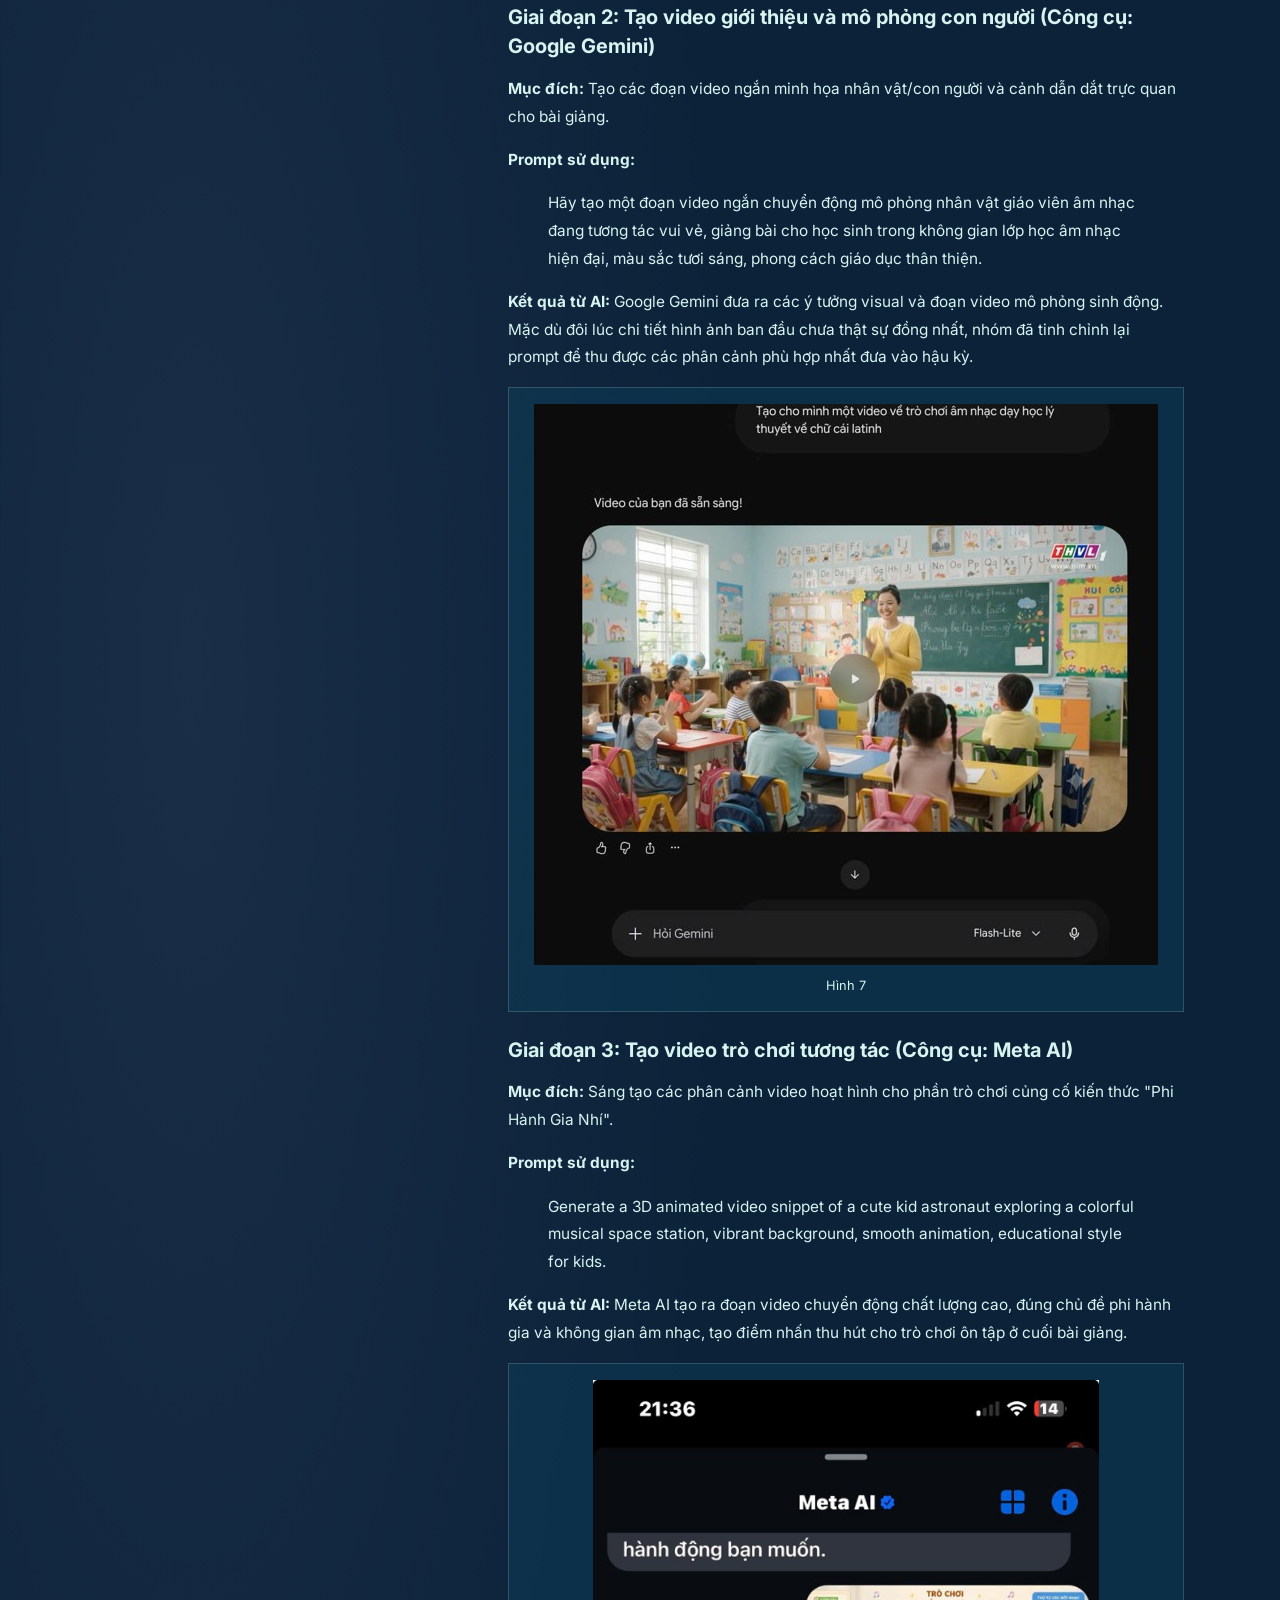
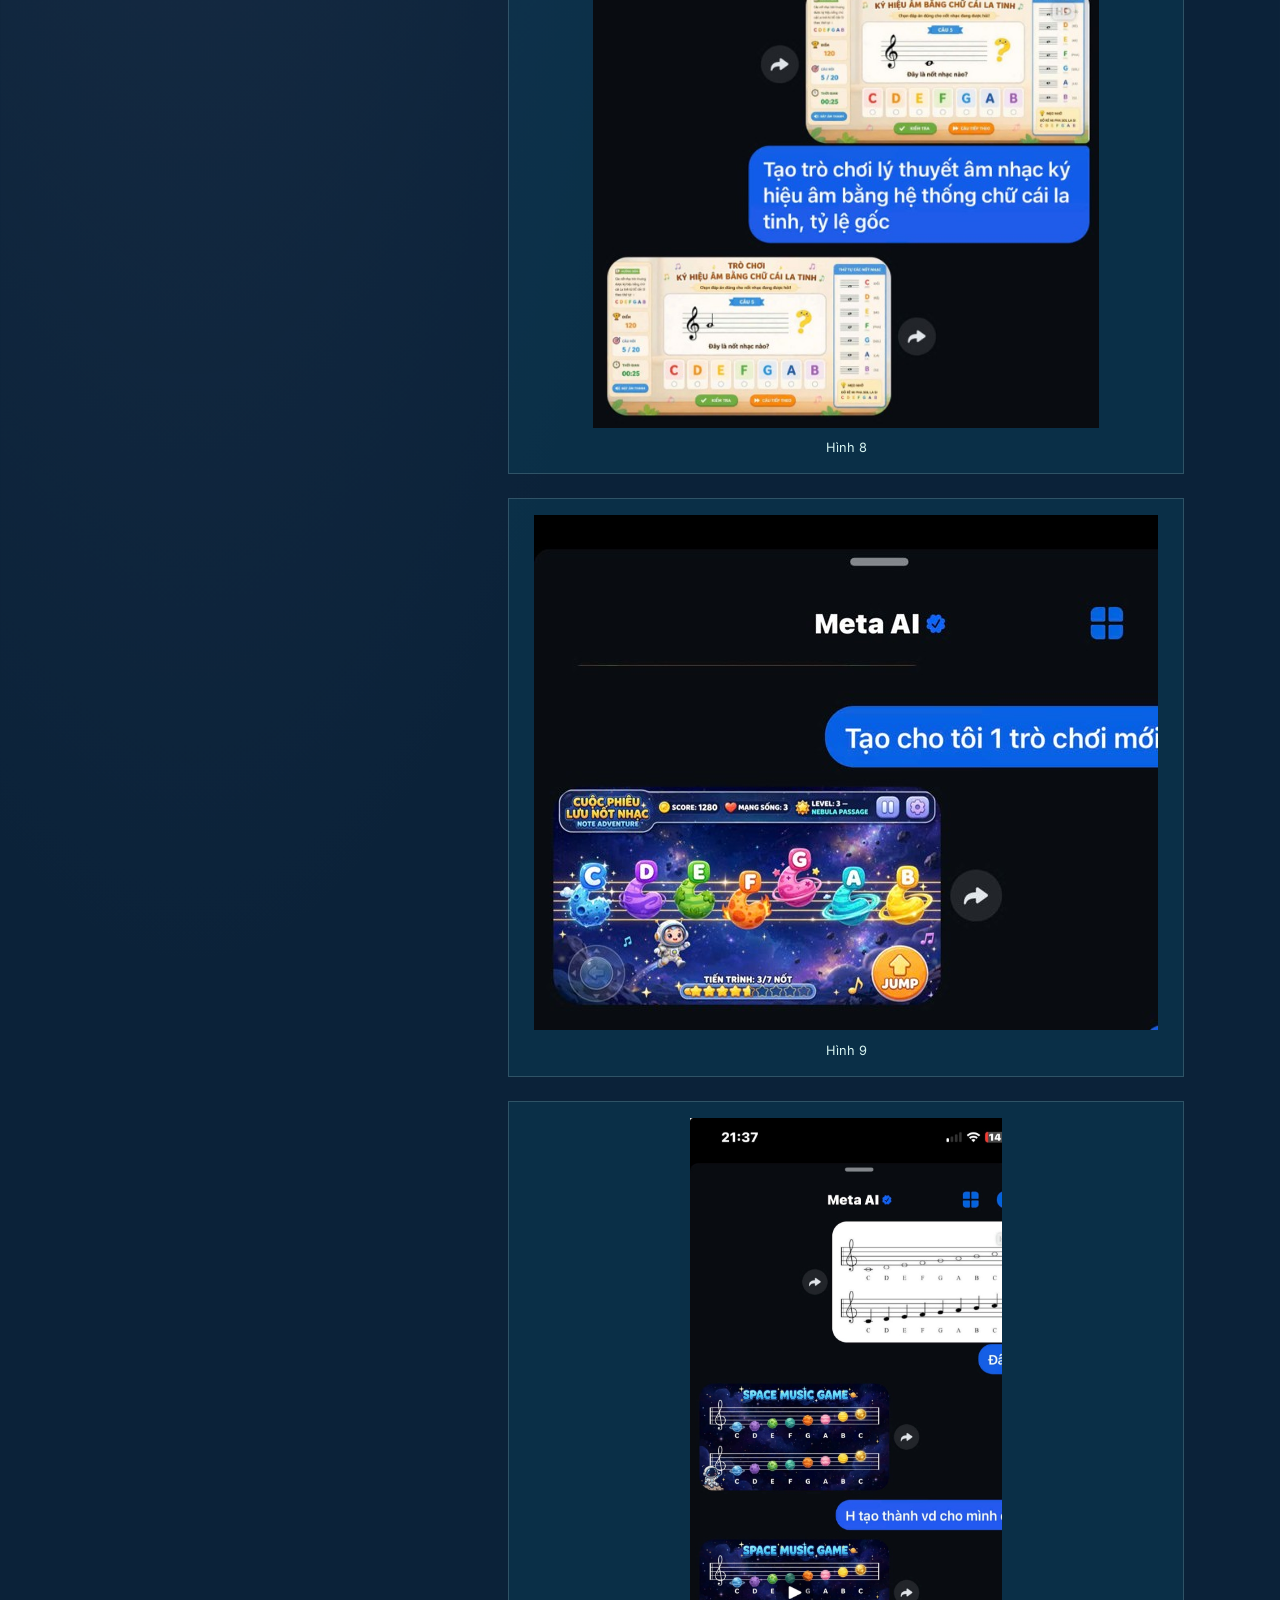
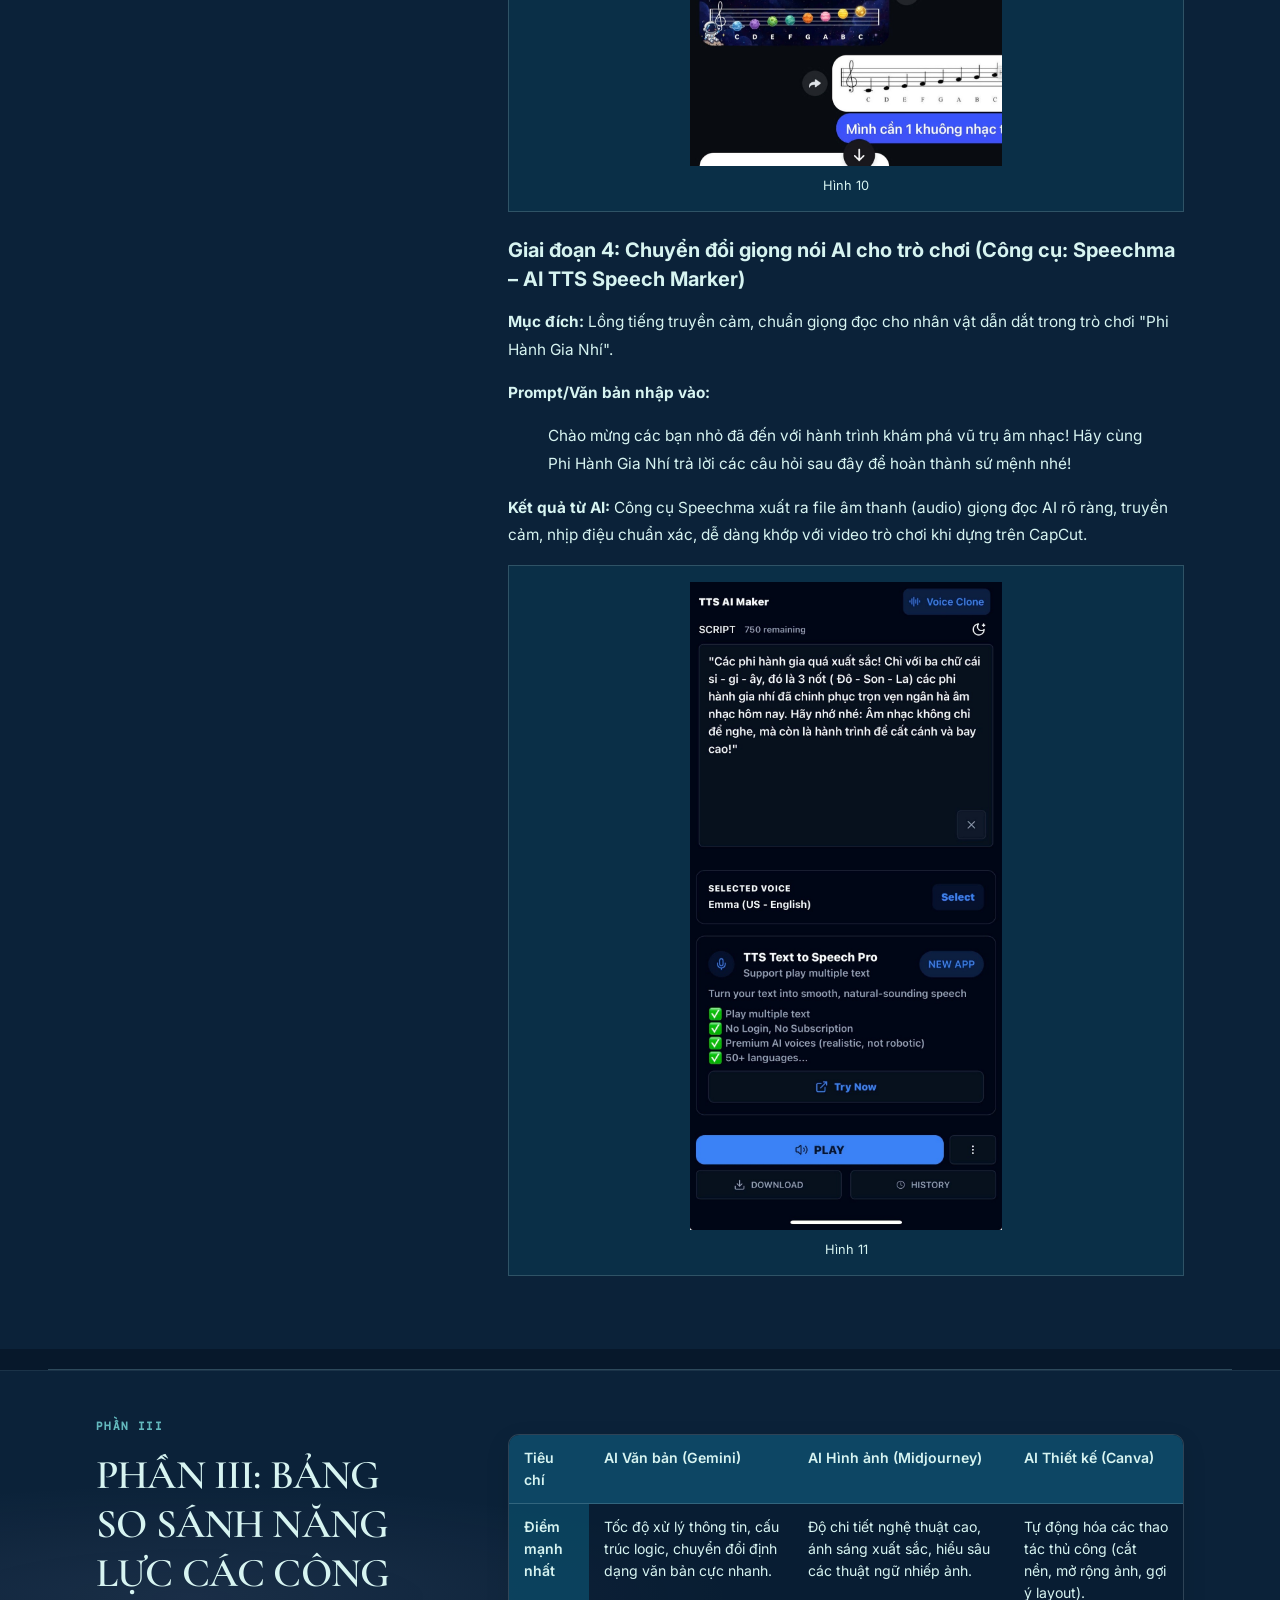
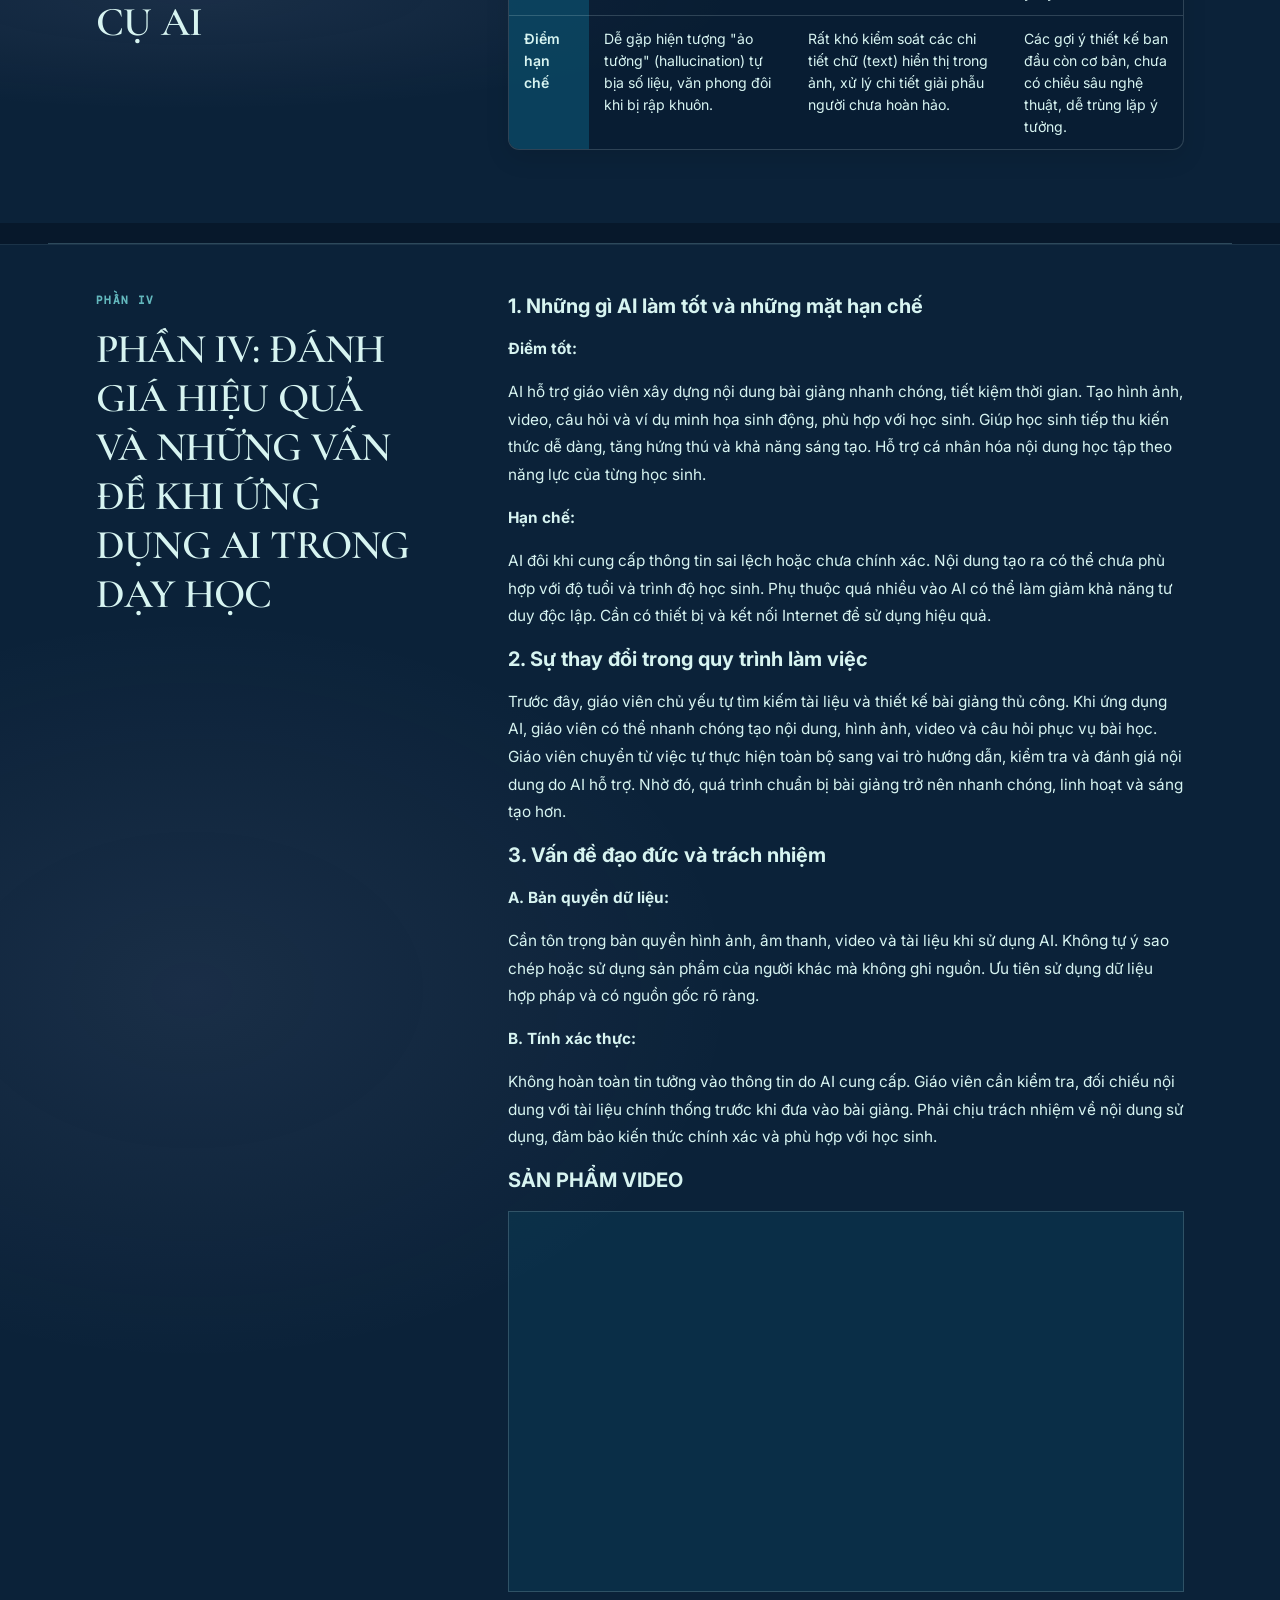
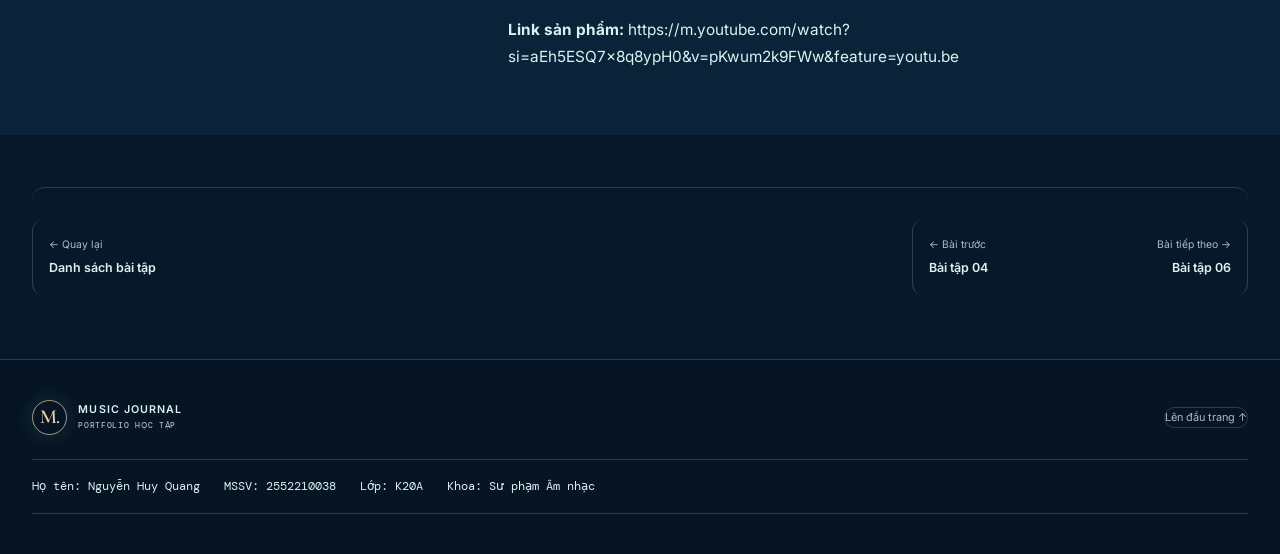
<file: projects/bai-tap-5.html>
<!doctype html>
<html lang="vi">
<head>
  <meta charset="utf-8">
  <meta name="viewport" content="width=device-width, initial-scale=1">
  <meta name="description" content="Bài tập 5 — Sử dụng AI tạo sinh để hỗ trợ sáng tạo nội dung. Portfolio học tập INF2501.">
  <meta name="theme-color" content="#001C44">
  <title>Bài tập 05 — Sáng tạo nội dung số | Music Journal</title>
  <link rel="icon" href="../assets/images/favicon.svg" type="image/svg+xml">
  <link rel="stylesheet" href="../assets/css/style.css">
  <script src="../assets/js/main.js" defer></script>
</head>
<body>
  <a class="skip-link" href="#main">Bỏ qua điều hướng</a>
  <header class="site-header">
    <a class="wordmark" href="../index.html" aria-label="Music Journal — trang About Me"><span class="wordmark__mark" aria-hidden="true">M.</span><span>MUSIC JOURNAL</span></a>
    <nav class="site-nav" id="primary-navigation" aria-label="Điều hướng chính">
      <a href="../index.html">About Me</a>
      <a href="../projects.html">Dự án</a>
      <details class="nav-dropdown" open>
        <summary><span>Bài tập</span><span aria-hidden="true">⌄</span></summary>
        <ul class="nav-dropdown__list">
          <li><a href="bai-tap-1.html">Bài tập 01</a></li><li><a href="bai-tap-2.html">Bài tập 02</a></li>
          <li><a href="bai-tap-3.html">Bài tập 03</a></li><li><a href="bai-tap-4.html">Bài tập 04</a></li>
          <li><a href="bai-tap-5.html" aria-current="page">Bài tập 05</a></li><li><a href="bai-tap-6.html">Bài tập 06</a></li>
        </ul>
      </details>
      <a href="../conclusion.html">Kết luận</a>
    </nav>
    <button class="menu-toggle" type="button" aria-expanded="false" aria-controls="primary-navigation"><span class="menu-toggle__label">Mở menu</span><span class="menu-toggle__icon" aria-hidden="true"></span></button>
  </header>
  <main id="main">
    <nav class="breadcrumbs page-shell" aria-label="Đường dẫn"><a href="../projects.html">Dự án</a><span aria-hidden="true">/</span><span aria-current="page">Bài tập 05</span></nav>
    <article class="assignment exercise-page page-shell">
      <header class="assignment__hero">
        <p class="eyebrow"><span class="eyebrow__rule" aria-hidden="true"></span> BÀI 5: SÁNG TẠO NỘI DUNG SỐ</p>
        <p class="assignment__counter">BÀI TẬP <strong>05</strong> <span>/ 06</span></p>
        <h1 class="exercise-title">BÀI TẬP 2: SỬ DỤNG AI TẠO SINH ĐỂ HỖ TRỢ SÁNG TẠO NỘI DUNG</h1>
        <dl class="exercise-student" aria-label="Thông tin sinh viên và dự án">
          <div><dt>Sinh viên thực hiện</dt><dd>Nguyễn Huy Quang</dd></div>
          <div><dt>Mã sinh viên</dt><dd>2552210038</dd></div>
          <div><dt>Lớp</dt><dd>K20A</dd></div>
          <div><dt>Khoa</dt><dd>Sư Phạm Âm Nhạc</dd></div>
          <div><dt>Dự án</dt><dd>Ứng dụng AI trong dạy học lý thuyết âm nhạc lớp 6</dd></div>
          <div><dt>Sản phẩm đầu ra</dt><dd>01 sản phẩm video.</dd></div>
        </dl>
        <p><strong>Các công cụ AI sử dụng:</strong></p>
        <ul>
          <li><strong>Google Gemini (Video AI):</strong> Sử dụng để hỗ trợ tạo video.</li>
          <li><strong>Speechma – AI TTS Speech Marker:</strong> Dùng để lấy giọng nói của AI lồng ghép vào trò chơi.</li>
          <li><strong>Meta AI:</strong> Tạo ra video trò chơi (Phi Hành Gia Nhí).</li>
          <li><strong>ChatGPT:</strong> Được sử dụng để hỗ trợ nhóm lên ý tưởng, cấu trúc hóa nội dung lý thuyết âm nhạc lớp 6.</li>
        </ul>
      </header>

      <section class="assignment-section" id="topic" aria-labelledby="topic-title">
        <div class="assignment-section__heading">
          <p class="eyebrow">PHẦN I</p>
          <h2 id="topic-title">PHẦN I: LÝ DO CHỌN ĐỀ TÀI</h2>
        </div>
        <div class="assignment-section__content">
          <p><strong>Tên đề tài:</strong> Ứng dụng trí tuệ nhân tạo (AI) trong dạy học lý thuyết Âm nhạc cho học sinh lớp 6.</p>
          <h3>1. Lý do chọn đề tài</h3>
          <p>Trong thời đại công nghệ số, trí tuệ nhân tạo (AI) ngày càng được ứng dụng rộng rãi trong giáo dục. Đối với môn Âm nhạc lớp 6, các kiến thức lý thuyết như nốt nhạc, cao độ, trường độ, nhịp và phách đôi khi còn trừu tượng, khiến học sinh khó ghi nhớ. Vì vậy, việc ứng dụng AI để tạo hình ảnh, video, âm thanh và trò chơi tương tác sẽ giúp bài học trở nên trực quan, sinh động, dễ hiểu hơn. Qua đó, góp phần nâng cao hứng thú và hiệu quả học tập của học sinh.</p>
          <h3>2. Mục tiêu</h3>
          <ul>
            <li><strong>Kiến thức:</strong> Giúp học sinh hiểu và ghi nhớ các kiến thức lý thuyết Âm nhạc cơ bản.</li>
            <li><strong>Kỹ năng:</strong> Rèn luyện khả năng nghe, nhận biết và vận dụng kiến thức âm nhạc.</li>
            <li><strong>Ứng dụng AI:</strong> Sử dụng ChatGPT, Canva AI và các công cụ AI để xây dựng bài giảng, hình ảnh, video và trò chơi học tập.</li>
            <li><strong>Thái độ:</strong> Tạo hứng thú, khuyến khích học sinh chủ động và tích cực trong học tập.</li>
            <li><strong>Sản phẩm:</strong> Xây dựng bài giảng lý thuyết Âm nhạc có ứng dụng AI, kết hợp hình ảnh, âm thanh và tương tác.</li>
          </ul>
        </div>
      </section>

      <section class="assignment-section" id="ai-process" aria-labelledby="ai-process-title">
        <div class="assignment-section__heading">
          <p class="eyebrow">PHẦN II</p>
          <h2 id="ai-process-title">PHẦN II: NHẬT KÝ CHI TIẾT QUÁ TRÌNH ỨNG DỤNG AI (PROMPT LOG)</h2>
        </div>
        <div class="assignment-section__content">
          <p>Hệ thống AI được đưa vào các giai đoạn cốt lõi của dự án: Nghiên cứu và xây dựng kịch bản, tạo video và mô phỏng nhân vật, thiết kế video trò chơi tương tác và chuyển đổi giọng nói AI.</p>

          <section aria-labelledby="stage-chatgpt">
            <h3 id="stage-chatgpt">Giai đoạn 1: Nghiên cứu và xây dựng kịch bản (Công cụ: ChatGPT)</h3>
            <p><strong>Mục đích:</strong> Nghiên cứu cấu trúc bài giảng, lập dàn ý chi tiết và viết kịch bản nội dung Lý thuyết Âm nhạc lớp 6.</p>
            <p><strong>Prompt sử dụng:</strong></p>
            <blockquote><p>Bạn là một chuyên gia sáng tạo nội dung giáo dục, biên kịch video và giáo viên âm nhạc. Tôi cần bạn giúp tôi tự sáng tạo toàn bộ ý tưởng và viết thành một kịch bản video hoàn chỉnh dài khoảng 7 phút với chủ đề 'Ứng dụng AI trong dạy học lý thuyết âm nhạc lớp 6'. Nhóm của chúng tôi có 5 thành viên gồm: Phương, Nhi, Quang, Phi và Quế.</p></blockquote>
            <p><strong>Kết quả từ AI:</strong> ChatGPT phản hồi nhanh, đưa ra cấu trúc kịch bản video logic gồm các cảnh (Mở đầu dẫn dắt, Nội dung lý thuyết chính, Trò chơi củng cố). Lời thoại được gợi ý tự nhiên, giúp nhóm dễ dàng phân chia công việc quay dựng và chuẩn bị kịch bản lồng tiếng.</p>
            <figure class="exercise-image">
              <a href="../assets/images/Ảnh bài 5/Picture51.png" target="_blank" rel="noreferrer" aria-label="Mở ảnh Hình 1">
                <img src="../assets/images/Ảnh bài 5/Picture51.png" alt="Màn hình ChatGPT với prompt xây dựng nội dung bài giảng âm nhạc" loading="lazy" decoding="async">
              </a>
              <figcaption class="exercise-caption">Hình 1</figcaption>
            </figure>
            <figure class="exercise-image">
              <a href="../assets/images/Ảnh bài 5/Picture52.png" target="_blank" rel="noreferrer" aria-label="Mở ảnh Hình 2">
                <img src="../assets/images/Ảnh bài 5/Picture52.png" alt="Kết quả ChatGPT về kiến thức âm nhạc và cấu trúc bài học" loading="lazy" decoding="async">
              </a>
              <figcaption class="exercise-caption">Hình 2</figcaption>
            </figure>
            <figure class="exercise-image">
              <a href="../assets/images/Ảnh bài 5/Picture53.png" target="_blank" rel="noreferrer" aria-label="Mở ảnh Hình 3">
                <img src="../assets/images/Ảnh bài 5/Picture53.png" alt="Hình ảnh minh họa do AI tạo trong quá trình chuẩn bị nội dung" loading="lazy" decoding="async">
              </a>
              <figcaption class="exercise-caption">Hình 3</figcaption>
            </figure>
            <figure class="exercise-image">
              <a href="../assets/images/Ảnh bài 5/Picture54.png" target="_blank" rel="noreferrer" aria-label="Mở ảnh Hình 4">
                <img src="../assets/images/Ảnh bài 5/Picture54.png" alt="Minh họa hoạt hình về trẻ em và âm nhạc trong nội dung AI" loading="lazy" decoding="async">
              </a>
              <figcaption class="exercise-caption">Hình 4</figcaption>
            </figure>
            <figure class="exercise-image">
              <a href="../assets/images/Ảnh bài 5/Picture55.png" target="_blank" rel="noreferrer" aria-label="Mở ảnh Hình 5">
                <img src="../assets/images/Ảnh bài 5/Picture55.png" alt="Minh họa giáo viên trong nội dung bài giảng âm nhạc" loading="lazy" decoding="async">
              </a>
              <figcaption class="exercise-caption">Hình 5</figcaption>
            </figure>
            <figure class="exercise-image">
              <a href="../assets/images/Ảnh bài 5/Picture56.png" target="_blank" rel="noreferrer" aria-label="Mở ảnh Hình 6">
                <img src="../assets/images/Ảnh bài 5/Picture56.png" alt="Phản hồi và nội dung kịch bản do ChatGPT hỗ trợ" loading="lazy" decoding="async">
              </a>
              <figcaption class="exercise-caption">Hình 6</figcaption>
            </figure>
          </section>

          <section aria-labelledby="stage-gemini">
            <h3 id="stage-gemini">Giai đoạn 2: Tạo video giới thiệu và mô phỏng con người (Công cụ: Google Gemini)</h3>
            <p><strong>Mục đích:</strong> Tạo các đoạn video ngắn minh họa nhân vật/con người và cảnh dẫn dắt trực quan cho bài giảng.</p>
            <p><strong>Prompt sử dụng:</strong></p>
            <blockquote><p>Hãy tạo một đoạn video ngắn chuyển động mô phỏng nhân vật giáo viên âm nhạc đang tương tác vui vẻ, giảng bài cho học sinh trong không gian lớp học âm nhạc hiện đại, màu sắc tươi sáng, phong cách giáo dục thân thiện.</p></blockquote>
            <p><strong>Kết quả từ AI:</strong> Google Gemini đưa ra các ý tưởng visual và đoạn video mô phỏng sinh động. Mặc dù đôi lúc chi tiết hình ảnh ban đầu chưa thật sự đồng nhất, nhóm đã tinh chỉnh lại prompt để thu được các phân cảnh phù hợp nhất đưa vào hậu kỳ.</p>
            <figure class="exercise-image">
              <a href="../assets/images/Ảnh bài 5/Picture57.jpg" target="_blank" rel="noreferrer" aria-label="Mở ảnh Hình 7">
                <img src="../assets/images/Ảnh bài 5/Picture57.jpg" alt="Video minh họa lớp học âm nhạc được tạo trong quá trình dùng AI" loading="lazy" decoding="async">
              </a>
              <figcaption class="exercise-caption">Hình 7</figcaption>
            </figure>
          </section>

          <section aria-labelledby="stage-meta">
            <h3 id="stage-meta">Giai đoạn 3: Tạo video trò chơi tương tác (Công cụ: Meta AI)</h3>
            <p><strong>Mục đích:</strong> Sáng tạo các phân cảnh video hoạt hình cho phần trò chơi củng cố kiến thức "Phi Hành Gia Nhí".</p>
            <p><strong>Prompt sử dụng:</strong></p>
            <blockquote><p>Generate a 3D animated video snippet of a cute kid astronaut exploring a colorful musical space station, vibrant background, smooth animation, educational style for kids.</p></blockquote>
            <p><strong>Kết quả từ AI:</strong> Meta AI tạo ra đoạn video chuyển động chất lượng cao, đúng chủ đề phi hành gia và không gian âm nhạc, tạo điểm nhấn thu hút cho trò chơi ôn tập ở cuối bài giảng.</p>
            <figure class="exercise-image">
              <a href="../assets/images/Ảnh bài 5/Picture58.jpg" target="_blank" rel="noreferrer" aria-label="Mở ảnh Hình 8">
                <img src="../assets/images/Ảnh bài 5/Picture58.jpg" alt="Meta AI hiển thị trò chơi nhận diện ký hiệu âm nhạc" loading="lazy" decoding="async">
              </a>
              <figcaption class="exercise-caption">Hình 8</figcaption>
            </figure>
            <figure class="exercise-image">
              <a href="../assets/images/Ảnh bài 5/Picture59.jpg" target="_blank" rel="noreferrer" aria-label="Mở ảnh Hình 9">
                <img src="../assets/images/Ảnh bài 5/Picture59.jpg" alt="Meta AI hiển thị trò chơi phi hành gia với các nốt nhạc" loading="lazy" decoding="async">
              </a>
              <figcaption class="exercise-caption">Hình 9</figcaption>
            </figure>
            <figure class="exercise-image">
              <a href="../assets/images/Ảnh bài 5/Picture510.jpg" target="_blank" rel="noreferrer" aria-label="Mở ảnh Hình 10">
                <img src="../assets/images/Ảnh bài 5/Picture510.jpg" alt="Kết quả video trò chơi âm nhạc trong cuộc trò chuyện Meta AI" loading="lazy" decoding="async">
              </a>
              <figcaption class="exercise-caption">Hình 10</figcaption>
            </figure>
          </section>

          <section aria-labelledby="stage-speechma">
            <h3 id="stage-speechma">Giai đoạn 4: Chuyển đổi giọng nói AI cho trò chơi (Công cụ: Speechma – AI TTS Speech Marker)</h3>
            <p><strong>Mục đích:</strong> Lồng tiếng truyền cảm, chuẩn giọng đọc cho nhân vật dẫn dắt trong trò chơi "Phi Hành Gia Nhí".</p>
            <p><strong>Prompt/Văn bản nhập vào:</strong></p>
            <blockquote><p>Chào mừng các bạn nhỏ đã đến với hành trình khám phá vũ trụ âm nhạc! Hãy cùng Phi Hành Gia Nhí trả lời các câu hỏi sau đây để hoàn thành sứ mệnh nhé!</p></blockquote>
            <p><strong>Kết quả từ AI:</strong> Công cụ Speechma xuất ra file âm thanh (audio) giọng đọc AI rõ ràng, truyền cảm, nhịp điệu chuẩn xác, dễ dàng khớp với video trò chơi khi dựng trên CapCut.</p>
            <figure class="exercise-image">
              <a href="../assets/images/Ảnh bài 5/Picture511.jpg" target="_blank" rel="noreferrer" aria-label="Mở ảnh Hình 11">
                <img src="../assets/images/Ảnh bài 5/Picture511.jpg" alt="Giao diện Speechma tạo giọng đọc AI cho trò chơi" loading="lazy" decoding="async">
              </a>
              <figcaption class="exercise-caption">Hình 11</figcaption>
            </figure>
          </section>
        </div>
      </section>

      <section class="assignment-section" id="ai-comparison" aria-labelledby="ai-comparison-title">
        <div class="assignment-section__heading">
          <p class="eyebrow">PHẦN III</p>
          <h2 id="ai-comparison-title">PHẦN III: BẢNG SO SÁNH NĂNG LỰC CÁC CÔNG CỤ AI</h2>
        </div>
        <div class="assignment-section__content">
          <div class="integrity-table-scroll" role="region" aria-label="Bảng so sánh năng lực các công cụ AI" tabindex="0">
            <table class="integrity-table">
              <thead>
                <tr><th scope="col">Tiêu chí</th><th scope="col">AI Văn bản (Gemini)</th><th scope="col">AI Hình ảnh (Midjourney)</th><th scope="col">AI Thiết kế (Canva)</th></tr>
              </thead>
              <tbody>
                <tr>
                  <th scope="row">Điểm mạnh nhất</th>
                  <td>Tốc độ xử lý thông tin, cấu trúc logic, chuyển đổi định dạng văn bản cực nhanh.</td>
                  <td>Độ chi tiết nghệ thuật cao, ánh sáng xuất sắc, hiểu sâu các thuật ngữ nhiếp ảnh.</td>
                  <td>Tự động hóa các thao tác thủ công (cắt nền, mở rộng ảnh, gợi ý layout).</td>
                </tr>
                <tr>
                  <th scope="row">Điểm hạn chế</th>
                  <td>Dễ gặp hiện tượng "ảo tưởng" (hallucination) tự bịa số liệu, văn phong đôi khi bị rập khuôn.</td>
                  <td>Rất khó kiểm soát các chi tiết chữ (text) hiển thị trong ảnh, xử lý chi tiết giải phẫu người chưa hoàn hảo.</td>
                  <td>Các gợi ý thiết kế ban đầu còn cơ bản, chưa có chiều sâu nghệ thuật, dễ trùng lặp ý tưởng.</td>
                </tr>
              </tbody>
            </table>
          </div>
        </div>
      </section>

      <section class="assignment-section" id="ai-evaluation" aria-labelledby="ai-evaluation-title">
        <div class="assignment-section__heading">
          <p class="eyebrow">PHẦN IV</p>
          <h2 id="ai-evaluation-title">PHẦN IV: ĐÁNH GIÁ HIỆU QUẢ VÀ NHỮNG VẤN ĐỀ KHI ỨNG DỤNG AI TRONG DẠY HỌC</h2>
        </div>
        <div class="assignment-section__content">
          <section aria-labelledby="ai-benefits-title">
            <h3 id="ai-benefits-title">1. Những gì AI làm tốt và những mặt hạn chế</h3>
            <p><strong>Điểm tốt:</strong></p>
            <p>AI hỗ trợ giáo viên xây dựng nội dung bài giảng nhanh chóng, tiết kiệm thời gian. Tạo hình ảnh, video, câu hỏi và ví dụ minh họa sinh động, phù hợp với học sinh. Giúp học sinh tiếp thu kiến thức dễ dàng, tăng hứng thú và khả năng sáng tạo. Hỗ trợ cá nhân hóa nội dung học tập theo năng lực của từng học sinh.</p>
            <p><strong>Hạn chế:</strong></p>
            <p>AI đôi khi cung cấp thông tin sai lệch hoặc chưa chính xác. Nội dung tạo ra có thể chưa phù hợp với độ tuổi và trình độ học sinh. Phụ thuộc quá nhiều vào AI có thể làm giảm khả năng tư duy độc lập. Cần có thiết bị và kết nối Internet để sử dụng hiệu quả.</p>
          </section>
          <section aria-labelledby="workflow-title">
            <h3 id="workflow-title">2. Sự thay đổi trong quy trình làm việc</h3>
            <p>Trước đây, giáo viên chủ yếu tự tìm kiếm tài liệu và thiết kế bài giảng thủ công. Khi ứng dụng AI, giáo viên có thể nhanh chóng tạo nội dung, hình ảnh, video và câu hỏi phục vụ bài học. Giáo viên chuyển từ việc tự thực hiện toàn bộ sang vai trò hướng dẫn, kiểm tra và đánh giá nội dung do AI hỗ trợ. Nhờ đó, quá trình chuẩn bị bài giảng trở nên nhanh chóng, linh hoạt và sáng tạo hơn.</p>
          </section>
          <section aria-labelledby="ethics-title">
            <h3 id="ethics-title">3. Vấn đề đạo đức và trách nhiệm</h3>
            <p><strong>A. Bản quyền dữ liệu:</strong></p>
            <p>Cần tôn trọng bản quyền hình ảnh, âm thanh, video và tài liệu khi sử dụng AI. Không tự ý sao chép hoặc sử dụng sản phẩm của người khác mà không ghi nguồn. Ưu tiên sử dụng dữ liệu hợp pháp và có nguồn gốc rõ ràng.</p>
            <p><strong>B. Tính xác thực:</strong></p>
            <p>Không hoàn toàn tin tưởng vào thông tin do AI cung cấp. Giáo viên cần kiểm tra, đối chiếu nội dung với tài liệu chính thống trước khi đưa vào bài giảng. Phải chịu trách nhiệm về nội dung sử dụng, đảm bảo kiến thức chính xác và phù hợp với học sinh.</p>
          </section>
          <section aria-labelledby="video-title">
            <h3 id="video-title">SẢN PHẨM VIDEO</h3>
            <figure class="exercise-video">
              <iframe src="https://www.youtube-nocookie.com/embed/pKwum2k9FWw" title="Sản phẩm video: Ứng dụng AI trong dạy học lý thuyết âm nhạc lớp 6" loading="lazy" allow="accelerometer; autoplay; clipboard-write; encrypted-media; gyroscope; picture-in-picture" allowfullscreen></iframe>
            </figure>
            <p><strong>Link sản phẩm:</strong> <a href="https://m.youtube.com/watch?si=aEh5ESQ7x8q8ypH0&amp;v=pKwum2k9FWw&amp;feature=youtu.be" target="_blank" rel="noreferrer">https://m.youtube.com/watch?si=aEh5ESQ7x8q8ypH0&amp;v=pKwum2k9FWw&amp;feature=youtu.be</a></p>
          </section>
        </div>
      </section>
    </article>
    <nav class="assignment-pagination page-shell" aria-label="Điều hướng bài tập"><a class="pagination-link" href="../projects.html"><span>← Quay lại</span><strong>Danh sách bài tập</strong></a><a class="pagination-link pagination-link--previous" href="bai-tap-4.html"><span>← Bài trước</span><strong>Bài tập 04</strong></a><a class="pagination-link pagination-link--next" href="bai-tap-6.html"><span>Bài tiếp theo →</span><strong>Bài tập 06</strong></a></nav>
  </main>
  <footer class="site-footer"><div class="site-footer__top"><a class="wordmark wordmark--footer" href="../index.html"><span class="wordmark__mark" aria-hidden="true">M.</span><span>MUSIC JOURNAL<small>PORTFOLIO HỌC TẬP</small></span></a><a class="back-to-top" href="#main">Lên đầu trang ↑</a></div><div class="site-footer__meta"><span>Họ tên: Nguyễn Huy Quang</span><span>MSSV: 2552210038</span><span>Lớp: K20A</span><span>Khoa: Sư phạm Âm nhạc</span></div></footer>
</body>
</html>
</file>
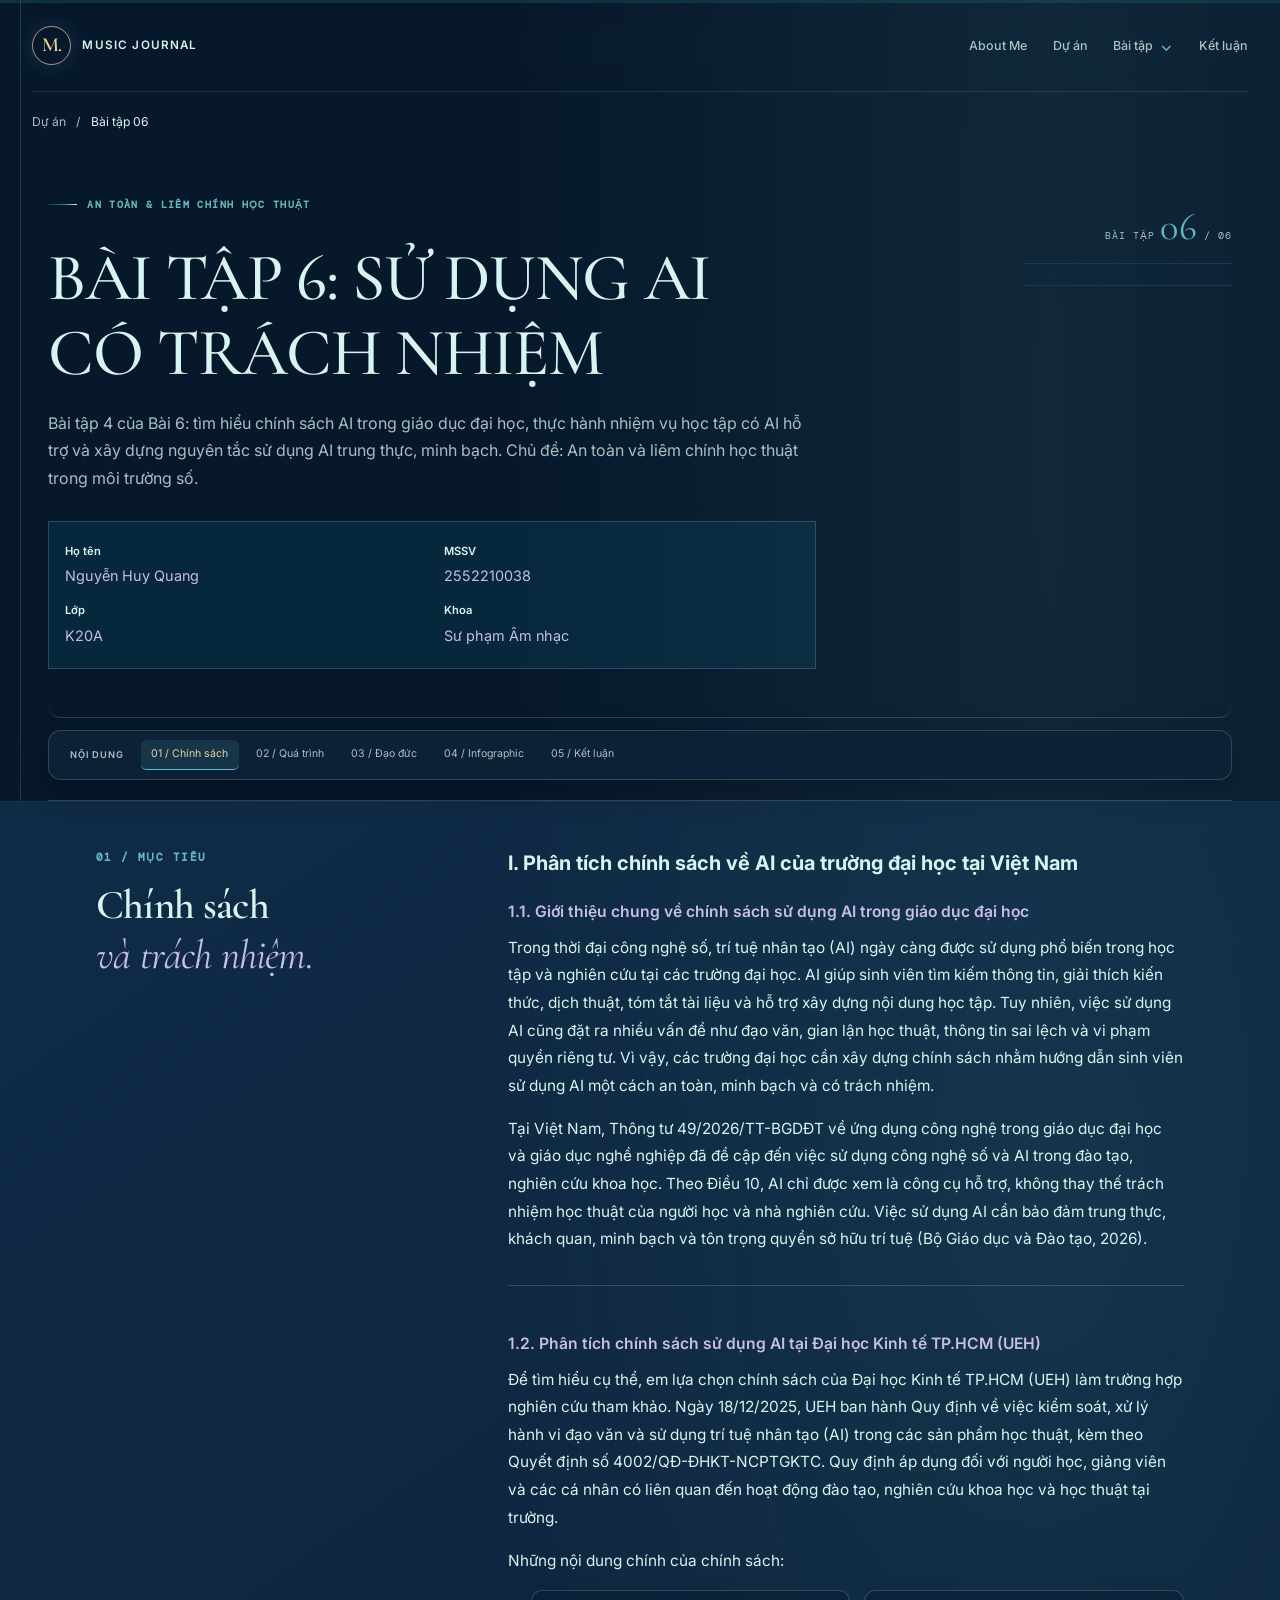
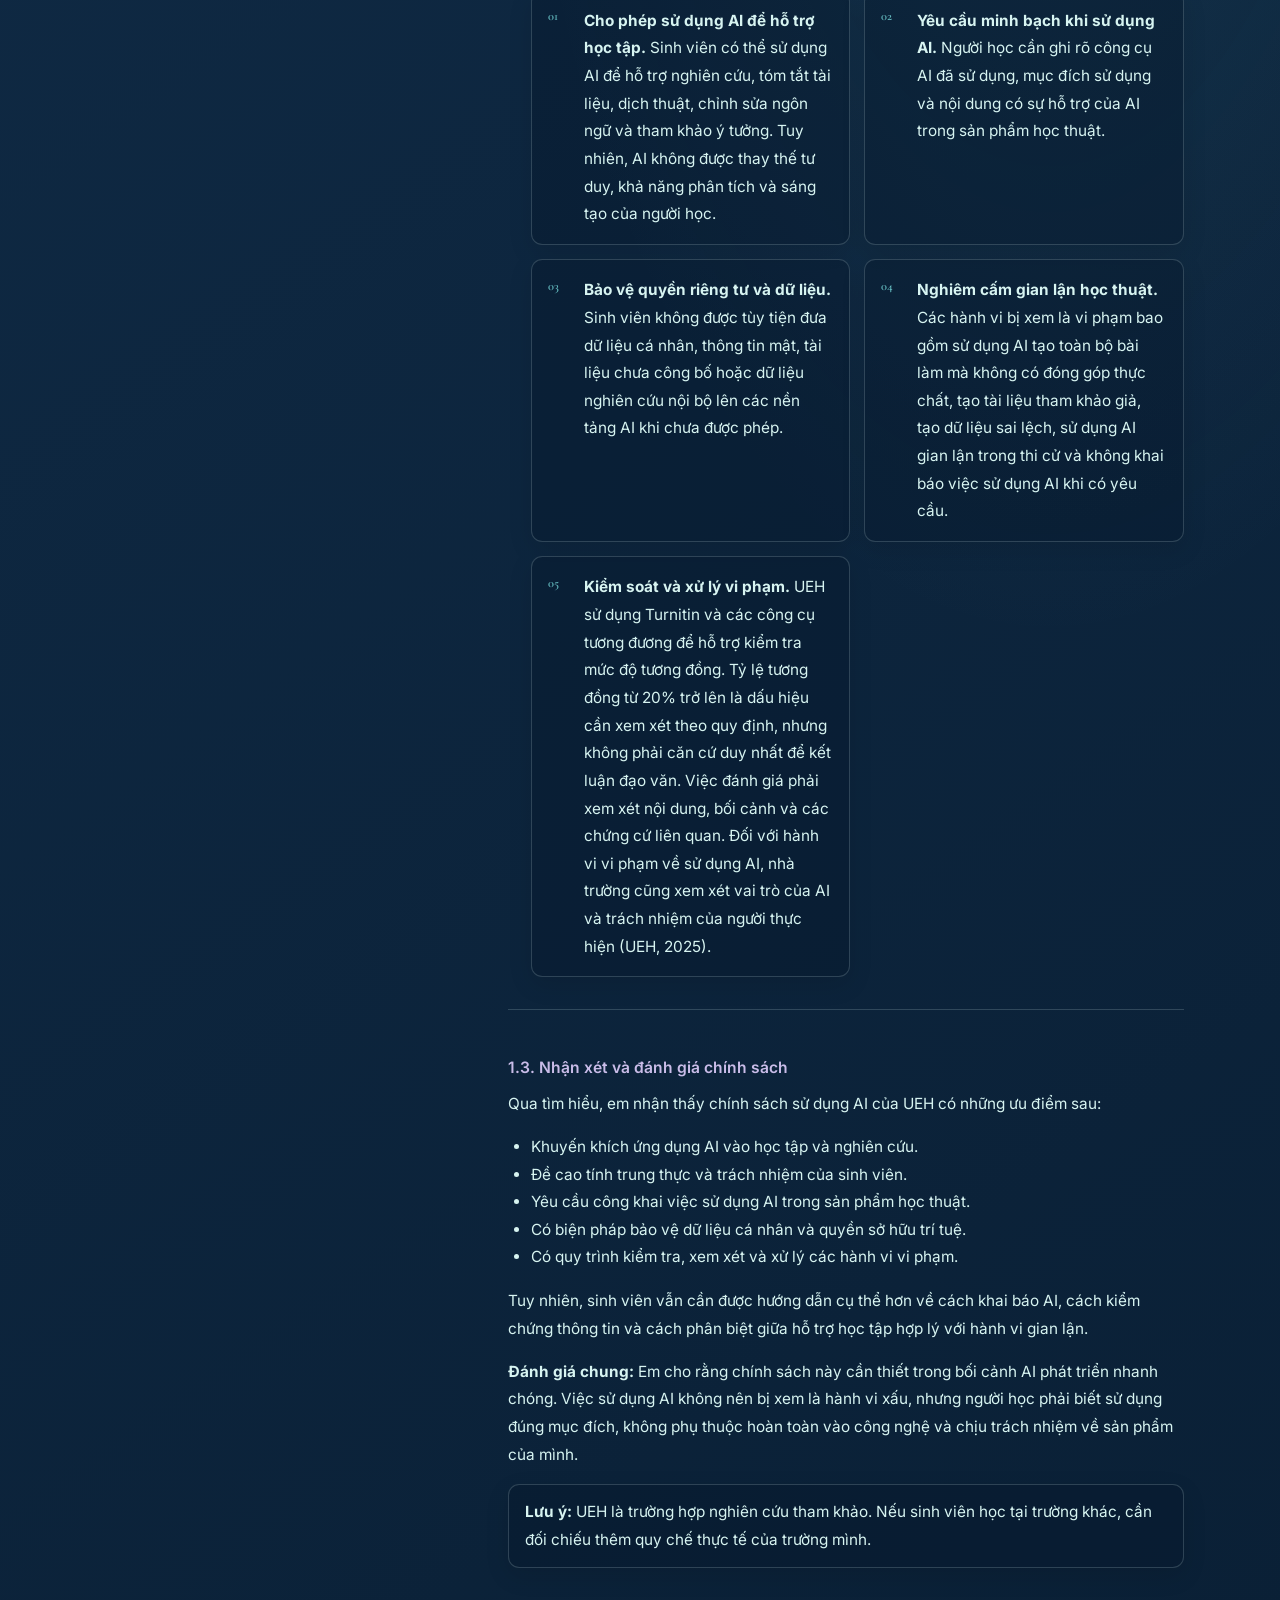
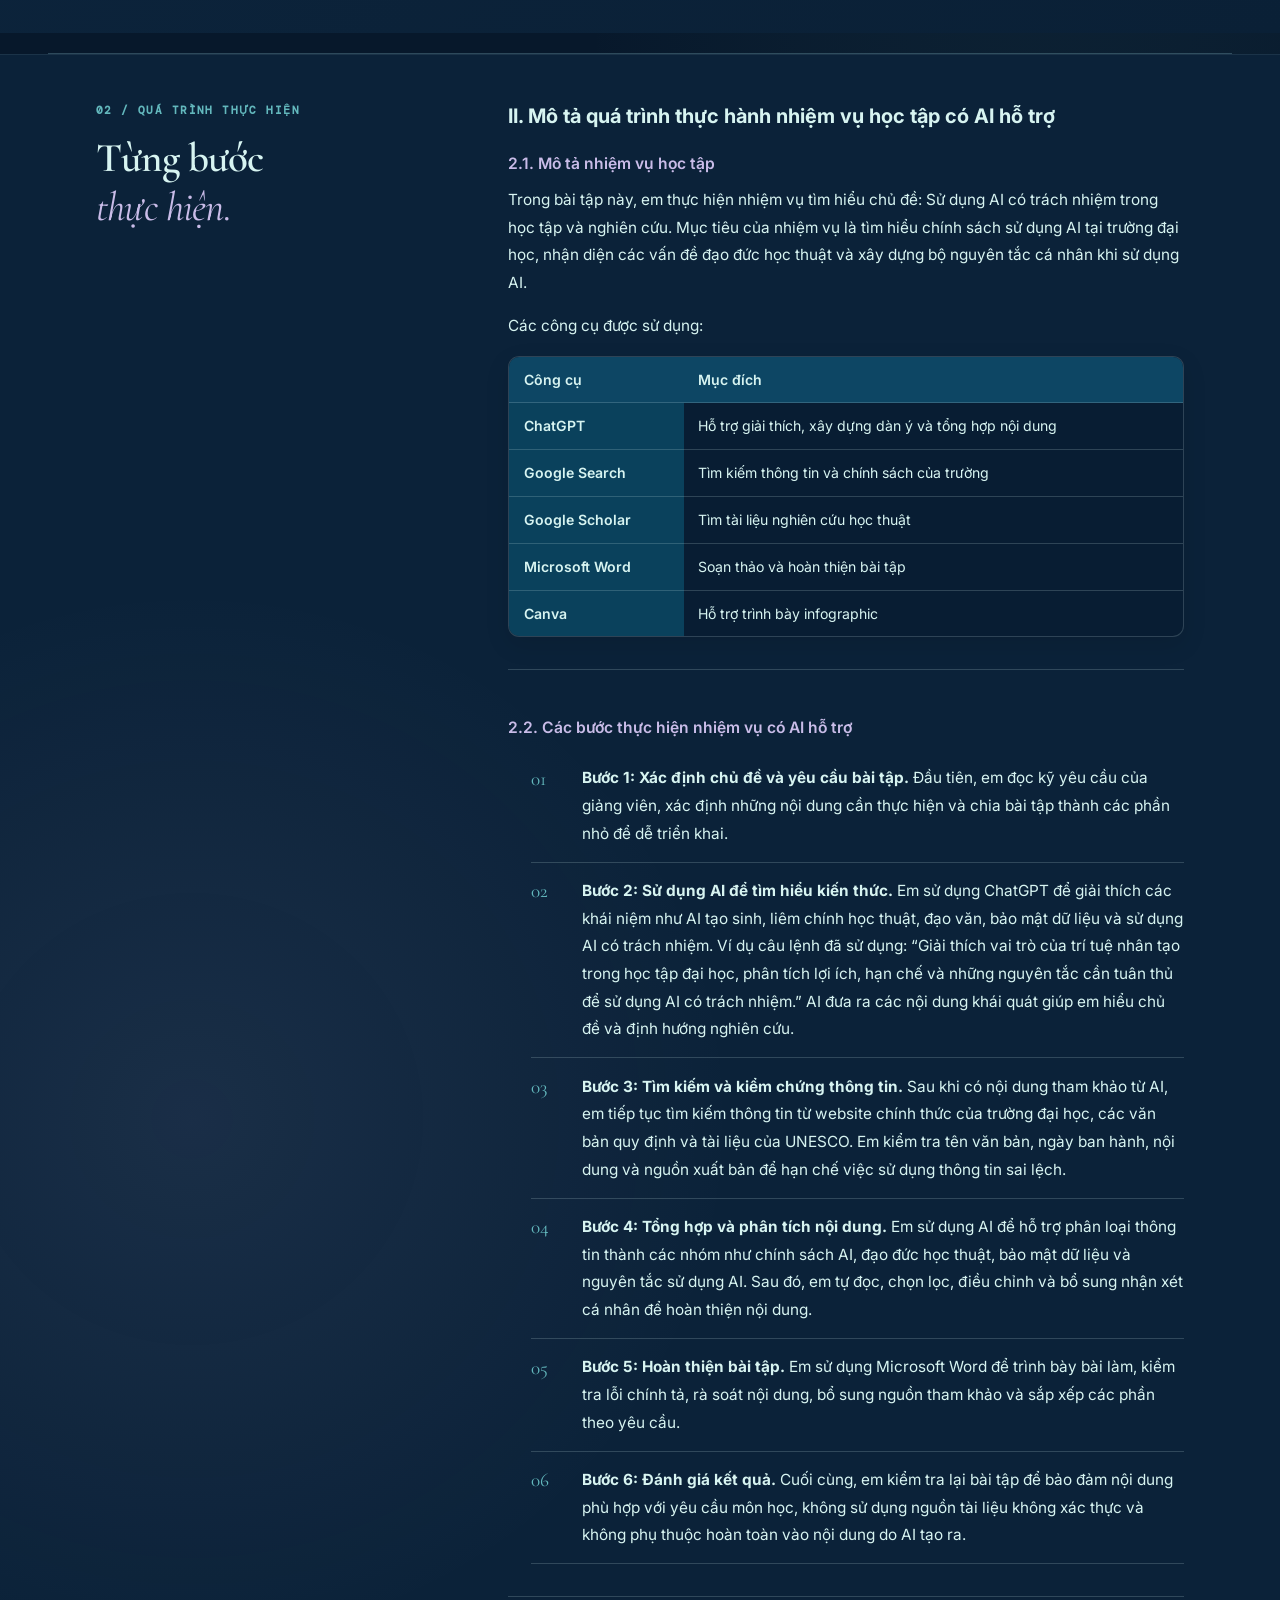
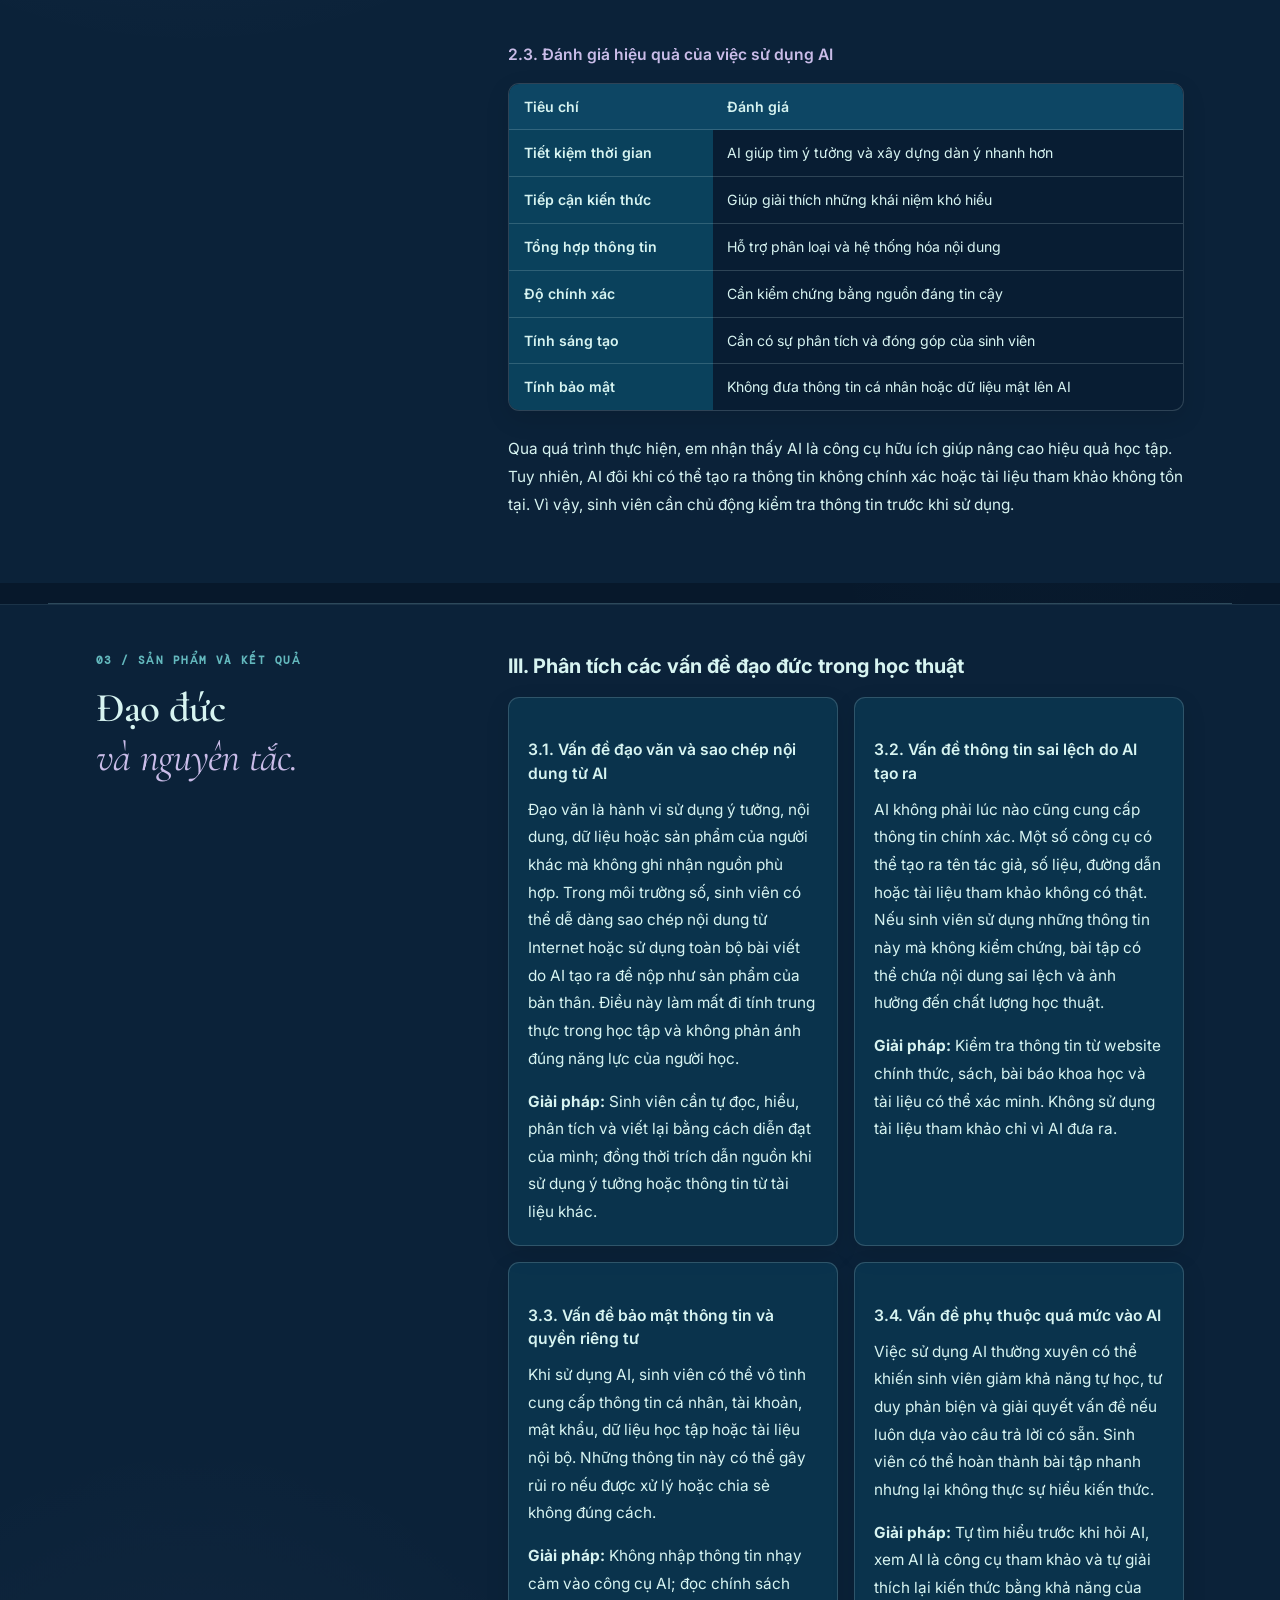
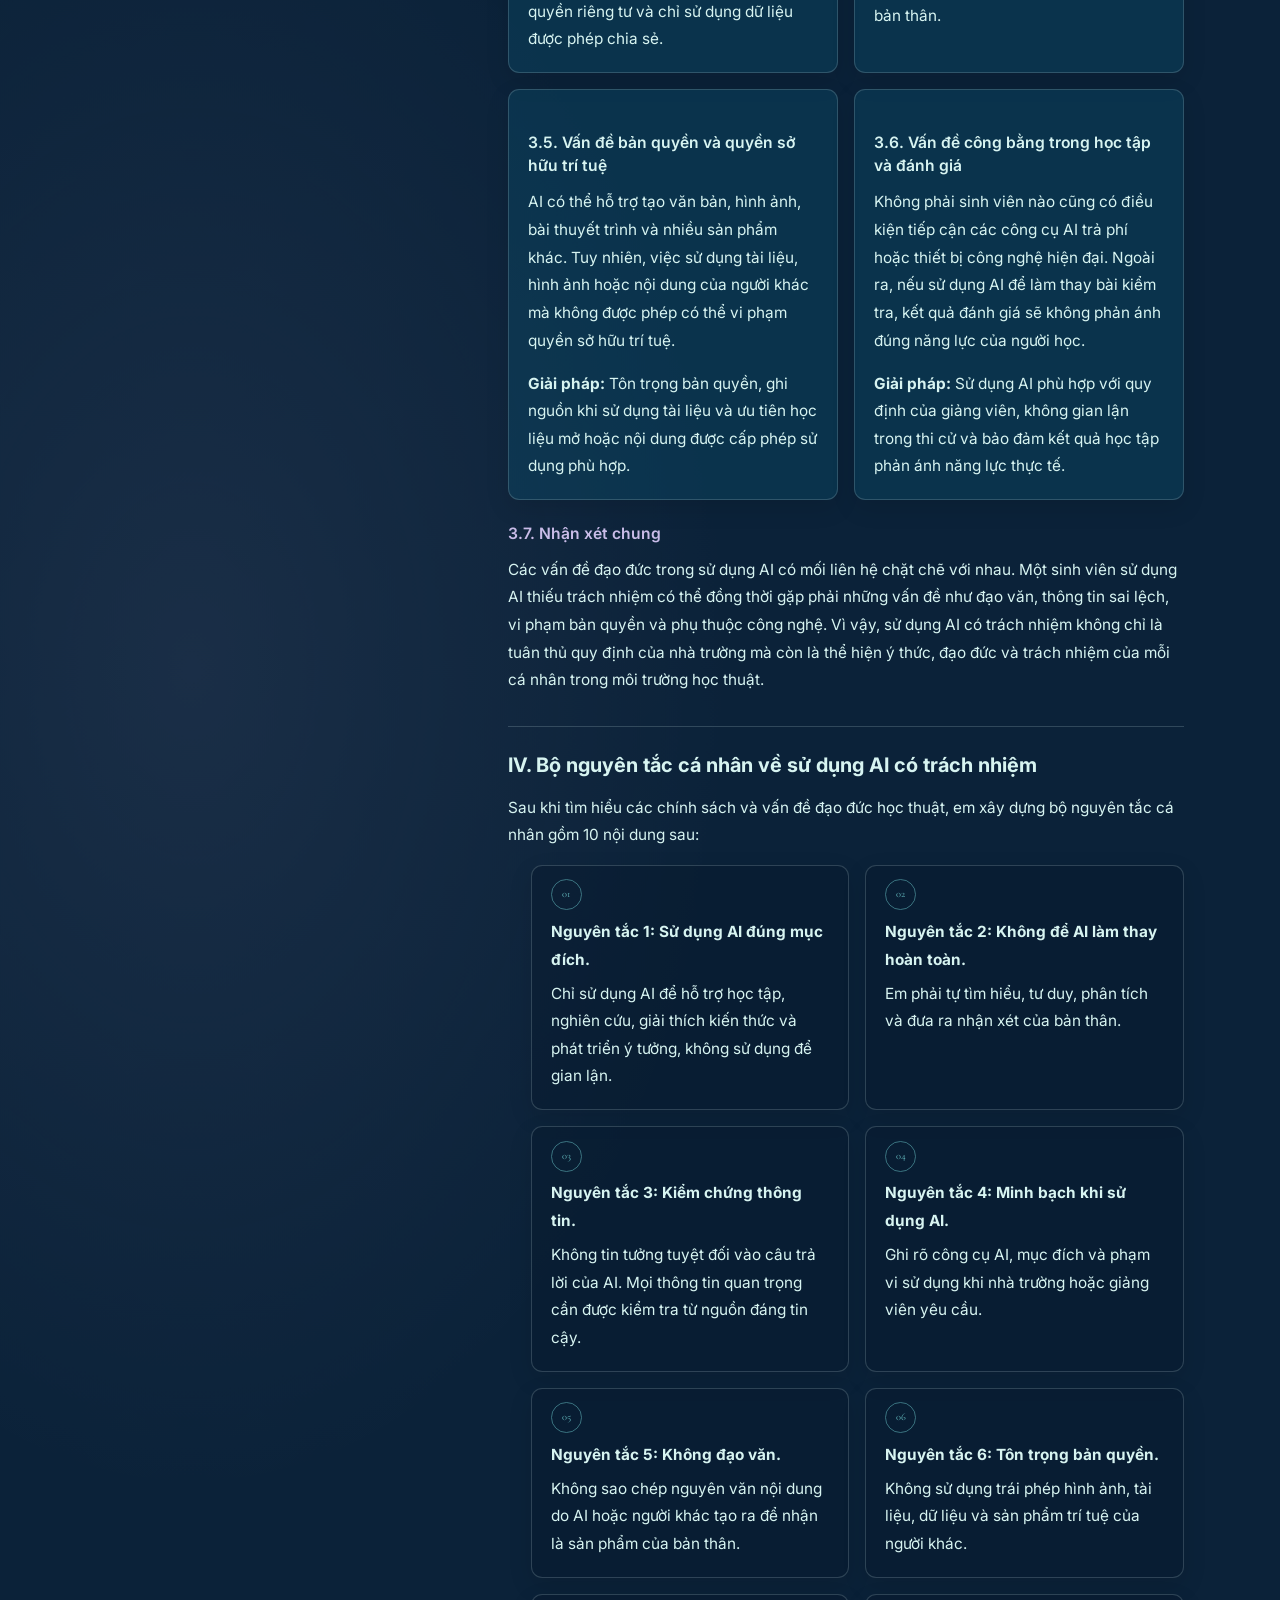
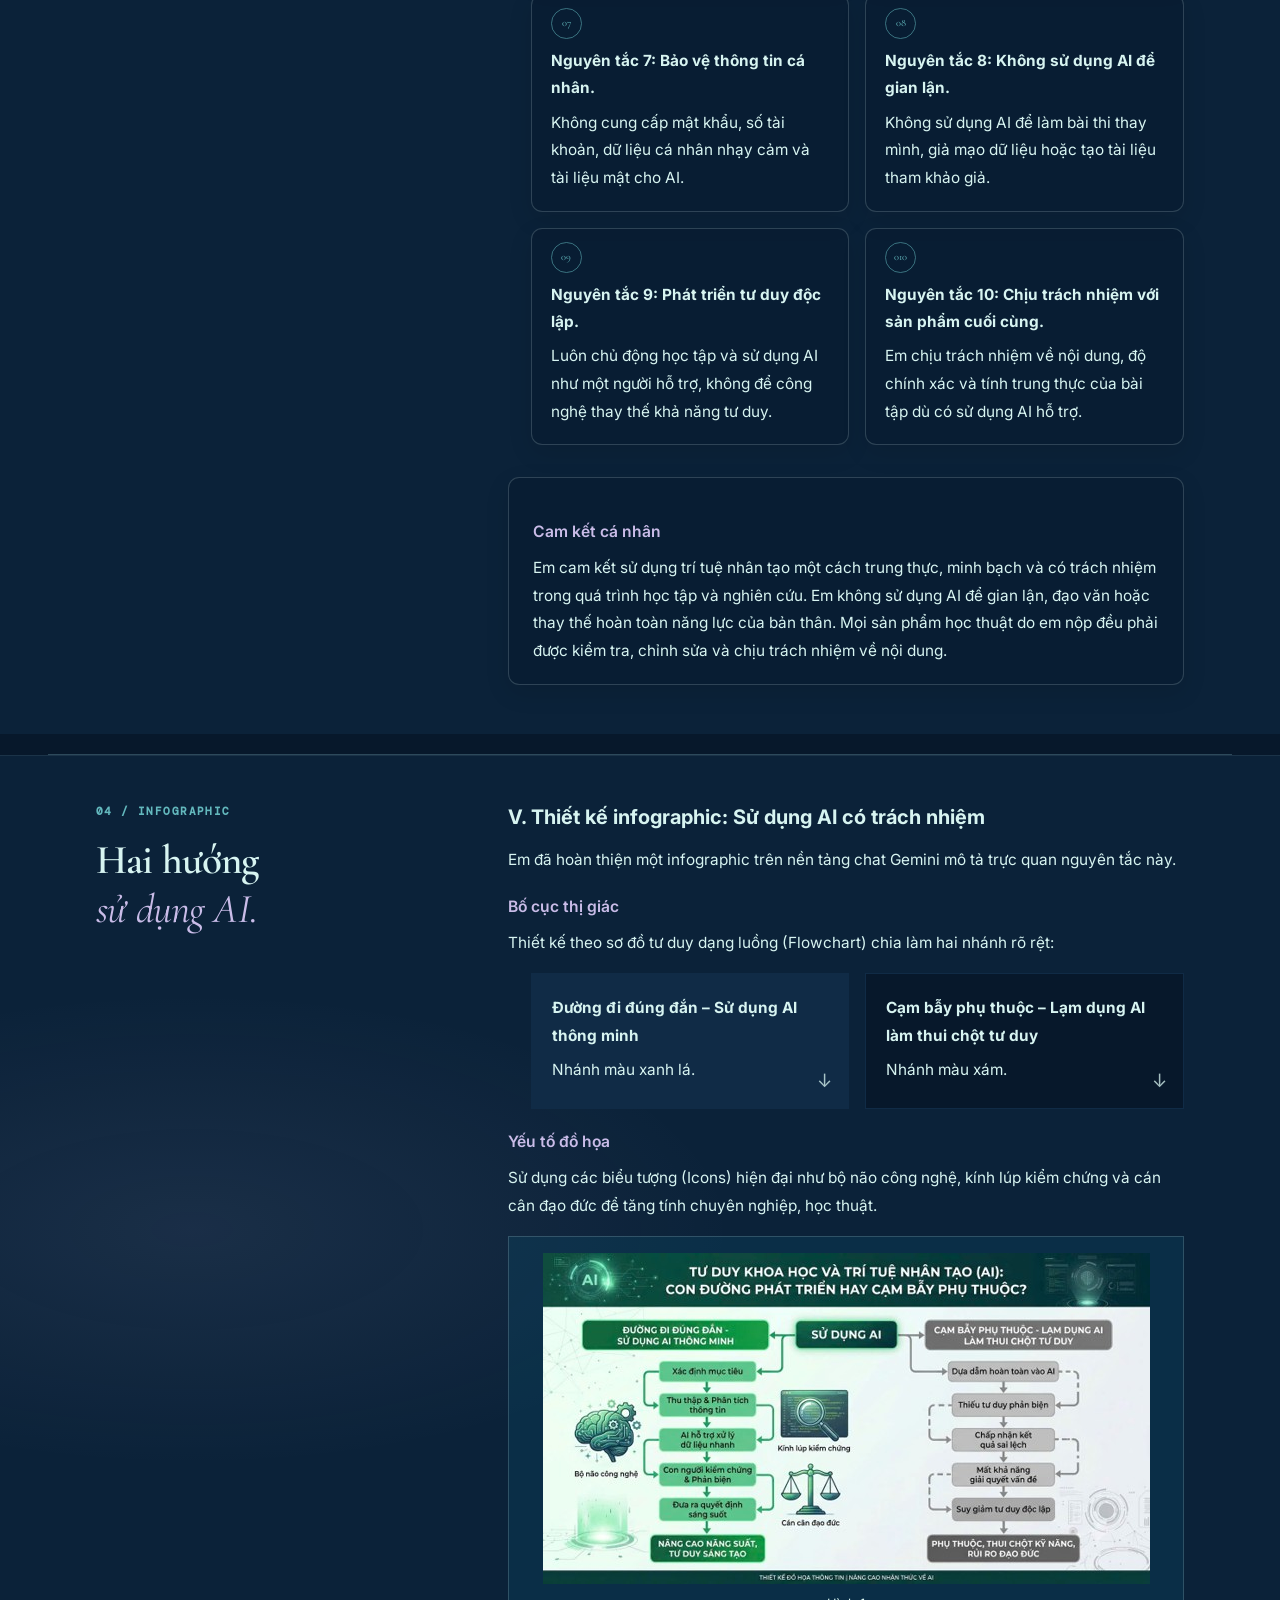
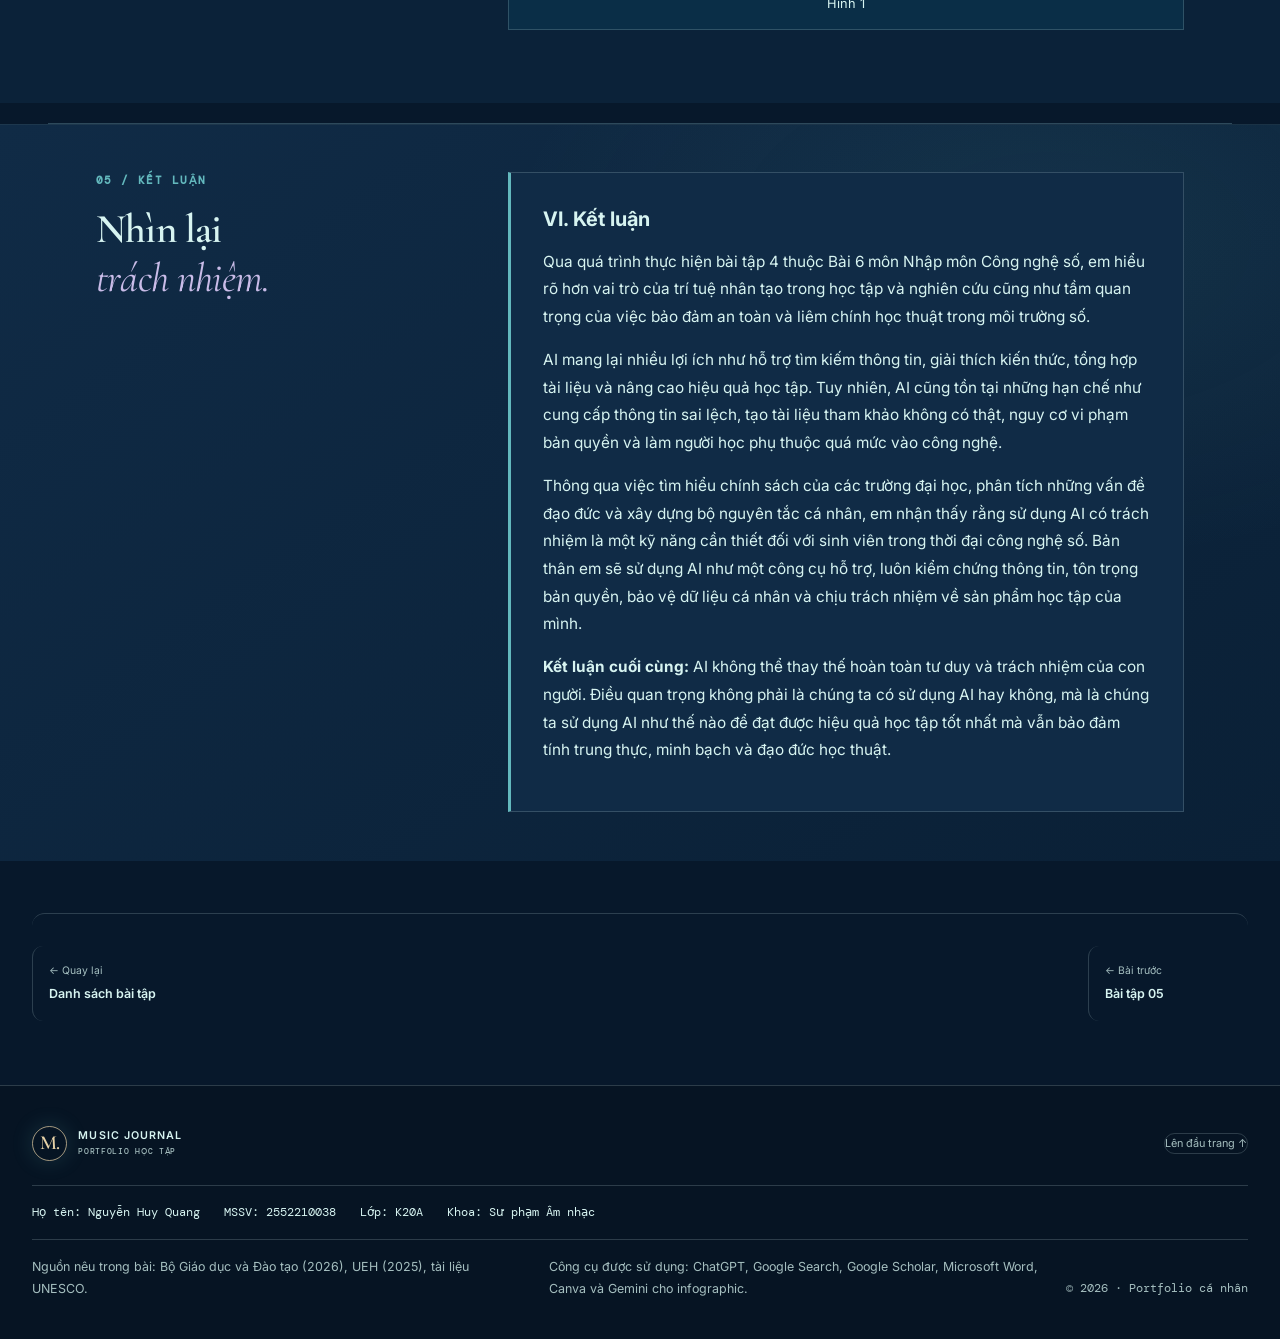
<file: projects/bai-tap-6.html>
<!doctype html>
<html lang="vi">
<head>
  <meta charset="utf-8">
  <meta name="viewport" content="width=device-width, initial-scale=1">
  <meta name="description" content="Bài tập 6 — Sử dụng AI có trách nhiệm trong học tập và nghiên cứu. Portfolio học tập INF2501.">
  <meta name="theme-color" content="#001C44">
  <title>Bài tập 06 — AI có trách nhiệm | Music Journal</title>
  <link rel="icon" href="../assets/images/favicon.svg" type="image/svg+xml">
  <link rel="stylesheet" href="../assets/css/style.css">
  <script src="../assets/js/main.js" defer></script>
</head>
<body>
  <a class="skip-link" href="#main">Bỏ qua điều hướng</a>
  <div class="reader-progress" role="progressbar" aria-label="Tiến độ đọc bài" aria-valuemin="0" aria-valuemax="100" aria-valuenow="0"><span></span></div>
  <header class="site-header">
    <a class="wordmark" href="../index.html" aria-label="Music Journal — trang About Me"><span class="wordmark__mark" aria-hidden="true">M.</span><span>MUSIC JOURNAL</span></a>
    <nav class="site-nav" id="primary-navigation" aria-label="Điều hướng chính">
      <a href="../index.html">About Me</a>
      <a href="../projects.html">Dự án</a>
      <details class="nav-dropdown" open>
        <summary><span>Bài tập</span><span aria-hidden="true">⌄</span></summary>
        <ul class="nav-dropdown__list">
          <li><a href="bai-tap-1.html">Bài tập 01</a></li><li><a href="bai-tap-2.html">Bài tập 02</a></li>
          <li><a href="bai-tap-3.html">Bài tập 03</a></li><li><a href="bai-tap-4.html">Bài tập 04</a></li>
          <li><a href="bai-tap-5.html">Bài tập 05</a></li><li><a href="bai-tap-6.html" aria-current="page">Bài tập 06</a></li>
        </ul>
      </details>
      <a href="../conclusion.html">Kết luận</a>
    </nav>
    <button class="menu-toggle" type="button" aria-expanded="false" aria-controls="primary-navigation"><span class="menu-toggle__label">Mở menu</span><span class="menu-toggle__icon" aria-hidden="true"></span></button>
  </header>
  <main id="main">
    <nav class="breadcrumbs page-shell" aria-label="Đường dẫn"><a href="../projects.html">Dự án</a><span aria-hidden="true">/</span><span aria-current="page">Bài tập 06</span></nav>
    <article class="assignment exercise-page page-shell">
      <header class="assignment__hero">
        <p class="eyebrow"><span class="eyebrow__rule" aria-hidden="true"></span> AN TOÀN & LIÊM CHÍNH HỌC THUẬT</p>
        <p class="assignment__counter">BÀI TẬP <strong>06</strong> <span>/ 06</span></p>
        <h1 class="exercise-title">BÀI TẬP 6: SỬ DỤNG AI CÓ TRÁCH NHIỆM</h1>
        <p class="assignment__lead">Bài tập 4 của Bài 6: tìm hiểu chính sách AI trong giáo dục đại học, thực hành nhiệm vụ học tập có AI hỗ trợ và xây dựng nguyên tắc sử dụng AI trung thực, minh bạch. Chủ đề: An toàn và liêm chính học thuật trong môi trường số.</p>
        <dl class="exercise-student" aria-label="Thông tin sinh viên">
          <div><dt>Họ tên</dt><dd>Nguyễn Huy Quang</dd></div>
          <div><dt>MSSV</dt><dd>2552210038</dd></div>
          <div><dt>Lớp</dt><dd>K20A</dd></div>
          <div><dt>Khoa</dt><dd>Sư phạm Âm nhạc</dd></div>
        </dl>
      </header>
      <nav class="reader-toc" aria-label="Mục lục bài tập">
        <span class="reader-toc__label">NỘI DUNG</span>
        <a href="#objectives">01 / Chính sách</a>
        <a href="#process">02 / Quá trình</a>
        <a href="#products">03 / Đạo đức</a>
        <a href="#infographic">04 / Infographic</a>
        <a href="#conclusion">05 / Kết luận</a>
      </nav>

      <section class="assignment-section" id="objectives" aria-labelledby="objectives-title">
        <div class="assignment-section__heading">
          <p class="eyebrow">01 / MỤC TIÊU</p>
          <h2 id="objectives-title">Chính sách<br><em>và trách nhiệm.</em></h2>
        </div>
        <div class="assignment-section__content">
          <section class="integrity-subsection" aria-labelledby="policy-title">
            <h3 id="policy-title">I. Phân tích chính sách về AI của trường đại học tại Việt Nam</h3>
            <section class="integrity-subsection" aria-labelledby="policy-overview-title">
              <h4 id="policy-overview-title">1.1. Giới thiệu chung về chính sách sử dụng AI trong giáo dục đại học</h4>
              <p>Trong thời đại công nghệ số, trí tuệ nhân tạo (AI) ngày càng được sử dụng phổ biến trong học tập và nghiên cứu tại các trường đại học. AI giúp sinh viên tìm kiếm thông tin, giải thích kiến thức, dịch thuật, tóm tắt tài liệu và hỗ trợ xây dựng nội dung học tập. Tuy nhiên, việc sử dụng AI cũng đặt ra nhiều vấn đề như đạo văn, gian lận học thuật, thông tin sai lệch và vi phạm quyền riêng tư. Vì vậy, các trường đại học cần xây dựng chính sách nhằm hướng dẫn sinh viên sử dụng AI một cách an toàn, minh bạch và có trách nhiệm.</p>
              <p>Tại Việt Nam, Thông tư 49/2026/TT-BGDĐT về ứng dụng công nghệ trong giáo dục đại học và giáo dục nghề nghiệp đã đề cập đến việc sử dụng công nghệ số và AI trong đào tạo, nghiên cứu khoa học. Theo Điều 10, AI chỉ được xem là công cụ hỗ trợ, không thay thế trách nhiệm học thuật của người học và nhà nghiên cứu. Việc sử dụng AI cần bảo đảm trung thực, khách quan, minh bạch và tôn trọng quyền sở hữu trí tuệ (Bộ Giáo dục và Đào tạo, 2026).</p>
            </section>

            <section class="integrity-subsection" aria-labelledby="ueh-policy-title">
              <h4 id="ueh-policy-title">1.2. Phân tích chính sách sử dụng AI tại Đại học Kinh tế TP.HCM (UEH)</h4>
              <p>Để tìm hiểu cụ thể, em lựa chọn chính sách của Đại học Kinh tế TP.HCM (UEH) làm trường hợp nghiên cứu tham khảo. Ngày 18/12/2025, UEH ban hành Quy định về việc kiểm soát, xử lý hành vi đạo văn và sử dụng trí tuệ nhân tạo (AI) trong các sản phẩm học thuật, kèm theo Quyết định số 4002/QĐ-ĐHKT-NCPTGKTC. Quy định áp dụng đối với người học, giảng viên và các cá nhân có liên quan đến hoạt động đào tạo, nghiên cứu khoa học và học thuật tại trường.</p>
              <p>Những nội dung chính của chính sách:</p>
              <ol class="integrity-policy-list reader-policy-grid">
                <li><strong>Cho phép sử dụng AI để hỗ trợ học tập.</strong> Sinh viên có thể sử dụng AI để hỗ trợ nghiên cứu, tóm tắt tài liệu, dịch thuật, chỉnh sửa ngôn ngữ và tham khảo ý tưởng. Tuy nhiên, AI không được thay thế tư duy, khả năng phân tích và sáng tạo của người học.</li>
                <li><strong>Yêu cầu minh bạch khi sử dụng AI.</strong> Người học cần ghi rõ công cụ AI đã sử dụng, mục đích sử dụng và nội dung có sự hỗ trợ của AI trong sản phẩm học thuật.</li>
                <li><strong>Bảo vệ quyền riêng tư và dữ liệu.</strong> Sinh viên không được tùy tiện đưa dữ liệu cá nhân, thông tin mật, tài liệu chưa công bố hoặc dữ liệu nghiên cứu nội bộ lên các nền tảng AI khi chưa được phép.</li>
                <li><strong>Nghiêm cấm gian lận học thuật.</strong> Các hành vi bị xem là vi phạm bao gồm sử dụng AI tạo toàn bộ bài làm mà không có đóng góp thực chất, tạo tài liệu tham khảo giả, tạo dữ liệu sai lệch, sử dụng AI gian lận trong thi cử và không khai báo việc sử dụng AI khi có yêu cầu.</li>
                <li><strong>Kiểm soát và xử lý vi phạm.</strong> UEH sử dụng Turnitin và các công cụ tương đương để hỗ trợ kiểm tra mức độ tương đồng. Tỷ lệ tương đồng từ 20% trở lên là dấu hiệu cần xem xét theo quy định, nhưng không phải căn cứ duy nhất để kết luận đạo văn. Việc đánh giá phải xem xét nội dung, bối cảnh và các chứng cứ liên quan. Đối với hành vi vi phạm về sử dụng AI, nhà trường cũng xem xét vai trò của AI và trách nhiệm của người thực hiện (UEH, 2025).</li>
              </ol>
            </section>

            <section class="integrity-subsection" aria-labelledby="policy-review-title">
              <h4 id="policy-review-title">1.3. Nhận xét và đánh giá chính sách</h4>
              <p>Qua tìm hiểu, em nhận thấy chính sách sử dụng AI của UEH có những ưu điểm sau:</p>
              <ul>
                <li>Khuyến khích ứng dụng AI vào học tập và nghiên cứu.</li>
                <li>Đề cao tính trung thực và trách nhiệm của sinh viên.</li>
                <li>Yêu cầu công khai việc sử dụng AI trong sản phẩm học thuật.</li>
                <li>Có biện pháp bảo vệ dữ liệu cá nhân và quyền sở hữu trí tuệ.</li>
                <li>Có quy trình kiểm tra, xem xét và xử lý các hành vi vi phạm.</li>
              </ul>
              <p>Tuy nhiên, sinh viên vẫn cần được hướng dẫn cụ thể hơn về cách khai báo AI, cách kiểm chứng thông tin và cách phân biệt giữa hỗ trợ học tập hợp lý với hành vi gian lận.</p>
              <p><strong>Đánh giá chung:</strong> Em cho rằng chính sách này cần thiết trong bối cảnh AI phát triển nhanh chóng. Việc sử dụng AI không nên bị xem là hành vi xấu, nhưng người học phải biết sử dụng đúng mục đích, không phụ thuộc hoàn toàn vào công nghệ và chịu trách nhiệm về sản phẩm của mình.</p>
              <p class="integrity-note"><strong>Lưu ý:</strong> UEH là trường hợp nghiên cứu tham khảo. Nếu sinh viên học tại trường khác, cần đối chiếu thêm quy chế thực tế của trường mình.</p>
            </section>
          </section>
        </div>
      </section>

      <section class="assignment-section" id="process" aria-labelledby="process-title">
        <div class="assignment-section__heading">
          <p class="eyebrow">02 / QUÁ TRÌNH THỰC HIỆN</p>
          <h2 id="process-title">Từng bước<br><em>thực hiện.</em></h2>
        </div>
        <div class="assignment-section__content">
          <section class="integrity-subsection" aria-labelledby="practice-title">
            <h3 id="practice-title">II. Mô tả quá trình thực hành nhiệm vụ học tập có AI hỗ trợ</h3>
            <section class="integrity-subsection" aria-labelledby="task-title">
              <h4 id="task-title">2.1. Mô tả nhiệm vụ học tập</h4>
              <p>Trong bài tập này, em thực hiện nhiệm vụ tìm hiểu chủ đề: Sử dụng AI có trách nhiệm trong học tập và nghiên cứu. Mục tiêu của nhiệm vụ là tìm hiểu chính sách sử dụng AI tại trường đại học, nhận diện các vấn đề đạo đức học thuật và xây dựng bộ nguyên tắc cá nhân khi sử dụng AI.</p>
              <p>Các công cụ được sử dụng:</p>
              <div class="integrity-table-scroll" role="region" aria-label="Bảng công cụ sử dụng" tabindex="0">
                <table class="integrity-table">
                  <thead><tr><th scope="col">Công cụ</th><th scope="col">Mục đích</th></tr></thead>
                  <tbody>
                    <tr><th scope="row">ChatGPT</th><td>Hỗ trợ giải thích, xây dựng dàn ý và tổng hợp nội dung</td></tr>
                    <tr><th scope="row">Google Search</th><td>Tìm kiếm thông tin và chính sách của trường</td></tr>
                    <tr><th scope="row">Google Scholar</th><td>Tìm tài liệu nghiên cứu học thuật</td></tr>
                    <tr><th scope="row">Microsoft Word</th><td>Soạn thảo và hoàn thiện bài tập</td></tr>
                    <tr><th scope="row">Canva</th><td>Hỗ trợ trình bày infographic</td></tr>
                  </tbody>
                </table>
              </div>
            </section>

            <section class="integrity-subsection" aria-labelledby="steps-title">
              <h4 id="steps-title">2.2. Các bước thực hiện nhiệm vụ có AI hỗ trợ</h4>
              <ol class="placeholder-steps integrity-timeline">
                <li><strong>Bước 1: Xác định chủ đề và yêu cầu bài tập.</strong> Đầu tiên, em đọc kỹ yêu cầu của giảng viên, xác định những nội dung cần thực hiện và chia bài tập thành các phần nhỏ để dễ triển khai.</li>
                <li><strong>Bước 2: Sử dụng AI để tìm hiểu kiến thức.</strong> Em sử dụng ChatGPT để giải thích các khái niệm như AI tạo sinh, liêm chính học thuật, đạo văn, bảo mật dữ liệu và sử dụng AI có trách nhiệm. Ví dụ câu lệnh đã sử dụng: “Giải thích vai trò của trí tuệ nhân tạo trong học tập đại học, phân tích lợi ích, hạn chế và những nguyên tắc cần tuân thủ để sử dụng AI có trách nhiệm.” AI đưa ra các nội dung khái quát giúp em hiểu chủ đề và định hướng nghiên cứu.</li>
                <li><strong>Bước 3: Tìm kiếm và kiểm chứng thông tin.</strong> Sau khi có nội dung tham khảo từ AI, em tiếp tục tìm kiếm thông tin từ website chính thức của trường đại học, các văn bản quy định và tài liệu của UNESCO. Em kiểm tra tên văn bản, ngày ban hành, nội dung và nguồn xuất bản để hạn chế việc sử dụng thông tin sai lệch.</li>
                <li><strong>Bước 4: Tổng hợp và phân tích nội dung.</strong> Em sử dụng AI để hỗ trợ phân loại thông tin thành các nhóm như chính sách AI, đạo đức học thuật, bảo mật dữ liệu và nguyên tắc sử dụng AI. Sau đó, em tự đọc, chọn lọc, điều chỉnh và bổ sung nhận xét cá nhân để hoàn thiện nội dung.</li>
                <li><strong>Bước 5: Hoàn thiện bài tập.</strong> Em sử dụng Microsoft Word để trình bày bài làm, kiểm tra lỗi chính tả, rà soát nội dung, bổ sung nguồn tham khảo và sắp xếp các phần theo yêu cầu.</li>
                <li><strong>Bước 6: Đánh giá kết quả.</strong> Cuối cùng, em kiểm tra lại bài tập để bảo đảm nội dung phù hợp với yêu cầu môn học, không sử dụng nguồn tài liệu không xác thực và không phụ thuộc hoàn toàn vào nội dung do AI tạo ra.</li>
              </ol>
            </section>

            <section class="integrity-subsection" aria-labelledby="effectiveness-title">
              <h4 id="effectiveness-title">2.3. Đánh giá hiệu quả của việc sử dụng AI</h4>
              <div class="integrity-table-scroll" role="region" aria-label="Bảng đánh giá hiệu quả sử dụng AI" tabindex="0">
                <table class="integrity-table">
                  <thead><tr><th scope="col">Tiêu chí</th><th scope="col">Đánh giá</th></tr></thead>
                  <tbody>
                    <tr><th scope="row">Tiết kiệm thời gian</th><td>AI giúp tìm ý tưởng và xây dựng dàn ý nhanh hơn</td></tr>
                    <tr><th scope="row">Tiếp cận kiến thức</th><td>Giúp giải thích những khái niệm khó hiểu</td></tr>
                    <tr><th scope="row">Tổng hợp thông tin</th><td>Hỗ trợ phân loại và hệ thống hóa nội dung</td></tr>
                    <tr><th scope="row">Độ chính xác</th><td>Cần kiểm chứng bằng nguồn đáng tin cậy</td></tr>
                    <tr><th scope="row">Tính sáng tạo</th><td>Cần có sự phân tích và đóng góp của sinh viên</td></tr>
                    <tr><th scope="row">Tính bảo mật</th><td>Không đưa thông tin cá nhân hoặc dữ liệu mật lên AI</td></tr>
                  </tbody>
                </table>
              </div>
              <p>Qua quá trình thực hiện, em nhận thấy AI là công cụ hữu ích giúp nâng cao hiệu quả học tập. Tuy nhiên, AI đôi khi có thể tạo ra thông tin không chính xác hoặc tài liệu tham khảo không tồn tại. Vì vậy, sinh viên cần chủ động kiểm tra thông tin trước khi sử dụng.</p>
            </section>
          </section>
        </div>
      </section>

      <section class="assignment-section assignment-section--products" id="products" aria-labelledby="products-title">
        <div class="assignment-section__heading">
          <p class="eyebrow">03 / SẢN PHẨM VÀ KẾT QUẢ</p>
          <h2 id="products-title">Đạo đức<br><em>và nguyên tắc.</em></h2>
        </div>
        <div class="assignment-section__content">
          <section class="integrity-subsection" aria-labelledby="ethics-title">
            <h3 id="ethics-title">III. Phân tích các vấn đề đạo đức trong học thuật</h3>
            <div class="integrity-card-grid">
              <article class="integrity-card">
                <h4>3.1. Vấn đề đạo văn và sao chép nội dung từ AI</h4>
                <p>Đạo văn là hành vi sử dụng ý tưởng, nội dung, dữ liệu hoặc sản phẩm của người khác mà không ghi nhận nguồn phù hợp. Trong môi trường số, sinh viên có thể dễ dàng sao chép nội dung từ Internet hoặc sử dụng toàn bộ bài viết do AI tạo ra để nộp như sản phẩm của bản thân. Điều này làm mất đi tính trung thực trong học tập và không phản ánh đúng năng lực của người học.</p>
                <p><strong>Giải pháp:</strong> Sinh viên cần tự đọc, hiểu, phân tích và viết lại bằng cách diễn đạt của mình; đồng thời trích dẫn nguồn khi sử dụng ý tưởng hoặc thông tin từ tài liệu khác.</p>
              </article>
              <article class="integrity-card">
                <h4>3.2. Vấn đề thông tin sai lệch do AI tạo ra</h4>
                <p>AI không phải lúc nào cũng cung cấp thông tin chính xác. Một số công cụ có thể tạo ra tên tác giả, số liệu, đường dẫn hoặc tài liệu tham khảo không có thật. Nếu sinh viên sử dụng những thông tin này mà không kiểm chứng, bài tập có thể chứa nội dung sai lệch và ảnh hưởng đến chất lượng học thuật.</p>
                <p><strong>Giải pháp:</strong> Kiểm tra thông tin từ website chính thức, sách, bài báo khoa học và tài liệu có thể xác minh. Không sử dụng tài liệu tham khảo chỉ vì AI đưa ra.</p>
              </article>
              <article class="integrity-card">
                <h4>3.3. Vấn đề bảo mật thông tin và quyền riêng tư</h4>
                <p>Khi sử dụng AI, sinh viên có thể vô tình cung cấp thông tin cá nhân, tài khoản, mật khẩu, dữ liệu học tập hoặc tài liệu nội bộ. Những thông tin này có thể gây rủi ro nếu được xử lý hoặc chia sẻ không đúng cách.</p>
                <p><strong>Giải pháp:</strong> Không nhập thông tin nhạy cảm vào công cụ AI; đọc chính sách quyền riêng tư và chỉ sử dụng dữ liệu được phép chia sẻ.</p>
              </article>
              <article class="integrity-card">
                <h4>3.4. Vấn đề phụ thuộc quá mức vào AI</h4>
                <p>Việc sử dụng AI thường xuyên có thể khiến sinh viên giảm khả năng tự học, tư duy phản biện và giải quyết vấn đề nếu luôn dựa vào câu trả lời có sẵn. Sinh viên có thể hoàn thành bài tập nhanh nhưng lại không thực sự hiểu kiến thức.</p>
                <p><strong>Giải pháp:</strong> Tự tìm hiểu trước khi hỏi AI, xem AI là công cụ tham khảo và tự giải thích lại kiến thức bằng khả năng của bản thân.</p>
              </article>
              <article class="integrity-card">
                <h4>3.5. Vấn đề bản quyền và quyền sở hữu trí tuệ</h4>
                <p>AI có thể hỗ trợ tạo văn bản, hình ảnh, bài thuyết trình và nhiều sản phẩm khác. Tuy nhiên, việc sử dụng tài liệu, hình ảnh hoặc nội dung của người khác mà không được phép có thể vi phạm quyền sở hữu trí tuệ.</p>
                <p><strong>Giải pháp:</strong> Tôn trọng bản quyền, ghi nguồn khi sử dụng tài liệu và ưu tiên học liệu mở hoặc nội dung được cấp phép sử dụng phù hợp.</p>
              </article>
              <article class="integrity-card">
                <h4>3.6. Vấn đề công bằng trong học tập và đánh giá</h4>
                <p>Không phải sinh viên nào cũng có điều kiện tiếp cận các công cụ AI trả phí hoặc thiết bị công nghệ hiện đại. Ngoài ra, nếu sử dụng AI để làm thay bài kiểm tra, kết quả đánh giá sẽ không phản ánh đúng năng lực của người học.</p>
                <p><strong>Giải pháp:</strong> Sử dụng AI phù hợp với quy định của giảng viên, không gian lận trong thi cử và bảo đảm kết quả học tập phản ánh năng lực thực tế.</p>
              </article>
            </div>
            <section class="integrity-subsection" aria-labelledby="ethics-review-title">
              <h4 id="ethics-review-title">3.7. Nhận xét chung</h4>
              <p>Các vấn đề đạo đức trong sử dụng AI có mối liên hệ chặt chẽ với nhau. Một sinh viên sử dụng AI thiếu trách nhiệm có thể đồng thời gặp phải những vấn đề như đạo văn, thông tin sai lệch, vi phạm bản quyền và phụ thuộc công nghệ. Vì vậy, sử dụng AI có trách nhiệm không chỉ là tuân thủ quy định của nhà trường mà còn là thể hiện ý thức, đạo đức và trách nhiệm của mỗi cá nhân trong môi trường học thuật.</p>
            </section>
          </section>

          <section class="integrity-subsection reader-principles" aria-labelledby="principles-title">
            <h3 id="principles-title">IV. Bộ nguyên tắc cá nhân về sử dụng AI có trách nhiệm</h3>
            <p>Sau khi tìm hiểu các chính sách và vấn đề đạo đức học thuật, em xây dựng bộ nguyên tắc cá nhân gồm 10 nội dung sau:</p>
            <ol class="integrity-principles integrity-principles--numbered">
              <li><strong>Nguyên tắc 1: Sử dụng AI đúng mục đích.</strong> Chỉ sử dụng AI để hỗ trợ học tập, nghiên cứu, giải thích kiến thức và phát triển ý tưởng, không sử dụng để gian lận.</li>
              <li><strong>Nguyên tắc 2: Không để AI làm thay hoàn toàn.</strong> Em phải tự tìm hiểu, tư duy, phân tích và đưa ra nhận xét của bản thân.</li>
              <li><strong>Nguyên tắc 3: Kiểm chứng thông tin.</strong> Không tin tưởng tuyệt đối vào câu trả lời của AI. Mọi thông tin quan trọng cần được kiểm tra từ nguồn đáng tin cậy.</li>
              <li><strong>Nguyên tắc 4: Minh bạch khi sử dụng AI.</strong> Ghi rõ công cụ AI, mục đích và phạm vi sử dụng khi nhà trường hoặc giảng viên yêu cầu.</li>
              <li><strong>Nguyên tắc 5: Không đạo văn.</strong> Không sao chép nguyên văn nội dung do AI hoặc người khác tạo ra để nhận là sản phẩm của bản thân.</li>
              <li><strong>Nguyên tắc 6: Tôn trọng bản quyền.</strong> Không sử dụng trái phép hình ảnh, tài liệu, dữ liệu và sản phẩm trí tuệ của người khác.</li>
              <li><strong>Nguyên tắc 7: Bảo vệ thông tin cá nhân.</strong> Không cung cấp mật khẩu, số tài khoản, dữ liệu cá nhân nhạy cảm và tài liệu mật cho AI.</li>
              <li><strong>Nguyên tắc 8: Không sử dụng AI để gian lận.</strong> Không sử dụng AI để làm bài thi thay mình, giả mạo dữ liệu hoặc tạo tài liệu tham khảo giả.</li>
              <li><strong>Nguyên tắc 9: Phát triển tư duy độc lập.</strong> Luôn chủ động học tập và sử dụng AI như một người hỗ trợ, không để công nghệ thay thế khả năng tư duy.</li>
              <li><strong>Nguyên tắc 10: Chịu trách nhiệm với sản phẩm cuối cùng.</strong> Em chịu trách nhiệm về nội dung, độ chính xác và tính trung thực của bài tập dù có sử dụng AI hỗ trợ.</li>
            </ol>
            <blockquote class="integrity-commitment">
              <h4>Cam kết cá nhân</h4>
              <p>Em cam kết sử dụng trí tuệ nhân tạo một cách trung thực, minh bạch và có trách nhiệm trong quá trình học tập và nghiên cứu. Em không sử dụng AI để gian lận, đạo văn hoặc thay thế hoàn toàn năng lực của bản thân. Mọi sản phẩm học thuật do em nộp đều phải được kiểm tra, chỉnh sửa và chịu trách nhiệm về nội dung.</p>
            </blockquote>
          </section>
        </div>
      </section>

      <section class="assignment-section" id="infographic" aria-labelledby="infographic-title">
        <div class="assignment-section__heading">
          <p class="eyebrow">04 / INFOGRAPHIC</p>
          <h2 id="infographic-title">Hai hướng<br><em>sử dụng AI.</em></h2>
        </div>
        <div class="assignment-section__content">
          <section class="integrity-subsection" aria-labelledby="infographic-description-title">
            <h3 id="infographic-description-title">V. Thiết kế infographic: Sử dụng AI có trách nhiệm</h3>
            <p>Em đã hoàn thiện một infographic trên nền tảng chat Gemini mô tả trực quan nguyên tắc này.</p>
            <h4>Bố cục thị giác</h4>
            <p>Thiết kế theo sơ đồ tư duy dạng luồng (Flowchart) chia làm hai nhánh rõ rệt:</p>
            <ul class="integrity-branches reader-flow">
              <li class="integrity-branch integrity-branch--good"><strong>Đường đi đúng đắn – Sử dụng AI thông minh</strong><span>Nhánh màu xanh lá.</span></li>
              <li class="integrity-branch integrity-branch--risk"><strong>Cạm bẫy phụ thuộc – Lạm dụng AI làm thui chột tư duy</strong><span>Nhánh màu xám.</span></li>
            </ul>
            <h4>Yếu tố đồ họa</h4>
            <p>Sử dụng các biểu tượng (Icons) hiện đại như bộ não công nghệ, kính lúp kiểm chứng và cán cân đạo đức để tăng tính chuyên nghiệp, học thuật.</p>
            <figure class="exercise-image">
              <a href="../assets/images/Ảnh bài 6/Picture62.jpg" target="_blank" rel="noreferrer" aria-label="Mở ảnh infographic Hình 1">
                <img src="../assets/images/Ảnh bài 6/Picture62.jpg" alt="Infographic Tư duy khoa học và trí tuệ nhân tạo: con đường phát triển hay cạm bẫy phụ thuộc, trình bày hai nhánh sử dụng AI thông minh và lạm dụng AI" loading="lazy" decoding="async">
              </a>
              <figcaption class="exercise-caption">Hình 1</figcaption>
            </figure>
          </section>
        </div>
      </section>

      <section class="assignment-section" id="conclusion" aria-labelledby="conclusion-title">
        <div class="assignment-section__heading">
          <p class="eyebrow">05 / KẾT LUẬN</p>
          <h2 id="conclusion-title">Nhìn lại<br><em>trách nhiệm.</em></h2>
        </div>
        <div class="assignment-section__content">
          <section class="integrity-subsection reader-conclusion" aria-labelledby="final-conclusion-title">
            <h3 id="final-conclusion-title">VI. Kết luận</h3>
            <p>Qua quá trình thực hiện bài tập 4 thuộc Bài 6 môn Nhập môn Công nghệ số, em hiểu rõ hơn vai trò của trí tuệ nhân tạo trong học tập và nghiên cứu cũng như tầm quan trọng của việc bảo đảm an toàn và liêm chính học thuật trong môi trường số.</p>
            <p>AI mang lại nhiều lợi ích như hỗ trợ tìm kiếm thông tin, giải thích kiến thức, tổng hợp tài liệu và nâng cao hiệu quả học tập. Tuy nhiên, AI cũng tồn tại những hạn chế như cung cấp thông tin sai lệch, tạo tài liệu tham khảo không có thật, nguy cơ vi phạm bản quyền và làm người học phụ thuộc quá mức vào công nghệ.</p>
            <p>Thông qua việc tìm hiểu chính sách của các trường đại học, phân tích những vấn đề đạo đức và xây dựng bộ nguyên tắc cá nhân, em nhận thấy rằng sử dụng AI có trách nhiệm là một kỹ năng cần thiết đối với sinh viên trong thời đại công nghệ số. Bản thân em sẽ sử dụng AI như một công cụ hỗ trợ, luôn kiểm chứng thông tin, tôn trọng bản quyền, bảo vệ dữ liệu cá nhân và chịu trách nhiệm về sản phẩm học tập của mình.</p>
            <p><strong>Kết luận cuối cùng:</strong> AI không thể thay thế hoàn toàn tư duy và trách nhiệm của con người. Điều quan trọng không phải là chúng ta có sử dụng AI hay không, mà là chúng ta sử dụng AI như thế nào để đạt được hiệu quả học tập tốt nhất mà vẫn bảo đảm tính trung thực, minh bạch và đạo đức học thuật.</p>
          </section>
        </div>
      </section>
    </article>
    <nav class="assignment-pagination page-shell" aria-label="Điều hướng bài tập"><a class="pagination-link" href="../projects.html"><span>← Quay lại</span><strong>Danh sách bài tập</strong></a><a class="pagination-link pagination-link--previous" href="bai-tap-5.html"><span>← Bài trước</span><strong>Bài tập 05</strong></a></nav>
  </main>
  <a class="reader-back-to-top" href="#main" aria-label="Quay lại đầu bài" aria-hidden="true" tabindex="-1">↑</a>
  <footer class="site-footer"><div class="site-footer__top"><a class="wordmark wordmark--footer" href="../index.html"><span class="wordmark__mark" aria-hidden="true">M.</span><span>MUSIC JOURNAL<small>PORTFOLIO HỌC TẬP</small></span></a><a class="back-to-top" href="#main">Lên đầu trang ↑</a></div><div class="site-footer__meta"><span>Họ tên: Nguyễn Huy Quang</span><span>MSSV: 2552210038</span><span>Lớp: K20A</span><span>Khoa: Sư phạm Âm nhạc</span></div><div class="site-footer__credits"><p>Nguồn nêu trong bài: Bộ Giáo dục và Đào tạo (2026), UEH (2025), tài liệu UNESCO.</p><p>Công cụ được sử dụng: ChatGPT, Google Search, Google Scholar, Microsoft Word, Canva và Gemini cho infographic.</p><small>© 2026 · Portfolio cá nhân</small></div></footer>
</body>
</html>
</file>
<file: assets/css/style.css>
@import url("https://fonts.googleapis.com/css2?family=Cormorant+Garamond:wght@400;500;600&family=DM+Mono:wght@400;500&family=Inter:wght@400;500;600;700&display=swap");

:root {
  color-scheme: dark;
  --navy: #001C44;
  --ocean-blue: #0C5776;
  --teal-blue: #2D99AE;
  --ice-cyan: #BCFEFE;
  --soft-pink: #F8DADA;
  --paper: var(--navy);
  --surface: var(--ocean-blue);
  --ink: var(--ice-cyan);
  --muted: rgb(188 254 254 / 78%);
  --accent: var(--teal-blue);
  --accent-light: var(--ice-cyan);
  --accent-deep: var(--ocean-blue);
  --moss: var(--soft-pink);
  --line: rgb(188 254 254 / 24%);
  --line-dark: var(--teal-blue);
  --paper-shadow: var(--ocean-blue);
  --color-gradient: linear-gradient(135deg, #0C5776 0%, #2D99AE 55%, #BCFEFE 100%);
  --display: "Plus Jakarta Sans", "Segoe UI", Arial, sans-serif;
  --sans: "Be Vietnam Pro", "Segoe UI", Arial, sans-serif;
  --space-1: 0.5rem;
  --space-2: 1rem;
  --space-3: 1.5rem;
  --space-4: 2rem;
  --space-5: 3rem;
  --space-6: 4rem;
  --space-7: 6rem;
  --shell: 75rem;
  --ease: 180ms ease;
}

* {
  box-sizing: border-box;
}

html {
  overflow-x: clip;
  scroll-behavior: smooth;
  scroll-padding-top: 6rem;
}

body {
  min-width: 0;
  overflow-x: clip;
  margin: 0;
  color: var(--ink);
  background: var(--paper);
  font-family: var(--sans);
  font-size: 0.95rem;
  line-height: 1.75;
  text-rendering: optimizeLegibility;
  -webkit-font-smoothing: antialiased;
}

body::before {
  position: fixed;
  z-index: -1;
  inset: 0 auto 0 max(1.25rem, calc((100vw - var(--shell)) / 2 - 2rem));
  width: 1px;
  background: rgb(188 254 254 / 14%);
  content: "";
  pointer-events: none;
}

::selection {
  color: var(--surface);
  background: var(--accent);
}

a {
  color: inherit;
  text-decoration: none;
}

a:hover {
  color: var(--accent);
}

a:focus-visible,
button:focus-visible,
summary:focus-visible {
  outline: 2px solid var(--accent);
  outline-offset: 4px;
}

button,
input,
textarea,
select {
  font: inherit;
}

img,
video,
iframe,
embed,
object {
  display: block;
  max-width: 100%;
}

figure,
p,
h1,
h2,
h3,
dl,
ul,
ol {
  margin-top: 0;
}

figure {
  margin-inline: 0;
}

h1,
h2,
h3 {
  color: var(--ink);
}

h1,
h2 {
  font-family: var(--display);
  font-weight: 500;
  letter-spacing: -0.02em;
  line-height: 1.17;
}

h1 em,
h2 em {
  color: var(--accent);
  font-weight: 400;
}

.page-shell {
  width: min(var(--shell), calc(100% - 3rem));
  margin-inline: auto;
}

.skip-link {
  position: fixed;
  z-index: 20;
  top: 0.75rem;
  left: 0.75rem;
  padding: 0.65rem 1rem;
  transform: translateY(-160%);
  color: var(--surface);
  background: var(--ink);
}

.skip-link:focus {
  transform: translateY(0);
}

/* Shared masthead and navigation */
.site-header {
  position: relative;
  z-index: 10;
  display: flex;
  min-height: 5.5rem;
  align-items: center;
  justify-content: space-between;
  gap: var(--space-4);
  width: min(var(--shell), calc(100% - 3rem));
  margin-inline: auto;
  border-bottom: 1px solid var(--line);
}

.wordmark {
  display: inline-flex;
  flex: 0 0 auto;
  align-items: center;
  gap: 0.7rem;
  color: var(--ink);
  font-size: 0.73rem;
  font-weight: 600;
  letter-spacing: 0.12em;
  line-height: 1.25;
}

.wordmark:hover {
  color: var(--ink);
}

.wordmark__mark {
  display: grid;
  width: 2.45rem;
  aspect-ratio: 1;
  place-items: center;
  color: var(--paper);
  background: var(--ink);
  font-family: var(--display);
  font-size: 1.25rem;
  letter-spacing: -0.06em;
}

.wordmark small {
  display: block;
  margin-top: 0.28rem;
  color: var(--muted);
  font-size: 0.53rem;
  font-weight: 500;
  letter-spacing: 0.1em;
}

.site-nav {
  display: flex;
  align-items: center;
  gap: clamp(1.1rem, 2.4vw, 2.25rem);
  color: var(--muted);
  font-size: 0.78rem;
  font-weight: 500;
}

.site-nav > a,
.nav-dropdown summary {
  position: relative;
  display: inline-flex;
  min-height: 2.75rem;
  align-items: center;
  gap: 0.45rem;
  transition: color var(--ease);
}

.site-nav > a::after,
.nav-dropdown summary::after {
  position: absolute;
  right: 0;
  bottom: 0.35rem;
  left: 0;
  height: 1px;
  transform: scaleX(0);
  transform-origin: left;
  background: var(--accent);
  content: "";
  transition: transform var(--ease);
}

.site-nav > a:hover,
.nav-dropdown summary:hover {
  color: var(--ink);
}

.site-nav > a:hover::after,
.site-nav > a[aria-current="page"]::after,
.nav-dropdown summary:hover::after {
  transform: scaleX(1);
}

.site-nav > a[aria-current="page"] {
  color: var(--ink);
}

.nav-dropdown {
  position: relative;
}

.nav-dropdown summary {
  cursor: pointer;
  list-style: none;
}

.nav-dropdown summary::-webkit-details-marker {
  display: none;
}

.nav-dropdown summary > span:last-child {
  color: var(--accent);
  font-size: 1rem;
  transition: transform var(--ease);
}

.nav-dropdown[open] summary > span:last-child {
  transform: rotate(180deg);
}

.nav-dropdown__list {
  position: absolute;
  top: calc(100% + 0.55rem);
  left: -1rem;
  display: grid;
  min-width: 12.5rem;
  gap: 0.15rem;
  margin: 0;
  padding: 0.65rem;
  border: 1px solid var(--line);
  background: var(--surface);
  box-shadow: 0 1rem 2rem rgb(0 28 68 / 24%);
  list-style: none;
}

.nav-dropdown__list a {
  display: block;
  padding: 0.55rem 0.7rem;
  color: var(--muted);
  font-size: 0.74rem;
  transition: color var(--ease), background var(--ease);
}

.nav-dropdown__list a:hover,
.nav-dropdown__list a[aria-current="page"] {
  color: var(--accent);
  background: var(--paper);
}

.menu-toggle {
  display: none;
  border: 0;
  color: var(--ink);
  background: transparent;
  cursor: pointer;
}

.menu-toggle__label {
  font-size: 0.72rem;
}

.menu-toggle__icon {
  display: inline-block;
  width: 1.15rem;
  height: 0.75rem;
  border-top: 1px solid currentColor;
  border-bottom: 1px solid currentColor;
}

/* Type and recurring editorial details */
.eyebrow {
  display: flex;
  align-items: center;
  gap: 0.65rem;
  margin-bottom: 1.1rem;
  color: var(--moss);
  font-size: 0.65rem;
  font-weight: 600;
  letter-spacing: 0.13em;
  line-height: 1.5;
}

.eyebrow__rule {
  display: inline-block;
  width: 1.8rem;
  height: 1px;
  background: var(--accent);
}

.section-rule {
  border-top: 1px solid var(--line);
}

.section-heading h2 {
  margin-bottom: 0;
  font-size: clamp(2.5rem, 4vw, 4.1rem);
}

.prose,
.assignment-section__content {
  max-width: 43rem;
  color: var(--muted);
}

.prose p,
.assignment-section__content > p {
  margin-bottom: 1.4rem;
}

.prose h3,
.assignment-section__content h3 {
  margin: 2.2rem 0 0.65rem;
  color: var(--ink);
  font-family: var(--display);
  font-size: 1.55rem;
  font-weight: 400;
  line-height: 1.25;
}

/* About: portrait-led opening and personal notes */
.hero {
  position: relative;
  display: grid;
  min-height: 41rem;
  grid-template-columns: minmax(0, 1.12fr) minmax(18rem, 0.88fr);
  align-items: center;
  gap: clamp(3rem, 8vw, 8rem);
  padding-block: 5rem var(--space-7);
}

.hero__copy {
  position: relative;
  z-index: 1;
  padding-bottom: 1.2rem;
}

.hero h1 {
  max-width: 11ch;
  margin-bottom: 1.5rem;
  font-size: clamp(4rem, 7.5vw, 7.4rem);
  line-height: 0.98;
}

.hero h1 em {
  overflow-wrap: anywhere;
}

.hero__period {
  color: var(--accent);
}

.hero__intro {
  max-width: 34rem;
  margin-bottom: var(--space-4);
  color: var(--muted);
  font-size: 1.02rem;
}

.profile-facts {
  display: grid;
  max-width: 34rem;
  grid-template-columns: 0.75fr 1.25fr;
  gap: 1.2rem;
  margin: 0 0 2rem;
  padding-block: 1.1rem;
  border-top: 1px solid var(--line);
  border-bottom: 1px solid var(--line);
}

.profile-facts dt {
  margin-bottom: 0.25rem;
  color: var(--muted);
  font-size: 0.68rem;
  letter-spacing: 0.07em;
  text-transform: uppercase;
}

.profile-facts dd {
  margin: 0;
  color: var(--ink);
  font-size: 0.78rem;
  line-height: 1.6;
}

.button {
  display: inline-flex;
  min-height: 3.2rem;
  align-items: center;
  justify-content: center;
  gap: 1.8rem;
  padding: 0.75rem 1.2rem;
  border: 1px solid var(--ink);
  font-size: 0.77rem;
  font-weight: 600;
  transition: color var(--ease), background var(--ease), border-color var(--ease), transform var(--ease);
}

.button--primary {
  color: var(--surface);
  background: var(--ink);
}

.button--primary:hover {
  transform: translateY(-2px);
  border-color: var(--accent);
  color: var(--surface);
  background: var(--accent);
}

.portrait-frame {
  position: relative;
  width: 100%;
  max-width: 28rem;
  justify-self: end;
  margin: 0;
}

.portrait-frame::before {
  position: absolute;
  z-index: -1;
  top: -1.1rem;
  right: -1.1rem;
  width: 72%;
  height: 72%;
  border-top: 1px solid var(--accent);
  border-right: 1px solid var(--accent);
  content: "";
}

.media-placeholder {
  position: relative;
  display: grid;
  overflow: hidden;
  place-items: center;
  border: 1px solid var(--line);
  color: var(--muted);
  background-color: var(--surface);
  background-image:
    linear-gradient(135deg, transparent 49.8%, rgb(188 254 254 / 12%) 50%, transparent 50.2%),
    linear-gradient(45deg, transparent 49.8%, rgb(248 218 218 / 10%) 50%, transparent 50.2%);
  background-size: 3.25rem 3.25rem;
}

.media-placeholder--portrait {
  min-height: 31rem;
  aspect-ratio: 4 / 5;
  background-color: var(--surface);
}

.media-placeholder__prompt {
  max-width: 90%;
  color: var(--moss);
  font-family: var(--display);
  font-size: clamp(1.35rem, 2.4vw, 2rem);
  line-height: 1.15;
  text-align: center;
}

.media-placeholder__index {
  position: absolute;
  right: 0.9rem;
  bottom: 0.8rem;
  color: var(--muted);
  font-size: 0.58rem;
  letter-spacing: 0.1em;
}

.portrait-frame .media-placeholder__index {
  top: 0.9rem;
  right: auto;
  bottom: auto;
  left: 0.9rem;
}

.portrait-frame figcaption {
  display: flex;
  justify-content: space-between;
  gap: 1rem;
  padding-top: 0.7rem;
  color: var(--muted);
  font-size: 0.68rem;
}

.hero__index {
  position: absolute;
  right: 0;
  bottom: 2rem;
  color: var(--accent);
  font-family: var(--display);
  font-size: 1.4rem;
}

.hero__index span {
  color: var(--muted);
  font-family: var(--sans);
  font-size: 0.65rem;
}

.intro-section,
.goals-section {
  display: grid;
  grid-template-columns: minmax(13rem, 0.72fr) minmax(0, 1.28fr);
  gap: clamp(2rem, 8vw, 8rem);
  padding-block: 5.5rem;
}

.intro-section .prose {
  padding-top: 0.5rem;
  font-size: 0.96rem;
}

.intro-section__title-row {
  display: flex;
  align-items: center;
  gap: clamp(0.65rem, 1.8vw, 1.1rem);
}

.intro-section__title-row h2 {
  flex: 0 1 auto;
  min-width: 0;
}

.intro-section__sticker {
  flex: 0 0 auto;
  --sticker-size: clamp(4.5rem, 7.5vw, 5.75rem);
  width: var(--sticker-size);
  height: var(--sticker-size);
  aspect-ratio: 1;
  object-fit: cover;
  object-position: 50% 34%;
  padding: 0.2rem;
  border: 1px solid #fff;
  border-radius: 0.7rem;
  background: #fff;
  box-shadow: 0 0.35rem 0.85rem rgb(0 28 68 / 18%);
}

.intro-section .prose > p:first-child {
  color: var(--ink);
  font-size: 1.12rem;
  line-height: 1.9;
}

.intro-music-motifs {
  display: flex;
  align-items: center;
  justify-content: space-between;
  width: min(100%, 20rem);
  margin-top: 1.75rem;
  color: var(--accent);
}

.intro-music-motifs span {
  display: inline-block;
  font-family: var(--display);
  font-size: 1.6rem;
  line-height: 1;
  opacity: 0.78;
}

.intro-music-motifs span:nth-child(2),
.intro-music-motifs span:nth-child(4) {
  color: var(--muted);
  font-size: 1.25rem;
}

@media (prefers-reduced-motion: no-preference) {
  .intro-music-motifs span:nth-child(odd) {
    animation: intro-note-float 3.6s ease-in-out infinite;
  }

  .intro-music-motifs span:nth-child(even) {
    animation: intro-note-float 4.2s ease-in-out 0.35s infinite;
  }
}

@keyframes intro-note-float {
  0%,
  100% {
    transform: translateY(0);
  }

  50% {
    transform: translateY(-4px);
  }
}

.goal-list {
  border-top: 1px solid var(--line);
}

.goal-item {
  display: grid;
  grid-template-columns: 3.3rem 1fr;
  gap: 1rem;
  padding: var(--space-3) 0;
  border-bottom: 1px solid var(--line);
}

.goal-item__number {
  color: var(--accent);
  font-family: var(--display);
  font-size: 1.45rem;
}

.goal-item h3 {
  margin-bottom: 0.35rem;
  font-family: var(--display);
  font-size: 1.4rem;
  font-weight: 400;
}

.goal-item p {
  max-width: 38rem;
  margin-bottom: 0;
  color: var(--muted);
}

.contact-band {
  position: relative;
  overflow: hidden;
  margin-block: 1rem 6rem;
  padding: clamp(2rem, 5vw, 4.5rem);
  color: var(--paper);
  background: var(--ink);
}

.contact-band::after {
  position: absolute;
  top: -4rem;
  right: -2rem;
  width: 17rem;
  aspect-ratio: 1;
  border: 1px solid rgb(188 254 254 / 18%);
  border-radius: 50%;
  box-shadow: 0 0 0 2rem rgb(188 254 254 / 4%), 0 0 0 4rem rgb(188 254 254 / 3%);
  content: "";
  pointer-events: none;
}

.contact-band .eyebrow,
.contact-band h2,
.contact-band > p {
  position: relative;
  z-index: 1;
  color: var(--paper);
}

.contact-band h2 {
  margin-bottom: 1.2rem;
  font-size: clamp(2.8rem, 5vw, 5rem);
}

.contact-band h2 em {
  color: var(--soft-pink);
}

.contact-band > p:not(.eyebrow) {
  max-width: 36rem;
  color: var(--muted);
}

.link-list {
  position: relative;
  z-index: 1;
  max-width: 43rem;
  margin: 2.1rem 0 0;
  padding: 0;
  border-top: 1px solid rgb(188 254 254 / 25%);
  list-style: none;
}

.link-list li {
  display: flex;
  justify-content: space-between;
  gap: 1rem;
  padding: 0.75rem 0;
  border-bottom: 1px solid rgb(188 254 254 / 18%);
  color: var(--muted);
  font-size: 0.78rem;
}

/* Projects: a shared grid for the six assignments */
.page-hero {
  position: relative;
  padding-block: 6.5rem 4rem;
}

.page-hero h1 {
  max-width: 11ch;
  margin-bottom: 1.5rem;
  font-size: clamp(4rem, 8vw, 7.5rem);
}

.page-hero__lead {
  max-width: 39rem;
  margin-bottom: 1.3rem;
  color: var(--muted);
  font-size: 1rem;
}

.page-hero__note {
  display: flex;
  align-items: center;
  gap: 0.65rem;
  color: var(--moss);
  font-size: 0.68rem;
  font-weight: 600;
  letter-spacing: 0.1em;
  text-transform: uppercase;
}

.page-hero__note span {
  color: var(--accent);
}

.project-grid {
  display: grid;
  grid-template-columns: repeat(3, minmax(0, 1fr));
  gap: clamp(1.25rem, 2.5vw, 2rem);
  padding-bottom: 7rem;
}

.project-card {
  display: flex;
  min-height: 100%;
  flex-direction: column;
  min-width: 0;
  padding: clamp(1.1rem, 2vw, 1.5rem);
  border: 1px solid var(--line);
  border-top: 2px solid var(--accent);
  background: var(--surface);
  transition: border-color var(--ease), transform var(--ease), box-shadow var(--ease);
}

.project-card:hover {
  transform: translateY(-2px);
  border-color: var(--line-dark);
  box-shadow: 0 0.75rem 1.5rem rgb(0 28 68 / 24%);
}

.project-card__number {
  margin-bottom: 1.25rem;
  color: var(--accent);
  font-size: 0.7rem;
  font-weight: 600;
  letter-spacing: 0.1em;
  text-transform: uppercase;
}

.project-card__number span {
  color: var(--muted);
}

.project-card__body {
  display: flex;
  flex: 1;
  flex-direction: column;
}

.project-card__body h2 {
  max-width: 22ch;
  min-height: 2.4em;
  margin-bottom: 0.65rem;
  font-size: clamp(1.35rem, 1.8vw, 1.75rem);
  line-height: 1.16;
  transition: color var(--ease);
}

.project-card:hover .project-card__body h2 {
  color: var(--accent);
}

.project-card__body > p:not(.eyebrow) {
  margin: 0 0 1.1rem;
  color: var(--muted);
  font-size: 0.79rem;
}

.project-card .text-link {
  margin-top: auto;
}

.text-link {
  display: inline-flex;
  align-items: center;
  gap: 0.7rem;
  color: var(--ink);
  font-size: 0.73rem;
  font-weight: 600;
}

.text-link span {
  color: var(--accent);
  transition: transform var(--ease);
}

.text-link:hover span {
  transform: translate(3px, -3px);
}

/* Assignment pages */
.breadcrumbs {
  display: flex;
  align-items: center;
  gap: 0.65rem;
  padding-top: 1.5rem;
  color: var(--muted);
  font-size: 0.68rem;
}

.breadcrumbs a:hover {
  color: var(--accent);
}

.breadcrumbs span:last-child {
  color: var(--ink);
}

.assignment {
  padding-bottom: 2rem;
}

.assignment__hero {
  position: relative;
  min-height: 26rem;
  padding-block: 5rem 4.5rem;
  border-bottom: 1px solid var(--line);
}

.assignment__hero .eyebrow {
  max-width: 38rem;
}

.assignment__hero h1 {
  max-width: 14ch;
  margin: 2.2rem 0 1.2rem;
  font-size: clamp(3.35rem, 6.8vw, 6.4rem);
}

.assignment__lead {
  max-width: 38rem;
  margin-bottom: 0;
  color: var(--muted);
}

.assignment__counter {
  position: absolute;
  top: 4.7rem;
  right: 0;
  display: flex;
  align-items: baseline;
  gap: 0.35rem;
  color: var(--muted);
  font-size: 0.63rem;
  letter-spacing: 0.1em;
}

.assignment__counter strong {
  color: var(--accent);
  font-family: var(--display);
  font-size: 2.4rem;
  font-weight: 400;
  line-height: 1;
}

.assignment-section {
  display: grid;
  grid-template-columns: minmax(13rem, 0.76fr) minmax(0, 1.24fr);
  gap: clamp(2rem, 8vw, 8rem);
  padding-block: clamp(var(--space-5), 5vw, var(--space-6));
  border-bottom: 1px solid var(--line);
}

.assignment-section--products {
  border-bottom: 0;
}

.assignment-section__heading {
  align-self: start;
}

.assignment-section__heading .eyebrow {
  margin-bottom: 1.25rem;
}

.assignment-section__heading h2 {
  font-size: clamp(2.3rem, 4vw, 3.9rem);
}

.assignment-section__content {
  padding-top: 0.2rem;
}

.assignment-section__content h3:first-child {
  margin-top: 0;
}

.placeholder-steps {
  display: grid;
  gap: 0;
  margin: 0 0 2rem;
  padding: 0;
  counter-reset: step;
  list-style: none;
}

.placeholder-steps li {
  position: relative;
  min-height: 3.5rem;
  padding: 0.8rem 0 0.8rem 3.2rem;
  border-bottom: 1px solid var(--line);
  counter-increment: step;
}

.placeholder-steps li::before {
  position: absolute;
  top: 0.72rem;
  left: 0;
  color: var(--accent);
  content: "0" counter(step);
  font-family: var(--display);
  font-size: 1.2rem;
}

.product-showcase > h3 {
  margin-top: 2.5rem;
}

.product-showcase > h3:first-child {
  margin-top: 0;
}

.media-placeholder--wide {
  min-height: clamp(12rem, 25vw, 17rem);
  aspect-ratio: 16 / 8;
}

.caption {
  margin: 0.65rem 0 1.8rem;
  color: var(--muted);
  font-size: 0.68rem;
}

.embed-placeholder {
  display: flex;
  min-height: 9rem;
  align-items: center;
  gap: 1.4rem;
  margin-bottom: 1.5rem;
  padding: 1.5rem;
  border: 1px dashed var(--line-dark);
  background: var(--surface);
}

.embed-placeholder > p {
  max-width: 34rem;
  margin: 0;
  color: var(--muted);
  font-size: 0.76rem;
  overflow-wrap: anywhere;
}

.embed-placeholder__icon {
  display: grid;
  flex: 0 0 3rem;
  width: 3rem;
  aspect-ratio: 1;
  place-items: center;
  border: 1px solid var(--line);
  color: var(--accent);
  font-size: 0.7rem;
  font-weight: 600;
}

.embed-placeholder--video {
  aspect-ratio: 16 / 8;
  justify-content: center;
  flex-direction: column;
  text-align: center;
}

.embed-placeholder--video > p {
  max-width: 26rem;
}

.embed-placeholder--video .embed-placeholder__icon {
  border-radius: 50%;
  font-size: 0.9rem;
}

.assignment-pagination {
  display: flex;
  align-items: stretch;
  justify-content: space-between;
  gap: 1rem;
  padding-block: 2rem 4rem;
}

.pagination-link {
  display: flex;
  min-width: 10rem;
  flex-direction: column;
  justify-content: center;
  gap: 0.2rem;
  padding: 0.8rem 1rem;
  border-left: 1px solid var(--line-dark);
  transition: border-color var(--ease), color var(--ease), background var(--ease);
}

.pagination-link:hover {
  border-color: var(--accent);
  background: rgb(45 153 174 / 14%);
}

.pagination-link span {
  color: var(--muted);
  font-size: 0.65rem;
}

.pagination-link strong {
  font-size: 0.78rem;
  font-weight: 600;
}

.pagination-link--previous {
  margin-left: auto;
}

.pagination-link--next {
  align-items: flex-end;
  border-right: 1px solid var(--line-dark);
  border-left: 0;
  text-align: right;
}

/* Conclusion: reflective article and assignment index */
.reflection-list {
  padding-bottom: 4.5rem;
}

.reflection-item {
  display: grid;
  grid-template-columns: minmax(3.5rem, 0.22fr) minmax(0, 1fr);
  gap: clamp(1rem, 4vw, 4rem);
  padding-block: 1.8rem;
  border-top: 1px solid var(--line);
}

.reflection-item:first-child {
  border-top: 0;
}

.reflection-item__number {
  color: var(--accent);
  font-family: var(--display);
  font-size: 1.65rem;
}

.reflection-item h2 {
  margin-bottom: 0.55rem;
  font-size: clamp(1.6rem, 2.6vw, 2.35rem);
}

.reflection-item p {
  max-width: 46rem;
  margin-bottom: 0;
  color: var(--muted);
}

.related-work {
  display: grid;
  grid-template-columns: minmax(13rem, 0.72fr) minmax(0, 1.28fr);
  gap: clamp(2rem, 8vw, 8rem);
  padding-block: 4.5rem 6rem;
}

.related-list {
  margin: 0;
  padding: 0;
  list-style: none;
}

.related-list li {
  border-bottom: 1px solid var(--line);
}

.related-list a {
  display: grid;
  grid-template-columns: 2.8rem minmax(0, 1fr) 1rem;
  align-items: center;
  gap: 0.7rem;
  padding: 0.85rem 0;
  font-size: 0.78rem;
  line-height: 1.55;
  transition: color var(--ease), padding var(--ease);
}

.related-list a:hover {
  padding-inline: 0.35rem;
}

.related-list a > span:first-child {
  color: var(--accent);
  font-family: var(--display);
  font-size: 1.15rem;
}

.related-list a > span:last-child {
  color: var(--accent);
}

/* Shared colophon */
.site-footer {
  padding: 2rem max(1.5rem, calc((100% - var(--shell)) / 2)) 1.5rem;
  border-top: 1px solid var(--line);
  background: var(--surface);
}

.site-footer__top {
  display: flex;
  align-items: center;
  justify-content: space-between;
  gap: 1.5rem;
  padding-bottom: 1.5rem;
}

.wordmark--footer {
  font-size: 0.67rem;
}

.wordmark--footer .wordmark__mark {
  width: 2.2rem;
}

.site-footer__top > p {
  margin: 0;
  color: var(--muted);
  font-family: var(--display);
  font-size: 1.15rem;
  font-style: italic;
}

.back-to-top {
  color: var(--muted);
  font-size: 0.68rem;
}

.back-to-top:hover {
  color: var(--accent);
}

.site-footer__meta {
  display: flex;
  flex-wrap: wrap;
  gap: 0.5rem 1.5rem;
  padding-block: 1rem;
  border-top: 1px solid var(--line);
  border-bottom: 1px solid var(--line);
  color: var(--ink);
  font-size: 0.68rem;
}

.site-footer__credits {
  display: grid;
  grid-template-columns: 1fr 1fr auto;
  gap: 0.75rem 1.5rem;
  align-items: end;
  padding-top: 1rem;
  color: var(--muted);
  font-size: 0.65rem;
}

.site-footer__credits p {
  margin: 0;
}

.site-footer__credits small {
  justify-self: end;
  font-size: inherit;
}

@media (min-width: 76rem) {
  .site-footer {
    padding-inline: max(1.5rem, calc((100% - var(--shell)) / 2));
  }
}

/* Tablet */
@media (max-width: 60rem) {
  :root {
    --space-7: 4.5rem;
  }

  .site-header {
    gap: 1rem;
  }

  .site-nav {
    gap: 1rem;
    font-size: 0.73rem;
  }

  .nav-dropdown__list {
    right: -0.5rem;
    left: auto;
  }

  .wordmark {
    gap: 0.5rem;
    font-size: 0.66rem;
  }

  .hero {
    min-height: 35rem;
    grid-template-columns: minmax(0, 1.05fr) minmax(16rem, 0.95fr);
    gap: 3rem;
  }

  .hero h1 {
    font-size: clamp(3.7rem, 7vw, 5.7rem);
  }

  .media-placeholder--portrait {
    min-height: 25rem;
  }

  .project-grid {
    grid-template-columns: repeat(2, minmax(0, 1fr));
  }

  .assignment-section,
  .related-work,
  .intro-section,
  .goals-section {
    gap: 3rem;
  }
}

/* Mobile and narrow tablet: keep every navigation link available without JS */
@media (max-width: 45rem) {
  body::before {
    display: none;
  }

  .page-shell,
  .site-header {
    width: min(100% - 2rem, var(--shell));
  }

  .site-header {
    min-height: auto;
    flex-wrap: wrap;
    gap: 0.25rem 1rem;
    padding-block: 0.8rem;
  }

  .site-nav {
    display: flex;
    order: 2;
    width: 100%;
    flex-wrap: wrap;
    justify-content: flex-start;
    gap: 0.1rem 1.2rem;
    padding-top: 0.5rem;
    border-top: 1px solid var(--line);
  }

  .site-nav > a,
  .nav-dropdown summary {
    min-height: 2.7rem;
  }

  .nav-dropdown__list {
    position: static;
    min-width: 0;
    grid-template-columns: repeat(2, minmax(0, 1fr));
    margin-bottom: 0.5rem;
    padding: 0.25rem;
    box-shadow: none;
  }

  .nav-dropdown__list a {
    padding: 0.5rem;
  }

  .js-enabled .menu-toggle {
    display: inline-flex;
    align-items: center;
    gap: 0.6rem;
  }

  .js-enabled .site-nav {
    display: none;
  }

  .js-enabled .site-nav.is-open {
    display: flex;
  }

  .hero {
    min-height: 0;
    grid-template-columns: minmax(0, 1fr);
    gap: 2.7rem;
    padding-block: 4.2rem 4.5rem;
  }

  .hero__copy {
    padding-bottom: 0;
  }

  .hero h1 {
    max-width: 10ch;
    font-size: clamp(3.4rem, 14vw, 5.7rem);
  }

  .hero__intro {
    font-size: 0.95rem;
  }

  .profile-facts {
    grid-template-columns: 0.75fr 1.25fr;
  }

  .portrait-frame {
    width: min(100% - 1rem, 25rem);
    justify-self: center;
  }

  .media-placeholder--portrait {
    min-height: 0;
  }

  .hero__index {
    right: 0;
    bottom: 1rem;
  }

  .intro-section,
  .goals-section,
  .related-work {
    grid-template-columns: minmax(0, 1fr);
    gap: 2rem;
    padding-block: 3.5rem;
  }

  .section-heading h2 {
    font-size: clamp(2.65rem, 11vw, 3.8rem);
  }

  .intro-section__title-row {
    gap: 0.65rem;
  }

  .intro-section__sticker {
    --sticker-size: clamp(3.75rem, 18vw, 4.75rem);
  }

  .contact-band {
    width: calc(100% - 2rem);
    margin-bottom: 4rem;
    padding: 2rem 1.35rem;
  }

  .contact-band::after {
    right: -10rem;
  }

  .contact-band h2 {
    font-size: clamp(2.7rem, 11vw, 4rem);
  }

  .page-hero {
    padding-block: 4.5rem 2.8rem;
  }

  .page-hero h1 {
    font-size: clamp(3.6rem, 13vw, 5.6rem);
  }

  .project-grid {
    grid-template-columns: minmax(0, 1fr);
    row-gap: 2.8rem;
    padding-bottom: 4.5rem;
  }

  .project-card,
  .project-card:nth-child(3n + 1),
  .project-card:nth-child(3n + 2),
  .project-card:nth-child(3n) {
    grid-column: 1;
    margin-top: 0;
  }

  .project-card__body h2 {
    font-size: clamp(1.8rem, 8vw, 2.45rem);
  }

  .assignment__hero {
    min-height: 0;
    padding-block: 4rem 3rem;
  }

  .assignment__hero h1 {
    margin-top: 2rem;
    font-size: clamp(3.25rem, 12vw, 5rem);
  }

  .assignment__counter {
    position: static;
    margin: 1.5rem 0 -0.7rem;
  }

  .assignment-section {
    grid-template-columns: minmax(0, 1fr);
    gap: 1.4rem;
    padding-block: 3.25rem;
  }

  .assignment-section__heading,
  .assignment-section__content {
    min-width: 0;
  }

  .assignment-section__heading h2 {
    font-size: clamp(2.5rem, 10vw, 3.5rem);
  }

  .media-placeholder--wide {
    min-height: 12rem;
    aspect-ratio: 4 / 3;
  }

  .embed-placeholder {
    min-height: 8rem;
    gap: 1rem;
    padding: 1rem;
  }

  .embed-placeholder--video {
    aspect-ratio: 4 / 3;
  }

  .assignment-pagination {
    flex-wrap: wrap;
    justify-content: space-between;
    padding-block: 1.4rem 3rem;
  }

  .pagination-link {
    min-width: 0;
    flex: 1 1 40%;
  }

  .pagination-link:first-child {
    flex-basis: 100%;
  }

  .reflection-list {
    padding-bottom: 3rem;
  }

  .reflection-item {
    grid-template-columns: 2.3rem minmax(0, 1fr);
    gap: 0.8rem;
    padding-block: 1.35rem;
  }

  .reflection-item h2 {
    font-size: 1.7rem;
  }

  .related-list a {
    grid-template-columns: 2.3rem minmax(0, 1fr) 0.8rem;
    font-size: 0.73rem;
  }

  .site-footer {
    padding: 1.5rem 1rem 1.2rem;
  }

  .site-footer__top {
    flex-wrap: wrap;
    gap: 1rem;
  }

  .site-footer__top > p {
    order: 3;
    width: 100%;
    font-size: 1rem;
  }

  .site-footer__meta {
    gap: 0.5rem 1rem;
  }

  .site-footer__credits {
    grid-template-columns: 1fr;
    gap: 0.6rem;
  }

  .site-footer__credits small {
    justify-self: start;
  }
}

@media (max-width: 25rem) {
  body {
    font-size: 0.9rem;
  }

  .wordmark {
    font-size: 0.6rem;
  }

  .wordmark small {
    font-size: 0.48rem;
  }

  .site-nav {
    column-gap: 0.9rem;
    font-size: 0.7rem;
  }

  .profile-facts {
    grid-template-columns: 1fr;
    gap: 0.75rem;
  }

  .embed-placeholder {
    align-items: flex-start;
    flex-direction: column;
  }

  .assignment-pagination {
    gap: 0.5rem;
  }
}

@media (prefers-reduced-motion: no-preference) {
  .js-enabled .is-reveal {
    opacity: 0;
    transform: translateY(0.75rem);
    transition: opacity 360ms ease, transform 360ms ease;
  }

  .js-enabled .project-card.is-reveal:nth-child(2) {
    transition-delay: 60ms;
  }

  .js-enabled .project-card.is-reveal:nth-child(3) {
    transition-delay: 120ms;
  }

  .js-enabled .project-card.is-reveal:nth-child(4) {
    transition-delay: 180ms;
  }

  .js-enabled .project-card.is-reveal:nth-child(5) {
    transition-delay: 240ms;
  }

  .js-enabled .project-card.is-reveal:nth-child(6) {
    transition-delay: 300ms;
  }

  .js-enabled .integrity-card.is-reveal:nth-child(2) {
    transition-delay: 45ms;
  }

  .js-enabled .integrity-card.is-reveal:nth-child(3) {
    transition-delay: 90ms;
  }

  .js-enabled .integrity-card.is-reveal:nth-child(4) {
    transition-delay: 135ms;
  }

  .js-enabled .integrity-card.is-reveal:nth-child(5) {
    transition-delay: 180ms;
  }

  .js-enabled .integrity-card.is-reveal:nth-child(6) {
    transition-delay: 225ms;
  }

  .js-enabled .integrity-card.is-reveal:nth-child(7) {
    transition-delay: 270ms;
  }

  .js-enabled .integrity-card.is-reveal:nth-child(8) {
    transition-delay: 315ms;
  }

  .js-enabled .project-card.is-reveal.is-visible:hover,
  .js-enabled .integrity-card.is-reveal.is-visible:hover {
    transform: translateY(-2px);
    transition-delay: 0ms;
  }

  .js-enabled .is-reveal.is-visible {
    opacity: 1;
    transform: translateY(0);
  }
}

@media (prefers-reduced-motion: reduce) {
  *,
  *::before,
  *::after {
    scroll-behavior: auto !important;
    animation-duration: 0.01ms !important;
    animation-iteration-count: 1 !important;
    transition-duration: 0.01ms !important;
  }
}

/* Music Journal: restrained editorial surfaces and score details */
:root {
  --champagne: var(--teal-blue);
  --paper-shadow: var(--ocean-blue);
}

body {
  background: var(--paper);
}

body::before {
  background: rgb(188 254 254 / 14%);
}

.site-header {
  border-bottom-color: var(--line-dark);
}

.wordmark {
  letter-spacing: 0.1em;
}

.wordmark__mark {
  color: var(--navy);
  background: var(--accent);
  box-shadow: inset 0 0 0 1px rgb(188 254 254 / 28%);
}

.wordmark small {
  letter-spacing: 0.08em;
}

.hero {
  isolation: isolate;
}

.hero::before {
  position: absolute;
  z-index: -1;
  top: 22%;
  right: 0;
  width: min(38%, 27rem);
  height: 7rem;
  background: repeating-linear-gradient(
    to bottom,
    transparent 0 1.25rem,
    rgb(45 153 174 / 34%) 1.25rem 1.31rem
  );
  content: "";
  pointer-events: none;
}

.hero__copy {
  z-index: 1;
}

.hero h1,
.page-hero h1,
.assignment__hero h1 {
  font-weight: 500;
  letter-spacing: -0.02em;
}

.hero h1 {
  max-width: 12ch;
}

.hero h1 em,
.page-hero h1 em,
.assignment__hero h1 em,
.section-heading h2 em {
  color: var(--accent);
}

.portrait-frame::before {
  top: -0.8rem;
  right: -0.8rem;
  border-color: var(--champagne);
}

.media-placeholder--portrait {
  position: relative;
  min-height: 31rem;
  background-color: var(--surface);
  background-size: 100% 100%;
  background-repeat: no-repeat;
  background-image: repeating-linear-gradient(
    90deg,
    var(--surface) 0 calc(14.285% - 1px),
    var(--teal-blue) calc(14.285% - 1px) 14.285%
  );
}

.media-placeholder--portrait::before {
  position: absolute;
  inset: 0 0 auto;
  height: 56%;
  background:
    linear-gradient(var(--navy), var(--navy)) 7.1% 0 / 7.1% 100% no-repeat,
    linear-gradient(var(--navy), var(--navy)) 21.4% 0 / 7.1% 100% no-repeat,
    linear-gradient(var(--navy), var(--navy)) 50% 0 / 7.1% 100% no-repeat,
    linear-gradient(var(--navy), var(--navy)) 64.3% 0 / 7.1% 100% no-repeat,
    linear-gradient(var(--navy), var(--navy)) 78.6% 0 / 7.1% 100% no-repeat;
  content: "";
  pointer-events: none;
}

.media-placeholder--portrait .media-placeholder__prompt {
  position: relative;
  z-index: 1;
  margin-top: 52%;
  padding: 0.7rem 1rem;
  color: var(--accent);
  background: rgb(0 28 68 / 94%);
  font-family: var(--sans);
  font-size: 0.75rem;
  font-weight: 500;
  letter-spacing: 0.08em;
}

.media-placeholder--portrait .media-placeholder__index {
  z-index: 1;
  color: var(--ink);
  background: var(--surface);
  padding: 0.25rem 0.4rem;
}

.portrait-frame figcaption {
  border-bottom: 1px solid var(--champagne);
}

.section-rule {
  border-color: var(--line-dark);
}

.goal-list,
.goal-item,
.profile-facts,
.placeholder-steps li,
.assignment-section,
.related-list li,
.reflection-item {
  border-color: var(--line);
}

.goal-item__number,
.reflection-item__number {
  color: var(--accent);
}

.contact-band {
  border: 1px solid var(--line);
  border-top: 3px solid var(--accent);
  color: var(--ink);
  background: var(--surface);
  box-shadow: 0 1.25rem 3rem rgb(0 28 68 / 24%);
}

.contact-band::after {
  border-color: rgb(188 254 254 / 42%);
  box-shadow:
    0 0 0 2rem rgb(45 153 174 / 10%),
    0 0 0 4rem rgb(45 153 174 / 6%);
}

.contact-band .eyebrow,
.contact-band h2,
.contact-band > p {
  color: var(--ink);
}

.contact-band .eyebrow {
  color: var(--accent);
}

.contact-band h2 em {
  color: var(--accent);
}

.contact-band > p:not(.eyebrow),
.link-list li {
  color: var(--muted);
}

.link-list {
  border-color: var(--line-dark);
}

.link-list li {
  border-color: var(--line);
}

.page-hero {
  padding-top: 6rem;
}

.page-hero::after {
  display: block;
  width: min(22rem, 50%);
  height: 0.4rem;
  margin-top: 2rem;
  background: repeating-linear-gradient(
    to bottom,
    var(--teal-blue) 0 1px,
    transparent 1px 3px
  );
  content: "";
}

.text-link {
  color: var(--accent);
}

.assignment__hero {
  border-bottom-color: var(--line-dark);
  background:
    repeating-linear-gradient(to bottom, transparent 0 2.3rem, rgb(45 153 174 / 18%) 2.3rem 2.36rem)
    right 0 top 4rem / min(28%, 14rem) 11.8rem no-repeat;
}

.assignment__hero .eyebrow {
  color: var(--accent);
}

.assignment__counter strong {
  color: var(--accent);
}

.assignment-section {
  position: relative;
  margin-block: 0.8rem;
  padding-inline: clamp(1rem, 3vw, 2rem);
  background: rgb(12 87 118 / 72%);
}

.assignment-section + .assignment-section {
  border-top: 1px solid var(--line);
}

.assignment-section__heading .eyebrow {
  color: var(--accent);
}

.assignment-section__content h3 {
  font-family: var(--sans);
  font-size: 1.02rem;
  font-weight: 600;
  letter-spacing: -0.02em;
}

.media-placeholder--wide {
  background-color: var(--surface);
  background-image:
    radial-gradient(ellipse at 68% 45%, rgb(248 218 218 / 14%) 0 0.3rem, transparent 0.34rem),
    repeating-linear-gradient(to bottom, transparent 0 1.6rem, rgb(45 153 174 / 27%) 1.6rem 1.66rem);
  background-size: auto, 100% 8rem;
  background-position: center;
  background-repeat: no-repeat;
}

.media-placeholder--wide .media-placeholder__prompt {
  padding: 0.5rem 0.8rem;
  color: var(--accent);
  background: rgb(0 28 68 / 93%);
  font-family: var(--sans);
  font-size: 0.72rem;
  font-weight: 500;
  letter-spacing: 0.06em;
}

.media-placeholder--wide .media-placeholder__index {
  padding: 0.25rem 0.4rem;
  color: var(--ink);
  background: var(--surface);
}

.embed-placeholder {
  border-color: var(--champagne);
  background: var(--surface);
}

.embed-placeholder__icon {
  color: var(--accent);
  border-color: var(--line-dark);
}

.assignment-pagination {
  border-top: 1px solid var(--line-dark);
}

.pagination-link {
  border-color: var(--champagne);
}

.pagination-link--next {
  border-right-color: var(--champagne);
}

.related-work {
  background: var(--surface);
}

.related-list li {
  border-color: var(--line);
}

.site-footer {
  border-top-color: var(--line-dark);
  background: var(--surface);
}

.site-footer__meta {
  border-color: var(--line-dark);
}

.site-footer__credits {
  color: var(--muted);
}

@media (max-width: 60rem) {
  .hero::before {
    top: 15%;
    width: 35%;
  }

  .media-placeholder--portrait {
    min-height: 24rem;
  }
}

@media (max-width: 45rem) {
  .hero::before {
    top: auto;
    right: 0.5rem;
    bottom: 7rem;
    width: 42%;
    height: 4.5rem;
  }

  .page-hero {
    padding-top: 4.5rem;
  }

  .assignment__hero {
    background-position: right 0 top 1.5rem;
    background-size: min(30%, 8rem) 8rem;
  }

  .assignment-section {
    margin-block: 0.5rem;
    padding-inline: 1rem;
  }

  .media-placeholder--portrait {
    min-height: 0;
  }
}

@media (max-width: 25rem) {
  .hero::before {
    width: 36%;
    opacity: 0.7;
  }

  .assignment-section {
    padding-inline: 0.75rem;
  }

  .assignment__hero {
    background-size: 6rem 7rem;
  }
}

/* Music Journal editorial system */
:root {
  color-scheme: dark;
  --navy: #001C44;
  --ocean-blue: #0C5776;
  --teal-blue: #2D99AE;
  --ice-cyan: #BCFEFE;
  --soft-pink: #F8DADA;
  --paper: var(--navy);
  --surface: var(--ocean-blue);
  --ink: var(--ice-cyan);
  --muted: rgb(188 254 254 / 78%);
  --accent: var(--teal-blue);
  --accent-light: var(--ice-cyan);
  --accent-deep: var(--ocean-blue);
  --moss: var(--soft-pink);
  --champagne: var(--teal-blue);
  --line: rgb(188 254 254 / 24%);
  --line-dark: var(--teal-blue);
  --paper-shadow: var(--ocean-blue);
  --color-gradient: linear-gradient(135deg, #0C5776 0%, #2D99AE 55%, #BCFEFE 100%);
  --sans: "Be Vietnam Pro", "Segoe UI", Arial, sans-serif;
  --display: "Plus Jakarta Sans", "Segoe UI", Arial, sans-serif;
  --shell: 78rem;
}

body {
  font-size: 1rem;
  line-height: 1.72;
}

h1,
h2 {
  font-family: var(--display);
  font-weight: 500;
  letter-spacing: -0.035em;
}

h1 em,
h2 em {
  color: var(--accent);
}

.page-shell,
.site-header {
  width: min(var(--shell), calc(100% - 4rem));
}

.site-header {
  min-height: 5.75rem;
  border-bottom-color: var(--line);
}

.section-rule {
  border-top-color: var(--line);
}

.assignment__hero {
  border-bottom-color: var(--line);
}

.assignment-pagination {
  border-top-color: var(--line);
}

.pagination-link,
.pagination-link--next {
  border-color: var(--line);
}

.site-footer {
  border-top-color: var(--line);
}

.site-footer__meta {
  border-color: var(--line);
}

.wordmark__mark {
  border-radius: 50%;
}

.site-nav > a,
.nav-dropdown summary {
  font-size: 0.78rem;
}

.nav-dropdown__list {
  border-color: var(--line);
}

.skip-link:focus {
  z-index: 30;
}

.hero {
  min-height: 43rem;
  grid-template-columns: minmax(0, 1.08fr) minmax(18rem, 0.82fr);
  gap: clamp(2.5rem, 7vw, 7rem);
  padding-block: 4.5rem 5.5rem;
}

.hero h1 {
  max-width: 11ch;
  font-size: clamp(4rem, 7vw, 7.2rem);
  line-height: 1.02;
}

.hero__intro {
  max-width: 32rem;
  font-size: 1.08rem;
}

.profile-facts dd {
  font-size: 0.88rem;
}

.portrait-frame {
  max-width: 29rem;
}

.media-placeholder--portrait {
  min-height: 0;
  aspect-ratio: 4 / 5;
}

.intro-section,
.goals-section,
.related-work {
  padding-block: 5rem;
  column-gap: clamp(3rem, 8vw, 8rem);
}

.section-heading h2 {
  font-size: clamp(2.8rem, 4.5vw, 4.5rem);
}

.prose,
.assignment-section__content {
  max-width: 44rem;
  font-size: 1rem;
}

.prose p,
.assignment-section__content > p,
.reflection-item p {
  max-width: 68ch;
}

.goal-item {
  padding-block: 1.35rem;
}

.goal-item p,
.project-card__body > p:not(.eyebrow) {
  font-size: 0.92rem;
}

.contact-band {
  padding: clamp(2.5rem, 6vw, 5rem);
}

.page-hero {
  padding-block: 6rem 4rem;
}

.page-hero h1 {
  max-width: 12ch;
  font-size: clamp(4rem, 7.5vw, 7rem);
}

.page-hero__lead {
  max-width: 42rem;
  font-size: 1.05rem;
}

.project-card__body h2 {
  font-size: clamp(1.7rem, 2.8vw, 2.45rem);
  line-height: 1.2;
}

.breadcrumbs {
  padding-top: 1.25rem;
  font-size: 0.76rem;
}

.assignment {
  max-width: 74rem;
}

.assignment__hero {
  min-height: 25rem;
  padding-block: 4.5rem 3.75rem;
  background:
    repeating-linear-gradient(
      to bottom,
      transparent 0 1.35rem,
      rgb(45 153 174 / 20%) 1.35rem 1.39rem
    )
    right 0 top 4rem / min(24%, 13rem) 7.2rem no-repeat;
}

.assignment__hero h1 {
  max-width: 13ch;
  font-size: clamp(3.5rem, 6vw, 6rem);
  line-height: 1.08;
}

.assignment__subtitle {
  max-width: 38rem;
  margin: 0;
  color: var(--muted);
  font-family: var(--display);
  font-size: clamp(1.05rem, 2vw, 1.45rem);
  line-height: 1.45;
}

.assignment__hero h1.assignment__title {
  max-width: 18ch;
  font-weight: 700;
}

.assignment--research .assignment__hero h1 {
  max-width: 22ch;
  font-size: clamp(2.8rem, 5.2vw, 4.8rem);
}

.assignment__lead {
  max-width: 42rem;
  font-size: 1rem;
}

.assignment-section {
  grid-template-columns: minmax(13rem, 0.68fr) minmax(0, 1.32fr);
  gap: clamp(2rem, 7vw, 7rem);
  margin-block: 0;
  padding: clamp(2.5rem, 5vw, 4rem) clamp(1rem, 2.5vw, 2rem);
  background: transparent;
}

.assignment-section + .assignment-section {
  border-top: 0;
}

.assignment-section__heading h2 {
  font-size: clamp(2.5rem, 4vw, 3.8rem);
}

.assignment-section__content h3 {
  margin-top: 1.8rem;
  font-size: 1.1rem;
}

.assignment-section__content p,
.assignment-section__content li {
  font-size: 1rem;
}

.placeholder-steps li {
  padding-block: 0.9rem;
}

.media-placeholder--wide {
  min-height: 0;
  aspect-ratio: 16 / 9;
  border-color: var(--line);
  background-color: var(--surface);
  background-image:
    repeating-linear-gradient(
      to bottom,
      transparent 0 1.55rem,
      rgb(45 153 174 / 23%) 1.55rem 1.59rem
    );
  background-size: 100% 8rem;
}

.embed-placeholder {
  border-color: var(--line);
  background: var(--surface);
}

.assignment-pagination {
  min-height: 6rem;
  align-items: stretch;
}

.pagination-link {
  min-height: 4rem;
  justify-content: center;
  padding: 1rem;
  border-color: var(--line);
}

.reflection-list {
  max-width: 70rem;
}

.reflection-item {
  grid-template-columns: 4rem minmax(0, 1fr);
  gap: 1.5rem;
  padding-block: 1.75rem;
}

.reflection-item h2 {
  font-size: clamp(1.65rem, 2.5vw, 2.25rem);
}

.related-list a {
  min-height: 4rem;
  font-size: 0.92rem;
}

.site-footer {
  padding: 2.5rem max(2rem, calc((100% - var(--shell)) / 2));
}

.site-footer__meta,
.site-footer__credits {
  font-size: 0.78rem;
}

body::before {
  background: rgb(188 254 254 / 14%);
}

.media-placeholder--portrait::before {
  height: 42%;
}

@media (max-width: 60rem) {
  .page-shell,
  .site-header {
    width: min(var(--shell), calc(100% - 3rem));
  }

  .hero {
    min-height: 36rem;
    gap: 2.5rem;
  }

  .hero h1 {
    font-size: clamp(3.8rem, 7vw, 5.7rem);
  }

  .assignment-section {
    gap: 2.25rem;
  }

  .site-footer {
    padding-inline: 1.5rem;
  }
}

@media (max-width: 48rem) {
  .page-shell,
  .site-header {
    width: min(var(--shell), calc(100% - 2rem));
  }

  .hero {
    min-height: 0;
    grid-template-columns: minmax(0, 1fr);
    gap: 2.5rem;
    padding-block: 3.5rem 4.5rem;
  }

  .hero h1,
  .page-hero h1 {
    font-size: clamp(3.5rem, 12vw, 5.5rem);
  }

  .portrait-frame {
    width: min(100%, 28rem);
    justify-self: center;
  }

  .portrait-frame::before {
    right: 0;
  }

  .contact-band::after {
    display: none;
  }

  .intro-section,
  .goals-section,
  .related-work {
    grid-template-columns: minmax(0, 1fr);
    gap: 1.75rem;
    padding-block: 3.25rem;
  }

  .project-grid {
    grid-template-columns: repeat(2, minmax(0, 1fr));
    gap: 2.5rem 1.5rem;
  }

  .project-card,
  .project-card:nth-child(3n + 1),
  .project-card:nth-child(3n + 2),
  .project-card:nth-child(3n) {
    grid-column: auto;
    width: auto;
    margin-top: 0;
  }

  .assignment__hero {
    min-height: 0;
    padding-block: 3.5rem;
    background-size: 8rem 6rem;
  }

  .assignment__hero h1 {
    max-width: 12ch;
    font-size: clamp(3.2rem, 10vw, 4.8rem);
  }

  .assignment-section {
    grid-template-columns: minmax(0, 1fr);
    gap: 1rem;
    padding: 2.5rem 0;
  }

  .assignment-section__heading h2 {
    font-size: clamp(2.4rem, 9vw, 3.4rem);
  }

  .reflection-item {
    grid-template-columns: 3rem minmax(0, 1fr);
    gap: 1rem;
  }
}

@media (max-width: 25rem) {
  body {
    font-size: 1rem;
  }

  .page-shell,
  .site-header {
    width: calc(100% - 1.5rem);
  }

  .site-header {
    gap: 0.25rem 0.75rem;
  }

  .wordmark {
    font-size: 0.58rem;
  }

  .wordmark small {
    font-size: 0.46rem;
  }

  .project-grid {
    grid-template-columns: minmax(0, 1fr);
    row-gap: 2rem;
  }

  .hero h1,
  .page-hero h1 {
    font-size: clamp(3rem, 15vw, 4rem);
  }

  .assignment__hero h1 {
    font-size: clamp(2.8rem, 13vw, 3.8rem);
  }

  .profile-facts {
    grid-template-columns: minmax(0, 1fr);
  }
}

@media (prefers-reduced-motion: reduce) {
  html {
    scroll-behavior: auto;
  }
}

/* Use a low-contrast display face for a cleaner digital editorial rhythm. */
body {
  font-size: 1rem;
  line-height: 1.72;
}

h1,
h2 {
  font-family: var(--display);
  font-weight: 500;
  letter-spacing: -0.02em;
  line-height: 1.17;
}

.hero h1,
.page-hero h1,
.assignment__hero h1 {
  font-weight: 500;
  letter-spacing: -0.02em;
  line-height: 1.12;
}

.section-heading h2,
.assignment-section__heading h2,
.project-card__body h2,
.reflection-item h2 {
  line-height: 1.18;
}

h3,
.prose h3,
.goal-item h3,
.assignment-section__content h3 {
  font-family: var(--sans);
  font-size: 1.125rem;
  font-weight: 600;
  letter-spacing: -0.01em;
  line-height: 1.35;
}

.prose,
.assignment-section__content,
.reflection-item p {
  font-size: 1rem;
  line-height: 1.72;
}

@media (max-width: 48rem) {
  .hero h1,
  .page-hero h1,
  .assignment__hero h1 {
    line-height: 1.12;
  }
}

.assignment--integrity .assignment-section__content,
.integrity-subsection {
  min-width: 0;
}

.integrity-subsection + .integrity-subsection {
  margin-top: 2rem;
  padding-top: 1.5rem;
  border-top: 1px solid var(--line);
}

.integrity-subsection h3,
.integrity-subsection h4 {
  margin-bottom: 0.75rem;
}

.integrity-subsection h4 {
  font-family: var(--sans);
  font-size: 1rem;
  font-weight: 600;
  line-height: 1.5;
}

.integrity-policy-list {
  display: grid;
  gap: 0.9rem;
  padding-left: 1.4rem;
}

.integrity-policy-list li {
  padding-left: 0.25rem;
}

.integrity-card-grid,
.integrity-principles,
.integrity-branches {
  display: grid;
  grid-template-columns: repeat(2, minmax(0, 1fr));
  gap: 1rem;
  margin: 1rem 0 0;
  padding: 0;
}

.integrity-card,
.integrity-principles li {
  min-width: 0;
  padding: 1.2rem;
  border: 1px solid var(--line);
  border-top: 2px solid var(--accent);
  background: var(--surface);
}

.integrity-card {
  transition: border-color var(--ease), box-shadow var(--ease), transform var(--ease);
}

.integrity-card:hover {
  transform: translateY(-2px);
  border-color: var(--line-dark);
  box-shadow: 0 0.75rem 1.5rem rgb(0 28 68 / 24%);
}

.integrity-card h4,
.integrity-card h5 {
  margin-top: 0;
}

.integrity-card h5 {
  margin-bottom: 0.75rem;
  color: var(--ink);
  font-family: var(--display);
  font-size: 1rem;
  font-weight: 600;
  line-height: 1.4;
}

.integrity-card p:last-child {
  margin-bottom: 0;
}

.integrity-principles {
  list-style: none;
}

.integrity-principles li strong {
  display: block;
  margin-bottom: 0.4rem;
}

.integrity-commitment {
  margin: 2rem 0 0;
  padding: 1.25rem 1.5rem;
  border-left: 3px solid var(--accent);
  background: var(--surface);
}

.integrity-commitment h4 {
  margin-top: 0;
}

.integrity-commitment p {
  margin-bottom: 0;
}

.integrity-note {
  padding: 0.85rem 1rem;
  border-left: 2px solid var(--line-dark);
  background: var(--surface);
}

.integrity-table-scroll {
  max-width: 100%;
  margin-block: 1rem 1.5rem;
  overflow-x: auto;
  border: 1px solid var(--line);
  background: var(--surface);
}

.integrity-table {
  width: 100%;
  min-width: 30rem;
  border-collapse: collapse;
  font-size: 0.88rem;
  line-height: 1.55;
  text-align: left;
}

.integrity-table th,
.integrity-table td {
  padding: 0.75rem 0.9rem;
  border-bottom: 1px solid var(--line);
  vertical-align: top;
}

.integrity-table thead {
  background: var(--surface);
}

.integrity-table th {
  font-weight: 600;
}

.integrity-table caption {
  padding: 0.75rem 0.9rem;
  color: var(--muted);
  font-size: 0.82rem;
  text-align: left;
}

.prompt-comparison-table tbody th[scope="row"] {
  min-width: 8rem;
  color: var(--accent);
  background: var(--surface);
  font-family: var(--display);
}

.integrity-bibliography {
  display: grid;
  gap: 0.85rem;
  padding-left: 1.5rem;
}

.integrity-bibliography li {
  padding-left: 0.3rem;
}

.integrity-bibliography a,
.integrity-card a {
  color: var(--accent);
  text-decoration: underline;
  text-decoration-color: var(--line-dark);
  text-underline-offset: 0.18em;
  overflow-wrap: anywhere;
}

.integrity-bibliography a:hover,
.integrity-card a:hover {
  text-decoration-color: currentColor;
}

.integrity-table tbody tr:last-child > * {
  border-bottom: 0;
}

.integrity-branches {
  list-style: none;
}

.integrity-branch {
  display: grid;
  align-content: start;
  gap: 0.45rem;
  min-height: 7rem;
  padding: 1rem;
  border: 1px solid;
}

.integrity-branch--good {
  border-color: var(--teal-blue);
  background: var(--ocean-blue);
}

.integrity-branch--risk {
  border-color: var(--soft-pink);
  background: var(--navy);
}

.integrity-image-placeholder {
  display: grid;
  min-height: 12rem;
  place-content: center;
  gap: 0.75rem;
  margin: 1.5rem 0 0;
  padding: 1.5rem;
  border: 1px dashed var(--line-dark);
  color: var(--muted);
  background: var(--surface);
  text-align: center;
}

.integrity-image-placeholder .media-placeholder__index {
  position: static;
}

.integrity-image-placeholder figcaption {
  font-size: 0.82rem;
}

@media (max-width: 48rem) {
  .integrity-card-grid,
  .integrity-principles,
  .integrity-branches {
    grid-template-columns: minmax(0, 1fr);
  }

  .integrity-card,
  .integrity-principles li {
    padding: 1rem;
  }

  .integrity-table {
    min-width: 28rem;
  }
}

.reader-progress {
  position: fixed;
  z-index: 30;
  inset: 0 0 auto;
  height: 3px;
  background: rgb(45 153 174 / 18%);
  pointer-events: none;
  visibility: hidden;
}

.js-enabled .reader-progress {
  visibility: visible;
}

.reader-progress > span {
  display: block;
  width: 100%;
  height: 100%;
  transform: scaleX(0);
  transform-origin: left center;
  background: var(--accent);
  transition: transform 100ms linear;
}

.js-enabled .reader-title.is-reveal {
  transition-duration: 480ms;
}

.js-enabled .reader-student.is-reveal {
  transition-delay: 90ms;
}

.js-enabled .assignment--reader .assignment-section.is-reveal {
  transition-delay: 130ms;
}

.js-enabled .assignment--reader .integrity-card.is-reveal:nth-child(2),
.js-enabled .assignment--reader .integrity-principles li.is-reveal:nth-child(2),
.js-enabled .assignment--reader .integrity-timeline li.is-reveal:nth-child(2) {
  transition-delay: 50ms;
}

.js-enabled .assignment--reader .integrity-card.is-reveal:nth-child(3),
.js-enabled .assignment--reader .integrity-principles li.is-reveal:nth-child(3),
.js-enabled .assignment--reader .integrity-timeline li.is-reveal:nth-child(3) {
  transition-delay: 100ms;
}

.js-enabled .assignment--reader .integrity-card.is-reveal:nth-child(4),
.js-enabled .assignment--reader .integrity-principles li.is-reveal:nth-child(4),
.js-enabled .assignment--reader .integrity-timeline li.is-reveal:nth-child(4) {
  transition-delay: 150ms;
}

.js-enabled .assignment--reader .integrity-card.is-reveal:nth-child(5),
.js-enabled .assignment--reader .integrity-principles li.is-reveal:nth-child(5),
.js-enabled .assignment--reader .integrity-timeline li.is-reveal:nth-child(5) {
  transition-delay: 200ms;
}

.js-enabled .assignment--reader .integrity-card.is-reveal:nth-child(6),
.js-enabled .assignment--reader .integrity-principles li.is-reveal:nth-child(6),
.js-enabled .assignment--reader .integrity-timeline li.is-reveal:nth-child(6) {
  transition-delay: 250ms;
}

.js-enabled .assignment--reader .integrity-principles li.is-reveal:nth-child(7),
.js-enabled .assignment--reader .integrity-principles li.is-reveal:nth-child(8),
.js-enabled .assignment--reader .integrity-principles li.is-reveal:nth-child(9),
.js-enabled .assignment--reader .integrity-principles li.is-reveal:nth-child(10) {
  transition-delay: 300ms;
}

.js-enabled .assignment--reader .integrity-card.is-reveal.is-visible:hover {
  transition-delay: 0ms;
}

.reader-student {
  display: grid;
  max-width: 45rem;
  grid-template-columns: repeat(4, minmax(0, 1fr));
  gap: 0.75rem 1.2rem;
  margin: 1.8rem 0 0;
  padding-top: 1rem;
  border-top: 1px solid var(--line);
}

.reader-student > div {
  min-width: 0;
}

.reader-student dt {
  margin-bottom: 0.2rem;
  color: var(--muted);
  font-size: 0.62rem;
  letter-spacing: 0.08em;
  text-transform: uppercase;
}

.reader-student dd {
  margin: 0;
  color: var(--ink);
  font-size: 0.78rem;
  font-weight: 500;
  line-height: 1.5;
}

.reader-toc {
  position: sticky;
  z-index: 8;
  top: 0.25rem;
  display: flex;
  align-items: center;
  gap: 0.4rem;
  width: 100%;
  margin-block: 0.75rem 1rem;
  padding: 0.55rem 0.65rem;
  overflow-x: auto;
  border: 1px solid var(--line);
  background: rgb(12 87 118 / 96%);
  box-shadow: 0 0.4rem 1.2rem rgb(0 28 68 / 24%);
  scrollbar-width: thin;
}

.reader-toc__label,
.reader-toc a {
  flex: 0 0 auto;
  padding: 0.45rem 0.65rem;
  font-size: 0.66rem;
  line-height: 1.4;
}

.reader-toc__label {
  color: var(--muted);
  font-size: 0.58rem;
  font-weight: 600;
  letter-spacing: 0.1em;
}

.reader-toc a {
  border-bottom: 1px solid transparent;
  color: var(--muted);
  transition: border-color var(--ease), color var(--ease), background var(--ease);
}

.reader-toc a:hover,
.reader-toc a[aria-current="location"] {
  border-color: var(--accent);
  color: var(--accent);
  background: var(--surface);
}

.assignment--reader .assignment-section[id] {
  scroll-margin-top: 5rem;
}

.reader-back-to-top {
  position: fixed;
  z-index: 9;
  right: max(1rem, calc((100vw - var(--shell)) / 2));
  bottom: 1.25rem;
  display: grid;
  width: 2.8rem;
  aspect-ratio: 1;
  place-items: center;
  transform: translateY(0.5rem);
  border: 1px solid var(--line-dark);
  color: var(--surface);
  background: var(--ink);
  box-shadow: 0 0.5rem 1.4rem rgb(0 28 68 / 32%);
  font-size: 1.2rem;
  opacity: 0;
  pointer-events: none;
  transition: opacity var(--ease), transform var(--ease), background var(--ease);
}

.reader-back-to-top:hover,
.reader-back-to-top:focus-visible {
  color: var(--surface);
  background: var(--accent);
}

.reader-back-to-top.is-visible {
  transform: translateY(0);
  opacity: 1;
  pointer-events: auto;
}

.reader-back-to-top:focus-visible {
  opacity: 1;
  pointer-events: auto;
}

.assignment--reader .assignment-section__heading h2::after {
  display: block;
  width: 2.4rem;
  height: 1px;
  margin-top: 1rem;
  background: var(--line-dark);
  content: "";
}

.assignment--reader .integrity-table tbody tr {
  transition: background-color var(--ease);
}

.assignment--reader .integrity-table tbody tr:hover {
  background: rgb(45 153 174 / 14%);
}

.research-scope-list {
  display: grid;
  grid-template-columns: repeat(2, minmax(0, 1fr));
  gap: 0.65rem 1rem;
  padding: 0;
  list-style: none;
}

.research-scope-list li {
  position: relative;
  padding: 0.75rem 0.8rem 0.75rem 1.8rem;
  border-left: 1px solid var(--line-dark);
  background: var(--surface);
}

.research-scope-list li::before {
  position: absolute;
  left: 0.75rem;
  color: var(--accent);
  content: "—";
}

.source-mix {
  margin: 1rem 0 1.5rem;
  padding: 1rem;
  border: 1px solid var(--line);
  background: var(--surface);
}

.source-mix figcaption {
  margin-bottom: 0.8rem;
  color: var(--ink);
  font-family: var(--display);
  font-size: 0.9rem;
  font-weight: 600;
}

.source-mix__bar {
  display: flex;
  height: 0.65rem;
  overflow: hidden;
  background: var(--paper-shadow);
}

.source-mix__segment--journals {
  flex: 8;
  background: var(--accent);
}

.source-mix__segment--books {
  flex: 3;
  background: var(--line-dark);
}

.source-mix__segment--reports {
  flex: 4;
  background: var(--soft-pink);
}

.source-mix__legend {
  display: flex;
  flex-wrap: wrap;
  gap: 0.55rem 1.25rem;
  margin: 0.85rem 0 0;
  padding: 0;
  color: var(--muted);
  font-size: 0.72rem;
  list-style: none;
}

.source-mix__legend li {
  display: inline-flex;
  align-items: center;
  gap: 0.4rem;
}

.source-mix__legend strong {
  color: var(--ink);
}

.source-mix__swatch {
  width: 0.55rem;
  aspect-ratio: 1;
  border-radius: 50%;
}

.source-mix__swatch--journals {
  background: var(--accent);
}

.source-mix__swatch--books {
  background: var(--line-dark);
}

.source-mix__swatch--reports {
  background: var(--soft-pink);
}

.prompt-task-grid {
  grid-template-columns: repeat(3, minmax(0, 1fr));
}

.prompt-task-card {
  position: relative;
  overflow: hidden;
}

.prompt-task-card__index {
  display: flex;
  align-items: center;
  gap: 0.6rem;
  margin-bottom: 1rem;
  color: var(--muted);
  font-size: 0.6rem;
  font-weight: 600;
  letter-spacing: 0.1em;
}

.prompt-task-card__index span,
.prompt-level-badge {
  display: inline-grid;
  width: 1.8rem;
  aspect-ratio: 1;
  place-items: center;
  border: 1px solid var(--line-dark);
  border-radius: 50%;
  color: var(--accent);
  background: var(--paper);
  font-family: var(--display);
  font-size: 0.68rem;
  letter-spacing: 0;
}

.prompt-task-card h4 {
  display: flex;
  align-items: center;
  gap: 0.6rem;
}

.prompt-task-card__icon {
  display: inline-grid;
  flex: 0 0 1.8rem;
  width: 1.8rem;
  aspect-ratio: 1;
  place-items: center;
  color: var(--accent);
  background: var(--paper-shadow);
  font-size: 1.1rem;
}

.prompt-comparison-table tbody th[scope="row"] {
  white-space: nowrap;
}

.prompt-comparison-table .prompt-level--basic th {
  border-left: 3px solid var(--ocean-blue);
}

.prompt-comparison-table .prompt-level--improved th {
  border-left: 3px solid var(--teal-blue);
}

.prompt-comparison-table .prompt-level--advanced th {
  border-left: 3px solid var(--accent);
}

.prompt-level-badge {
  width: 1.55rem;
  margin-right: 0.35rem;
  font-size: 0.58rem;
}

.prompt-analysis-list {
  display: grid;
  gap: 0.75rem;
  padding: 0;
  list-style: none;
}

.prompt-analysis-list > li {
  padding: 1rem;
  border-left: 2px solid var(--line-dark);
  background: var(--surface);
}

.prompt-analysis-list > li:last-child {
  border-left-color: var(--accent);
}

.prompt-techniques {
  display: grid;
  grid-template-columns: repeat(2, minmax(0, 1fr));
  gap: 0.75rem;
  margin-top: 0.75rem;
  padding: 0;
  list-style: none;
}

.prompt-techniques li {
  padding: 0.9rem;
  border: 1px solid var(--line);
  background: var(--paper);
}

.prompt-create-grid {
  grid-template-columns: repeat(3, minmax(0, 1fr));
  counter-reset: create-step;
}

.prompt-create-grid li {
  position: relative;
  padding-top: 3.2rem;
  counter-increment: create-step;
}

.prompt-create-grid li::before {
  position: absolute;
  top: 0.85rem;
  left: 1.2rem;
  display: grid;
  width: 1.8rem;
  aspect-ratio: 1;
  place-items: center;
  border: 1px solid var(--line-dark);
  border-radius: 50%;
  color: var(--accent);
  content: "0" counter(create-step);
  font-family: var(--display);
  font-size: 0.65rem;
}

.reader-policy-grid {
  grid-template-columns: repeat(2, minmax(0, 1fr));
  padding: 0;
  list-style: none;
  counter-reset: reader-policy;
}

.reader-policy-grid li {
  position: relative;
  min-width: 0;
  padding: 1rem 1rem 1rem 3.25rem;
  border: 1px solid var(--line);
  background: var(--surface);
  counter-increment: reader-policy;
}

.reader-policy-grid li::before {
  position: absolute;
  top: 0.9rem;
  left: 1rem;
  color: var(--accent);
  content: "0" counter(reader-policy);
  font-family: var(--display);
  font-size: 0.78rem;
  font-weight: 600;
}

.reader-principles {
  margin-top: 2.5rem;
}

.integrity-principles--numbered {
  counter-reset: reader-principle;
}

.integrity-principles--numbered li {
  position: relative;
  padding-top: 3.25rem;
  counter-increment: reader-principle;
}

.integrity-principles--numbered li::before {
  position: absolute;
  top: 0.85rem;
  left: 1.2rem;
  display: grid;
  width: 1.8rem;
  aspect-ratio: 1;
  place-items: center;
  border: 1px solid var(--line-dark);
  border-radius: 50%;
  color: var(--accent);
  content: "0" counter(reader-principle);
  font-family: var(--display);
  font-size: 0.65rem;
}

.reader-flow .integrity-branch {
  position: relative;
  min-height: 8.5rem;
  padding: 1.25rem;
}

.reader-flow .integrity-branch::after {
  position: absolute;
  right: 1rem;
  bottom: 0.65rem;
  color: var(--muted);
  content: "↓";
  font-size: 1.15rem;
}

.reader-conclusion {
  padding: clamp(1.25rem, 3vw, 2rem);
  border: 1px solid var(--line);
  border-left: 3px solid var(--accent);
  background: var(--surface);
}

.reader-conclusion h3 {
  margin-top: 0;
}

@media (prefers-reduced-motion: reduce) {
  .reader-progress > span {
    transition: none;
  }
}

@media (max-width: 60rem) {
  .prompt-task-grid {
    grid-template-columns: repeat(2, minmax(0, 1fr));
  }

  .prompt-create-grid {
    grid-template-columns: repeat(2, minmax(0, 1fr));
  }
}

@media (max-width: 48rem) {
  .reader-student {
    grid-template-columns: repeat(2, minmax(0, 1fr));
  }

  .reader-toc {
    top: 0.15rem;
    margin-inline: -0.5rem;
    width: calc(100% + 1rem);
  }

  .research-scope-list,
  .prompt-task-grid,
  .prompt-techniques,
  .prompt-create-grid,
  .reader-policy-grid {
    grid-template-columns: minmax(0, 1fr);
  }

  .reader-back-to-top {
    right: 0.85rem;
    bottom: 0.85rem;
  }
}

.hero--piano {
  position: relative;
  width: 100%;
  min-height: calc(100svh - 5rem);
  max-width: none;
  grid-template-columns: minmax(0, 1fr);
  align-content: center;
  padding: 5rem max(2rem, calc((100% - var(--shell)) / 2)) 4rem;
  color: #BCFEFE;
  background-color: #001C44;
  background-image:
    linear-gradient(90deg, rgb(0 28 68 / 64%) 0%, rgb(0 28 68 / 38%) 48%, rgb(12 87 118 / 14%) 100%),
    url("../images/Ảnh nền/1794456370149_1764369924158939357_1764369924158939357_7a32bcdd4bf4ed6493309ba3942f3bcf.jpg");
  background-position: center, 60% center;
  background-size: cover, cover;
}

.hero--piano::before {
  display: none;
}

.hero--piano .hero__copy {
  width: min(100%, 55rem);
  padding: 0;
}

.hero--piano .eyebrow,
.hero--piano .hero__intro,
.hero--piano .profile-facts dt {
  color: rgb(188 254 254 / 78%);
}

.hero--piano h1 {
  max-width: 12ch;
  color: #BCFEFE;
  font-size: clamp(3.5rem, 7vw, 6.4rem);
  text-wrap: balance;
}

.hero--piano h1 em,
.hero--piano .hero__period {
  color: #2D99AE;
}

.hero--piano .hero__intro {
  max-width: 40rem;
}

.hero--piano .profile-facts {
  max-width: 44rem;
  grid-template-columns: repeat(2, minmax(0, 1fr));
  border-color: rgb(188 254 254 / 28%);
}

.hero--piano .profile-facts dd {
  color: #BCFEFE;
}

.hero--piano .button--primary {
  border-color: #2D99AE;
  color: #001C44;
  background: #2D99AE;
}

.hero--piano .button--primary:hover {
  border-color: #BCFEFE;
  color: #001C44;
  background: #BCFEFE;
}

.hero__image-credit {
  position: absolute;
  right: max(2rem, calc((100% - var(--shell)) / 2));
  bottom: 1rem;
  margin: 0;
  color: rgb(188 254 254 / 78%);
  font-size: 0.68rem;
}

.hero__image-credit a {
  text-decoration: underline;
  text-underline-offset: 0.16em;
}

@media (max-width: 60rem) {
  .project-grid {
    grid-template-columns: repeat(2, minmax(0, 1fr));
  }

}

@media (min-width: 45.001rem) and (max-width: 60rem) {
  .hero--piano {
    background-position: center, 68% center;
  }
}

@media (max-width: 45rem) {
  .hero--piano {
    min-height: max(46rem, calc(100svh - 7rem));
    padding: 3.5rem 1.25rem 5.5rem;
    background-image:
      linear-gradient(180deg, rgb(0 28 68 / 64%) 0%, rgb(0 28 68 / 48%) 55%, rgb(12 87 118 / 34%) 100%),
      url("../images/Ảnh nền/1794456370149_1764369924158939357_1764369924158939357_7a32bcdd4bf4ed6493309ba3942f3bcf.jpg");
    background-position: center, 62% center;
    background-size: cover, cover;
  }

  .hero--piano .hero__copy {
    width: 100%;
  }

  .hero--piano h1 {
    font-size: clamp(3.1rem, 13vw, 4.8rem);
  }

  .hero--piano .profile-facts {
    grid-template-columns: minmax(0, 1fr);
    gap: 0.75rem;
  }

  .hero__image-credit {
    right: 1rem;
    left: 1rem;
    font-size: 0.62rem;
  }

  .project-grid {
    grid-template-columns: minmax(0, 1fr);
  }

  .project-card {
    min-height: 0;
  }
}

/* Music Journal color system */
body {
  color: var(--ink);
  background: var(--paper);
}

body::before {
  background: rgb(188 254 254 / 14%);
}

.reader-progress {
  background: rgb(45 153 174 / 18%);
}

.skip-link:focus {
  color: var(--navy);
  background: var(--ice-cyan);
}

h1,
h2,
h3,
.prose h3,
.goal-item h3,
.assignment-section__content h3 {
  color: var(--ink);
}

h1 em,
h2 em,
.hero h1 em,
.page-hero h1 em,
.assignment__hero h1 em,
.section-heading h2 em,
.goal-item__number,
.reflection-item__number,
.text-link span,
.project-card__number,
.assignment__counter strong,
.assignment__hero .eyebrow,
.assignment-section__heading .eyebrow,
.integrity-card a,
.integrity-bibliography a,
.intro-music-motifs {
  color: var(--accent);
}

a:hover,
.site-nav > a:hover,
.site-nav > a[aria-current="page"],
.nav-dropdown summary:hover,
.project-card:hover .project-card__body h2,
.reader-toc a:hover,
.reader-toc a[aria-current="location"] {
  color: var(--accent-light);
}

.wordmark__mark {
  color: var(--navy);
  background: var(--color-gradient);
  box-shadow: inset 0 0 0 1px rgb(188 254 254 / 50%), 0 0.25rem 1rem rgb(45 153 174 / 18%);
}

.site-nav > a::after,
.nav-dropdown summary::after,
.eyebrow__rule,
.reader-progress > span {
  background: var(--color-gradient);
}

.button--primary {
  border-color: var(--accent-deep);
  color: var(--navy);
  background: var(--color-gradient);
  box-shadow: 0 0.35rem 1.1rem rgb(45 153 174 / 18%);
}

.button--primary:hover {
  border-color: var(--ice-cyan);
  color: var(--navy);
  background: var(--ice-cyan);
  box-shadow: 0 0.45rem 1.3rem rgb(45 153 174 / 28%);
}

.hero--piano {
  color: var(--ink);
  background-color: var(--navy);
}

.hero--piano h1 {
  color: var(--ice-cyan);
}

.hero--piano h1 em,
.hero--piano .hero__period {
  color: var(--accent-light);
}

.hero--piano .button--primary {
  border-color: var(--accent);
  color: var(--navy);
  background: var(--color-gradient);
}

.hero--piano .button--primary:hover {
  border-color: var(--ice-cyan);
  color: var(--navy);
  background: var(--ice-cyan);
}

.nav-dropdown__list,
.contact-band,
.media-placeholder,
.media-placeholder--portrait,
.embed-placeholder,
.related-work,
.reader-toc,
.integrity-table-scroll,
.integrity-card,
.integrity-principles li,
.integrity-commitment,
.integrity-note,
.integrity-image-placeholder,
.research-scope-list li,
.source-mix,
.prompt-analysis-list > li,
.prompt-techniques li,
.reader-policy-grid li {
  color: var(--ink);
  background-color: var(--surface);
}

.nav-dropdown__list {
  box-shadow: 0 1rem 2rem rgb(0 28 68 / 35%);
}

.nav-dropdown__list a:hover,
.nav-dropdown__list a[aria-current="page"],
.reader-toc a:hover,
.reader-toc a[aria-current="location"] {
  background: var(--teal-blue);
}

.contact-band {
  border-color: var(--line);
  border-top-color: var(--accent);
  color: var(--ink);
  background: linear-gradient(145deg, var(--ocean-blue) 0%, var(--navy) 100%);
  box-shadow: 0 1.25rem 3rem rgb(0 28 68 / 25%);
}

.contact-band::after {
  border-color: rgb(188 254 254 / 38%);
  box-shadow: 0 0 0 2rem rgb(45 153 174 / 12%), 0 0 0 4rem rgb(45 153 174 / 7%);
}

.contact-band .eyebrow,
.contact-band h2,
.contact-band > p,
.contact-band h2 em,
.contact-band > p:not(.eyebrow),
.link-list li {
  color: var(--ink);
}

.contact-band .eyebrow,
.contact-band h2 em {
  color: var(--accent);
}

.contact-band > p:not(.eyebrow),
.link-list li {
  color: var(--muted);
}

.link-list {
  border-color: var(--line-dark);
}

.link-list li {
  border-color: var(--line);
}

.media-placeholder {
  border-color: var(--line);
  background-image:
    linear-gradient(135deg, transparent 49.8%, rgb(188 254 254 / 10%) 50%, transparent 50.2%),
    linear-gradient(45deg, transparent 49.8%, rgb(248 218 218 / 10%) 50%, transparent 50.2%);
}

.media-placeholder--portrait {
  background-color: var(--ocean-blue);
  background-image: repeating-linear-gradient(
    90deg,
    var(--ocean-blue) 0 calc(14.285% - 1px),
    var(--teal-blue) calc(14.285% - 1px) 14.285%
  );
}

.media-placeholder--portrait::before {
  background:
    linear-gradient(var(--navy), var(--navy)) 7.1% 0 / 7.1% 100% no-repeat,
    linear-gradient(var(--navy), var(--navy)) 21.4% 0 / 7.1% 100% no-repeat,
    linear-gradient(var(--navy), var(--navy)) 50% 0 / 7.1% 100% no-repeat,
    linear-gradient(var(--navy), var(--navy)) 64.3% 0 / 7.1% 100% no-repeat,
    linear-gradient(var(--navy), var(--navy)) 78.6% 0 / 7.1% 100% no-repeat;
}

.media-placeholder__prompt,
.media-placeholder__index,
.media-placeholder--portrait .media-placeholder__index {
  color: var(--accent);
}

.media-placeholder__index,
.media-placeholder--portrait .media-placeholder__index,
.media-placeholder--wide .media-placeholder__index {
  background: var(--ocean-blue);
}

.media-placeholder--portrait .media-placeholder__prompt,
.media-placeholder--wide .media-placeholder__prompt {
  color: var(--accent);
  background: rgb(0 28 68 / 94%);
}

.media-placeholder--wide,
.integrity-table thead {
  background-color: var(--surface);
}

.embed-placeholder {
  border-color: var(--line-dark);
  background: var(--surface);
}

.related-work,
.site-footer {
  background: var(--ocean-blue);
}

.site-footer {
  border-top-color: var(--line-dark);
}

.site-footer__meta {
  border-color: var(--line-dark);
}

.site-footer__credits {
  color: var(--muted);
}

.pagination-link:hover,
.assignment--reader .integrity-table tbody tr:hover {
  background: rgb(45 153 174 / 16%);
}

.reader-toc {
  border-color: var(--line);
  background: rgb(12 87 118 / 96%);
  box-shadow: 0 0.4rem 1.2rem rgb(0 28 68 / 24%);
}

.reader-back-to-top {
  color: var(--navy);
  background: var(--color-gradient);
  box-shadow: 0 0.5rem 1.4rem rgb(0 28 68 / 35%);
}

.reader-back-to-top:hover,
.reader-back-to-top:focus-visible {
  color: var(--navy);
  background: var(--ice-cyan);
}

.integrity-table thead,
.prompt-comparison-table tbody th[scope="row"] {
  color: var(--accent);
  background: var(--ocean-blue);
}

.integrity-branch--good,
.integrity-branch--risk {
  border-color: var(--accent-deep);
  color: var(--ink);
  background: var(--ocean-blue);
}

.integrity-branch--risk {
  background: var(--navy);
}

.source-mix__segment--reports,
.source-mix__swatch--reports {
  background: var(--accent-deep);
}

.source-mix__bar {
  background: var(--paper-shadow);
}

.prompt-comparison-table .prompt-level--basic th,
.prompt-comparison-table .prompt-level--improved th {
  border-left-color: var(--accent-deep);
}

.prompt-comparison-table .prompt-level--advanced th {
  border-left-color: var(--accent-light);
}

.prompt-task-card__index span,
.prompt-level-badge {
  background: var(--ocean-blue);
}

.prompt-task-card__icon {
  background: rgb(248 218 218 / 14%);
}

.integrity-table tbody tr:hover {
  background-color: rgb(45 153 174 / 14%);
}

input,
textarea,
select {
  border-color: var(--line-dark);
  color: var(--ink);
  background: var(--surface);
}

::selection {
  color: var(--navy);
  background: var(--ice-cyan);
}

@media (prefers-reduced-motion: no-preference) {
  .button--primary,
  .project-card,
  .integrity-card,
  .pagination-link,
  .reader-back-to-top,
  .site-nav > a,
  .nav-dropdown summary {
    transition-duration: 220ms;
  }
}

/* Alternating color fields keep the palette balanced across long pages. */
.intro-section,
.goals-section,
.assignment-section,
.reflection-list,
.related-work {
  position: relative;
  isolation: isolate;
}

.intro-section::before,
.goals-section::before,
.assignment-section::before,
.reflection-list::before,
.related-work::before {
  position: absolute;
  z-index: -1;
  top: 0;
  left: 50%;
  width: 100vw;
  height: 100%;
  transform: translateX(-50%);
  content: "";
  pointer-events: none;
}

.intro-section {
  color: var(--navy);
  border-color: rgb(0 28 68 / 20%);
}

.intro-section::before {
  background: var(--ice-cyan);
}

.intro-section .section-heading h2,
.intro-section .prose,
.intro-section .prose h3 {
  color: var(--navy);
}

.intro-section .section-heading h2 em {
  color: var(--ocean-blue);
}

.intro-section .eyebrow {
  color: var(--ocean-blue);
}

.intro-section .eyebrow__rule {
  background-color: var(--teal-blue);
}

.intro-section .intro-music-motifs {
  color: var(--teal-blue);
}

.goals-section {
  color: var(--ice-cyan);
  border-color: rgb(188 254 254 / 22%);
}

.goals-section::before {
  background: var(--ocean-blue);
}

.goals-section .section-heading h2,
.goals-section .goal-item h3 {
  color: var(--ice-cyan);
}

.goals-section .section-heading h2 em {
  color: var(--ice-cyan);
}

.goals-section .eyebrow,
.goals-section .goal-item p {
  color: rgb(188 254 254 / 82%);
}

.goals-section .goal-item {
  border-color: rgb(188 254 254 / 24%);
}

.page-hero {
  position: relative;
  isolation: isolate;
  color: var(--ice-cyan);
}

.page-hero::before {
  position: absolute;
  z-index: -1;
  top: 0;
  bottom: 0;
  left: 50%;
  width: 100vw;
  transform: translateX(-50%);
  background: linear-gradient(115deg, var(--ocean-blue), var(--navy));
  content: "";
  pointer-events: none;
}

.page-hero h1 {
  color: var(--ice-cyan);
}

.page-hero h1 em,
.page-hero .eyebrow,
.page-hero__lead {
  color: rgb(188 254 254 / 84%);
}

.page-hero__note {
  color: var(--soft-pink);
}

.project-card {
  color: var(--ice-cyan);
}

.project-card:nth-child(6n + 1),
.project-card:nth-child(6n) {
  color: var(--ice-cyan);
  background: var(--ocean-blue);
  border-top-color: var(--ice-cyan);
}

.project-card:nth-child(6n + 2) {
  color: var(--navy);
  background: var(--teal-blue);
  border-top-color: var(--navy);
}

.project-card:nth-child(6n + 3) {
  color: var(--navy);
  background: var(--ice-cyan);
  border-top-color: var(--teal-blue);
}

.project-card:nth-child(6n + 4) {
  color: var(--ice-cyan);
  background: var(--navy);
  border-top-color: var(--teal-blue);
}

.project-card:nth-child(6n + 5) {
  color: var(--navy);
  background: var(--soft-pink);
  border-top-color: var(--ocean-blue);
}

.project-card__number,
.project-card__body h2,
.project-card__body > p:not(.eyebrow) {
  color: inherit;
}

.project-card__number span {
  color: currentColor;
  opacity: 0.72;
}

.project-card .text-link,
.project-card:hover .project-card__body h2 {
  color: inherit;
}

.assignment-section::before {
  background: var(--ocean-blue);
}

.assignment-section:nth-of-type(4n + 2)::before {
  background: var(--teal-blue);
}

.assignment-section:nth-of-type(4n + 3)::before {
  background: var(--ice-cyan);
}

.assignment-section:nth-of-type(4n)::before {
  background: var(--soft-pink);
}

.assignment-section:nth-of-type(4n + 2),
.assignment-section:nth-of-type(4n + 3),
.assignment-section:nth-of-type(4n) {
  color: var(--navy);
}

.assignment-section:nth-of-type(4n + 2) .assignment-section__content,
.assignment-section:nth-of-type(4n + 2) .assignment-section__heading h2,
.assignment-section:nth-of-type(4n + 2) .assignment-section__content h3,
.assignment-section:nth-of-type(4n + 2) .assignment-section__content p,
.assignment-section:nth-of-type(4n + 2) .assignment-section__content li,
.assignment-section:nth-of-type(4n + 3) .assignment-section__content,
.assignment-section:nth-of-type(4n + 3) .assignment-section__heading h2,
.assignment-section:nth-of-type(4n + 3) .assignment-section__content h3,
.assignment-section:nth-of-type(4n + 3) .assignment-section__content p,
.assignment-section:nth-of-type(4n + 3) .assignment-section__content li,
.assignment-section:nth-of-type(4n) .assignment-section__content,
.assignment-section:nth-of-type(4n) .assignment-section__heading h2,
.assignment-section:nth-of-type(4n) .assignment-section__content h3,
.assignment-section:nth-of-type(4n) .assignment-section__content p,
.assignment-section:nth-of-type(4n) .assignment-section__content li {
  color: var(--navy);
}

.assignment-section:nth-of-type(4n + 2) .eyebrow,
.assignment-section:nth-of-type(4n + 3) .eyebrow,
.assignment-section:nth-of-type(4n) .eyebrow {
  color: var(--ocean-blue);
}

.assignment-section:nth-of-type(4n + 2) .assignment-section__heading h2 em,
.assignment-section:nth-of-type(4n + 3) .assignment-section__heading h2 em,
.assignment-section:nth-of-type(4n) .assignment-section__heading h2 em {
  color: var(--ocean-blue);
}

.reflection-list::before {
  background: var(--teal-blue);
}

.reflection-list .reflection-item {
  border-color: rgb(0 28 68 / 26%);
}

.reflection-list .reflection-item h2,
.reflection-list .reflection-item p,
.reflection-list .reflection-item__number {
  color: var(--navy);
}

.related-work::before {
  background: var(--ocean-blue);
}

/* Oceanic Symphony visual treatment */
:root {
  color-scheme: dark;
  --navy: #07182B;
  --ocean-blue: #102B46;
  --teal-blue: #63B8BD;
  --ice-cyan: #D7F4F1;
  --soft-pink: #C9BCE8;
  --champagne: #E7D2A7;
  --paper: var(--navy);
  --surface: var(--ocean-blue);
  --ink: var(--ice-cyan);
  --muted: rgb(215 244 241 / 76%);
  --accent: var(--teal-blue);
  --accent-light: var(--ice-cyan);
  --accent-deep: var(--ocean-blue);
  --moss: var(--soft-pink);
  --line: rgb(215 244 241 / 18%);
  --line-dark: rgb(99 184 189 / 55%);
  --paper-shadow: var(--ocean-blue);
  --color-gradient: linear-gradient(135deg, #102B46 0%, #32818D 55%, #D7F4F1 100%);
  --display: "Cormorant Garamond", Georgia, serif;
  --sans: "Inter", "Segoe UI", Arial, sans-serif;
  --mono: "DM Mono", Consolas, monospace;
}

body {
  background:
    radial-gradient(ellipse at 82% 4%, rgb(99 184 189 / 10%), transparent 34rem),
    var(--navy);
}

.site-header {
  border-color: rgb(215 244 241 / 13%);
  backdrop-filter: blur(14px);
}

.wordmark {
  letter-spacing: 0.1em;
}

.wordmark__mark {
  border: 1px solid rgb(231 210 167 / 70%);
  border-radius: 50%;
  color: var(--champagne);
  background: transparent;
  box-shadow: 0 0 1.4rem rgb(99 184 189 / 18%);
}

.wordmark small,
.eyebrow,
.page-hero__note,
.project-card__number,
.assignment__counter,
.site-footer__meta,
.site-footer__credits small {
  font-family: var(--mono);
}

.site-nav {
  gap: clamp(0.9rem, 2vw, 1.8rem);
}

.nav-dropdown__list {
  border-radius: 0.65rem;
  background: rgb(13 35 56 / 96%);
  backdrop-filter: blur(16px);
}

.hero--piano {
  min-height: min(49rem, calc(100svh - 5.5rem));
  isolation: isolate;
  overflow: hidden;
  background-color: var(--navy);
  background-image:
    linear-gradient(90deg, rgb(7 24 43 / 72%) 0%, rgb(7 24 43 / 46%) 48%, rgb(7 24 43 / 20%) 100%),
    linear-gradient(180deg, rgb(16 43 70 / 8%), rgb(7 24 43 / 24%)),
    url("../images/Ảnh nền/1794456370149_1764369924158939357_1764369924158939357_7a32bcdd4bf4ed6493309ba3942f3bcf.jpg");
  background-position: center, center, 60% center;
}

.hero--piano::before {
  position: absolute;
  z-index: 0;
  inset: -35% 20% 5% 48%;
  display: block;
  transform: rotate(17deg);
  transform-origin: top;
  background: linear-gradient(180deg, rgb(215 244 241 / 18%), rgb(99 184 189 / 5%) 42%, transparent 85%);
  filter: blur(1rem);
  content: "";
  pointer-events: none;
  animation: ocean-light-drift 14s ease-in-out infinite alternate;
}

.hero--piano .hero__copy {
  max-width: 46rem;
}

.hero--piano h1 {
  max-width: 12ch;
  font-family: var(--display);
  font-weight: 400;
  letter-spacing: -0.035em;
  line-height: 0.98;
}

.hero--piano h1 em,
.hero--piano .hero__period {
  color: var(--champagne);
}

.hero--piano .eyebrow,
.hero--piano .hero__intro,
.hero--piano .profile-facts dt {
  color: rgb(215 244 241 / 85%);
}

.hero--piano .profile-facts {
  border-color: rgb(215 244 241 / 24%);
}

.hero--piano .profile-facts dd {
  color: var(--ice-cyan);
}

.hero--piano .button--primary {
  border-color: var(--champagne);
  color: var(--navy);
  background: var(--champagne);
  box-shadow: 0 0.35rem 1.4rem rgb(231 210 167 / 20%);
}

.hero--piano .button--primary:hover {
  border-color: var(--ice-cyan);
  color: var(--navy);
  background: var(--ice-cyan);
}

.button,
.project-card,
.integrity-card,
.pagination-link,
.reader-back-to-top {
  border-radius: 0.7rem;
}

.button--primary {
  border-color: var(--champagne);
  color: var(--navy);
  background: var(--champagne);
  box-shadow: 0 0.35rem 1.2rem rgb(99 184 189 / 18%);
}

.button--primary:hover {
  border-color: var(--ice-cyan);
  color: var(--navy);
  background: var(--ice-cyan);
}

.intro-section {
  color: var(--ice-cyan);
  border-color: var(--line);
}

.intro-section::before {
  background:
    radial-gradient(ellipse at 18% 20%, rgb(99 184 189 / 12%), transparent 32rem),
    linear-gradient(140deg, #102B46, #0A2036);
}

.intro-section .section-heading h2,
.intro-section .prose,
.intro-section .prose h3 {
  color: var(--ice-cyan);
}

.intro-section .section-heading h2 em,
.intro-section .eyebrow,
.intro-section .intro-music-motifs {
  color: var(--champagne);
}

.intro-section .prose > p:first-child {
  color: var(--ice-cyan);
}

.goals-section {
  color: var(--ice-cyan);
  border-color: var(--line);
}

.goals-section::before {
  background:
    radial-gradient(ellipse at 90% 50%, rgb(201 188 232 / 10%), transparent 36rem),
    #07182B;
}

.goals-section .section-heading h2,
.goals-section .goal-item h3 {
  color: var(--ice-cyan);
}

.goals-section .section-heading h2 em,
.goals-section .eyebrow {
  color: var(--champagne);
}

.goals-section .goal-item p,
.goals-section .eyebrow {
  color: var(--muted);
}

.goals-section .goal-item {
  border-color: var(--line);
}

.page-hero::before {
  background:
    radial-gradient(ellipse at 80% 8%, rgb(99 184 189 / 15%), transparent 30rem),
    linear-gradient(135deg, #102B46, #07182B 72%);
}

.page-hero h1 {
  font-family: var(--display);
  font-weight: 400;
}

.page-hero h1 em {
  color: var(--champagne);
}

.page-hero .eyebrow,
.page-hero__note {
  color: var(--champagne);
}

.project-card {
  border: 1px solid rgb(215 244 241 / 16%) !important;
  border-top: 2px solid var(--teal-blue) !important;
  border-radius: 0.9rem;
  color: var(--ice-cyan) !important;
  background: linear-gradient(145deg, rgb(215 244 241 / 8%), rgb(215 244 241 / 2%)) !important;
  box-shadow: 0 0.8rem 2rem rgb(0 0 0 / 14%);
  backdrop-filter: blur(12px);
  transition: border-color 220ms ease, transform 220ms ease, box-shadow 220ms ease;
}

.project-card:nth-child(n) {
  border-top-color: var(--teal-blue) !important;
}

.project-card__number,
.project-card__body h2,
.project-card__body > p:not(.eyebrow),
.project-card .text-link {
  color: inherit;
}

.project-card__number span {
  color: var(--champagne);
}

.project-card .text-link {
  text-underline-offset: 0.25em;
}

.project-card:hover {
  transform: translateY(-5px);
  border-color: rgb(99 184 189 / 60%) !important;
  box-shadow: 0 1.3rem 2.4rem rgb(0 0 0 / 25%), 0 0 1.2rem rgb(99 184 189 / 10%);
}

.project-card:hover .project-card__body h2,
.project-card:hover .text-link {
  color: var(--champagne);
}

.assignment__hero,
.reflection-item,
.assignment-pagination,
.breadcrumbs {
  border-radius: 0.8rem;
}

.assignment-section {
  isolation: isolate;
}

.assignment-section::before {
  border-top: 1px solid rgb(215 244 241 / 8%);
  background:
    radial-gradient(ellipse at 82% 16%, rgb(99 184 189 / 9%), transparent 34rem),
    linear-gradient(145deg, #102B46, #0A2036);
}

.assignment-section:nth-of-type(4n + 2)::before,
.assignment-section:nth-of-type(4n + 3)::before,
.assignment-section:nth-of-type(4n)::before {
  background:
    radial-gradient(ellipse at 15% 50%, rgb(201 188 232 / 8%), transparent 34rem),
    #0B2239;
}

.assignment-section:nth-of-type(4n + 2),
.assignment-section:nth-of-type(4n + 3),
.assignment-section:nth-of-type(4n),
.assignment-section:nth-of-type(4n + 2) .assignment-section__content,
.assignment-section:nth-of-type(4n + 2) .assignment-section__heading h2,
.assignment-section:nth-of-type(4n + 2) .assignment-section__content h3,
.assignment-section:nth-of-type(4n + 2) .assignment-section__content p,
.assignment-section:nth-of-type(4n + 2) .assignment-section__content li,
.assignment-section:nth-of-type(4n + 3) .assignment-section__content,
.assignment-section:nth-of-type(4n + 3) .assignment-section__heading h2,
.assignment-section:nth-of-type(4n + 3) .assignment-section__content h3,
.assignment-section:nth-of-type(4n + 3) .assignment-section__content p,
.assignment-section:nth-of-type(4n + 3) .assignment-section__content li,
.assignment-section:nth-of-type(4n) .assignment-section__content,
.assignment-section:nth-of-type(4n) .assignment-section__heading h2,
.assignment-section:nth-of-type(4n) .assignment-section__content h3,
.assignment-section:nth-of-type(4n) .assignment-section__content p,
.assignment-section:nth-of-type(4n) .assignment-section__content li {
  color: var(--ink);
}

.assignment-section:nth-of-type(4n + 2) .eyebrow,
.assignment-section:nth-of-type(4n + 3) .eyebrow,
.assignment-section:nth-of-type(4n) .eyebrow {
  color: var(--teal-blue);
}

.assignment-section:nth-of-type(4n + 2) .assignment-section__heading h2 em,
.assignment-section:nth-of-type(4n + 3) .assignment-section__heading h2 em,
.assignment-section:nth-of-type(4n) .assignment-section__heading h2 em {
  color: var(--champagne);
}

.integrity-card,
.integrity-principles li,
.integrity-commitment,
.integrity-note,
.integrity-table-scroll,
.source-mix,
.reader-policy-grid li,
.prompt-analysis-list > li,
.prompt-techniques li {
  border: 1px solid var(--line);
  border-radius: 0.7rem;
  background: rgb(7 24 43 / 40%);
  box-shadow: 0 0.5rem 1.5rem rgb(0 0 0 / 10%);
}

.integrity-table {
  border-color: var(--line);
}

.integrity-table thead,
.integrity-table thead th,
.prompt-comparison-table tbody th[scope="row"] {
  color: var(--ice-cyan);
  background: #102B46;
}

.integrity-table tbody tr:hover {
  background: rgb(99 184 189 / 11%);
}

.reader-toc {
  border: 1px solid var(--line);
  border-radius: 0.8rem;
  background: rgb(13 35 56 / 94%);
  box-shadow: 0 0.7rem 2rem rgb(0 0 0 / 22%);
  backdrop-filter: blur(16px);
}

.reader-toc a[aria-current="location"],
.reader-toc a:hover {
  border-radius: 0.35rem;
  color: var(--champagne);
  background: rgb(99 184 189 / 13%);
}

.media-placeholder,
.embed-placeholder,
.integrity-image-placeholder {
  border-radius: 0.8rem;
}

.reflection-list::before {
  background:
    radial-gradient(ellipse at 80% 12%, rgb(99 184 189 / 13%), transparent 30rem),
    #102B46;
}

.reflection-list .reflection-item {
  border-color: var(--line);
}

.reflection-list .reflection-item h2,
.reflection-list .reflection-item p,
.reflection-list .reflection-item__number {
  color: var(--ice-cyan);
}

.related-work::before {
  background: linear-gradient(145deg, #102B46, #07182B);
}

.site-footer {
  border-top-color: var(--line);
  background: #061423;
}

.site-footer__meta {
  border-color: var(--line);
}

.site-footer__credits {
  color: var(--muted);
}

.back-to-top,
.reader-back-to-top {
  border: 1px solid var(--line);
  border-radius: 999px;
}

@keyframes ocean-light-drift {
  from { opacity: 0.55; transform: rotate(14deg) translateX(-3%); }
  to { opacity: 0.95; transform: rotate(20deg) translateX(4%); }
}

@media (max-width: 60rem) {
  .site-header {
    gap: 1rem;
  }

  .site-nav {
    gap: 0.85rem;
  }

  .hero--piano {
    background-position: center, center, 62% center;
  }
}

@media (max-width: 45rem) {
  .site-header {
    background: rgb(7 24 43 / 78%);
  }

  .hero--piano {
    min-height: max(42rem, calc(100svh - 5rem));
    background-image:
      linear-gradient(180deg, rgb(7 24 43 / 68%), rgb(7 24 43 / 55%) 58%, rgb(7 24 43 / 38%)),
      url("../images/Ảnh nền/1794456370149_1764369924158939357_1764369924158939357_7a32bcdd4bf4ed6493309ba3942f3bcf.jpg");
    background-position: center, 62% center;
  }

  .hero--piano::before {
    inset: -15% 8% 30% 54%;
  }

  .hero--piano h1 {
    font-size: clamp(3.2rem, 13vw, 4.8rem);
  }

  .project-card:hover {
    transform: translateY(-2px);
  }

  .integrity-table-scroll {
    max-width: calc(100vw - 2rem);
  }
}

@media (prefers-reduced-motion: reduce) {
  .hero--piano::before {
    animation: none;
  }

  .project-card:hover {
    transform: none;
  }
}

.exercise-page .assignment__hero {
  min-height: 0;
  padding-block: 4rem 3rem;
}

.exercise-page .assignment__hero h1.exercise-title {
  max-width: 24ch;
  margin: 1.8rem 0 1.2rem;
  color: var(--ice-cyan);
  font-size: clamp(2.35rem, 5.2vw, 4.7rem);
  line-height: 1.12;
}

.exercise-page .assignment__subtitle {
  max-width: 45rem;
}

.exercise-page .assignment__lead {
  max-width: 48rem;
}

.exercise-page .exercise-student {
  display: grid;
  grid-template-columns: repeat(2, minmax(0, 1fr));
  gap: 0.75rem 1.5rem;
  max-width: 48rem;
  margin: 1.8rem 0 0;
  padding: 1.25rem 1rem;
  border: 1px solid var(--line);
  background: rgb(12 87 118 / 24%);
}

.exercise-page .exercise-student > div {
  min-width: 0;
}

.exercise-page .exercise-student dt {
  color: var(--ice-cyan);
  font-size: 0.7rem;
  font-weight: 600;
}

.exercise-page .exercise-student dd {
  margin: 0.2rem 0 0;
  color: var(--soft-pink);
  font-size: 0.9rem;
}

.exercise-page > .assignment-section {
  grid-template-columns: minmax(13rem, 0.68fr) minmax(0, 1.32fr);
  gap: clamp(1.5rem, 5vw, 4rem);
  margin-block: 1.25rem;
  padding: clamp(1.5rem, 4vw, 3rem);
  border-top: 1px solid var(--line);
  border-bottom: 1px solid var(--line);
  background: rgb(12 87 118 / 20%);
}

.exercise-page > .assignment-section[id] {
  scroll-margin-top: 5rem;
}

.exercise-page > .assignment-section .assignment-section__heading {
  position: static;
}

.exercise-page > .assignment-section .assignment-section__heading > .eyebrow {
  margin-bottom: 1rem;
  color: var(--teal-blue);
  font-size: 0.68rem;
}

.exercise-page > .assignment-section .assignment-section__heading h2 {
  max-width: 16ch;
  margin: 0;
  color: var(--ice-cyan);
  font-family: var(--display);
  font-size: clamp(1.85rem, 3.2vw, 3rem);
  font-weight: 600;
  line-height: 1.2;
}

.exercise-page > .assignment-section .assignment-section__heading h2 em {
  color: var(--soft-pink);
}

.exercise-page .assignment-section__content {
  min-width: 0;
  padding-top: 0;
  color: var(--ice-cyan);
}

.exercise-page .assignment-section__content h3 {
  margin: 1.8rem 0 0.85rem;
  color: var(--ice-cyan);
  font-family: var(--sans);
  font-size: clamp(1.05rem, 1.7vw, 1.25rem);
  font-weight: 700;
  letter-spacing: 0;
  line-height: 1.45;
}

.exercise-page .assignment-section__content h3:first-child,
.exercise-page .assignment-section__content section > h3:first-child {
  margin-top: 0;
}

.exercise-page .assignment-section__content h4 {
  margin: 1.35rem 0 0.65rem;
  color: var(--soft-pink);
  font-family: var(--sans);
  font-size: 0.98rem;
  font-weight: 600;
  line-height: 1.5;
}

.exercise-page .assignment-section__content p,
.exercise-page .assignment-section__content li {
  color: var(--ice-cyan);
  font-size: 0.96rem;
  line-height: 1.8;
}

.exercise-page .assignment-section__content > p,
.exercise-page .assignment-section__content section > p {
  max-width: 70ch;
}

.exercise-page .assignment-section__content ul,
.exercise-page .assignment-section__content ol {
  padding-inline-start: 1.4rem;
}

.exercise-page .assignment-section__content .integrity-card,
.exercise-page .assignment-section__content .embed-placeholder {
  border-color: var(--line);
  color: var(--ice-cyan);
  background: rgb(12 87 118 / 32%);
}

.exercise-page .assignment-section__content .integrity-card h4,
.exercise-page .assignment-section__content .integrity-card p {
  color: var(--ice-cyan);
}

.exercise-page .assignment-section__content table {
  width: 100%;
  border-color: var(--line);
}

.exercise-page .assignment-section__content th {
  color: var(--ice-cyan);
  background: rgb(12 87 118 / 62%);
}

.exercise-page .assignment-section__content td {
  color: var(--ice-cyan);
}

.exercise-page .assignment-section__content figcaption,
.exercise-page .exercise-caption {
  margin-top: 0.65rem;
  color: var(--ice-cyan);
  font-size: 0.8rem;
  line-height: 1.5;
  text-align: center;
}

.exercise-steps {
  margin: 0;
  padding: 0;
  list-style: none;
  counter-reset: practice-step;
}

.exercise-steps > li {
  padding: 1.5rem 0 2rem;
  border-top: 1px solid var(--line);
  counter-increment: practice-step;
}

.exercise-steps > li:first-child {
  padding-top: 0;
  border-top: 0;
}

.exercise-steps h3 {
  display: flex;
  align-items: baseline;
  gap: 0.7rem;
  margin: 0 0 0.8rem;
  color: var(--ink);
  font-size: clamp(1.15rem, 2vw, 1.4rem);
}

.exercise-steps h3::before {
  flex: 0 0 auto;
  color: var(--teal-blue);
  content: counter(practice-step) ".";
  font-family: var(--display);
  font-size: 0.9em;
}

.exercise-steps p {
  margin: 0 0 0.8rem;
}

.exercise-image {
  width: 100%;
  margin: 1rem 0 1.5rem;
  margin-inline: 0;
  padding: clamp(0.5rem, 1.5vw, 1rem);
  border: 1px solid var(--line);
  background: rgb(12 87 118 / 24%);
  text-align: center;
}

.exercise-image a {
  display: block;
  width: fit-content;
  max-width: 100%;
  margin-inline: auto;
}

.exercise-image a:focus-visible {
  outline-offset: 3px;
}

.exercise-image img {
  width: auto;
  max-width: 100%;
  max-height: 72vh;
  height: auto;
  margin-inline: auto;
  object-fit: contain;
}

.exercise-video {
  width: 100%;
  margin: 1rem 0 1.5rem;
  aspect-ratio: 16 / 9;
  overflow: hidden;
  border: 1px solid var(--line);
  background: rgb(12 87 118 / 24%);
}

.exercise-video iframe {
  width: 100%;
  height: 100%;
  border: 0;
}

.js-enabled .exercise-page .assignment-section.is-reveal {
  opacity: 1;
  transform: none;
}

@media (max-width: 45rem) {
  .exercise-page .exercise-student {
    grid-template-columns: minmax(0, 1fr);
    gap: 0.4rem;
  }

  .exercise-page > .assignment-section {
    grid-template-columns: minmax(0, 1fr);
    gap: 1.5rem;
    padding: 1.25rem;
  }

  .exercise-page .assignment__hero {
    padding-block: 3rem 2.25rem;
  }

  .exercise-page .assignment__hero h1.exercise-title {
    font-size: clamp(2rem, 10vw, 3.1rem);
  }

  .exercise-page .exercise-image img {
    max-height: none;
  }
}

/* Home page: ocean motion and interactive piano */
.hero--piano .hero-ocean {
  position: absolute;
  z-index: 0;
  inset: 0;
  overflow: hidden;
  pointer-events: none;
}

.hero--piano .hero__copy {
  z-index: 1;
}

.hero--piano .hero-ocean::before,
.hero--piano .hero-ocean::after {
  position: absolute;
  right: -8%;
  bottom: -1px;
  left: -8%;
  content: "";
  pointer-events: none;
}

.hero--piano .hero-ocean::before {
  top: -35%;
  right: 12%;
  bottom: 24%;
  left: 44%;
  transform: rotate(12deg);
  transform-origin: top;
  background: repeating-linear-gradient(
    108deg,
    transparent 0 7rem,
    rgb(188 254 254 / 10%) 8rem,
    rgb(188 254 254 / 3%) 10rem,
    transparent 13rem
  );
  filter: blur(1.3rem);
  animation: ocean-rays-drift 24s ease-in-out infinite alternate;
}

.hero--piano .hero-ocean::after {
  height: clamp(5rem, 15vw, 11rem);
  background:
    radial-gradient(75% 95% at 24% 100%, rgb(45 153 174 / 42%), transparent 72%),
    radial-gradient(65% 100% at 75% 100%, rgb(12 87 118 / 54%), transparent 70%),
    linear-gradient(180deg, transparent, rgb(0 28 68 / 20%) 35%, rgb(12 87 118 / 32%));
  background-size: 130% 100%, 125% 100%, 100% 100%;
  animation: ocean-surface-drift 19s ease-in-out infinite alternate;
}

.home-piano {
  position: relative;
  overflow: hidden;
  padding-block: clamp(2rem, 5vw, 3.5rem);
  background:
    radial-gradient(ellipse at 12% 0%, rgb(188 254 254 / 60%), transparent 38%),
    linear-gradient(115deg, #BCFEFE 0%, #E8F8F5 42%, #D4F0EF 100%);
}

.home-piano::before {
  position: absolute;
  right: -8%;
  bottom: -3rem;
  left: -8%;
  height: 7rem;
  transform: rotate(-2deg);
  background: linear-gradient(90deg, transparent, rgb(45 153 174 / 12%), rgb(12 87 118 / 10%), transparent);
  content: "";
  pointer-events: none;
  animation: piano-water-shimmer 17s ease-in-out infinite alternate;
}

.home-piano__inner {
  position: relative;
  z-index: 1;
}

.home-piano__heading {
  display: flex;
  align-items: end;
  justify-content: space-between;
  gap: 1rem;
  margin-bottom: 1.25rem;
}

.home-piano__heading .eyebrow {
  margin-bottom: 0.55rem;
  color: #0C5776;
}

.home-piano__heading h2 {
  margin: 0;
  color: #001C44;
  font-size: clamp(1.8rem, 4vw, 2.8rem);
}

.home-piano__heading h2 em {
  color: #0C5776;
}

.home-piano__sound-toggle {
  display: inline-flex;
  min-height: 2.65rem;
  flex: 0 0 auto;
  align-items: center;
  gap: 0.55rem;
  padding: 0.55rem 0.8rem;
  border: 1px solid rgb(12 87 118 / 35%);
  border-radius: 999px;
  color: #001C44;
  background: rgb(248 254 253 / 74%);
  font-size: 0.78rem;
  cursor: pointer;
  transition: background-color 160ms ease, border-color 160ms ease;
}

.home-piano__sound-toggle:hover {
  border-color: #2D99AE;
  background: #FFFFFF;
}

.home-piano__sound-toggle:focus-visible,
.piano-key:focus-visible {
  outline: 3px solid #2D99AE;
  outline-offset: 3px;
}

.home-piano__sound-indicator {
  width: 0.55rem;
  aspect-ratio: 1;
  border-radius: 50%;
  background: #2D99AE;
  box-shadow: 0 0 0.65rem rgb(45 153 174 / 62%);
}

.home-piano__sound-toggle[aria-pressed="false"] .home-piano__sound-indicator {
  background: #8A9DA7;
  box-shadow: none;
}

.home-piano__instrument {
  max-width: 58rem;
  margin-inline: auto;
  padding: clamp(0.75rem, 2vw, 1.25rem);
  border: 1px solid rgb(188 254 254 / 22%);
  border-radius: 0.9rem;
  background: linear-gradient(150deg, #0C5776, #001C44 82%);
  box-shadow: 0 1rem 2.8rem rgb(0 28 68 / 18%), inset 0 1px rgb(188 254 254 / 14%);
}

.home-piano__instrument-top {
  display: flex;
  align-items: center;
  justify-content: space-between;
  gap: 1rem;
  margin-bottom: 0.8rem;
}

.home-piano__brand {
  margin: 0;
  color: rgb(188 254 254 / 72%);
  font-family: var(--mono);
  font-size: 0.6rem;
  letter-spacing: 0.12em;
}

.home-piano__brand span {
  color: #2D99AE;
}

.home-piano__note {
  min-height: 1.2em;
  color: #BCFEFE;
  font-size: 0.78rem;
  text-align: right;
}

.piano-keyboard {
  position: relative;
  display: flex;
  height: clamp(7rem, 17vw, 10rem);
  overflow: hidden;
  border: 1px solid rgb(0 28 68 / 45%);
  border-radius: 0.4rem;
  background: #001C44;
  box-shadow: 0 0.75rem 1rem rgb(0 0 0 / 24%), inset 0 1px rgb(188 254 254 / 20%);
  touch-action: none;
  user-select: none;
}

.piano-key {
  position: relative;
  display: flex;
  align-items: end;
  justify-content: center;
  margin: 0;
  padding: 0 0 0.65rem;
  cursor: pointer;
  -webkit-tap-highlight-color: transparent;
  touch-action: none;
  user-select: none;
}

.piano-key--white {
  z-index: 1;
  width: calc(100% / 7);
  border: 0;
  border-right: 1px solid rgb(12 87 118 / 28%);
  border-radius: 0 0 0.28rem 0.28rem;
  color: #0C5776;
  background: linear-gradient(180deg, #FFFFFF 0%, #F2FBFA 75%, #D9F0EF 100%);
  box-shadow: inset 0 -0.3rem 0.45rem rgb(12 87 118 / 9%), inset 0 0 0.4rem rgb(255 255 255 / 90%);
  transition: transform 90ms ease, background 130ms ease, box-shadow 130ms ease;
}

.piano-key--white span {
  font-size: 0.78rem;
  font-weight: 600;
}

.piano-key--white.is-active {
  transform: translateY(0.18rem);
  background: linear-gradient(180deg, #E8FCFA, #BCFEFE);
  box-shadow: inset 0 -0.1rem 0.4rem rgb(45 153 174 / 45%), 0 0 1rem rgb(188 254 254 / 75%);
}

.piano-key--black {
  position: absolute;
  z-index: 2;
  top: 0;
  width: 8.5%;
  height: 62%;
  padding: 0;
  transform: translateX(-50%);
  border: 1px solid rgb(188 254 254 / 30%);
  border-top: 0;
  border-radius: 0 0 0.28rem 0.28rem;
  background: linear-gradient(100deg, #00172F 0%, #0C3550 56%, #00172F 100%);
  box-shadow: 0 0.28rem 0.45rem rgb(0 0 0 / 42%), inset 1px 0 rgb(188 254 254 / 12%);
  transition: height 90ms ease, background 130ms ease, box-shadow 130ms ease;
}

.piano-key--black.is-active {
  height: 65%;
  background: linear-gradient(100deg, #0C5776, #2D99AE 55%, #0C5776);
  box-shadow: 0 0.12rem 0.3rem rgb(0 0 0 / 36%), 0 0 0.9rem rgb(188 254 254 / 62%);
}

.piano-key--c-sharp { left: 14.2857%; }
.piano-key--d-sharp { left: 28.5714%; }
.piano-key--f-sharp { left: 57.1429%; }
.piano-key--g-sharp { left: 71.4286%; }
.piano-key--a-sharp { left: 85.7143%; }

.home-piano__hint {
  margin: 0.8rem 0 0;
  color: rgb(188 254 254 / 78%);
  font-size: 0.68rem;
  line-height: 1.8;
  text-align: center;
}

.home-piano__hint kbd {
  display: inline-block;
  min-width: 1.25rem;
  margin-inline: 0.04rem;
  padding: 0.08rem 0.18rem;
  border: 1px solid rgb(188 254 254 / 28%);
  border-radius: 0.2rem;
  color: #BCFEFE;
  background: rgb(0 28 68 / 45%);
  font: inherit;
  text-align: center;
}

@keyframes ocean-rays-drift {
  from { transform: translate3d(-2%, -1%, 0) rotate(12deg); opacity: 0.55; }
  to { transform: translate3d(3%, 2%, 0) rotate(16deg); opacity: 0.9; }
}

@keyframes ocean-surface-drift {
  from { background-position: 0 0, 100% 0, 0 0; }
  to { background-position: 100% 0, 0 0, 0 0; }
}

@keyframes piano-water-shimmer {
  from { transform: translate3d(-3%, 0, 0) rotate(-2deg); opacity: 0.55; }
  to { transform: translate3d(4%, -0.4rem, 0) rotate(1deg); opacity: 1; }
}

.site-effects {
  position: fixed;
  z-index: 4;
  inset: 0;
  overflow: hidden;
  contain: strict;
  pointer-events: none;
}

.site-effects,
.site-effects * {
  pointer-events: none;
}

.site-bubble {
  position: absolute;
  bottom: -2rem;
  left: var(--bubble-left);
  width: var(--bubble-size);
  aspect-ratio: 1;
  border: 1px solid rgb(188 254 254 / 48%);
  border-radius: 50%;
  background:
    radial-gradient(circle at 30% 26%, rgb(255 255 255 / 54%), transparent 22%),
    radial-gradient(circle at 38% 34%, rgb(188 254 254 / 18%), rgb(12 87 118 / 6%) 66%, transparent 72%);
  box-shadow:
    inset -1px -2px 3px rgb(12 87 118 / 14%),
    0 0 0.6rem rgb(188 254 254 / 22%);
  opacity: 0;
  mix-blend-mode: screen;
  animation: site-bubble-rise var(--bubble-duration) linear forwards;
}

@keyframes site-bubble-rise {
  0% { transform: translate3d(0, 0, 0) scale(0.75); opacity: 0; }
  12% { opacity: var(--bubble-opacity); }
  78% { opacity: var(--bubble-opacity); }
  100% { transform: translate3d(var(--bubble-drift), -120vh, 0) scale(1.12); opacity: 0; }
}

.site-jellyfish {
  position: absolute;
  bottom: -7rem;
  width: var(--jelly-size);
  height: calc(var(--jelly-size) * 1.55);
  opacity: 0;
  animation: jellyfish-rise var(--jelly-duration) cubic-bezier(0.36, 0, 0.66, 0.4) forwards;
}

.site-jellyfish__body {
  position: relative;
  display: block;
  width: 100%;
  height: 100%;
  opacity: var(--jelly-opacity);
  filter: drop-shadow(0 0 0.8rem rgb(188 254 254 / 38%));
  animation: jellyfish-sway 5.5s ease-in-out infinite alternate;
}

.site-jellyfish__bell {
  position: absolute;
  top: 0;
  left: 7%;
  width: 86%;
  height: 43%;
  border: 1px solid rgb(188 254 254 / 68%);
  border-bottom-color: rgb(188 254 254 / 32%);
  border-radius: 52% 52% 40% 40% / 70% 70% 33% 33%;
  background:
    radial-gradient(ellipse at 50% 95%, rgb(188 254 254 / 22%), transparent 58%),
    radial-gradient(ellipse at 28% 22%, rgb(255 255 255 / 30%), transparent 34%),
    linear-gradient(180deg, rgb(188 254 254 / 17%), rgb(45 153 174 / 13%) 62%, rgb(12 87 118 / 6%));
  box-shadow:
    inset 0 0 0.65rem rgb(188 254 254 / 36%),
    0 0 1.1rem rgb(188 254 254 / 27%);
  animation: jellyfish-pulse 4.2s ease-in-out infinite alternate;
}

.site-jellyfish__bell::before,
.site-jellyfish__bell::after {
  position: absolute;
  top: 79%;
  width: 40%;
  height: 20%;
  border-bottom: 1px solid rgb(188 254 254 / 56%);
  border-radius: 0 0 50% 50%;
  content: "";
}

.site-jellyfish__bell::before {
  left: 9%;
  transform: rotate(12deg);
}

.site-jellyfish__bell::after {
  right: 9%;
  transform: rotate(-12deg);
}

.site-jellyfish__tentacles {
  position: absolute;
  top: 38%;
  left: 50%;
  display: flex;
  width: 78%;
  height: 58%;
  justify-content: space-around;
  transform: translateX(-50%);
}

.site-jellyfish__thread {
  position: relative;
  display: block;
  width: 1px;
  height: var(--thread-height);
  transform: rotate(var(--thread-angle));
  transform-origin: top center;
  border-radius: 50%;
  background: linear-gradient(180deg, rgb(188 254 254 / 64%), rgb(45 153 174 / 22%) 72%, transparent);
  box-shadow: 0 0 0.25rem rgb(188 254 254 / 52%);
  animation: jellyfish-thread-wave var(--thread-duration) ease-in-out infinite alternate;
}

@keyframes jellyfish-rise {
  0% { transform: translate3d(0, 0, 0) rotate(-5deg); opacity: 0; }
  13% { opacity: 1; }
  78% { opacity: 0.92; }
  100% { transform: translate3d(var(--jelly-drift), -125vh, 0) rotate(7deg); opacity: 0; }
}

@keyframes jellyfish-sway {
  from { transform: translate3d(-0.2rem, 0, 0) rotate(-4deg); }
  to { transform: translate3d(0.3rem, -0.5rem, 0) rotate(5deg); }
}

@keyframes jellyfish-pulse {
  from { filter: brightness(0.82); transform: scale(0.96, 0.97); }
  to { filter: brightness(1.18); transform: scale(1.04, 1.02); }
}

@keyframes jellyfish-thread-wave {
  from { transform: rotate(var(--thread-angle)); }
  to { transform: rotate(var(--thread-wave-angle)); }
}

@media (max-width: 45rem) {
  .home-piano__heading {
    align-items: start;
  }

  .home-piano__heading .eyebrow {
    max-width: 18rem;
    font-size: 0.58rem;
  }

  .home-piano__sound-toggle {
    min-height: 2.4rem;
    padding-inline: 0.6rem;
    font-size: 0.7rem;
  }

  .home-piano__brand {
    font-size: 0.5rem;
  }

  .home-piano__note {
    font-size: 0.68rem;
  }

  .home-piano__hint {
    font-size: 0.6rem;
  }

}

@media (prefers-reduced-motion: reduce) {
  .hero--piano .hero-ocean::before,
  .hero--piano .hero-ocean::after,
  .site-bubble,
  .site-jellyfish,
  .site-jellyfish__body,
  .site-jellyfish__bell,
  .site-jellyfish__thread,
  .home-piano::before {
    animation: none;
  }

  .piano-key,
  .home-piano__sound-toggle {
    transition: none;
  }
}
</file>
